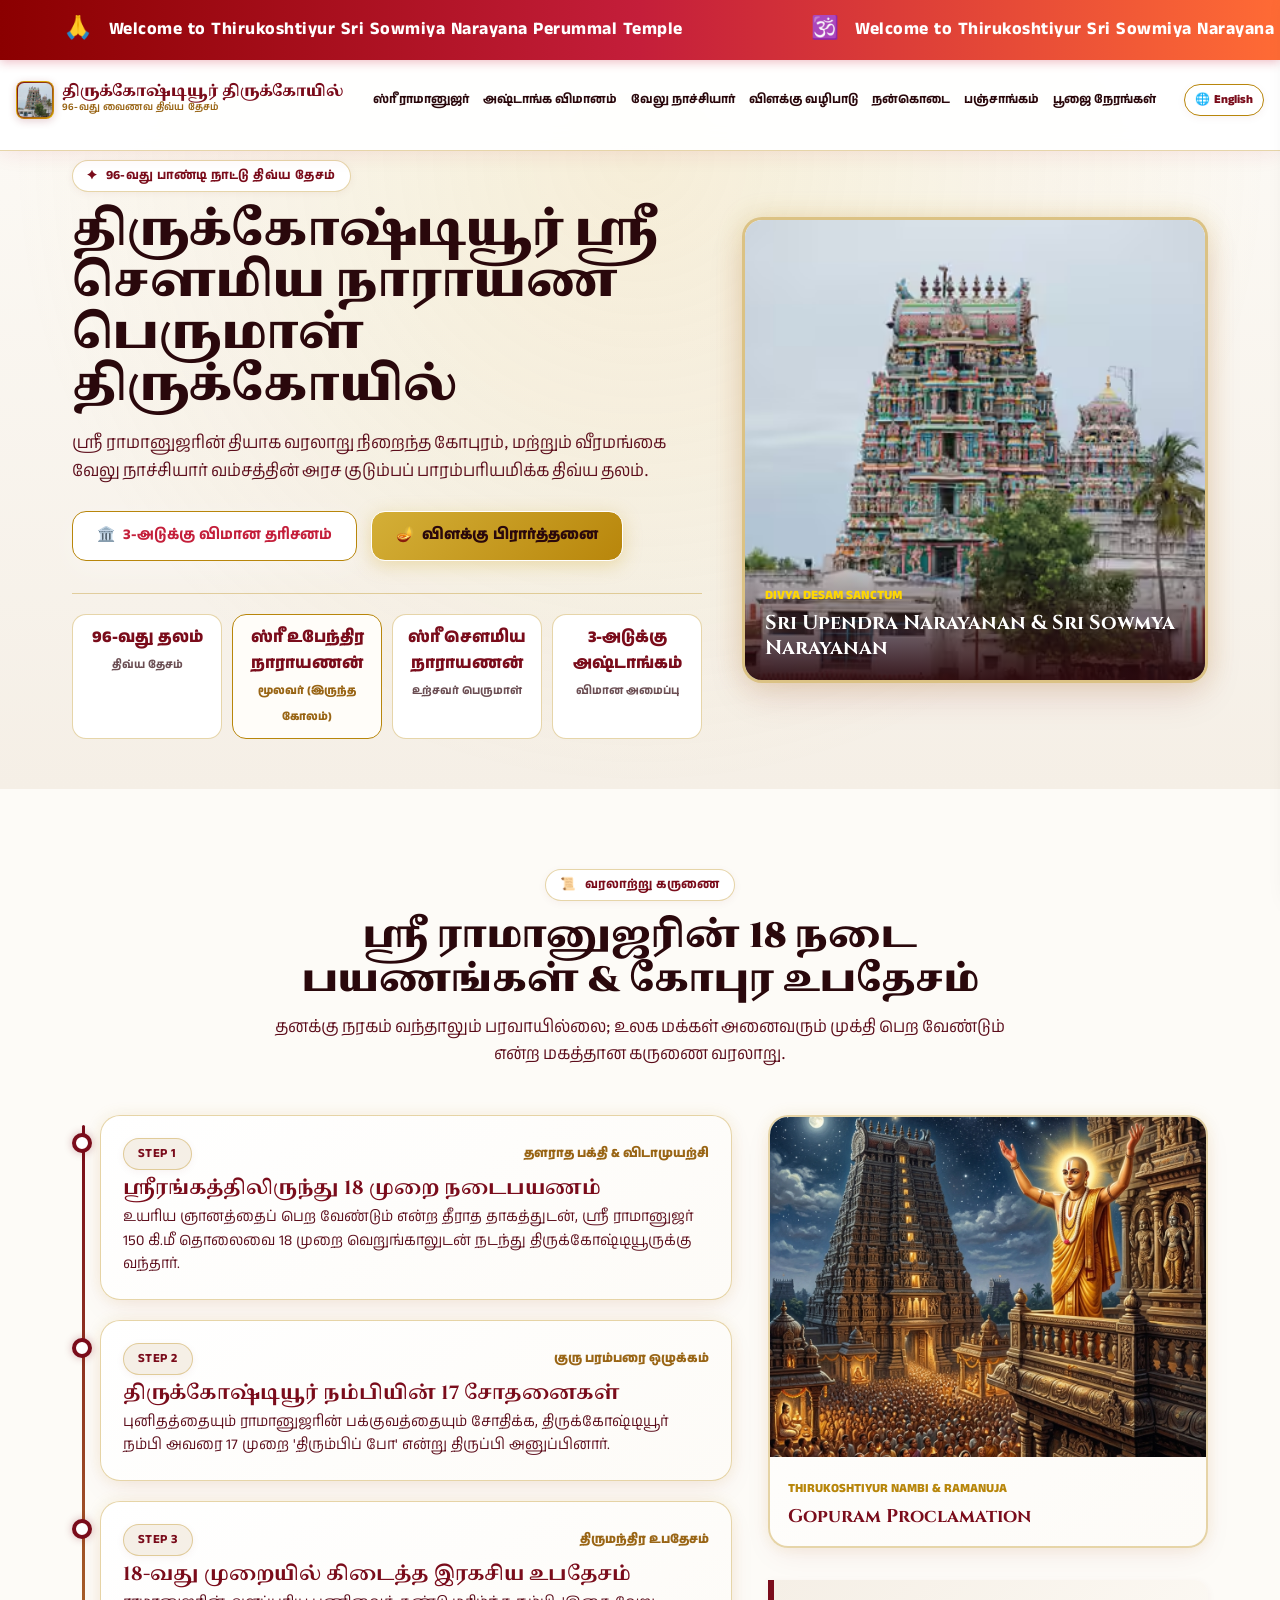
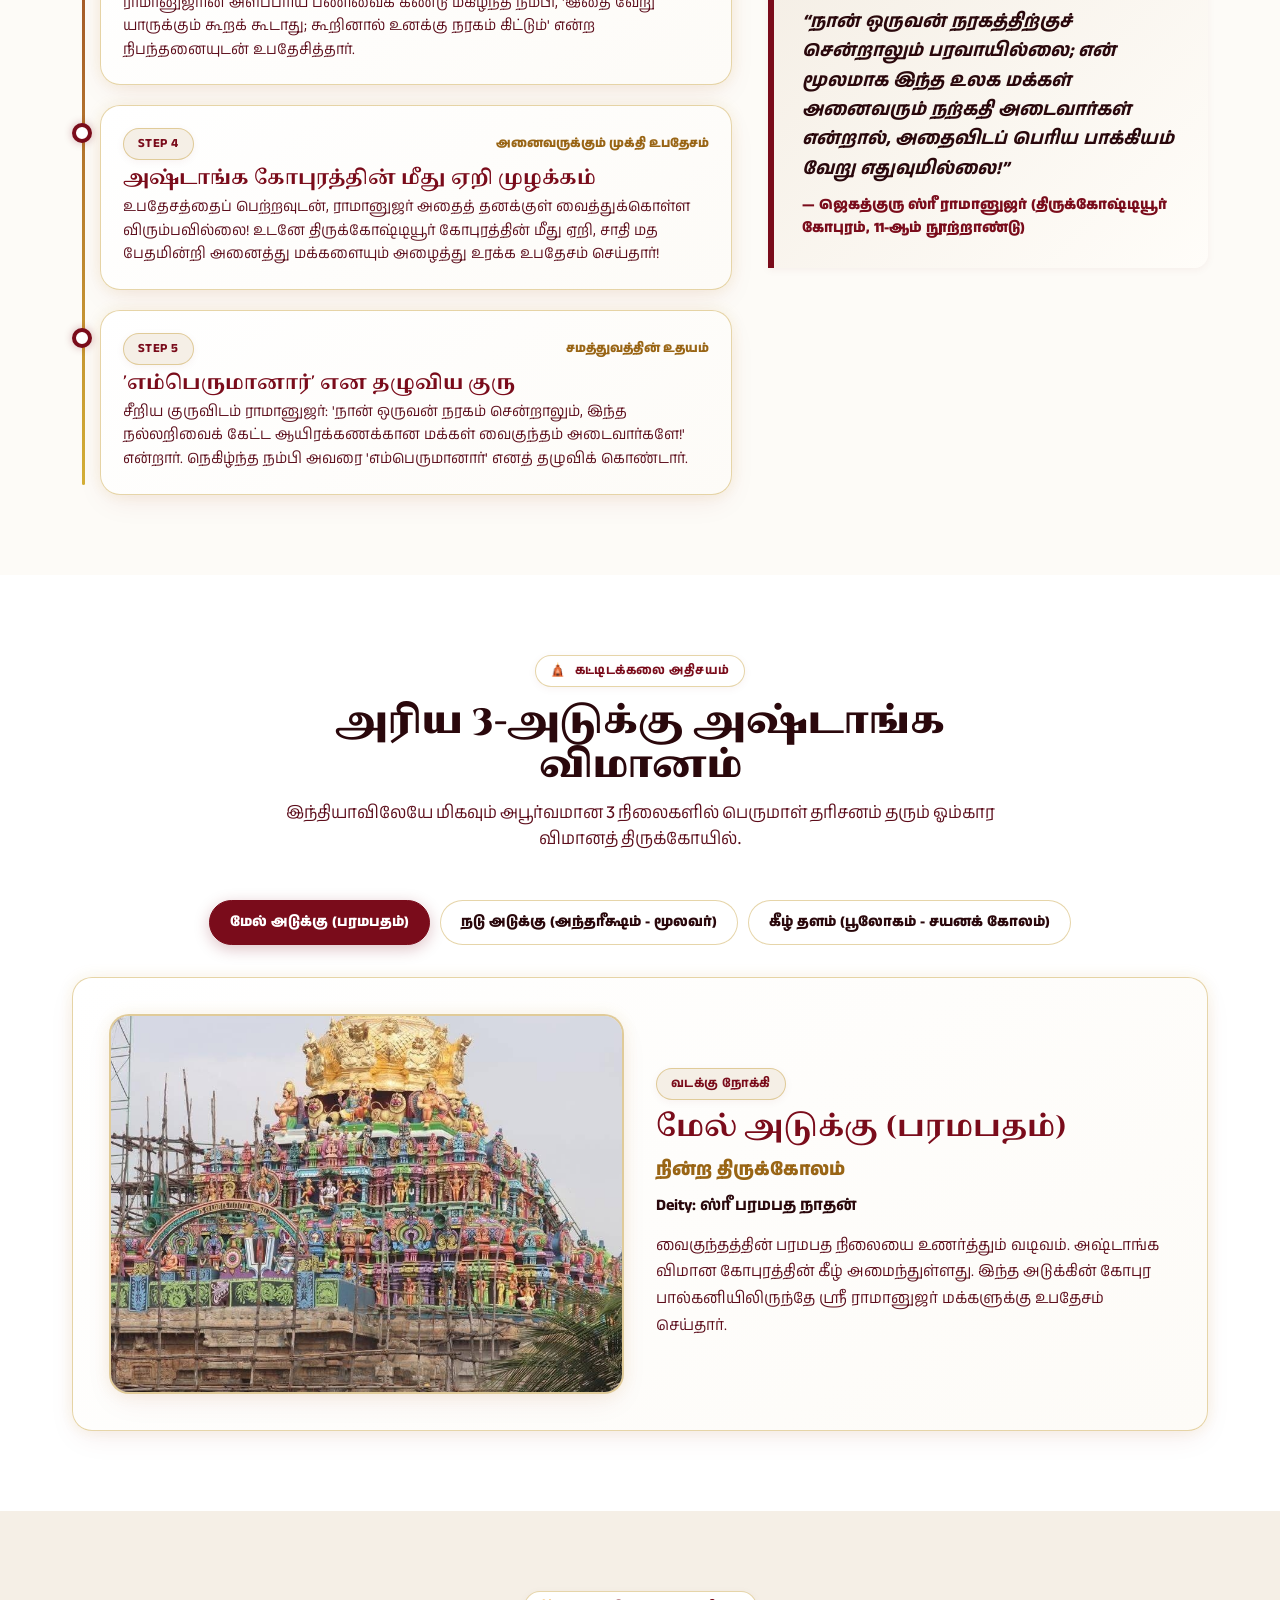
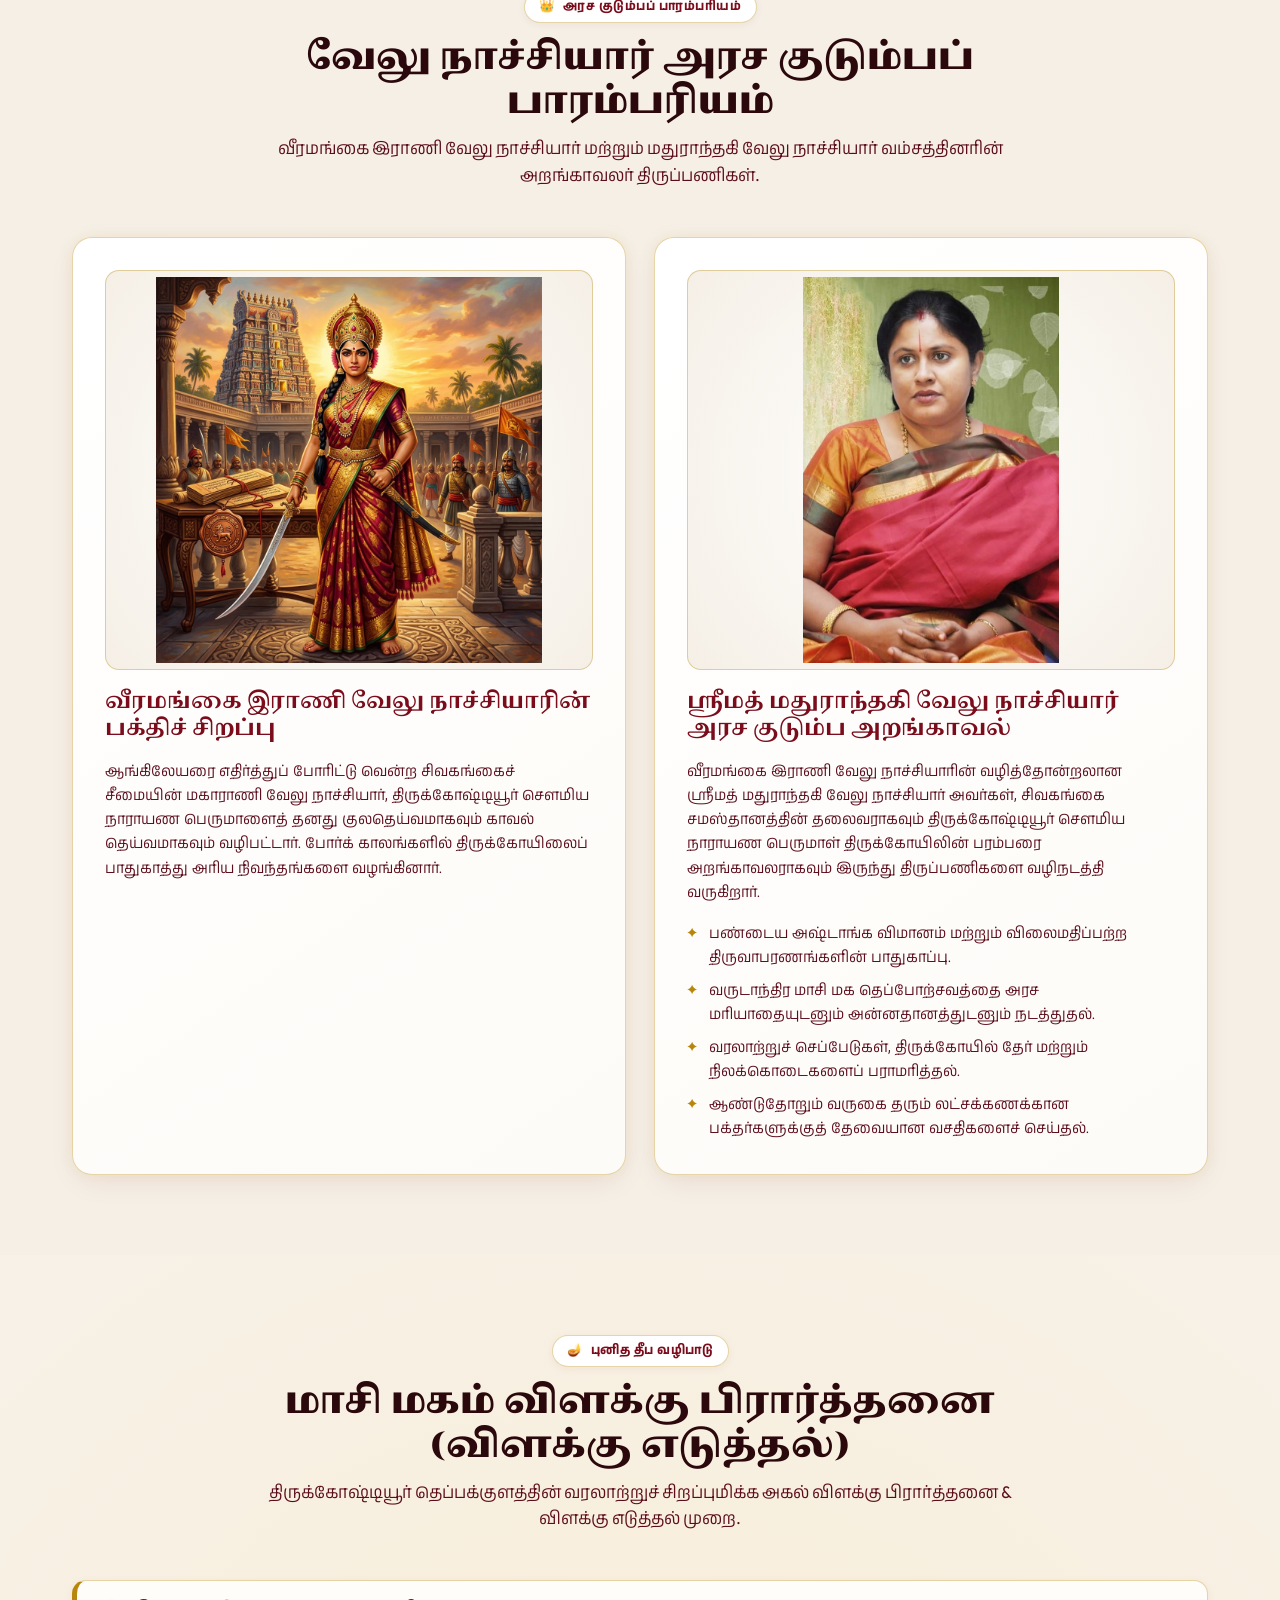
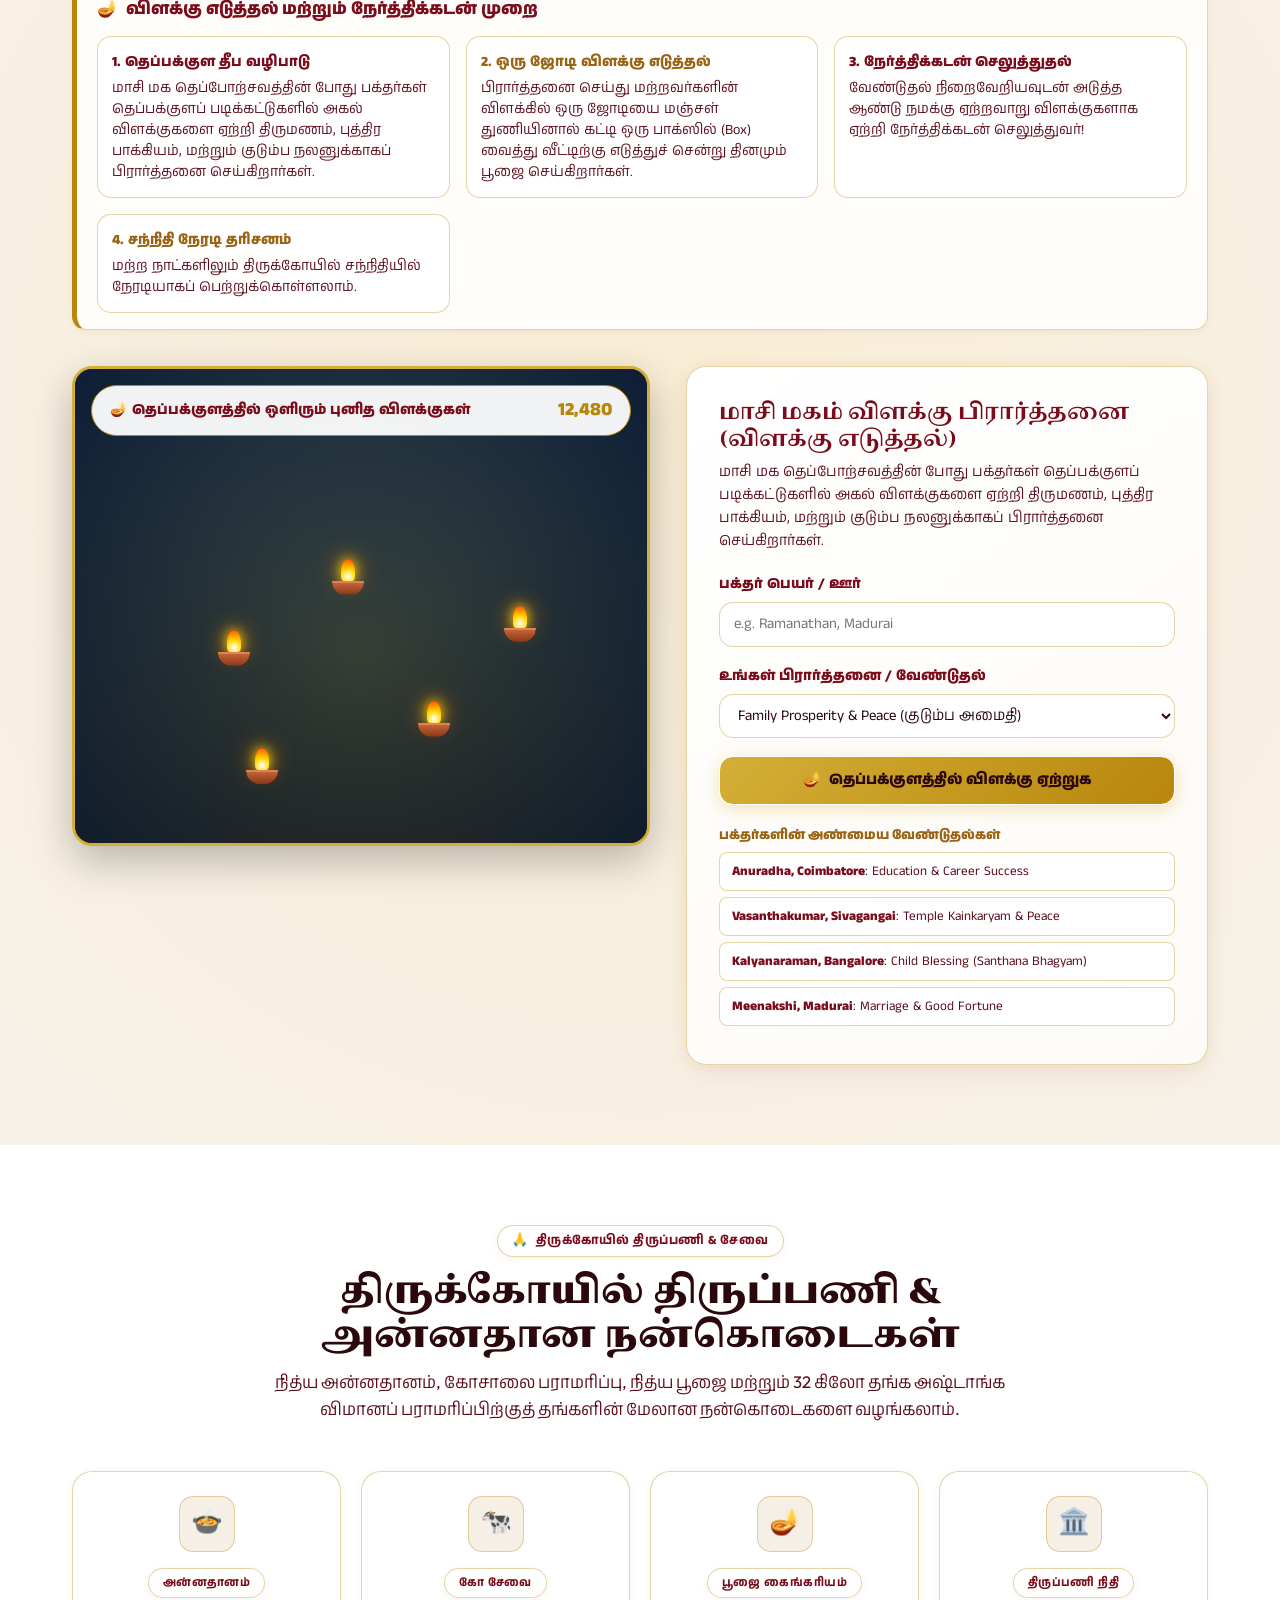
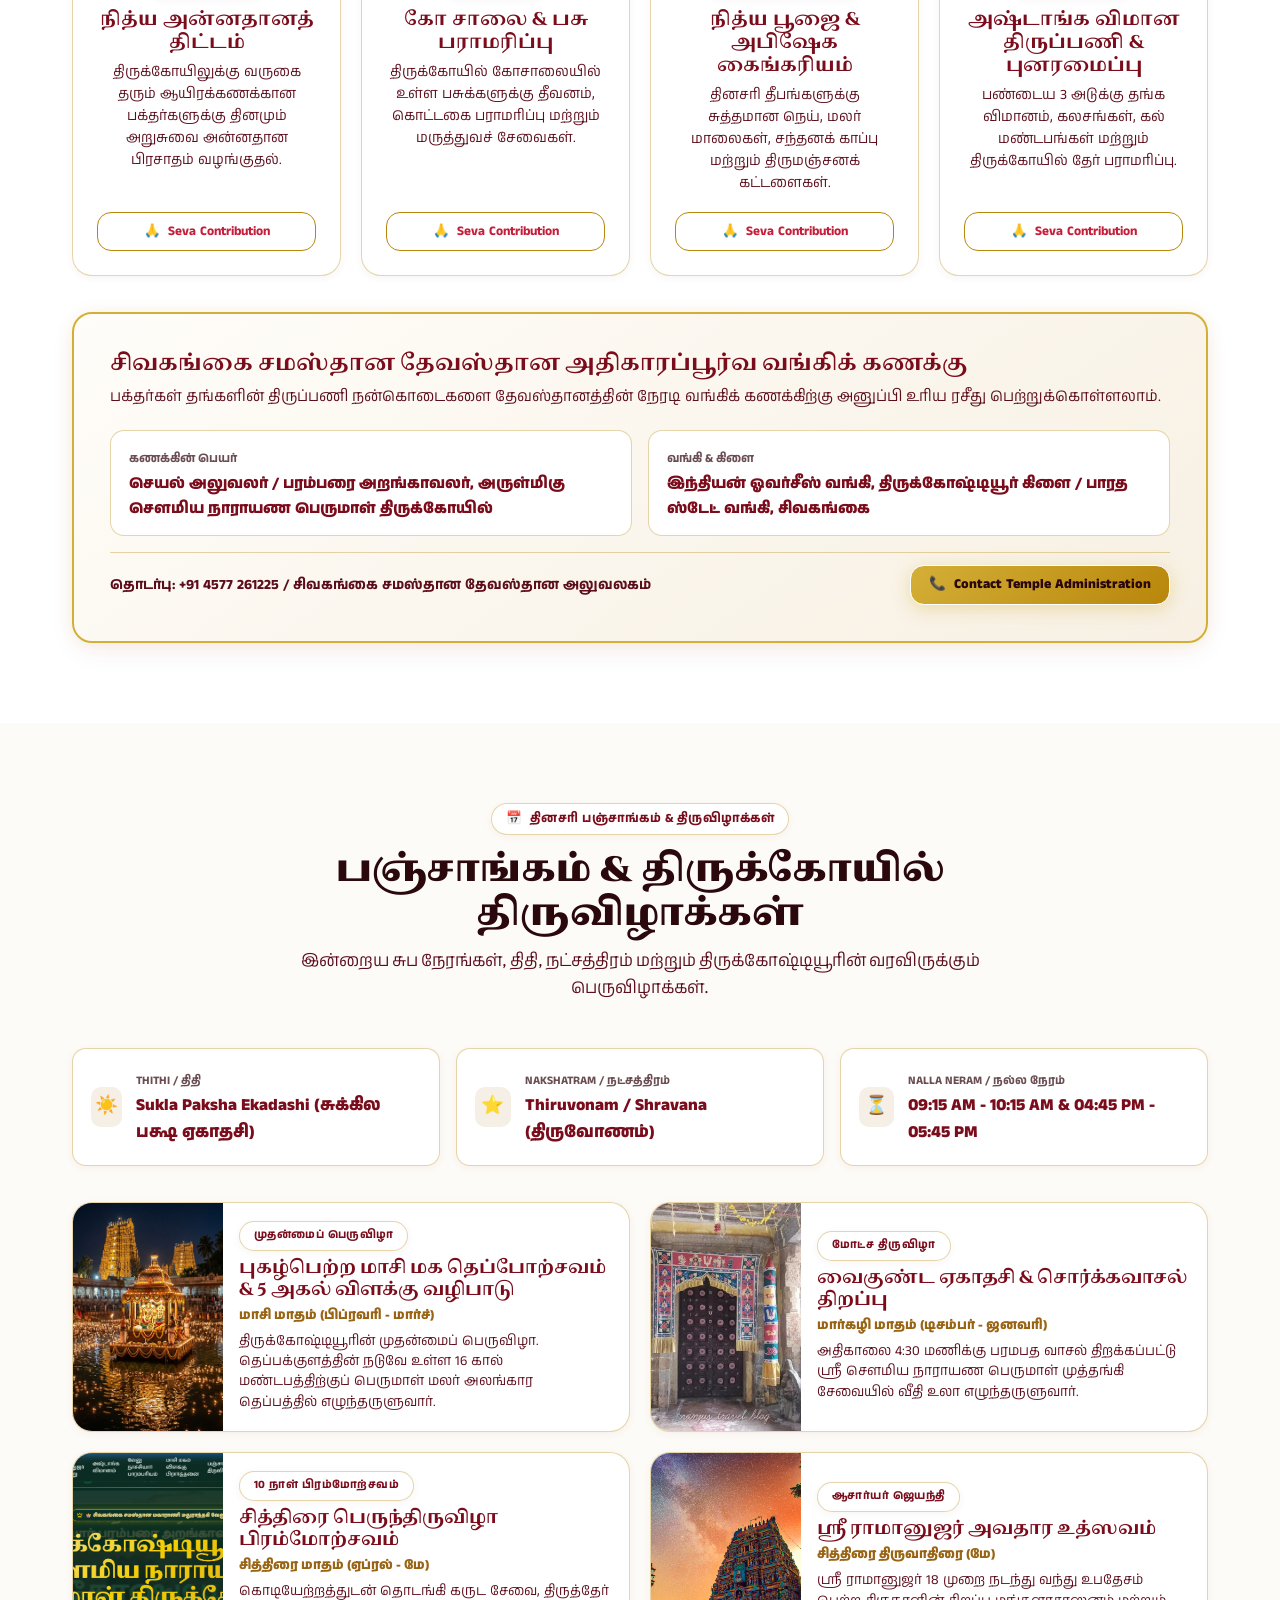
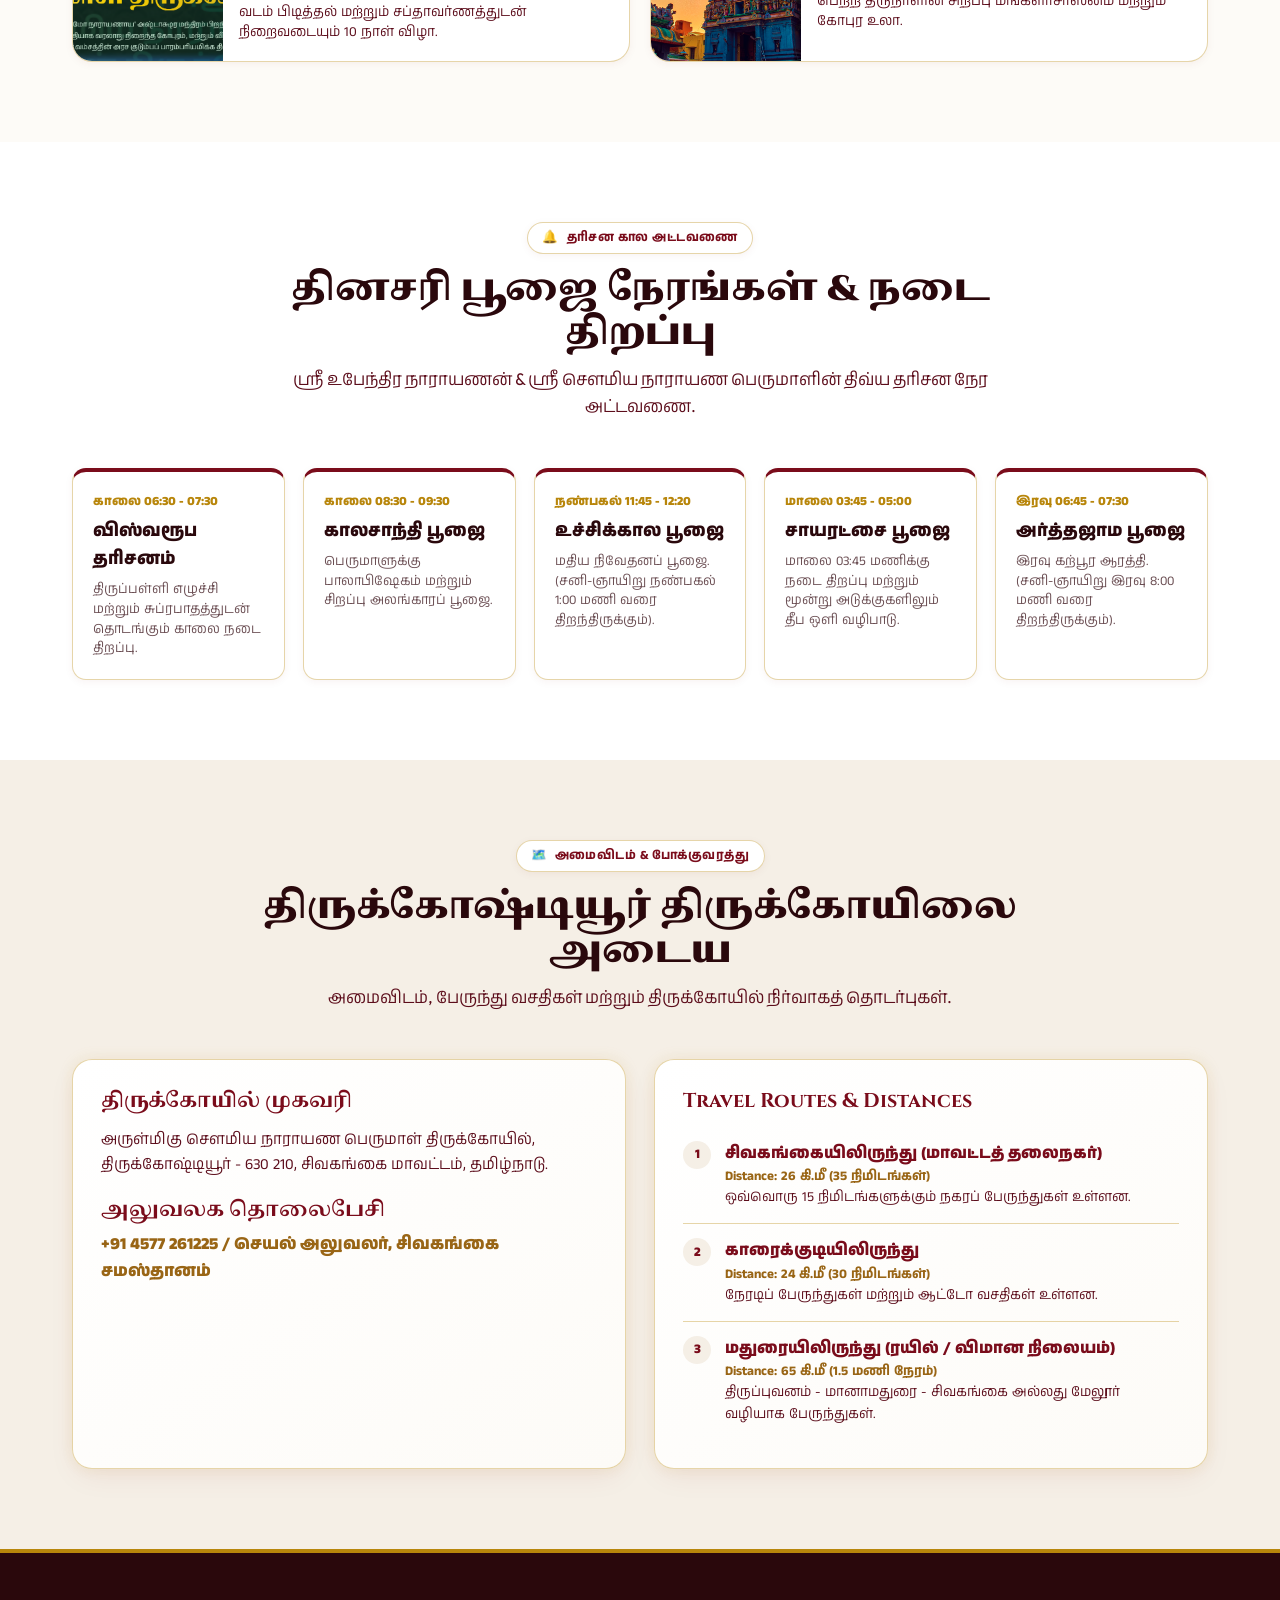
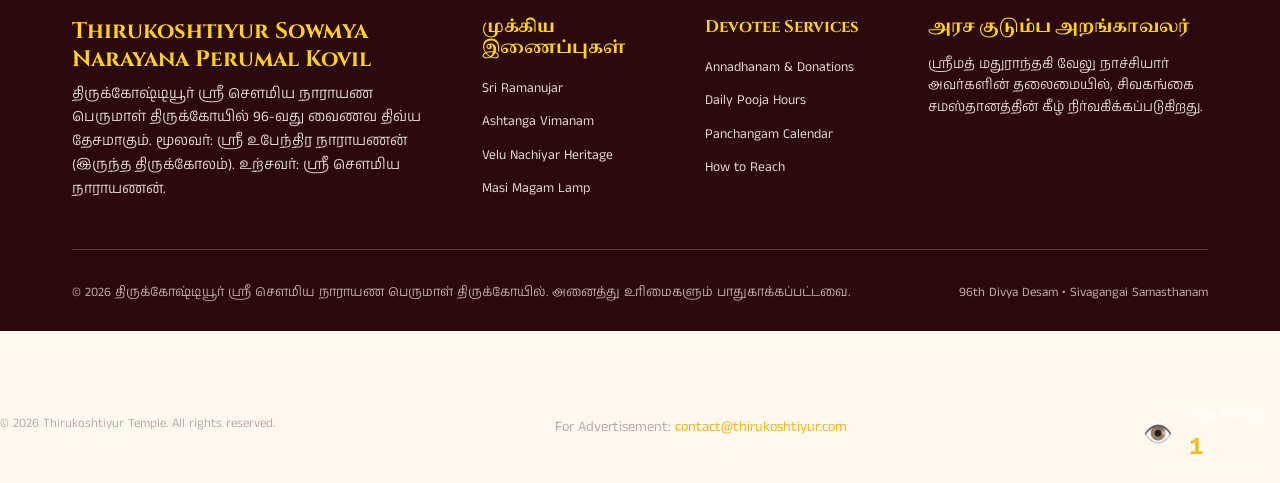
<file: index.html>
<!DOCTYPE html>
<html lang="ta">
<head>
  <meta charset="UTF-8" />
  <meta name="viewport" content="width=device-width, initial-scale=1.0" />
  <title>Thirukoshtiyur Sri Sowmya Narayana Perumal Kovil | 96th Divya Desam | திருக்கோஷ்டியூர்</title>
  <meta name="description" content="Official website of Thirukoshtiyur Sri Sowmya Narayana Perumal Temple - 96th Vaishnava Divya Desam, birthplace of Om Namo Narayanaya mantra, Ramanujar Gopuram revelation & Velu Nachiyar heritage." />
  <meta name="keywords" content="Thirukoshtiyur, Sowmya Narayana Perumal, 96th Divya Desam, Ashtakshara Mantra, Om Namo Narayanaya, Ramanujar Gopuram, Velu Nachiyar, Ashtanga Vimanam, Masi Magam, Teppakulam, Sivagangai" />
  <link rel="icon" type="image/png" href="images/clear_rajagopuram.png" />
  <link rel="apple-touch-icon" href="images/clear_rajagopuram.png" />

  <!-- Google Fonts: Traditional Temple Typography -->
  <link rel="preconnect" href="https://fonts.googleapis.com">
  <link rel="preconnect" href="https://fonts.gstatic.com" crossorigin>
  <link href="https://fonts.googleapis.com/css2?family=Anek+Tamil:wght@300;400;500;600;700;800&family=Catamaran:wght@400;600;700;800;900&family=Cinzel:wght@500;700;800;900&family=Cinzel+Decorative:wght@700;900&family=Marcellus&family=Noto+Serif+Tamil:wght@500;700;800;900&family=Outfit:wght@300;400;500;600;700;800&family=Rozha+One&display=swap" rel="stylesheet">

  <!-- Core Temple Design System -->
  <link rel="stylesheet" href="css/style.css" />
  <link href="https://fonts.googleapis.com/css2?family=Playfair+Display:wght@600;700;800&family=Inter:wght@400;500;600;700&family=Noto+Sans+Tamil:wght@400;600;700&display=swap" rel="stylesheet">
  
  <style>
    * {
      margin: 0;
      padding: 0;
      box-sizing: border-box;
    }
    
    html {
      scroll-behavior: smooth;
      -webkit-font-smoothing: antialiased;
      -moz-osx-font-smoothing: grayscale;
    }
    
    :root {
      --primary: #C41E3A;
      --primary-dark: #8B0000;
      --secondary: #FF6B35;
      --accent: #FFB703;
      --gold: #D4AF37;
      --peacock: #023047;
      --cream: #FFF8F0;
      --white: #FFFFFF;
      --text: #1A1A1A;
      --text-light: #4A4A4A;
    }
    
    body {
      font-family: 'Inter', sans-serif;
      color: var(--text);
      line-height: 1.6;
      background: var(--cream);
      overflow-x: hidden;
      min-height: 100vh;
    }
    
    .tamil {
      font-family: 'Noto Sans Tamil', sans-serif;
    }
    
    /* Language specific display */
    [data-lang]:not([data-lang="en"]) {
      display: none;
    }
    
    body.tamil-mode [data-lang="en"] {
      display: none;
    }
    
    body.tamil-mode [data-lang="ta"] {
      display: block;
    }
    
    body.tamil-mode .tamil {
      font-family: 'Noto Sans Tamil', sans-serif;
    }
    
    /* Professional Master Container System */
    .page-wrapper {
      max-width: 1400px;
      margin: 0 auto;
      padding: 0 2rem;
    }
    
    .content-container {
      max-width: 1200px;
      margin: 0 auto;
      width: 100%;
    }
    
    /* Scrolling Welcome Message Bar */
    .welcome-scroll-bar {
      position: fixed;
      top: 0;
      left: 0;
      right: 0;
      background: linear-gradient(90deg, var(--primary-dark), var(--primary), var(--secondary));
      color: white;
      padding: 0.75rem 0;
      z-index: 1001;
      overflow: hidden;
      box-shadow: 0 2px 10px rgba(196, 30, 58, 0.3);
      cursor: pointer;
    }
    
    .welcome-scroll-content {
      display: flex;
      white-space: nowrap;
      animation: scroll-right-to-left 20s linear infinite;
    }
    
    /* Pause scrolling animation on hover */
    .welcome-scroll-bar:hover .welcome-scroll-content {
      animation-play-state: paused;
    }
    
    /* Pause icon pulse animation on hover */
    .welcome-scroll-bar:hover .welcome-icon {
      animation-play-state: paused;
    }
    
    .welcome-message {
      display: inline-flex;
      align-items: center;
      padding: 0 4rem;
      font-weight: 700;
      font-size: 1.1rem;
      letter-spacing: 0.5px;
    }
    
    .welcome-icon {
      margin-right: 1rem;
      font-size: 1.4rem;
      animation: pulse-welcome 2s ease-in-out infinite;
    }
    
    @keyframes scroll-right-to-left {
      0% {
        transform: translateX(100%);
      }
      100% {
        transform: translateX(-100%);
      }
    }
    
    @keyframes pulse-welcome {
      0%, 100% {
        transform: scale(1);
        opacity: 1;
      }
      50% {
        transform: scale(1.15);
        opacity: 0.9;
      }
    }
    
    /* Modern Navbar */
    .navbar {
      position: fixed;
      top: 50px;
      left: 0;
      right: 0;
      background: rgba(255, 255, 255, 0.95);
      backdrop-filter: blur(10px);
      box-shadow: 0 2px 20px rgba(196, 30, 58, 0.1);
      z-index: 1000;
      padding: 1rem 0;
    }
    
    .nav-content {
      max-width: 1200px;
      margin: 0 auto;
      padding: 0 2rem;
      display: flex;
      align-items: center;
      justify-content: space-between;
    }
    
    .logo {
      display: flex;
      align-items: center;
      gap: 1rem;
      text-decoration: none;
    }
    
    .logo img {
      width: 50px;
      height: 50px;
      filter: drop-shadow(0 2px 8px rgba(196, 30, 58, 0.3));
    }
    
    .logo-text h1 {
      font-size: 1.2rem;
      font-weight: 700;
      color: var(--primary);
      line-height: 1.2;
    }
    
    .logo-text p {
      font-size: 0.85rem;
      color: var(--text-light);
    }
    
    .nav-right {
      display: flex;
      align-items: center;
      gap: 1.5rem;
    }
    
    .nav-menu {
      display: flex;
      gap: 1.5rem;
      list-style: none;
      align-items: center;
    }
    
    .nav-menu a {
      text-decoration: none;
      color: var(--text);
      font-weight: 500;
      transition: color 0.3s;
    }
    
    .nav-menu a:hover {
      color: var(--primary);
    }
    
    /* Language Switcher */
    .lang-switcher {
      background: linear-gradient(135deg, var(--primary), var(--secondary));
      border: none;
      color: white;
      padding: 0.6rem 1rem;
      border-radius: 25px;
      cursor: pointer;
      font-weight: 600;
      font-size: 0.85rem;
      transition: all 0.3s;
      box-shadow: 0 4px 15px rgba(196, 30, 58, 0.3);
      display: flex;
      align-items: center;
      gap: 0.4rem;
      white-space: nowrap;
      flex-shrink: 0;
    }
    
    .lang-switcher:hover {
      transform: translateY(-2px);
      box-shadow: 0 6px 20px rgba(196, 30, 58, 0.4);
    }
    
    .lang-switcher:active {
      transform: translateY(0);
    }
    
    .menu-toggle {
      display: none;
      flex-direction: column;
      gap: 5px;
      cursor: pointer;
      padding: 10px;
    }
    
    .menu-toggle span {
      width: 25px;
      height: 3px;
      background: var(--primary);
      border-radius: 2px;
      transition: 0.3s;
    }
    
    /* Hero Section - Modern & Impressive */
    .hero {
      position: relative;
      height: 100vh;
      min-height: 600px;
      display: flex;
      align-items: center;
      justify-content: center;
      background: linear-gradient(135deg, #C41E3A 0%, #FF6B35 50%, #FFB703 100%);
      overflow: hidden;
      margin-top: 70px;
    }
    
    .hero::before {
      content: '';
      position: absolute;
      top: 0;
      left: 0;
      right: 0;
      bottom: 0;
      background: url('./img/Sowmiyan.jpeg') center/cover no-repeat;
      opacity: 0.2;
      animation: kenburns 20s ease-in-out infinite;
    }
    
    @keyframes kenburns {
      0%, 100% { transform: scale(1); }
      50% { transform: scale(1.1); }
    }
    
    .hero-content {
      position: relative;
      text-align: center;
      color: white;
      max-width: 900px;
      padding: 2rem;
      z-index: 2;
    }
    
    .hero-badge {
      display: inline-block;
      padding: 0.5rem 1.5rem;
      background: rgba(255, 255, 255, 0.2);
      backdrop-filter: blur(10px);
      border-radius: 50px;
      font-size: 0.9rem;
      font-weight: 600;
      margin-bottom: 1.5rem;
      border: 2px solid rgba(255, 255, 255, 0.3);
    }
    
    .hero h1 {
      font-size: clamp(2.5rem, 5vw, 4.5rem);
      font-weight: 800;
      margin-bottom: 1rem;
      text-shadow: 0 4px 30px rgba(0, 0, 0, 0.3);
      line-height: 1.2;
    }
    
    .hero-subtitle {
      font-size: clamp(1.2rem, 2.5vw, 1.8rem);
      margin-bottom: 1rem;
      opacity: 0.95;
      text-shadow: 0 2px 15px rgba(0, 0, 0, 0.3);
    }
    
    .hero-divider {
      display: flex;
      align-items: center;
      gap: 1rem;
      margin: 2rem auto;
      max-width: 400px;
    }
    
    .hero-divider::before,
    .hero-divider::after {
      content: '';
      flex: 1;
      height: 2px;
      background: linear-gradient(90deg, transparent, white, transparent);
    }
    
    .hero-divider img {
      height: 60px;
      filter: drop-shadow(0 4px 20px rgba(255, 255, 255, 0.5));
    }
    
    .hero-mantra {
      font-size: clamp(1.3rem, 2vw, 1.8rem);
      font-weight: 600;
      letter-spacing: 2px;
      margin-bottom: 2.5rem;
      text-shadow: 0 2px 20px rgba(0, 0, 0, 0.4);
    }
    
    .hero-buttons {
      display: flex;
      gap: 1.5rem;
      justify-content: center;
      flex-wrap: wrap;
    }
    
    .btn {
      padding: 1rem 2.5rem;
      border-radius: 50px;
      text-decoration: none;
      font-weight: 600;
      font-size: 1.1rem;
      transition: all 0.3s;
      display: inline-flex;
      align-items: center;
      gap: 0.5rem;
    }
    
    .btn-primary {
      background: white;
      color: var(--primary);
      box-shadow: 0 8px 30px rgba(255, 255, 255, 0.3);
    }
    
    .btn-primary:hover {
      transform: translateY(-3px);
      box-shadow: 0 12px 40px rgba(255, 255, 255, 0.5);
    }
    
    .btn-outline {
      background: transparent;
      color: white;
      border: 2px solid white;
    }
    
    .btn-outline:hover {
      background: white;
      color: var(--primary);
      transform: translateY(-3px);
    }
    
    /* Quick Links Section */
    .quick-links {
      padding: 4rem 2rem;
      background: var(--cream);
    }
    
    .container {
      max-width: 1200px;
      margin: 0 auto;
      padding: 0 2rem;
    }
    
    .section-header {
      text-align: center;
      margin-bottom: 3rem;
    }
    
    .section-title {
      font-size: clamp(2rem, 4vw, 3rem);
      font-weight: 800;
      color: var(--primary);
      margin-bottom: 0.5rem;
    }
    
    .section-subtitle {
      color: var(--text-light);
      font-size: 1.2rem;
    }
    
    .cards-grid {
      display: grid;
      grid-template-columns: repeat(auto-fit, minmax(280px, 1fr));
      gap: 2rem;
    }
    
    .card {
      background: white;
      border-radius: 20px;
      overflow: hidden;
      box-shadow: 0 8px 30px rgba(196, 30, 58, 0.1);
      transition: all 0.3s;
      text-decoration: none;
      color: inherit;
      display: block;
    }
    
    .card:hover {
      transform: translateY(-10px);
      box-shadow: 0 15px 50px rgba(196, 30, 58, 0.2);
    }
    
    .card-image {
      height: 200px;
      background: linear-gradient(135deg, var(--primary), var(--secondary));
      display: flex;
      align-items: center;
      justify-content: center;
      position: relative;
      overflow: hidden;
    }
    
    .card-image::before {
      content: '';
      position: absolute;
      top: 0;
      left: 0;
      right: 0;
      bottom: 0;
      background: url('./assets/images/logo/namam.svg') center/80px no-repeat;
      opacity: 0.1;
    }
    
    .card-icon {
      font-size: 4rem;
      filter: drop-shadow(0 4px 15px rgba(0, 0, 0, 0.2));
    }
    
    .card-body {
      padding: 2rem;
    }
    
    .card-title {
      font-size: 1.5rem;
      font-weight: 700;
      color: var(--primary);
      margin-bottom: 1rem;
    }
    
    .card-text {
      color: var(--text-light);
      line-height: 1.8;
    }
    
    /* Contact CTA */
    .contact-cta {
      padding: 4rem 2rem;
      background: linear-gradient(135deg, var(--primary), var(--secondary));
      color: white;
      text-align: center;
    }
    
    .contact-cta h2 {
      font-size: clamp(2rem, 4vw, 3rem);
      font-weight: 800;
      margin-bottom: 1rem;
    }
    
    .contact-cta p {
      font-size: 1.2rem;
      margin-bottom: 2rem;
      opacity: 0.95;
    }
    
    .contact-methods {
      display: flex;
      gap: 2rem;
      justify-content: center;
      flex-wrap: wrap;
      margin-top: 2rem;
    }
    
    .contact-card {
      background: rgba(255, 255, 255, 0.15);
      backdrop-filter: blur(10px);
      border: 2px solid rgba(255, 255, 255, 0.3);
      border-radius: 20px;
      padding: 2rem;
      min-width: 250px;
      transition: all 0.3s;
    }
    
    .contact-card:hover {
      background: rgba(255, 255, 255, 0.25);
      transform: translateY(-5px);
    }
    
    .contact-card-icon {
      font-size: 3rem;
      margin-bottom: 1rem;
    }
    
    .contact-card h3 {
      font-size: 1.2rem;
      margin-bottom: 0.5rem;
    }
    
    .contact-card a {
      color: white;
      text-decoration: none;
      font-weight: 600;
      font-size: 1.1rem;
    }
    
    /* Footer */
    .footer {
      background: var(--peacock);
      color: white;
      padding: 3rem 2rem 1rem;
    }
    
    .footer-content {
      max-width: 1200px;
      margin: 0 auto;
      display: grid;
      grid-template-columns: repeat(auto-fit, minmax(250px, 1fr));
      gap: 3rem;
      margin-bottom: 2rem;
    }
    
    .footer-section h3 {
      margin-bottom: 1rem;
      font-size: 1.3rem;
    }
    
    .footer-section p,
    .footer-section a {
      color: rgba(255, 255, 255, 0.8);
      text-decoration: none;
      line-height: 2;
      display: block;
    }
    
    .footer-section a:hover {
      color: var(--accent);
    }
    
    .footer-bottom {
      text-align: center;
      padding-top: 2rem;
      border-top: 1px solid rgba(255, 255, 255, 0.2);
    }
    
    /* Visitor Counter */
    .visitor-counter {
      margin-top: 1.5rem;
      padding: 1rem;
      display: inline-flex;
      align-items: center;
      gap: 1rem;
      background: rgba(255, 255, 255, 0.1);
      border-radius: 10px;
      backdrop-filter: blur(10px);
    }
    
    .visitor-counter-icon {
      font-size: 1.5rem;
    }
    
    .visitor-counter-content {
      text-align: left;
    }
    
    .visitor-counter-label {
      font-size: 0.85rem;
      color: rgba(255, 255, 255, 0.7);
      margin-bottom: 0.2rem;
    }
    
    .visitor-counter-number {
      font-size: 1.5rem;
      font-weight: 700;
      color: var(--accent);
      font-family: 'Courier New', monospace;
      letter-spacing: 2px;
    }
    
    /* Tablet Responsive */
    @media (max-width: 1200px) {
      .navbar {
        padding: 1rem;
      }
      
      .nav-menu {
        gap: 1.2rem;
      }
      
      .nav-menu a {
        font-size: 0.9rem;
      }
      
      .nav-right {
        gap: 1.2rem;
      }
      
      .lang-switcher {
        padding: 0.5rem 0.9rem;
        font-size: 0.8rem;
        gap: 0.3rem;
      }
    }
    
    @media (max-width: 992px) {
      .nav-menu {
        gap: 1rem;
      }
      
      .nav-menu a {
        font-size: 0.85rem;
      }
      
      .nav-right {
        gap: 1rem;
      }
    }
    
    /* 
    /* Mobile Responsive */
    @media (max-width: 768px) {
      .navbar {
        padding: 1rem 0;
      }
      
      .nav-content {
        padding: 0 1rem;
      }
      
      .container,
      .content-container,
      .page-wrapper {
        padding: 0 1rem;
      }
      
      .footer-content {
        padding: 0 1rem;
      }
      
      .welcome-scroll-bar {
        padding: 0.5rem 0;
      }
      
      .welcome-message {
        font-size: 0.9rem;
        padding: 0 2rem;
      }
      
      .welcome-icon {
        font-size: 1.2rem;
        margin-right: 0.7rem;
      }
      
      .navbar {
        top: 45px;
      }
      
      .nav-right {
        position: fixed;
        top: 120px;
        left: -100%;
        width: 100%;
        height: calc(100vh - 120px);
        background: white;
        flex-direction: column;
        padding: 2rem;
        transition: left 0.3s;
        box-shadow: 0 5px 20px rgba(0, 0, 0, 0.1);
      }
      
      .nav-right.active {
        left: 0;
      }
      
      .nav-menu {
        flex-direction: column;
        width: 100%;
      }
      
      .lang-switcher {
        width: 100%;
        justify-content: center;
      }
      
      .menu-toggle {
        display: flex;
      }
      
      .hero {
        margin-top: 65px;
        min-height: 500px;
      }
      
      .deity-content {
        grid-template-columns: 1fr;
        gap: 2rem;
      }
      
      .contact-methods {
        flex-direction: column;
      }
    }
  </style>
</head>
<body class="lang-ta">

  <!-- ================= Scrolling Welcome Message Bar (Home Page Only) ================= -->
  <div class="welcome-scroll-bar">
    <div class="welcome-scroll-content">
      <div class="welcome-message">
        <span class="welcome-icon">🙏</span>
        <span>Welcome to Thirukoshtiyur Sri Sowmiya Narayana Perummal Temple</span>
      </div>
      <div class="welcome-message">
        <span class="welcome-icon">🕉️</span>
        <span>Welcome to Thirukoshtiyur Sri Sowmiya Narayana Perummal Temple</span>
      </div>
      <div class="welcome-message">
        <span class="welcome-icon">🙏</span>
        <span>Welcome to Thirukoshtiyur Sri Sowmiya Narayana Perummal Temple</span>
      </div>
      <div class="welcome-message">
        <span class="welcome-icon">🕉️</span>
        <span>Welcome to Thirukoshtiyur Sri Sowmiya Narayana Perummal Temple</span>
      </div>
    </div>
  </div>

  <!-- ================= Sticky Navigation Bar ================= -->
  <header class="navbar">
    <div class="navbar-inner">
      <!-- Brand / Logo -->
      <a href="#" class="brand-logo">
        <div class="brand-icon-wrap" style="overflow: hidden; padding: 1px;">
          <img src="images/clear_rajagopuram.png" alt="Thirukoshtiyur Rajagopuram" style="width: 100%; height: 100%; object-fit: cover; border-radius: 6px;" />
        </div>
        <div>
          <div id="navbarBrandTitle" class="brand-title">திருக்கோஷ்டியூர் திருக்கோயில்</div>
          <div id="navbarBrandSubtitle" class="brand-subtitle">96-வது வைணவ திவ்ய தேசம்</div>
        </div>
      </a>

      <!-- Desktop Nav Links -->
      <nav class="nav-links-wrap">
        <ul id="navLinks" class="nav-links">
          <!-- Populated dynamically via JS -->
        </ul>
      </nav>

      <!-- Nav Actions (Lang switch, Mobile) -->
      <div class="nav-actions">
        <button id="langToggleBtn" class="lang-switch-btn">
          <span>🌐</span>
          <span>English</span>
        </button>
        <button id="mobileMenuBtn" class="mobile-menu-btn" aria-label="Open Menu">
          ☰
        </button>
      </div>
    </div>
  </header>

  <!-- ================= Mobile Drawer Navigation ================= -->
  <div id="mobileNavOverlay" class="mobile-nav-overlay"></div>
  <div id="mobileNavDrawer" class="mobile-nav-drawer">
    <div style="display: flex; justify-content: space-between; align-items: center; border-bottom: 1px solid var(--border-gold); padding-bottom: 12px;">
      <div style="font-weight: 800; color: var(--accent-maroon); font-size: 1.1rem;">Navigation Menu</div>
      <button id="mobileCloseBtn" style="background: none; border: none; font-size: 1.5rem; color: var(--accent-maroon); cursor: pointer;">✕</button>
    </div>
    <div style="display: flex; gap: 8px; margin: 8px 0;">
      <button id="mobileLangToggleBtn" class="lang-switch-btn" style="width: 100%; justify-content: center;">
        <span>🌐</span> <span>English</span>
      </button>
    </div>
    <nav id="mobileNavLinks" style="display: flex; flex-direction: column; gap: 8px;">
      <!-- Populated dynamically via JS -->
    </nav>
  </div>

  <!-- ================= Main Content Sections ================= -->
  <main>
    <!-- Hero Section -->
    <section id="hero" class="hero-section">
      <div class="container" id="heroContent">
        <!-- Rendered by main.js -->
      </div>
    </section>

    <!-- Sri Ramanujar 18 Journeys & Gopuram Section -->
    <section id="ramanuja" class="section-padding" style="background: var(--bg-temple-light);">
      <div class="container" id="ramanujaContent">
        <!-- Rendered by main.js -->
      </div>
    </section>

    <!-- 3-Tier Ashtanga Vimanam Section -->
    <section id="vimanam" class="section-padding" style="background: #FFFFFF;">
      <div class="container" id="vimanamContent">
        <!-- Rendered by main.js -->
      </div>
    </section>

    <!-- Velu Nachiyar & Madhurandhagi Royal Heritage -->
    <section id="heritage" class="section-padding" style="background: var(--bg-temple-linen);">
      <div class="container" id="heritageContent">
        <!-- Rendered by main.js -->
      </div>
    </section>

    <!-- Masi Magam Virtual Lamp Lighting Ritual -->
    <section id="lamp" class="lamp-section">
      <div class="container" id="lampContent">
        <!-- Rendered by main.js -->
      </div>
    </section>

    <!-- Temple Donations & Endowments Section -->
    <section id="donations" class="section-padding" style="background: #FFFFFF;">
      <div class="container" id="donationsContent">
        <!-- Rendered by main.js -->
      </div>
    </section>

    <!-- Panchangam & Upcoming Festivals -->
    <section id="panchangam" class="section-padding" style="background: var(--bg-temple-light);">
      <div class="container" id="panchangamContent">
        <!-- Rendered by main.js -->
      </div>
    </section>

    <!-- Daily Pooja Timings -->
    <section id="pooja" class="section-padding" style="background: #FFFFFF;">
      <div class="container" id="poojaContent">
        <!-- Rendered by main.js -->
      </div>
    </section>

    <!-- Travel Routes & How to Reach -->
    <section id="reach" class="section-padding" style="background: var(--bg-temple-linen);">
      <div class="container" id="travelContent">
        <!-- Rendered by main.js -->
      </div>
    </section>
  </main>

  <!-- ================= Rich Temple Footer ================= -->
  <footer class="temple-footer">
    <div class="container" id="footerContent">
      <!-- Rendered by main.js -->
    </div>
  </footer>

  <!-- ================= Client JavaScript ================= -->
  <script src="js/main.js"></script>
    </div>
    
    <div class="footer-bottom">
      <p data-lang="en">© 2026 Thirukoshtiyur Temple. All rights reserved.</p>
      <p data-lang="ta" class="tamil">© 2026 திருக்கோஷ்டியூர் கோயில். அனைத்து உரிமைகளும் பாதுகாக்கப்பட்டவை.</p>
      <p style="margin-top: 0.5rem; font-size: 0.9rem;" data-lang="en">For Advertisement: <a href="mailto:contact@thirukoshtiyur.com" style="color: var(--accent); text-decoration: none;">contact@thirukoshtiyur.com</a></p>
      <p style="margin-top: 0.5rem; font-size: 0.9rem;" data-lang="ta" class="tamil">விளம்பரத்திற்கு: <a href="mailto:contact@thirukoshtiyur.com" style="color: var(--accent); text-decoration: none;">contact@thirukoshtiyur.com</a></p>
      
      <!-- Visitor Counter -->
      <div class="visitor-counter">
        <div class="visitor-counter-icon">👁️</div>
        <div class="visitor-counter-content">
          <div class="visitor-counter-label" data-lang="en">Total Visitors</div>
          <div class="visitor-counter-label tamil" data-lang="ta">மொத்த பார்வையாளர்கள்</div>
          <div class="visitor-counter-number" id="visitor-count">Loading...</div>
        </div>
      </div>
    </div>
  </footer>

  <script>
    // Language Toggle Function
    function toggleLanguage() {
      const body = document.body;
      const currentLang = body.classList.contains('tamil-mode') ? 'ta' : 'en';
      
      if (currentLang === 'en') {
        body.classList.add('tamil-mode');
        document.documentElement.lang = 'ta';
        localStorage.setItem('preferred-language', 'ta');
      } else {
        body.classList.remove('tamil-mode');
        document.documentElement.lang = 'en';
        localStorage.setItem('preferred-language', 'en');
      }
    }
    
    // Load saved language preference (default to English)
    window.addEventListener('DOMContentLoaded', () => {
      const savedLang = localStorage.getItem('preferred-language');
      // Default is English, so only switch if Tamil is saved
      if (savedLang === 'ta') {
        document.body.classList.add('tamil-mode');
        document.documentElement.lang = 'ta';
      }
    });
    
    // Smooth scroll
    document.querySelectorAll('a[href^="#"]').forEach(anchor => {
      anchor.addEventListener('click', function (e) {
        e.preventDefault();
        const target = document.querySelector(this.getAttribute('href'));
        if (target) {
          target.scrollIntoView({ behavior: 'smooth', block: 'start' });
        }
      });
    });
    
    // Navbar background on scroll
    window.addEventListener('scroll', () => {
      const navbar = document.querySelector('.navbar');
      if (window.scrollY > 50) {
        navbar.style.boxShadow = '0 2px 30px rgba(196, 30, 58, 0.15)';
      } else {
        navbar.style.boxShadow = '0 2px 20px rgba(196, 30, 58, 0.1)';
      }
    });
    
    // Visitor Counter
    function initVisitorCounter() {
      const counterElement = document.getElementById('visitor-count');
      
      // Option 1: Using CountAPI (free service)
      // Visit https://countapi.xyz for more details
      const namespace = 'thirukoshtiyur.com';
      const key = 'homepage-visitors';
      
      fetch(`https://api.countapi.xyz/hit/${namespace}/${key}`)
        .then(response => response.json())
        .then(data => {
          counterElement.textContent = formatNumber(data.value);
        })
        .catch(error => {
          console.log('Using localStorage counter as fallback');
          // Fallback to localStorage counter
          let count = parseInt(localStorage.getItem('visitor-count') || '0');
          count++;
          localStorage.setItem('visitor-count', count);
          counterElement.textContent = formatNumber(count);
        });
    }
    
    // Format number with commas (e.g., 1,234,567)
    function formatNumber(num) {
      return num.toString().replace(/\B(?=(\d{3})+(?!\d))/g, ",");
    }
    
    // Initialize visitor counter on page load
    window.addEventListener('DOMContentLoaded', () => {
      initVisitorCounter();
    });
  </script>
</body>
</html>
</file>
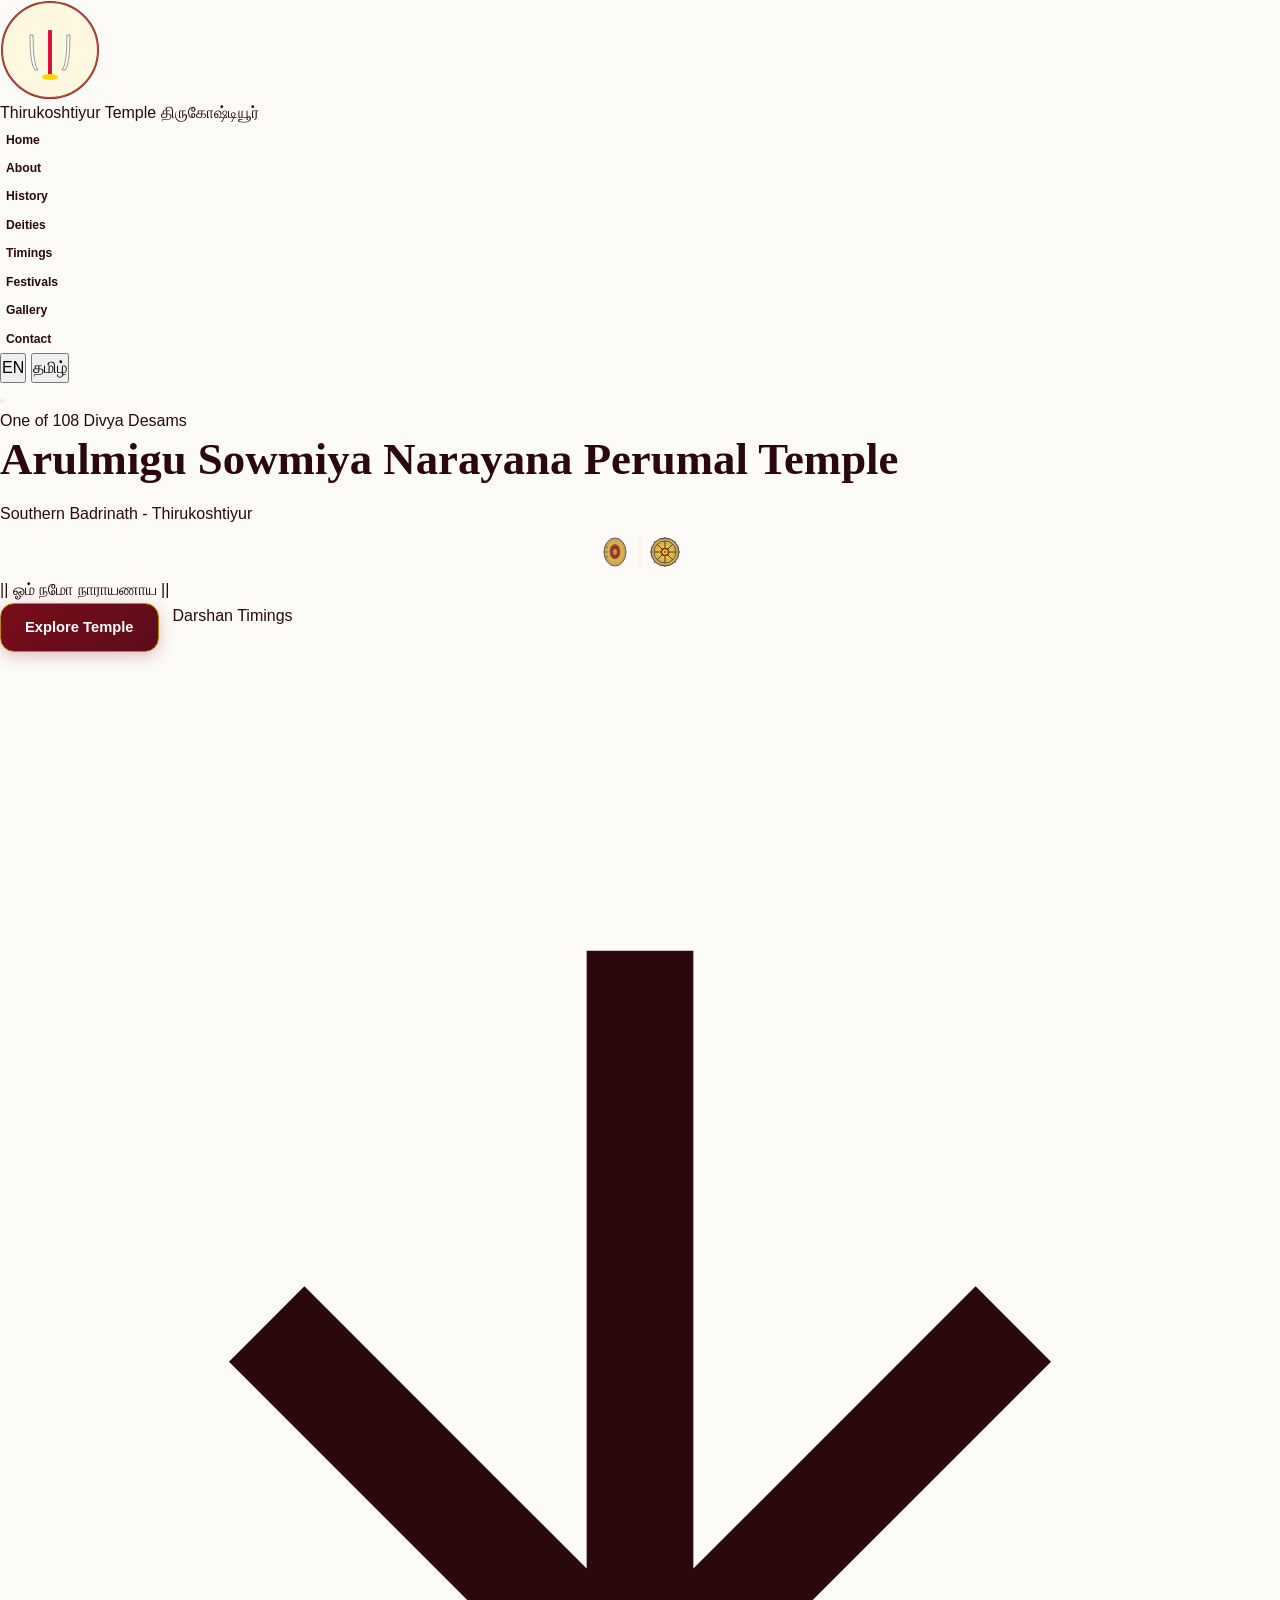
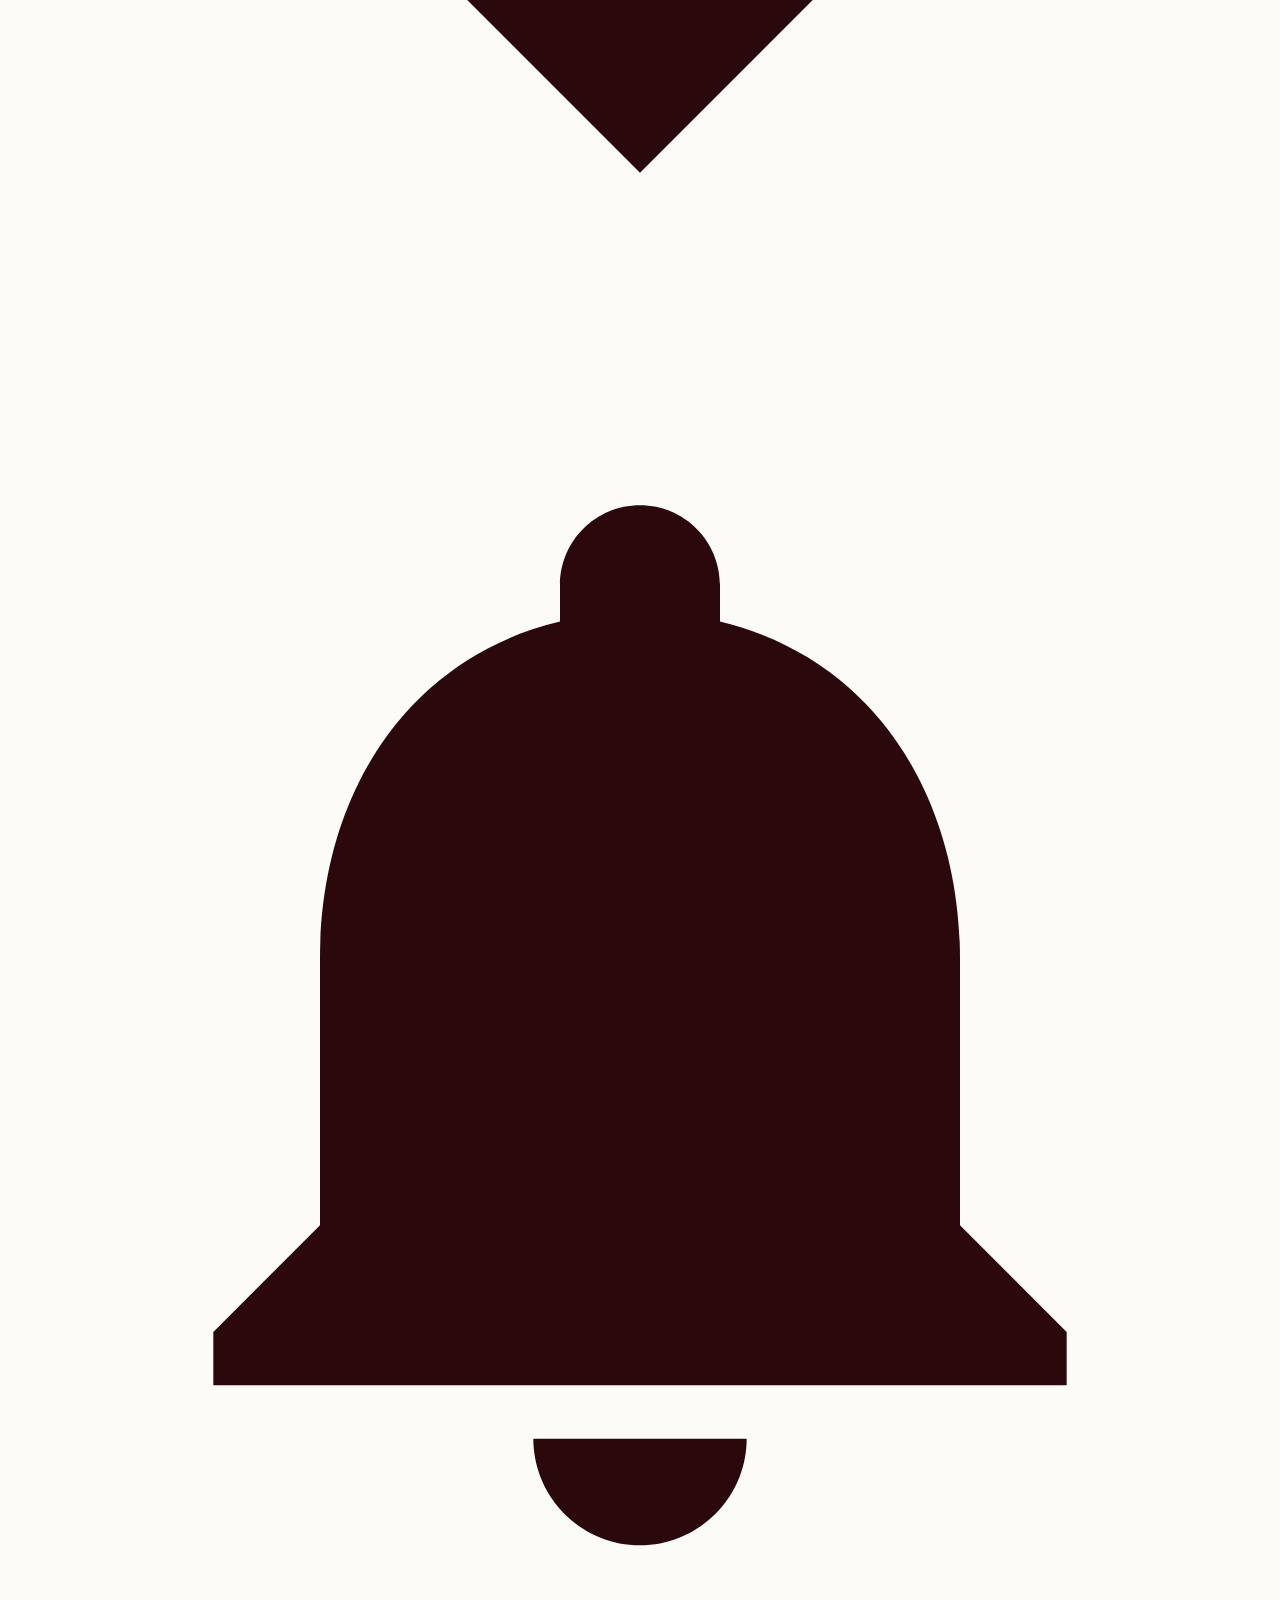
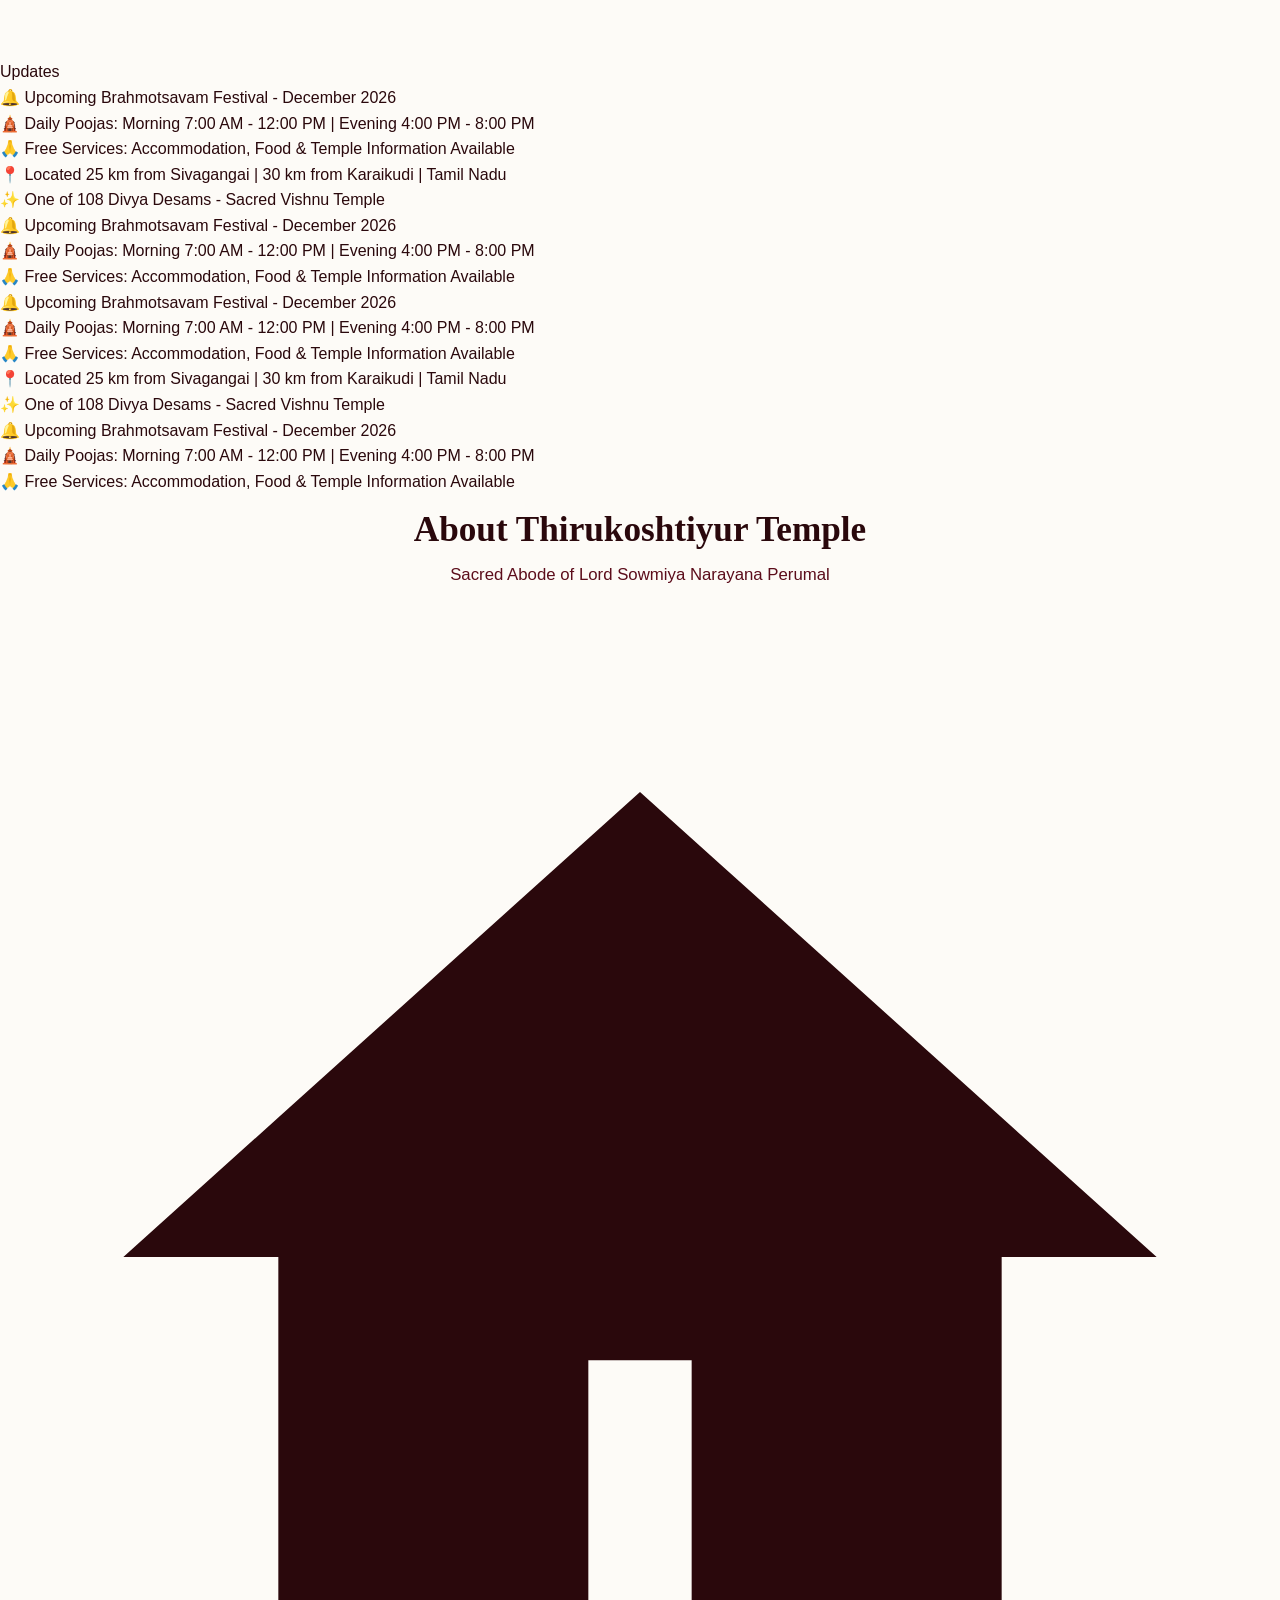
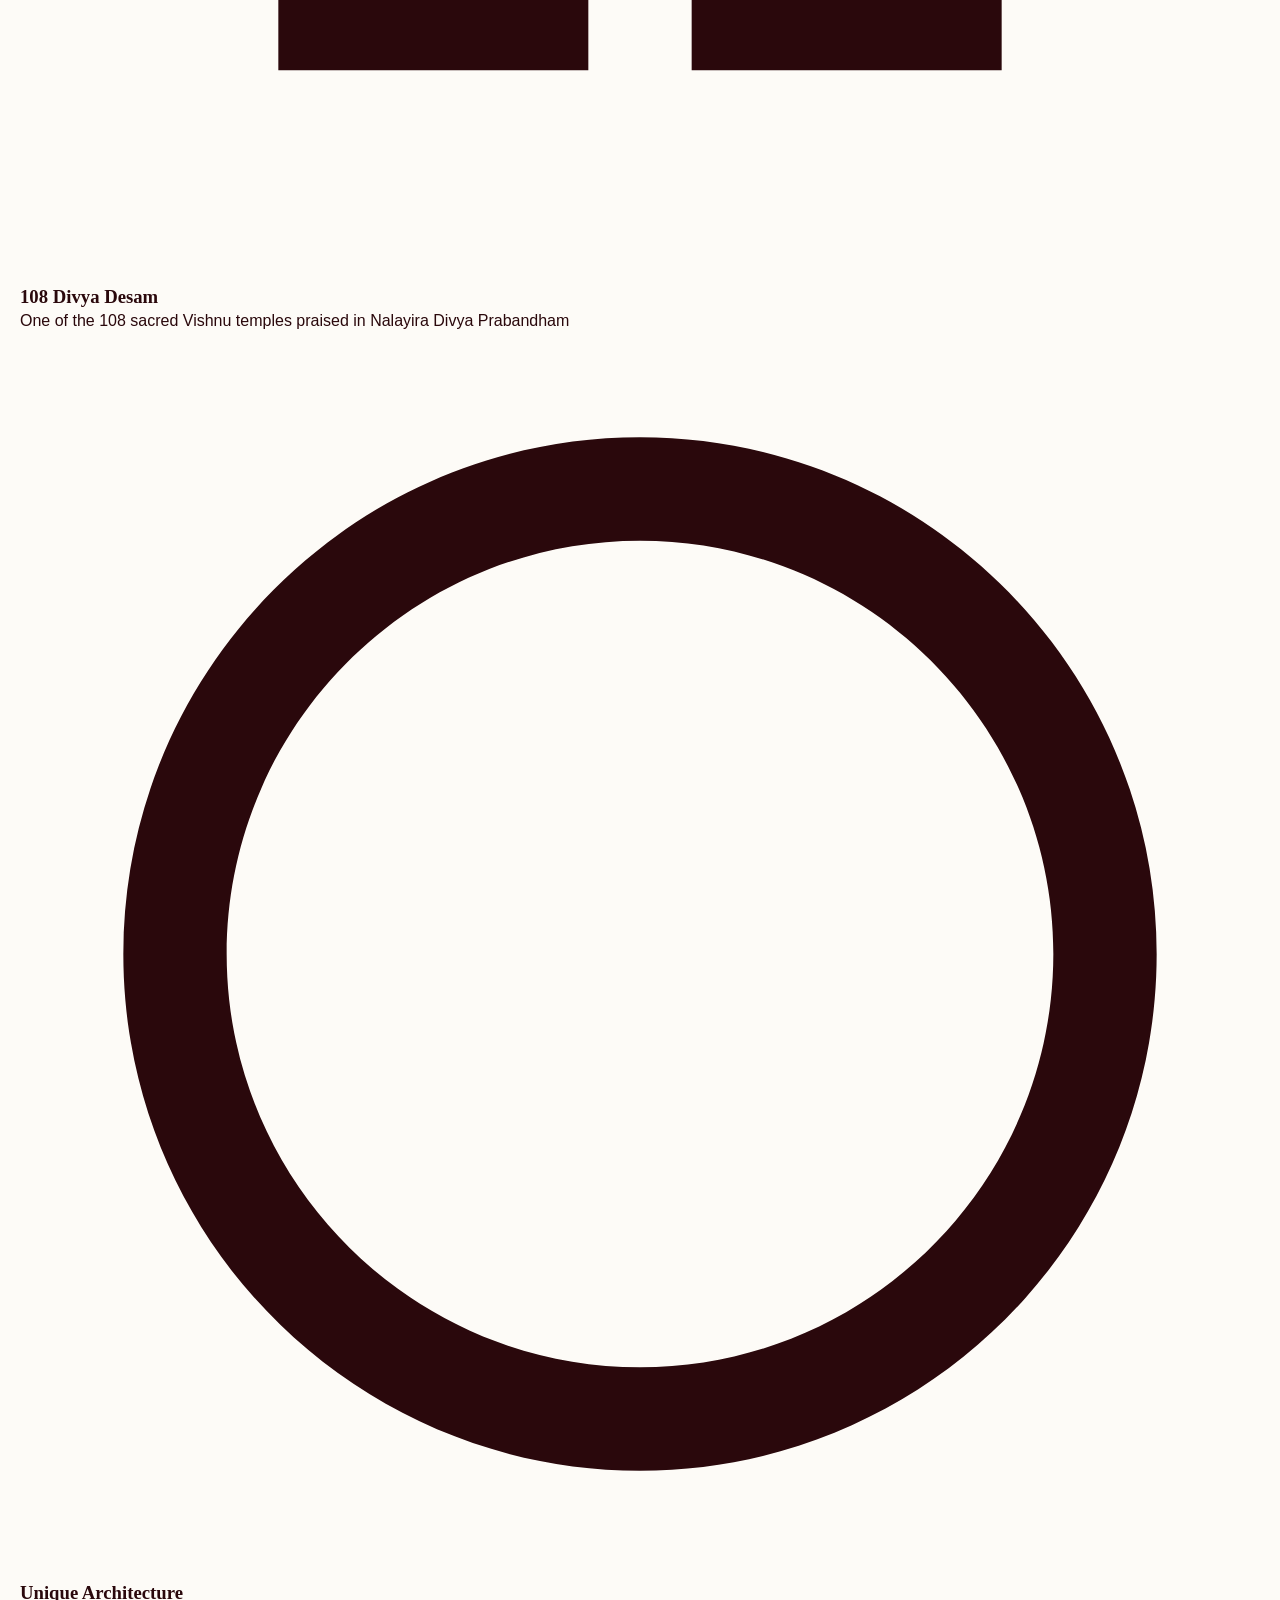
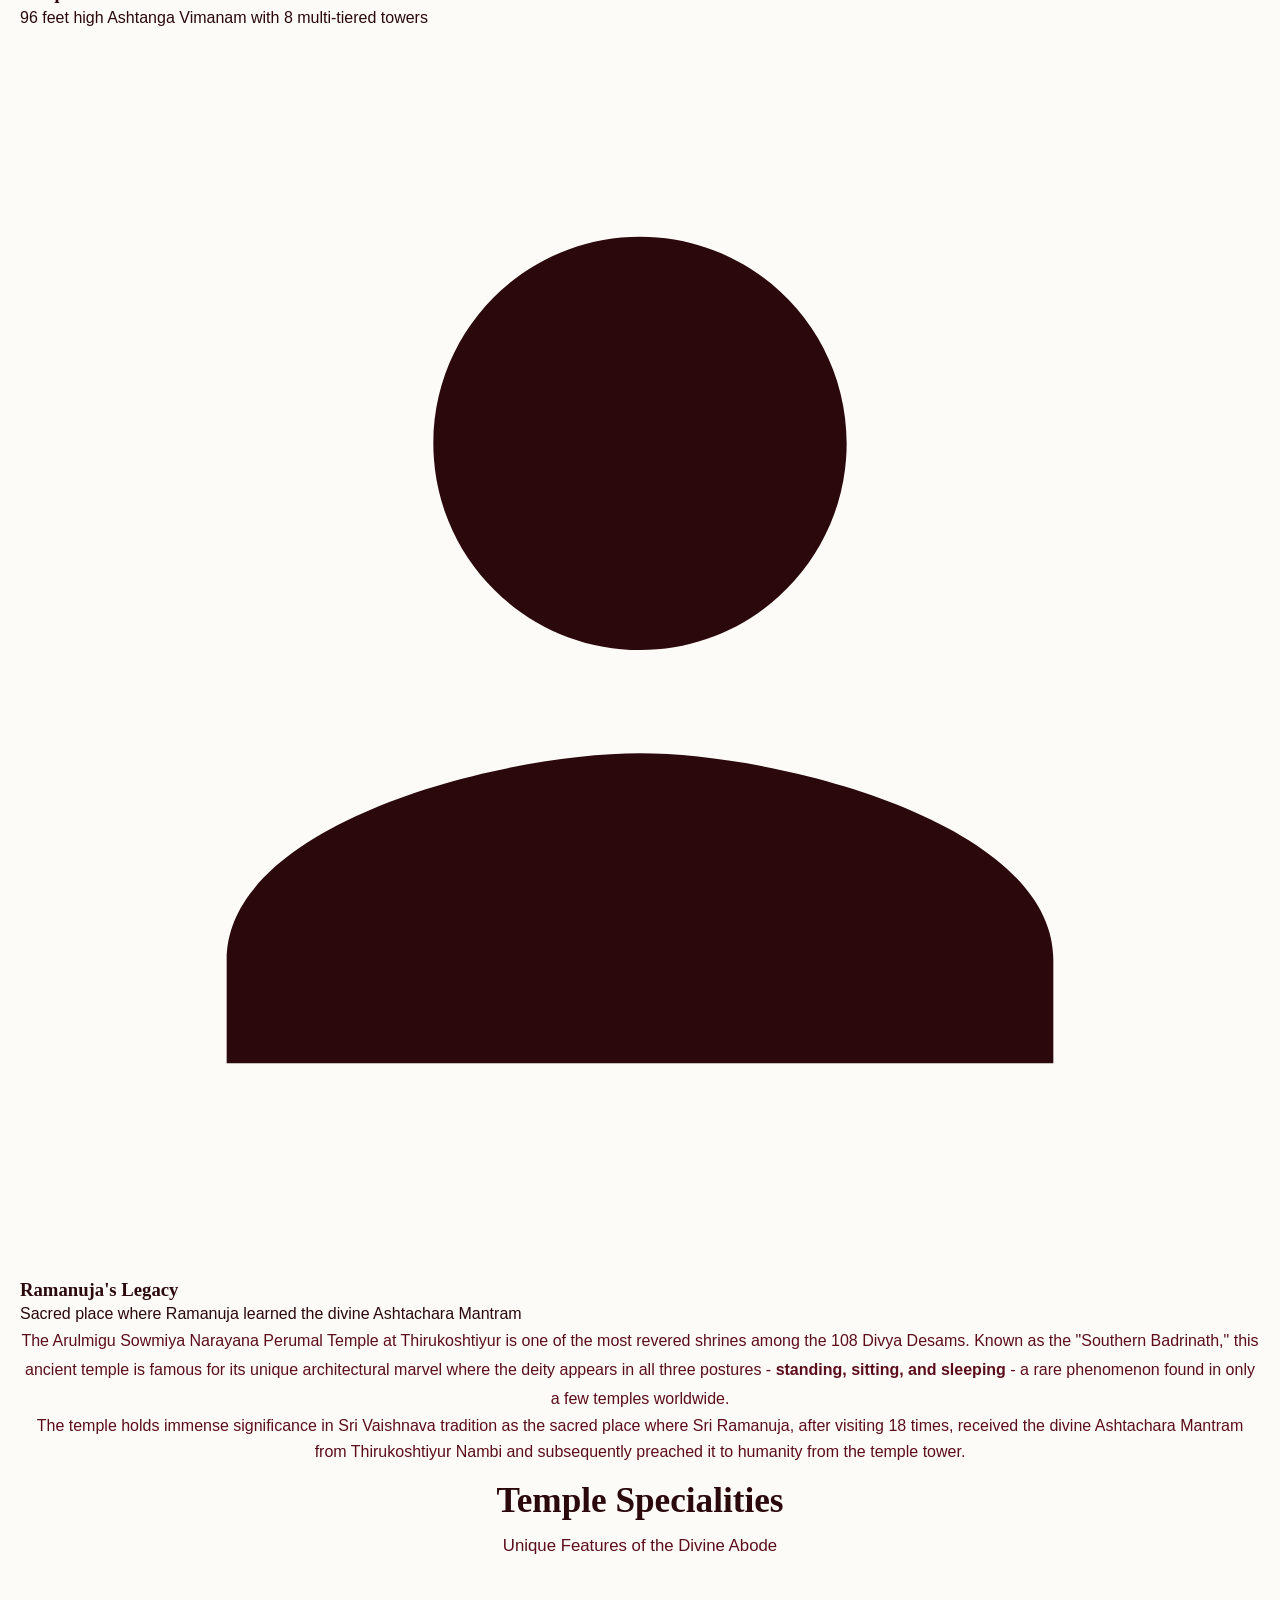
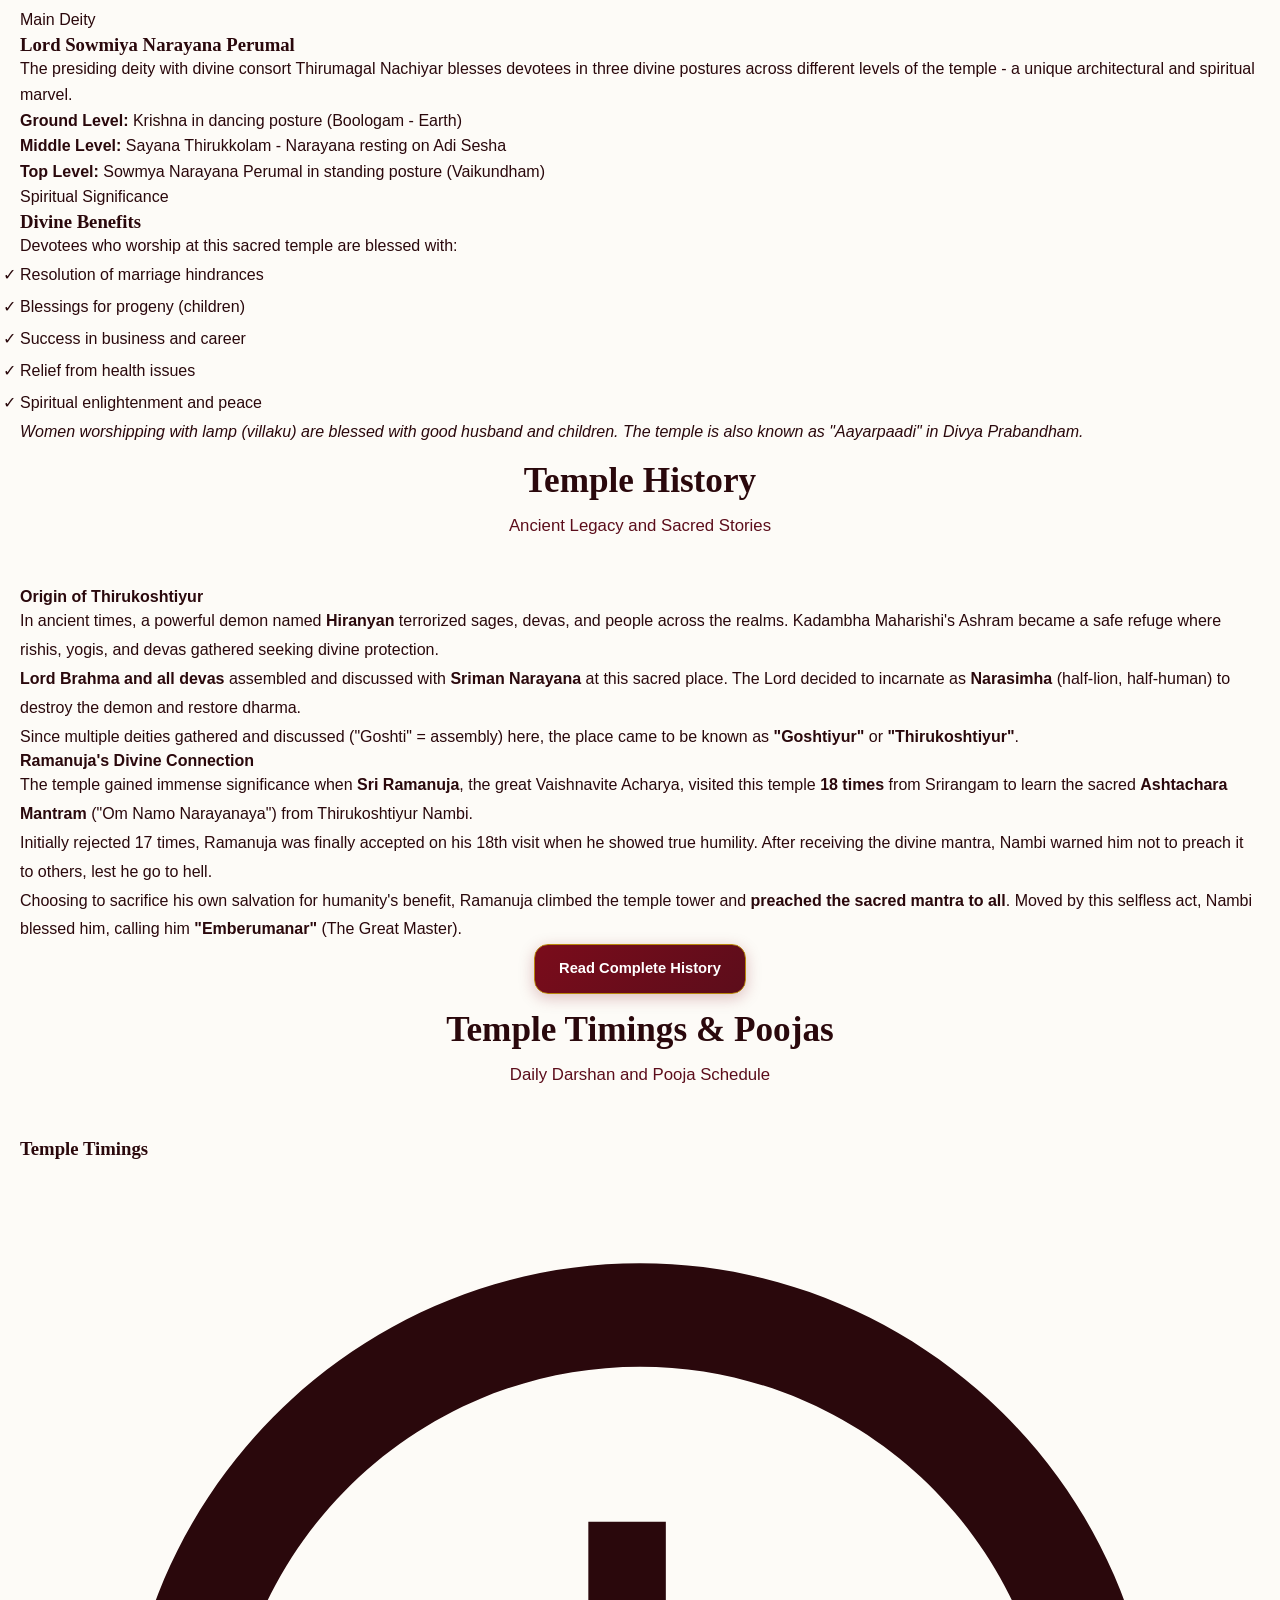
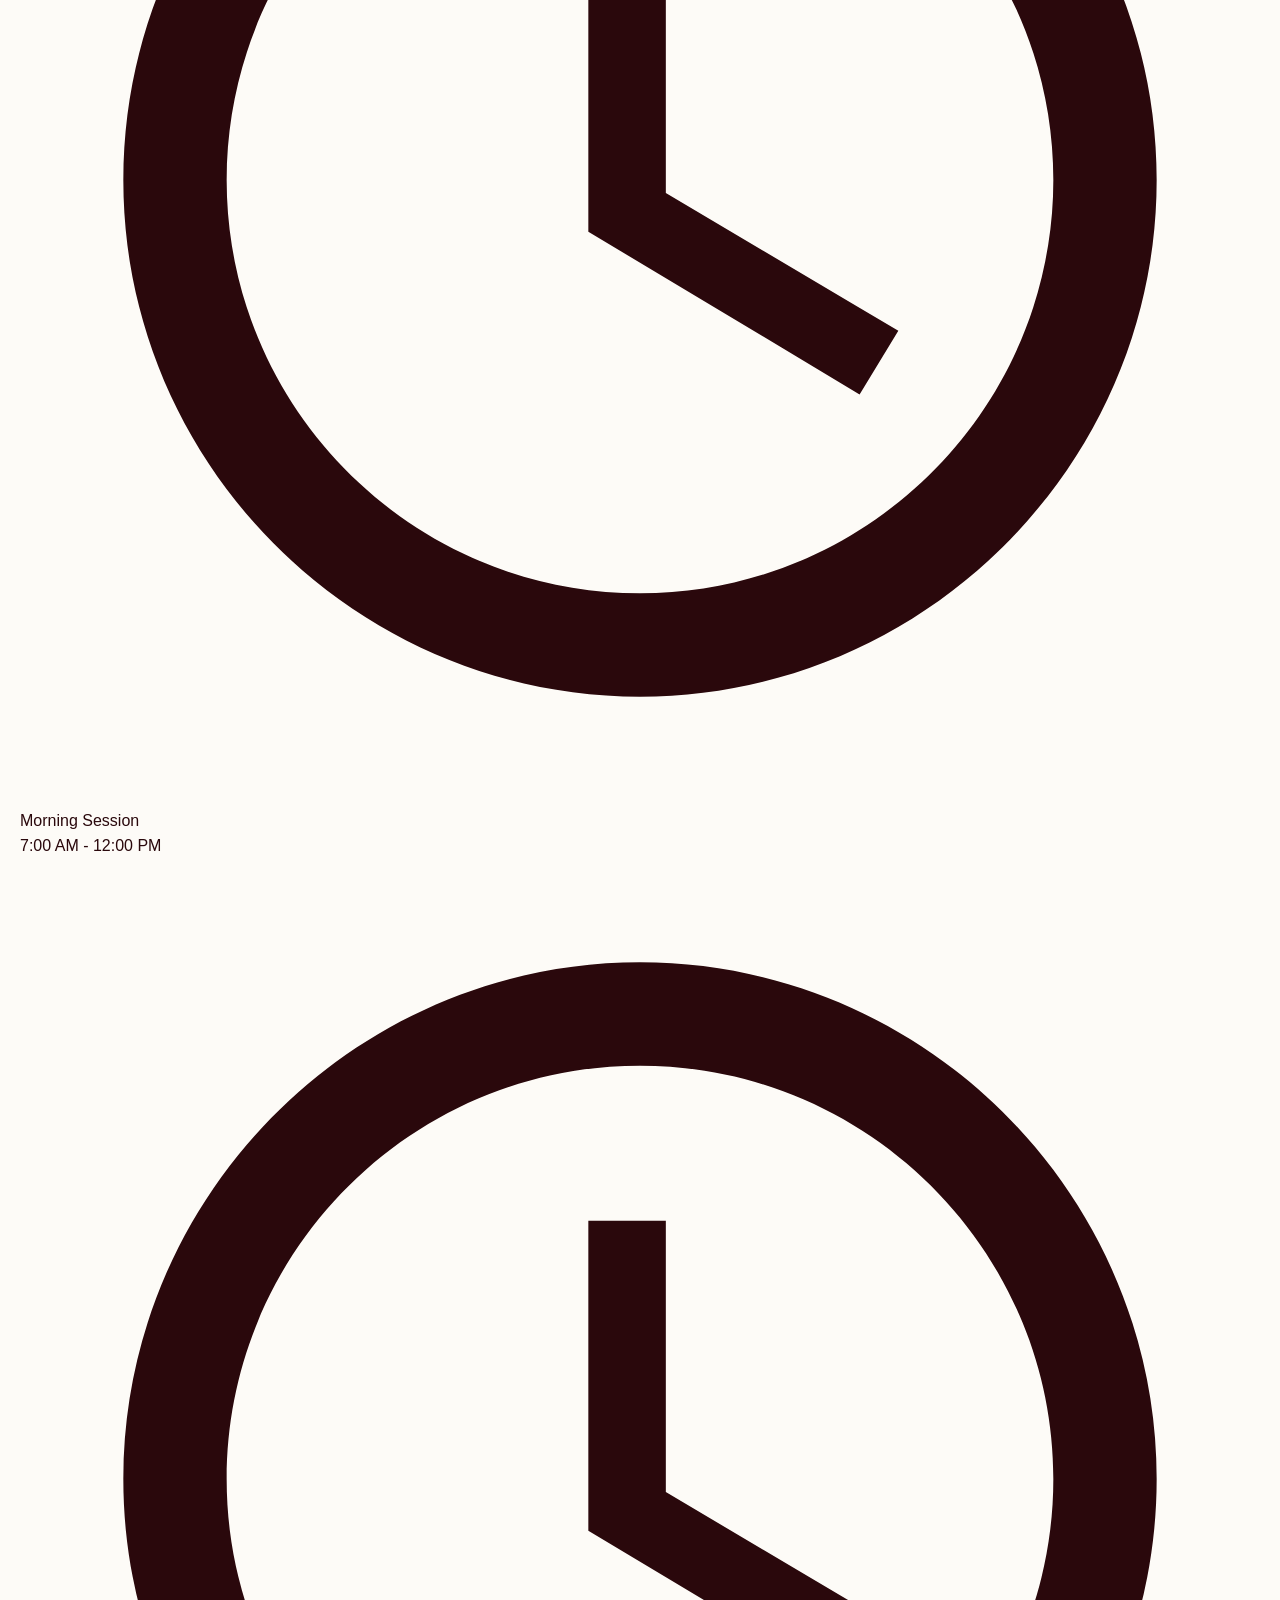
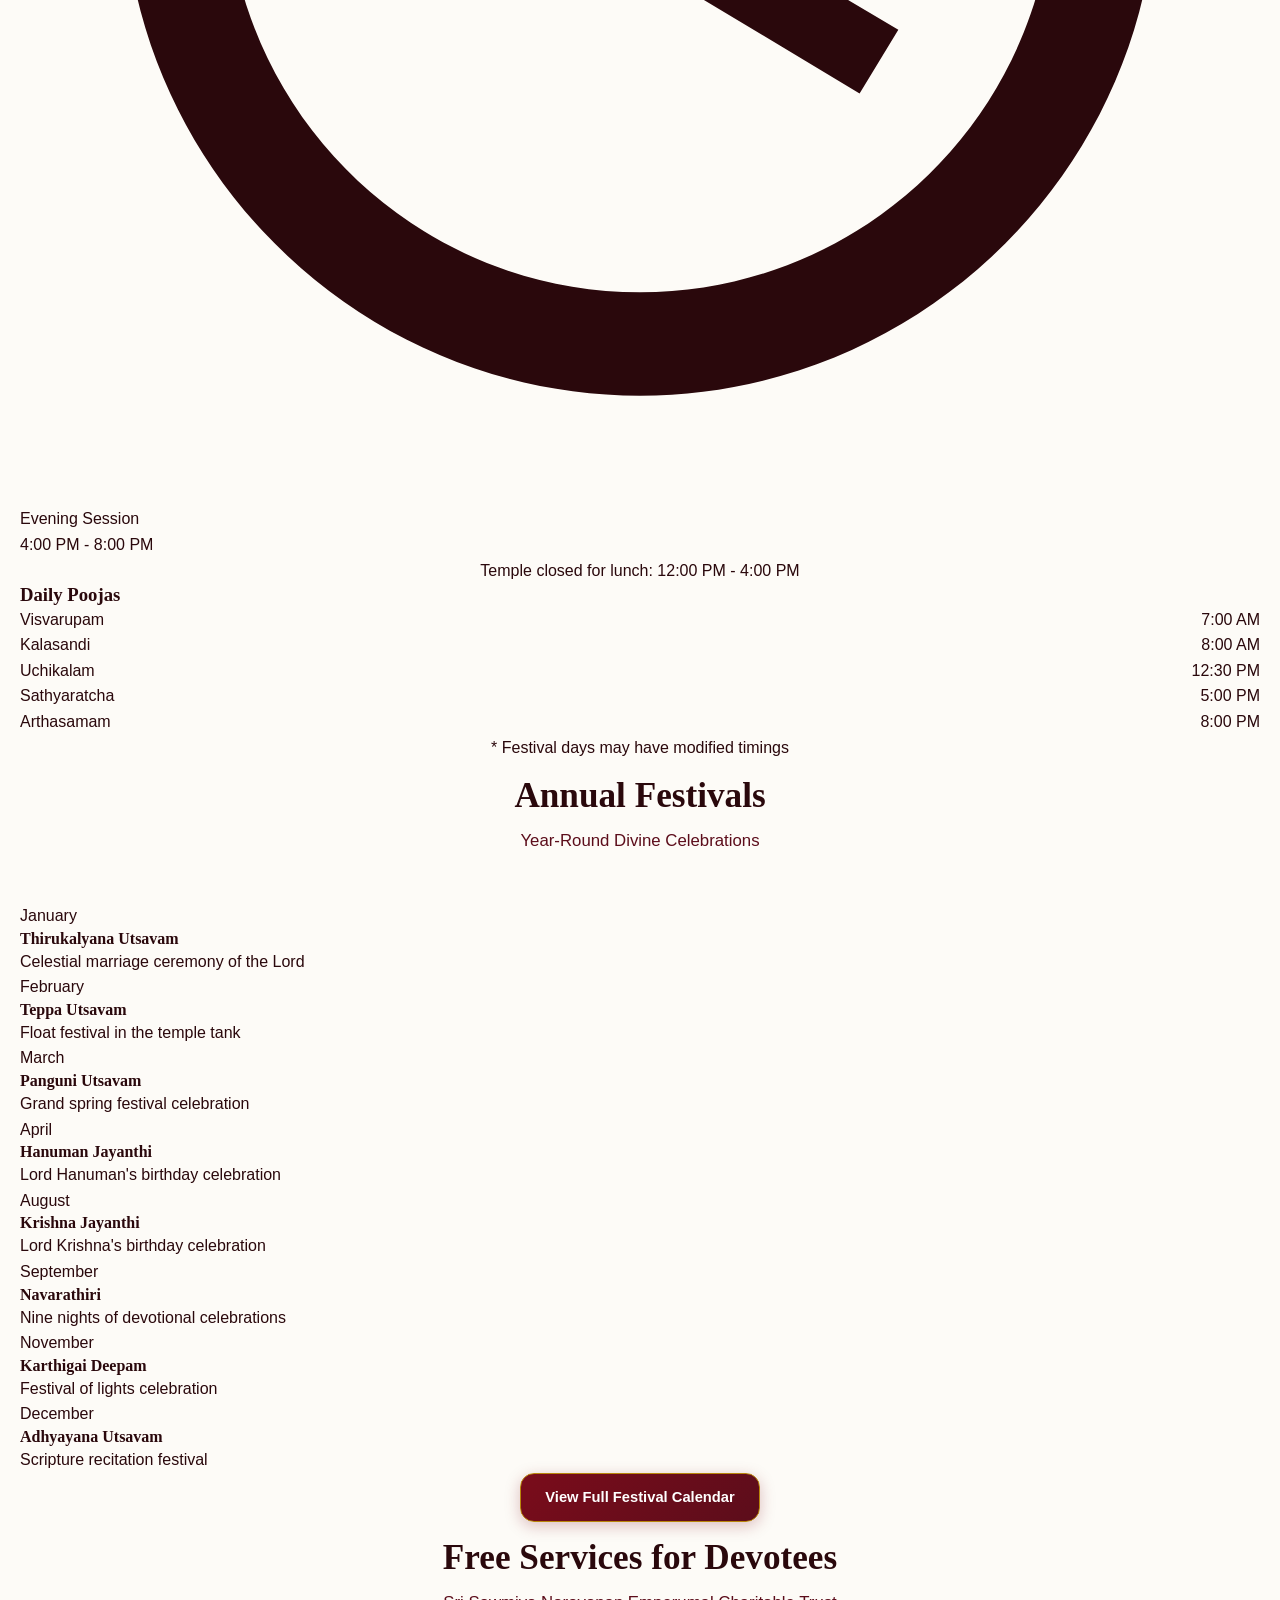
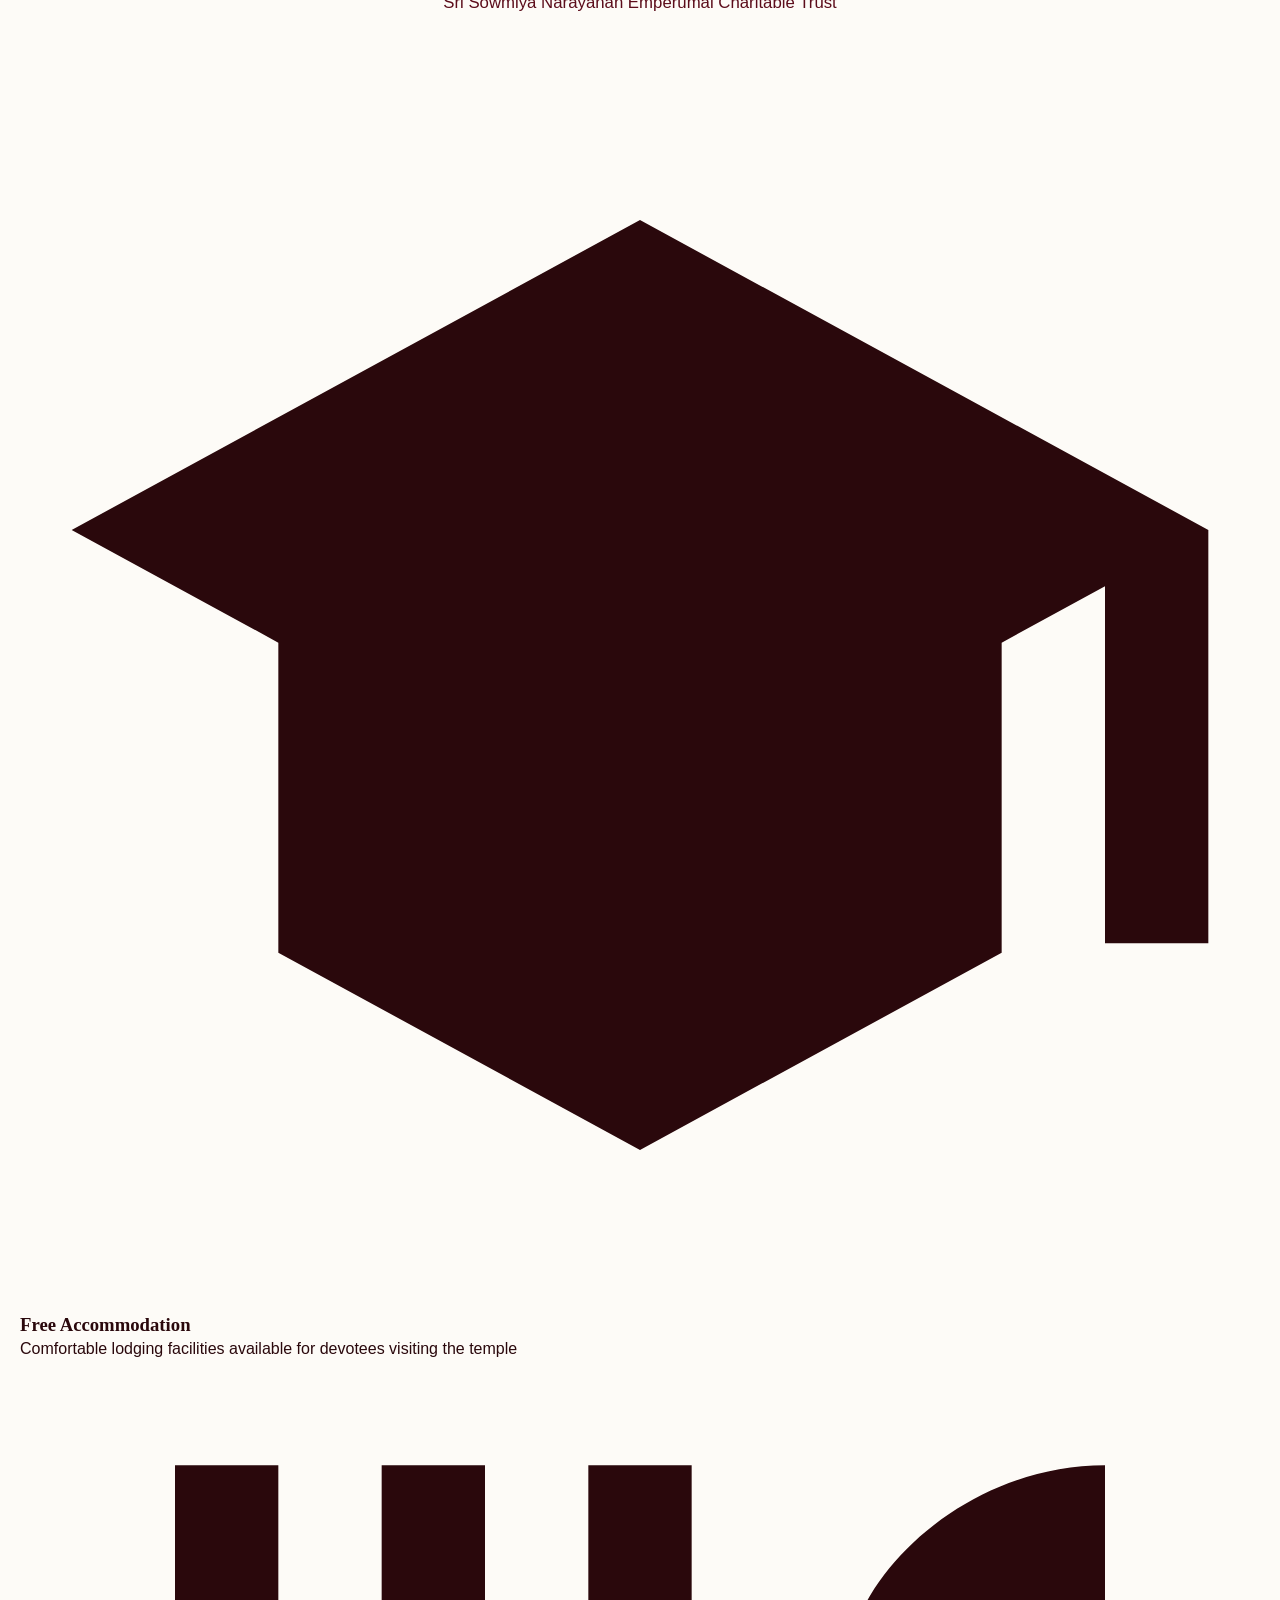
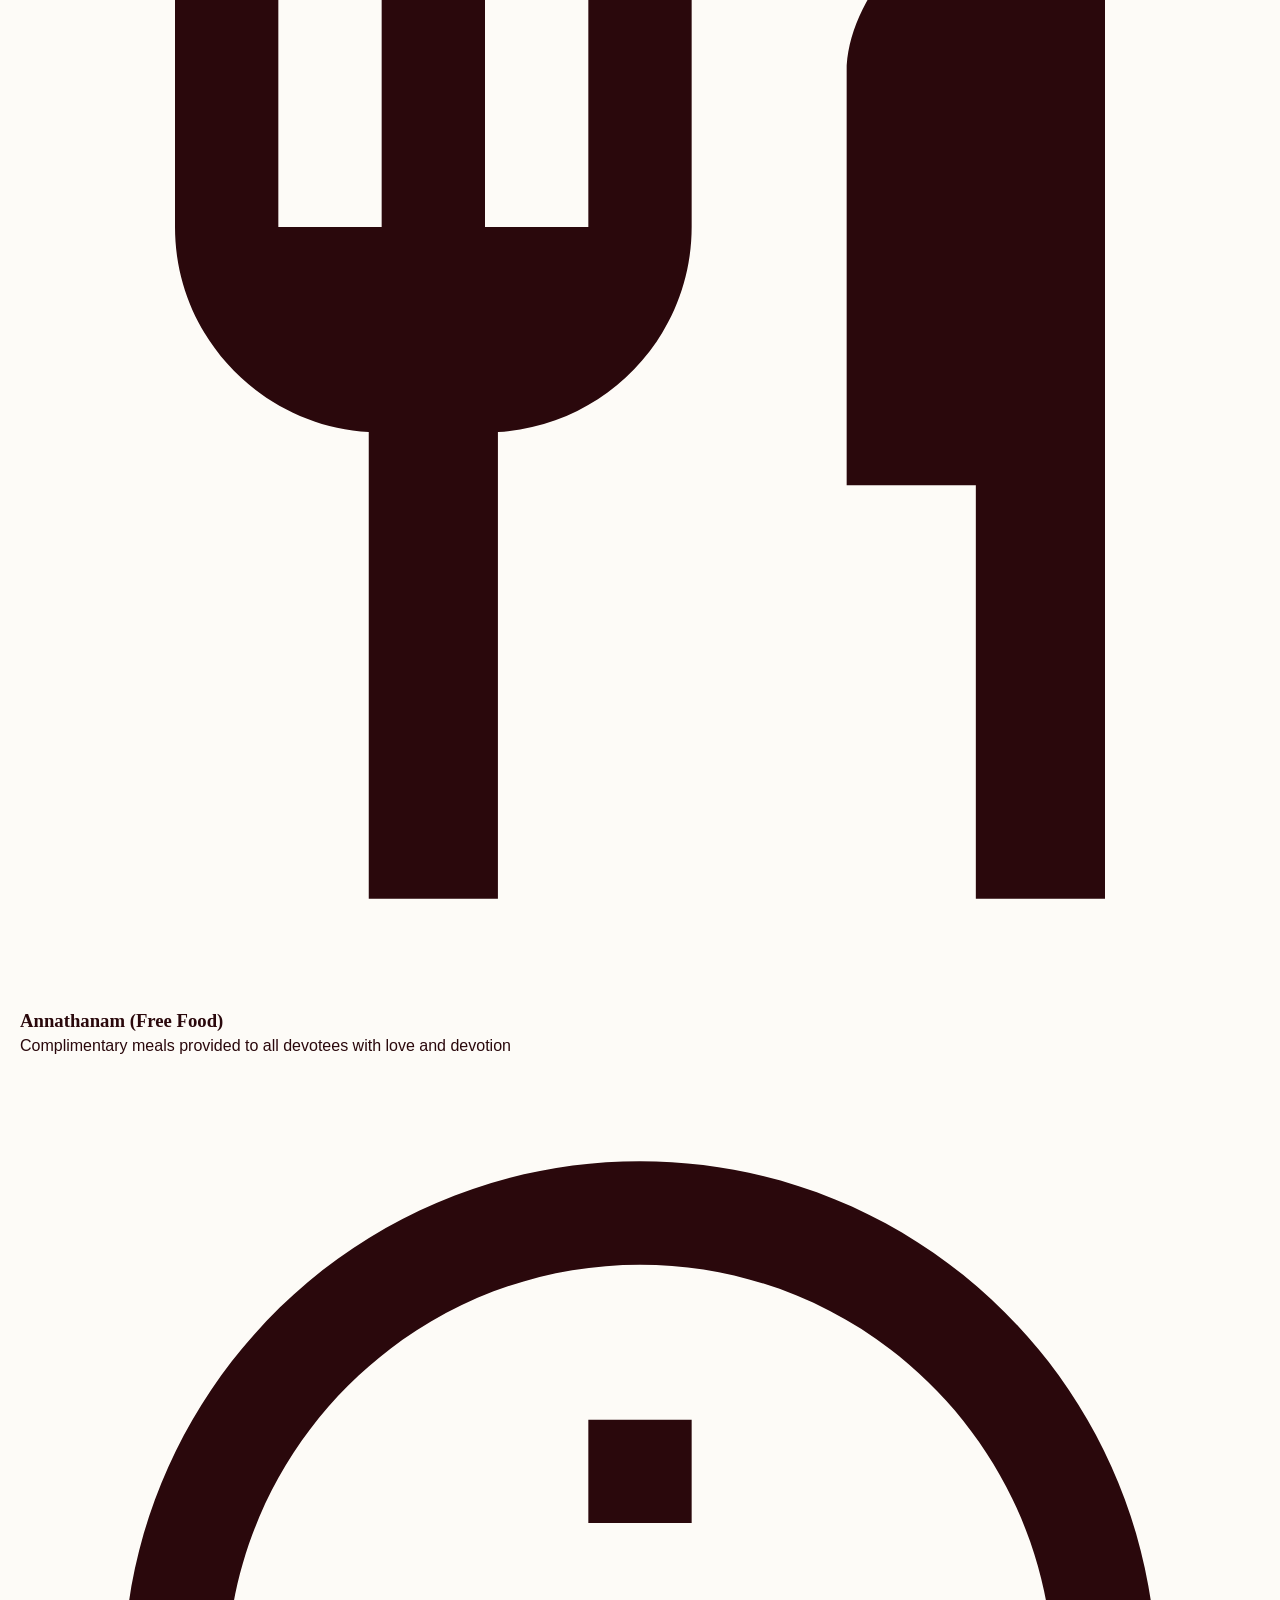
<file: index_backup.html>
<!DOCTYPE html>
<html lang="en">
<head>
  <meta charset="UTF-8">
  <meta name="viewport" content="width=device-width, initial-scale=1.0">
  <meta http-equiv="X-UA-Compatible" content="IE=edge">
  
  <!-- SEO Meta Tags -->
  <title>Thirukoshtiyur Temple - Southern Badrinath | One of 108 Divya Desams</title>
  <meta name="description" content="Official website of Arulmigu Sowmiya Narayana Perumal Temple, Thirukoshtiyur - One of 108 Divya Desams. Located in Sivagangai District, Tamil Nadu. Sacred Vishnu temple with rich history.">
  <meta name="keywords" content="Thirukoshtiyur Temple, Sowmiya Narayana Perumal, Divya Desam, Tamil Nadu Temple, Sivagangai Temple, Vishnu Temple, Ramanuja, Southern Badrinath">
  <meta name="author" content="Thirukoshtiyur Temple">
  <meta name="robots" content="index, follow">
  
  <!-- Open Graph / Social Media -->
  <meta property="og:type" content="website">
  <meta property="og:url" content="https://thirukoshtiyur.com/">
  <meta property="og:title" content="Thirukoshtiyur Temple - Southern Badrinath">
  <meta property="og:description" content="Arulmigu Sowmiya Narayana Perumal Temple - One of 108 Divya Desams">
  <meta property="og:image" content="https://thirukoshtiyur.com/assets/images/temple-og.jpg">
  
  <!-- Twitter Card -->
  <meta name="twitter:card" content="summary_large_image">
  <meta name="twitter:title" content="Thirukoshtiyur Temple">
  <meta name="twitter:description" content="Sacred Vishnu Temple - One of 108 Divya Desams">
  
  <!-- Canonical URL -->
  <link rel="canonical" href="https://thirukoshtiyur.com/">
  
  <!-- Favicon - Sacred Namam Symbol -->
  <link rel="icon" type="image/svg+xml" href="./assets/images/logo/favicon.svg">
  <link rel="icon" type="image/png" href="./assets/images/logo/favicon.png">
  
  <!-- Stylesheets -->
  <link rel="stylesheet" href="./css/style.css">
  
  <!-- Security Headers -->
  <meta http-equiv="X-Content-Type-Options" content="nosniff">
  <meta http-equiv="X-Frame-Options" content="SAMEORIGIN">
  <meta name="referrer" content="strict-origin-when-cross-origin">
</head>
<body>
  
  <!-- Header -->
  <header class="site-header">
    <div class="header-container">
      <!-- Logo -->
      <a href="/" class="site-logo">
        <img src="./assets/images/logo/namam.svg" alt="Sacred Namam - Thirukoshtiyur Temple Logo" class="logo-image">
        <div class="logo-text">
          <span class="logo-title">Thirukoshtiyur Temple</span>
          <span class="logo-subtitle">திருகோஷ்டியூர்</span>
        </div>
      </a>
      
      <!-- Navigation -->
      <nav class="main-nav">
        <ul class="nav-menu">
          <li class="nav-item"><a href="#home" class="nav-link active">Home</a></li>
          <li class="nav-item"><a href="#about" class="nav-link">About</a></li>
          <li class="nav-item"><a href="#history" class="nav-link">History</a></li>
          <li class="nav-item"><a href="#deities" class="nav-link">Deities</a></li>
          <li class="nav-item"><a href="#timings" class="nav-link">Timings</a></li>
          <li class="nav-item"><a href="#festivals" class="nav-link">Festivals</a></li>
          <li class="nav-item"><a href="./pages/gallery.html" class="nav-link">Gallery</a></li>
          <li class="nav-item"><a href="#contact" class="nav-link">Contact</a></li>
        </ul>
        
        <!-- Language Selector -->
        <div class="language-selector">
          <button class="lang-button active" data-lang="en" aria-label="English">EN</button>
          <button class="lang-button" data-lang="ta" aria-label="Tamil">தமிழ்</button>
        </div>
      </nav>
      
      <!-- Mobile Menu Toggle -->
      <button class="mobile-menu-toggle" aria-label="Toggle mobile menu">
        <span></span>
        <span></span>
        <span></span>
      </button>
    </div>
  </header>
  
  <!-- Mobile Overlay -->
  <div class="mobile-overlay"></div>
  
  <!-- Hero Section -->
  <section id="home" class="hero">
    <div class="hero-content">
      <span class="hero-badge">One of 108 Divya Desams</span>
      <h1 class="hero-title">Arulmigu Sowmiya Narayana Perumal Temple</h1>
      <p class="hero-subtitle">Southern Badrinath - Thirukoshtiyur</p>
      <div style="display: flex; align-items: center; justify-content: center; gap: var(--space-lg); margin: var(--space-md) 0;">
        <img src="./assets/images/logo/sangu-chakra.svg" alt="Sangu Chakra - Conch and Discus" style="height: 50px; opacity: 0.9;">
      </div>
      <p class="hero-mantra">|| ஓம் நமோ நாராயணாய ||</p>
      <div class="hero-actions">
        <a href="#about" class="btn btn-primary btn-lg">Explore Temple</a>
        <a href="#timings" class="btn btn-outline-light btn-lg">Darshan Timings</a>
      </div>
    </div>
    <div class="scroll-indicator">
      <svg viewBox="0 0 24 24" fill="none" stroke="currentColor" stroke-width="2">
        <path d="M12 5v14M19 12l-7 7-7-7"/>
      </svg>
    </div>
  </section>
  
  <!-- Announcements Ticker -->
  <div class="announcement-section">
    <div class="announcement-container">
      <div class="announcement-label">
        <svg class="announcement-label-icon" viewBox="0 0 24 24" fill="currentColor">
          <path d="M12 22c1.1 0 2-.9 2-2h-4c0 1.1.9 2 2 2zm6-6v-5c0-3.07-1.64-5.64-4.5-6.32V4c0-.83-.67-1.5-1.5-1.5s-1.5.67-1.5 1.5v.68C7.63 5.36 6 7.92 6 11v5l-2 2v1h16v-1l-2-2z"/>
        </svg>
        <span>Updates</span>
      </div>
      <div class="announcement-content">
        <div class="announcement-track">
          <div class="announcement-item">
            <span class="announcement-icon">🔔</span>
            <span class="announcement-text">Upcoming Brahmotsavam Festival - December 2026</span>
          </div>
          <div class="announcement-item">
            <span class="announcement-icon">🛕</span>
            <span class="announcement-text">Daily Poojas: Morning 7:00 AM - 12:00 PM | Evening 4:00 PM - 8:00 PM</span>
          </div>
          <div class="announcement-item">
            <span class="announcement-icon">🙏</span>
            <span class="announcement-text">Free Services: Accommodation, Food & Temple Information Available</span>
          </div>
          <div class="announcement-item">
            <span class="announcement-icon">📍</span>
            <span class="announcement-text">Located 25 km from Sivagangai | 30 km from Karaikudi | Tamil Nadu</span>
          </div>
          <div class="announcement-item">
            <span class="announcement-icon">✨</span>
            <span class="announcement-text">One of 108 Divya Desams - Sacred Vishnu Temple</span>
          </div>
          <!-- Duplicate for seamless scroll -->
          <div class="announcement-item">
            <span class="announcement-icon">🔔</span>
            <span class="announcement-text">Upcoming Brahmotsavam Festival - December 2026</span>
          </div>
          <div class="announcement-item">
            <span class="announcement-icon">🛕</span>
            <span class="announcement-text">Daily Poojas: Morning 7:00 AM - 12:00 PM | Evening 4:00 PM - 8:00 PM</span>
          </div>
          <div class="announcement-item">
            <span class="announcement-icon">🙏</span>
            <span class="announcement-text">Free Services: Accommodation, Food & Temple Information Available</span>
          </div>
        </div>
      </div>
    </div>
  </div>
  
  <!-- About Temple Section -->
  <section id="about" class="bg-secondary">
    <div class="container">
      <div class="section-header">
        <h2 class="section-title">About Thirukoshtiyur Temple</h2>
        <div class="divider"></div>
        <p class="section-subtitle">Sacred Abode of Lord Sowmiya Narayana Perumal</p>
      </div>
      
      <div class="grid grid-3 gap-xl">
        <div class="icon-card">
          <div class="icon-card-icon">
            <svg viewBox="0 0 24 24" fill="currentColor">
              <path d="M12 3L2 12h3v8h6v-6h2v6h6v-8h3L12 3z"/>
            </svg>
          </div>
          <h3 class="card-title">108 Divya Desam</h3>
          <p class="card-text">One of the 108 sacred Vishnu temples praised in Nalayira Divya Prabandham</p>
        </div>
        
        <div class="icon-card">
          <div class="icon-card-icon">
            <svg viewBox="0 0 24 24" fill="currentColor">
              <path d="M12 2C6.48 2 2 6.48 2 12s4.48 10 10 10 10-4.48 10-10S17.52 2 12 2zm0 18c-4.41 0-8-3.59-8-8s3.59-8 8-8 8 3.59 8 8-3.59 8-8 8z"/>
            </svg>
          </div>
          <h3 class="card-title">Unique Architecture</h3>
          <p class="card-text">96 feet high Ashtanga Vimanam with 8 multi-tiered towers</p>
        </div>
        
        <div class="icon-card">
          <div class="icon-card-icon">
            <svg viewBox="0 0 24 24" fill="currentColor">
              <path d="M12 12c2.21 0 4-1.79 4-4s-1.79-4-4-4-4 1.79-4 4 1.79 4 4 4zm0 2c-2.67 0-8 1.34-8 4v2h16v-2c0-2.66-5.33-4-8-4z"/>
            </svg>
          </div>
          <h3 class="card-title">Ramanuja's Legacy</h3>
          <p class="card-text">Sacred place where Ramanuja learned the divine Ashtachara Mantram</p>
        </div>
      </div>
      
      <div class="content-container mt-2xl">
        <p style="text-align: center; font-size: var(--font-size-lg); line-height: 1.8; color: var(--text-secondary);">
          The Arulmigu Sowmiya Narayana Perumal Temple at Thirukoshtiyur is one of the most revered shrines among the 108 Divya Desams. Known as the "Southern Badrinath," this ancient temple is famous for its unique architectural marvel where the deity appears in all three postures - <strong>standing, sitting, and sleeping</strong> - a rare phenomenon found in only a few temples worldwide.
        </p>
        <p style="text-align: center; font-size: var(--font-size-md); margin-top: var(--space-lg); color: var(--text-secondary);">
          The temple holds immense significance in Sri Vaishnava tradition as the sacred place where Sri Ramanuja, after visiting 18 times, received the divine Ashtachara Mantram from Thirukoshtiyur Nambi and subsequently preached it to humanity from the temple tower.
        </p>
      </div>
    </div>
  </section>
  
  <!-- Temple Specialities Section -->
  <section id="deities">
    <div class="container">
      <div class="section-header">
        <h2 class="section-title">Temple Specialities</h2>
        <div class="divider"></div>
        <p class="section-subtitle">Unique Features of the Divine Abode</p>
      </div>
      
      <div class="grid grid-2 gap-xl">
        <div class="card">
          <div class="card-body">
            <span class="card-badge">Main Deity</span>
            <h3 class="card-title">Lord Sowmiya Narayana Perumal</h3>
            <p class="card-text">
              The presiding deity with divine consort Thirumagal Nachiyar blesses devotees in three divine postures across different levels of the temple - a unique architectural and spiritual marvel.
            </p>
            <ul style="list-style: none; padding: 0; margin-top: var(--space-lg);">
              <li style="padding: var(--space-sm) 0; border-bottom: 1px solid var(--border-color);">
                <strong>Ground Level:</strong> Krishna in dancing posture (Boologam - Earth)
              </li>
              <li style="padding: var(--space-sm) 0; border-bottom: 1px solid var(--border-color);">
                <strong>Middle Level:</strong> Sayana Thirukkolam - Narayana resting on Adi Sesha
              </li>
              <li style="padding: var(--space-sm) 0;">
                <strong>Top Level:</strong> Sowmya Narayana Perumal in standing posture (Vaikundham)
              </li>
            </ul>
          </div>
        </div>
        
        <div class="card">
          <div class="card-body">
            <span class="card-badge">Spiritual Significance</span>
            <h3 class="card-title">Divine Benefits</h3>
            <p class="card-text">Devotees who worship at this sacred temple are blessed with:</p>
            <ul style="list-style-type: '✓ '; padding-left: var(--space-lg); margin-top: var(--space-lg); line-height: 2;">
              <li>Resolution of marriage hindrances</li>
              <li>Blessings for progeny (children)</li>
              <li>Success in business and career</li>
              <li>Relief from health issues</li>
              <li>Spiritual enlightenment and peace</li>
            </ul>
            <p class="card-text mt-lg" style="font-style: italic; color: var(--color-primary);">
              Women worshipping with lamp (villaku) are blessed with good husband and children. The temple is also known as "Aayarpaadi" in Divya Prabandham.
            </p>
          </div>
        </div>
      </div>
    </div>
  </section>
  
  <!-- History Section -->
  <section id="history" class="bg-tertiary">
    <div class="container">
      <div class="section-header">
        <h2 class="section-title">Temple History</h2>
        <div class="divider"></div>
        <p class="section-subtitle">Ancient Legacy and Sacred Stories</p>
      </div>
      
      <div class="grid grid-2 gap-2xl">
        <div>
          <h3 style="font-family: var(--font-heading); font-size: var(--font-size-xl); color: var(--color-primary); margin-bottom: var(--space-lg);">
            Origin of Thirukoshtiyur
          </h3>
          <p style="line-height: 1.8; margin-bottom: var(--space-md);">
            In ancient times, a powerful demon named <strong>Hiranyan</strong> terrorized sages, devas, and people across the realms. Kadambha Maharishi's Ashram became a safe refuge where rishis, yogis, and devas gathered seeking divine protection.
          </p>
          <p style="line-height: 1.8; margin-bottom: var(--space-md);">
            <strong>Lord Brahma and all devas</strong> assembled and discussed with <strong>Sriman Narayana</strong> at this sacred place. The Lord decided to incarnate as <strong>Narasimha</strong> (half-lion, half-human) to destroy the demon and restore dharma.
          </p>
          <p style="line-height: 1.8; font-weight: var(--font-weight-semibold); color: var(--color-primary);">
            Since multiple deities gathered and discussed ("Goshti" = assembly) here, the place came to be known as <strong>"Goshtiyur"</strong> or <strong>"Thirukoshtiyur"</strong>.
          </p>
        </div>
        
        <div>
          <h3 style="font-family: var(--font-heading); font-size: var(--font-size-xl); color: var(--color-primary); margin-bottom: var(--space-lg);">
            Ramanuja's Divine Connection
          </h3>
          <p style="line-height: 1.8; margin-bottom: var(--space-md);">
            The temple gained immense significance when <strong>Sri Ramanuja</strong>, the great Vaishnavite Acharya, visited this temple <strong>18 times</strong> from Srirangam to learn the sacred <strong>Ashtachara Mantram</strong> ("Om Namo Narayanaya") from Thirukoshtiyur Nambi.
          </p>
          <p style="line-height: 1.8; margin-bottom: var(--space-md);">
            Initially rejected 17 times, Ramanuja was finally accepted on his 18th visit when he showed true humility. After receiving the divine mantra, Nambi warned him not to preach it to others, lest he go to hell.
          </p>
          <p style="line-height: 1.8; font-weight: var(--font-weight-semibold); color: var(--color-primary);">
            Choosing to sacrifice his own salvation for humanity's benefit, Ramanuja climbed the temple tower and <strong>preached the sacred mantra to all</strong>. Moved by this selfless act, Nambi blessed him, calling him <strong>"Emberumanar"</strong> (The Great Master).
          </p>
        </div>
      </div>
      
      <div class="mt-2xl" style="text-align: center;">
        <a href="./pages/history.html" class="btn btn-primary btn-lg">Read Complete History</a>
      </div>
    </div>
  </section>
  
  <!-- Darshan Timings & Poojas Section -->
  <section id="timings">
    <div class="container">
      <div class="section-header">
        <h2 class="section-title">Temple Timings & Poojas</h2>
        <div class="divider"></div>
        <p class="section-subtitle">Daily Darshan and Pooja Schedule</p>
      </div>
      
      <div class="grid grid-2 gap-2xl">
        <div class="card">
          <div class="card-body">
            <h3 class="card-title">Temple Timings</h3>
            <div style="margin-top: var(--space-lg);">
              <div class="info-card">
                <div class="info-card-icon">
                  <svg viewBox="0 0 24 24" fill="currentColor">
                    <path d="M12 2C6.5 2 2 6.5 2 12s4.5 10 10 10 10-4.5 10-10S17.5 2 12 2zm0 18c-4.41 0-8-3.59-8-8s3.59-8 8-8 8 3.59 8 8-3.59 8-8 8zm.5-13H11v6l5.25 3.15.75-1.23-4.5-2.67z"/>
                  </svg>
                </div>
                <div class="info-card-content">
                  <div class="info-card-title">Morning Session</div>
                  <div class="info-card-text">7:00 AM - 12:00 PM</div>
                </div>
              </div>
              <div class="info-card mt-md">
                <div class="info-card-icon">
                  <svg viewBox="0 0 24 24" fill="currentColor">
                    <path d="M12 2C6.5 2 2 6.5 2 12s4.5 10 10 10 10-4.5 10-10S17.5 2 12 2zm0 18c-4.41 0-8-3.59-8-8s3.59-8 8-8 8 3.59 8 8-3.59 8-8 8zm.5-13H11v6l5.25 3.15.75-1.23-4.5-2.67z"/>
                  </svg>
                </div>
                <div class="info-card-content">
                  <div class="info-card-title">Evening Session</div>
                  <div class="info-card-text">4:00 PM - 8:00 PM</div>
                </div>
              </div>
              <p style="margin-top: var(--space-lg); font-size: var(--font-size-sm); color: var(--text-light); text-align: center;">
                Temple closed for lunch: 12:00 PM - 4:00 PM
              </p>
            </div>
          </div>
        </div>
        
        <div class="card">
          <div class="card-body">
            <h3 class="card-title">Daily Poojas</h3>
            <div style="margin-top: var(--space-lg);">
              <ul style="list-style: none; padding: 0;">
                <li style="padding: var(--space-md); background: var(--bg-secondary); margin-bottom: var(--space-sm); border-radius: var(--border-radius-md); display: flex; justify-content: space-between; align-items: center;">
                  <span style="font-weight: var(--font-weight-semibold);">Visvarupam</span>
                  <span style="color: var(--color-primary);">7:00 AM</span>
                </li>
                <li style="padding: var(--space-md); background: var(--bg-secondary); margin-bottom: var(--space-sm); border-radius: var(--border-radius-md); display: flex; justify-content: space-between; align-items: center;">
                  <span style="font-weight: var(--font-weight-semibold);">Kalasandi</span>
                  <span style="color: var(--color-primary);">8:00 AM</span>
                </li>
                <li style="padding: var(--space-md); background: var(--bg-secondary); margin-bottom: var(--space-sm); border-radius: var(--border-radius-md); display: flex; justify-content: space-between; align-items: center;">
                  <span style="font-weight: var(--font-weight-semibold);">Uchikalam</span>
                  <span style="color: var(--color-primary);">12:30 PM</span>
                </li>
                <li style="padding: var(--space-md); background: var(--bg-secondary); margin-bottom: var(--space-sm); border-radius: var(--border-radius-md); display: flex; justify-content: space-between; align-items: center;">
                  <span style="font-weight: var(--font-weight-semibold);">Sathyaratcha</span>
                  <span style="color: var(--color-primary);">5:00 PM</span>
                </li>
                <li style="padding: var(--space-md); background: var(--bg-secondary); border-radius: var(--border-radius-md); display: flex; justify-content: space-between; align-items: center;">
                  <span style="font-weight: var(--font-weight-semibold);">Arthasamam</span>
                  <span style="color: var(--color-primary);">8:00 PM</span>
                </li>
              </ul>
              <p style="margin-top: var(--space-lg); font-size: var(--font-size-sm); color: var(--text-light); text-align: center;">
                * Festival days may have modified timings
              </p>
            </div>
          </div>
        </div>
      </div>
    </div>
  </section>
  
  <!-- Festivals Section -->
  <section id="festivals" class="bg-secondary">
    <div class="container">
      <div class="section-header">
        <h2 class="section-title">Annual Festivals</h2>
        <div class="divider"></div>
        <p class="section-subtitle">Year-Round Divine Celebrations</p>
      </div>
      
      <div class="grid grid-4 gap-lg">
        <div class="card">
          <div class="card-body">
            <span class="card-badge">January</span>
            <h4 class="card-title" style="font-size: var(--font-size-base);">Thirukalyana Utsavam</h4>
            <p class="card-text" style="font-size: var(--font-size-sm);">Celestial marriage ceremony of the Lord</p>
          </div>
        </div>
        <div class="card">
          <div class="card-body">
            <span class="card-badge">February</span>
            <h4 class="card-title" style="font-size: var(--font-size-base);">Teppa Utsavam</h4>
            <p class="card-text" style="font-size: var(--font-size-sm);">Float festival in the temple tank</p>
          </div>
        </div>
        <div class="card">
          <div class="card-body">
            <span class="card-badge">March</span>
            <h4 class="card-title" style="font-size: var(--font-size-base);">Panguni Utsavam</h4>
            <p class="card-text" style="font-size: var(--font-size-sm);">Grand spring festival celebration</p>
          </div>
        </div>
        <div class="card">
          <div class="card-body">
            <span class="card-badge">April</span>
            <h4 class="card-title" style="font-size: var(--font-size-base);">Hanuman Jayanthi</h4>
            <p class="card-text" style="font-size: var(--font-size-sm);">Lord Hanuman's birthday celebration</p>
          </div>
        </div>
        <div class="card">
          <div class="card-body">
            <span class="card-badge">August</span>
            <h4 class="card-title" style="font-size: var(--font-size-base);">Krishna Jayanthi</h4>
            <p class="card-text" style="font-size: var(--font-size-sm);">Lord Krishna's birthday celebration</p>
          </div>
        </div>
        <div class="card">
          <div class="card-body">
            <span class="card-badge">September</span>
            <h4 class="card-title" style="font-size: var(--font-size-base);">Navarathiri</h4>
            <p class="card-text" style="font-size: var(--font-size-sm);">Nine nights of devotional celebrations</p>
          </div>
        </div>
        <div class="card">
          <div class="card-body">
            <span class="card-badge">November</span>
            <h4 class="card-title" style="font-size: var(--font-size-base);">Karthigai Deepam</h4>
            <p class="card-text" style="font-size: var(--font-size-sm);">Festival of lights celebration</p>
          </div>
        </div>
        <div class="card">
          <div class="card-body">
            <span class="card-badge">December</span>
            <h4 class="card-title" style="font-size: var(--font-size-base);">Adhyayana Utsavam</h4>
            <p class="card-text" style="font-size: var(--font-size-sm);">Scripture recitation festival</p>
          </div>
        </div>
      </div>
      
      <div class="mt-2xl" style="text-align: center;">
        <a href="./pages/festivals.html" class="btn btn-primary btn-lg">View Full Festival Calendar</a>
      </div>
    </div>
  </section>
  
  <!-- Services Section -->
  <section id="services">
    <div class="container">
      <div class="section-header">
        <h2 class="section-title">Free Services for Devotees</h2>
        <div class="divider"></div>
        <p class="section-subtitle">Sri Sowmiya Narayanan Emperumal Charitable Trust</p>
      </div>
      
      <div class="grid grid-3 gap-xl">
        <div class="icon-card">
          <div class="icon-card-icon">
            <svg viewBox="0 0 24 24" fill="currentColor">
              <path d="M12 3L1 9l4 2.18v6L12 21l7-3.82v-6l2-1.09V17h2V9L12 3z"/>
            </svg>
          </div>
          <h3 class="card-title">Free Accommodation</h3>
          <p class="card-text">Comfortable lodging facilities available for devotees visiting the temple</p>
        </div>
        
        <div class="icon-card">
          <div class="icon-card-icon">
            <svg viewBox="0 0 24 24" fill="currentColor">
              <path d="M11 9H9V2H7v7H5V2H3v7c0 2.12 1.66 3.84 3.75 3.97V22h2.5v-9.03C11.34 12.84 13 11.12 13 9V2h-2v7zm5-3v8h2.5v8H21V2c-2.76 0-5 2.24-5 4z"/>
            </svg>
          </div>
          <h3 class="card-title">Annathanam (Free Food)</h3>
          <p class="card-text">Complimentary meals provided to all devotees with love and devotion</p>
        </div>
        
        <div class="icon-card">
          <div class="icon-card-icon">
            <svg viewBox="0 0 24 24" fill="currentColor">
              <path d="M11 17h2v-6h-2v6zm1-15C6.48 2 2 6.48 2 12s4.48 10 10 10 10-4.48 10-10S17.52 2 12 2zm0 18c-4.41 0-8-3.59-8-8s3.59-8 8-8 8 3.59 8 8-3.59 8-8 8zM11 9h2V7h-2v2z"/>
            </svg>
          </div>
          <h3 class="card-title">Temple Information</h3>
          <p class="card-text">Complete guidance and information about temple rituals and traditions</p>
        </div>
      </div>
      
      <div class="mt-2xl" style="background: var(--bg-tertiary); padding: var(--space-2xl); border-radius: var(--border-radius-lg); text-align: center;">
        <h3 style="font-family: var(--font-heading); font-size: var(--font-size-xl); color: var(--color-primary); margin-bottom: var(--space-lg);">
          Community Welfare Initiatives
        </h3>
        <p style="max-width: 800px; margin: 0 auto var(--space-lg); line-height: 1.8;">
          The trust also extends support through drinking water facilities, village electricity projects, education development for poor children, village infrastructure improvement, and medical assistance to those in need.
        </p>
        <p style="font-size: var(--font-size-sm); color: var(--text-light);">
          For more information, contact: <strong>Mr. Babu Samy - 8838336460</strong>
        </p>
      </div>
    </div>
  </section>
  
  <!-- Deity Gallery & Instagram Section -->
  <section id="gallery" class="bg-secondary">
    <div class="container">
      <div class="section-header">
        <h2 class="section-title">Divine Glimpses</h2>
        <div class="divider"></div>
        <p class="section-subtitle">Sacred Darshan of Lord Sowmiya Narayana Perumal</p>
      </div>
      
      <!-- Instagram Link Card -->
      <div class="card" style="max-width: 800px; margin: 0 auto var(--space-3xl); text-align: center; background: linear-gradient(135deg, #f09433 0%,#e6683c 25%,#dc2743 50%,#cc2366 75%,#bc1888 100%); color: white;">
        <div class="card-body">
          <div style="display: flex; align-items: center; justify-content: center; gap: var(--space-md); margin-bottom: var(--space-lg);">
            <svg viewBox="0 0 24 24" fill="currentColor" style="width: 40px; height: 40px;">
              <path d="M12 2.163c3.204 0 3.584.012 4.85.07 3.252.148 4.771 1.691 4.919 4.919.058 1.265.069 1.645.069 4.849 0 3.205-.012 3.584-.069 4.849-.149 3.225-1.664 4.771-4.919 4.919-1.266.058-1.644.07-4.85.07-3.204 0-3.584-.012-4.849-.07-3.26-.149-4.771-1.699-4.919-4.92-.058-1.265-.07-1.644-.07-4.849 0-3.204.013-3.583.07-4.849.149-3.227 1.664-4.771 4.919-4.919 1.266-.057 1.645-.069 4.849-.069zm0-2.163c-3.259 0-3.667.014-4.947.072-4.358.2-6.78 2.618-6.98 6.98-.059 1.281-.073 1.689-.073 4.948 0 3.259.014 3.668.072 4.948.2 4.358 2.618 6.78 6.98 6.98 1.281.058 1.689.072 4.948.072 3.259 0 3.668-.014 4.948-.072 4.354-.2 6.782-2.618 6.979-6.98.059-1.28.073-1.689.073-4.948 0-3.259-.014-3.667-.072-4.947-.196-4.354-2.617-6.78-6.979-6.98-1.281-.059-1.69-.073-4.949-.073zm0 5.838c-3.403 0-6.162 2.759-6.162 6.162s2.759 6.163 6.162 6.163 6.162-2.759 6.162-6.163c0-3.403-2.759-6.162-6.162-6.162zm0 10.162c-2.209 0-4-1.79-4-4 0-2.209 1.791-4 4-4s4 1.791 4 4c0 2.21-1.791 4-4 4zm6.406-11.845c-.796 0-1.441.645-1.441 1.44s.645 1.44 1.441 1.44c.795 0 1.439-.645 1.439-1.44s-.644-1.44-1.439-1.44z"/>
            </svg>
            <h3 style="font-size: var(--font-size-2xl); margin: 0;">Follow Our Temple</h3>
          </div>
          <p style="font-size: var(--font-size-lg); margin-bottom: var(--space-xl); opacity: 0.95;">
            View daily darshan, festival celebrations, and divine moments from Thirukoshtiyur Temple on Instagram
          </p>
          <a href="https://www.instagram.com/thirukoshtiyur_asvr_madhavan_/" 
             target="_blank" 
             rel="noopener noreferrer"
             class="btn btn-lg"
             style="background: white; color: #bc1888; border: none; font-weight: 600; padding: var(--space-md) var(--space-2xl); display: inline-flex; align-items: center; gap: var(--space-sm);">
            <svg viewBox="0 0 24 24" fill="currentColor" style="width: 24px; height: 24px;">
              <path d="M12 2.163c3.204 0 3.584.012 4.85.07 3.252.148 4.771 1.691 4.919 4.919.058 1.265.069 1.645.069 4.849 0 3.205-.012 3.584-.069 4.849-.149 3.225-1.664 4.771-4.919 4.919-1.266.058-1.644.07-4.85.07-3.204 0-3.584-.012-4.849-.07-3.26-.149-4.771-1.699-4.919-4.92-.058-1.265-.07-1.644-.07-4.849 0-3.204.013-3.583.07-4.849.149-3.227 1.664-4.771 4.919-4.919 1.266-.057 1.645-.069 4.849-.069zm0-2.163c-3.259 0-3.667.014-4.947.072-4.358.2-6.78 2.618-6.98 6.98-.059 1.281-.073 1.689-.073 4.948 0 3.259.014 3.668.072 4.948.2 4.358 2.618 6.78 6.98 6.98 1.281.058 1.689.072 4.948.072 3.259 0 3.668-.014 4.948-.072 4.354-.2 6.782-2.618 6.979-6.98.059-1.28.073-1.689.073-4.948 0-3.259-.014-3.667-.072-4.947-.196-4.354-2.617-6.78-6.979-6.98-1.281-.059-1.69-.073-4.949-.073zm0 5.838c-3.403 0-6.162 2.759-6.162 6.162s2.759 6.163 6.162 6.163 6.162-2.759 6.162-6.163c0-3.403-2.759-6.162-6.162-6.162zm0 10.162c-2.209 0-4-1.79-4-4 0-2.209 1.791-4 4-4s4 1.791 4 4c0 2.21-1.791 4-4 4zm6.406-11.845c-.796 0-1.441.645-1.441 1.44s.645 1.44 1.441 1.44c.795 0 1.439-.645 1.439-1.44s-.644-1.44-1.439-1.44z"/>
            </svg>
            @thirukoshtiyur_asvr_madhavan_
          </a>
          <p style="margin-top: var(--space-lg); font-size: var(--font-size-sm); opacity: 0.85;">
            🙏 121 Followers • Daily Updates • Festival Coverage
          </p>
        </div>
      </div>
      
      <!-- Placeholder for Deity Images -->
      <div class="section-header" style="margin-top: var(--space-3xl);">
        <h3 class="section-title" style="font-size: var(--font-size-xl);">Sacred Deity Images</h3>
        <p class="section-subtitle">To view beautiful images of Lord Sowmiya Narayana Perumal, please visit our Instagram page</p>
      </div>
      
      <!-- Image Grid Placeholders -->
      <div class="grid grid-3 gap-xl">
        <div class="card">
          <div style="aspect-ratio: 4/3; background: linear-gradient(135deg, var(--color-primary) 0%, var(--color-secondary) 100%); display: flex; align-items: center; justify-content: center; border-radius: var(--border-radius-md) var(--border-radius-md) 0 0;">
            <div style="text-align: center; color: white; padding: var(--space-xl);">
              <svg viewBox="0 0 24 24" fill="currentColor" style="width: 60px; height: 60px; margin-bottom: var(--space-md); opacity: 0.8;">
                <path d="M12 3L1 9l4 2.18v6L12 21l7-3.82v-6l2-1.09V17h2V9L12 3z"/>
              </svg>
              <p style="font-size: var(--font-size-md); font-weight: 600;">Lord Sowmiya Narayana</p>
              <p style="font-size: var(--font-size-sm); opacity: 0.9; margin-top: var(--space-sm);">Standing Posture</p>
            </div>
          </div>
          <div class="card-body">
            <p class="card-text" style="text-align: center;">
              Main deity in standing posture blessing devotees with divine grace
            </p>
          </div>
        </div>
        
        <div class="card">
          <div style="aspect-ratio: 4/3; background: linear-gradient(135deg, var(--color-secondary) 0%, var(--color-accent) 100%); display: flex; align-items: center; justify-content: center; border-radius: var(--border-radius-md) var(--border-radius-md) 0 0;">
            <div style="text-align: center; color: white; padding: var(--space-xl);">
              <svg viewBox="0 0 24 24" fill="currentColor" style="width: 60px; height: 60px; margin-bottom: var(--space-md); opacity: 0.8;">
                <path d="M12 2C6.48 2 2 6.48 2 12s4.48 10 10 10 10-4.48 10-10S17.52 2 12 2zm0 18c-4.41 0-8-3.59-8-8s3.59-8 8-8 8 3.59 8 8-3.59 8-8 8z"/>
              </svg>
              <p style="font-size: var(--font-size-md); font-weight: 600;">Sayana Thirukkolam</p>
              <p style="font-size: var(--font-size-sm); opacity: 0.9; margin-top: var(--space-sm);">Reclining Posture</p>
            </div>
          </div>
          <div class="card-body">
            <p class="card-text" style="text-align: center;">
              Lord Narayana resting on Adi Sesha in cosmic meditation
            </p>
          </div>
        </div>
        
        <div class="card">
          <div style="aspect-ratio: 4/3; background: linear-gradient(135deg, var(--color-accent) 0%, var(--color-gold) 100%); display: flex; align-items: center; justify-content: center; border-radius: var(--border-radius-md) var(--border-radius-md) 0 0;">
            <div style="text-align: center; color: white; padding: var(--space-xl);">
              <svg viewBox="0 0 24 24" fill="currentColor" style="width: 60px; height: 60px; margin-bottom: var(--space-md); opacity: 0.8;">
                <path d="M12 12c2.21 0 4-1.79 4-4s-1.79-4-4-4-4 1.79-4 4 1.79 4 4 4zm0 2c-2.67 0-8 1.34-8 4v2h16v-2c0-2.66-5.33-4-8-4z"/>
              </svg>
              <p style="font-size: var(--font-size-md); font-weight: 600;">Krishna Dancing</p>
              <p style="font-size: var(--font-size-sm); opacity: 0.9; margin-top: var(--space-sm);">Ground Level</p>
            </div>
          </div>
          <div class="card-body">
            <p class="card-text" style="text-align: center;">
              Lord Krishna in divine dancing posture representing Boologam
            </p>
          </div>
        </div>
      </div>
      
      <!-- Image Instructions -->
      <div class="mt-2xl" style="background: var(--bg-tertiary); padding: var(--space-2xl); border-radius: var(--border-radius-lg); text-align: center;">
        <h4 style="font-family: var(--font-heading); font-size: var(--font-size-lg); color: var(--color-primary); margin-bottom: var(--space-md);">
          📸 Want to Add Deity Images?
        </h4>
        <p style="max-width: 700px; margin: 0 auto; line-height: 1.8; color: var(--text-secondary);">
          To add actual deity images from Instagram to this website, please download the images from 
          <a href="https://www.instagram.com/thirukoshtiyur_asvr_madhavan_/" target="_blank" rel="noopener" style="color: var(--color-primary); font-weight: 600;">@thirukoshtiyur_asvr_madhavan_</a> 
          with proper permissions and save them to the <code style="background: var(--color-bg); padding: 2px 8px; border-radius: 4px;">assets/images/deities/</code> folder.
        </p>
        <p style="margin-top: var(--space-md); font-size: var(--font-size-sm); color: var(--text-light);">
          Recommended: Contact the Instagram account owner for high-resolution images and proper permissions.
        </p>
      </div>
    </div>
  </section>
  
  <!-- Location & Contact Section -->
  <section id="contact" class="bg-secondary"
    <div class="container">
      <div class="section-header">
        <h2 class="section-title">Visit Us</h2>
        <div class="divider"></div>
        <p class="section-subtitle">Plan Your Divine Journey</p>
      </div>
      
      <div class="grid grid-2 gap-2xl">
        <div>
          <h3 style="font-family: var(--font-heading); font-size: var(--font-size-xl); color: var(--color-primary); margin-bottom: var(--space-lg);">
            Temple Location
          </h3>
          
          <div class="info-card mb-lg">
            <div class="info-card-icon">
              <svg viewBox="0 0 24 24" fill="currentColor">
                <path d="M12 2C8.13 2 5 5.13 5 9c0 5.25 7 13 7 13s7-7.75 7-13c0-3.87-3.13-7-7-7zm0 9.5c-1.38 0-2.5-1.12-2.5-2.5s1.12-2.5 2.5-2.5 2.5 1.12 2.5 2.5-1.12 2.5-2.5 2.5z"/>
              </svg>
            </div>
            <div class="info-card-content">
              <div class="info-card-title">Address</div>
              <div class="info-card-text">
                Thirukoshtiyur, Sivagangai District,<br>
                Tamil Nadu, India
              </div>
            </div>
          </div>
          
          <div class="info-card mb-lg">
            <div class="info-card-icon">
              <svg viewBox="0 0 24 24" fill="currentColor">
                <path d="M6.62 10.79c1.44 2.83 3.76 5.14 6.59 6.59l2.2-2.2c.27-.27.67-.36 1.02-.24 1.12.37 2.33.57 3.57.57.55 0 1 .45 1 1V20c0 .55-.45 1-1 1-9.39 0-17-7.61-17-17 0-.55.45-1 1-1h3.5c.55 0 1 .45 1 1 0 1.25.2 2.45.57 3.57.11.35.03.74-.25 1.02l-2.2 2.2z"/>
              </svg>
            </div>
            <div class="info-card-content">
              <div class="info-card-title">Contact</div>
              <div class="info-card-text">
                Phone: 04575-241233<br>
                Email: sowmiyan@sancharnet.in
              </div>
            </div>
          </div>
          
          <div class="info-card">
            <div class="info-card-icon">
              <svg viewBox="0 0 24 24" fill="currentColor">
                <path d="M18 8h-1V6c0-2.76-2.24-5-5-5S7 3.24 7 6v2H6c-1.1 0-2 .9-2 2v10c0 1.1.9 2 2 2h12c1.1 0 2-.9 2-2V10c0-1.1-.9-2-2-2zM9 6c0-1.66 1.34-3 3-3s3 1.34 3 3v2H9V6zm9 14H6V10h12v10zm-6-3c1.1 0 2-.9 2-2s-.9-2-2-2-2 .9-2 2 .9 2 2 2z"/>
              </svg>
            </div>
            <div class="info-card-content">
              <div class="info-card-title">Administrative Office</div>
              <div class="info-card-text">
                Sivagangai Samasthanam Devasthanam<br>
                Sivagangai - 630 561, Tamil Nadu
              </div>
            </div>
          </div>
          
          <div class="mt-xl">
            <h4 style="font-weight: var(--font-weight-semibold); margin-bottom: var(--space-md);">Distance from Major Cities:</h4>
            <ul style="list-style: none; padding: 0;">
              <li style="padding: var(--space-sm) 0; display: flex; justify-content: space-between;">
                <span>Sivagangai</span>
                <strong>25 km</strong>
              </li>
              <li style="padding: var(--space-sm) 0; display: flex; justify-content: space-between;">
                <span>Karaikudi</span>
                <strong>30 km</strong>
              </li>
              <li style="padding: var(--space-sm) 0; display: flex; justify-content: space-between;">
                <span>Thiruppathur</span>
                <strong>10 km</strong>
              </li>
            </ul>
          </div>
        </div>
        
        <div>
          <h3 style="font-family: var(--font-heading); font-size: var(--font-size-xl); color: var(--color-primary); margin-bottom: var(--space-lg);">
            How to Reach
          </h3>
          
          <div class="card mb-lg">
            <div class="card-body">
              <h4 style="display: flex; align-items: center; gap: var(--space-sm); margin-bottom: var(--space-md);">
                <svg viewBox="0 0 24 24" fill="currentColor" style="width: 24px; height: 24px; color: var(--color-primary);">
                  <path d="M4 16c0 .88.39 1.67 1 2.22V20c0 .55.45 1 1 1h1c.55 0 1-.45 1-1v-1h8v1c0 .55.45 1 1 1h1c.55 0 1-.45 1-1v-1.78c.61-.55 1-1.34 1-2.22V6c0-3.5-3.58-4-8-4s-8 .5-8 4v10zm3.5 1c-.83 0-1.5-.67-1.5-1.5S6.67 14 7.5 14s1.5.67 1.5 1.5S8.33 17 7.5 17zm9 0c-.83 0-1.5-.67-1.5-1.5s.67-1.5 1.5-1.5 1.5.67 1.5 1.5-.67 1.5-1.5 1.5zm1.5-6H6V6h12v5z"/>
                </svg>
                By Bus
              </h4>
              <p style="font-size: var(--font-size-sm); line-height: 1.7;">
                Regular bus services available from Sivagangai, Thiruppathur, Karaikudi, Madurai, and Trichy. Buses run every 10-15 minutes from nearby towns.
              </p>
            </div>
          </div>
          
          <div class="card mb-lg">
            <div class="card-body">
              <h4 style="display: flex; align-items: center; gap: var(--space-sm); margin-bottom: var(--space-md);">
                <svg viewBox="0 0 24 24" fill="currentColor" style="width: 24px; height: 24px; color: var(--color-primary);">
                  <path d="M4 15.5C4 17.43 5.57 19 7.5 19L6 20.5v.5h12v-.5L16.5 19c1.93 0 3.5-1.57 3.5-3.5V5c0-3.5-3.58-4-8-4s-8 .5-8 4v10.5zm8 1.5c-1.1 0-2-.9-2-2s.9-2 2-2 2 .9 2 2-.9 2-2 2zm6-7H6V5h12v5z"/>
                </svg>
                By Train
              </h4>
              <p style="font-size: var(--font-size-sm); line-height: 1.7;">
                Nearest railway stations: <strong>Karaikudi</strong> (closest), <strong>Sivagangai</strong>, and <strong>Madurai</strong>. From stations, take connecting buses to Thirukoshtiyur.
              </p>
            </div>
          </div>
          
          <div class="card">
            <div class="card-body">
              <h4 style="display: flex; align-items: center; gap: var(--space-sm); margin-bottom: var(--space-md);">
                <svg viewBox="0 0 24 24" fill="currentColor" style="width: 24px; height: 24px; color: var(--color-primary);">
                  <path d="M21 16v-2l-8-5V3.5c0-.83-.67-1.5-1.5-1.5S10 2.67 10 3.5V9l-8 5v2l8-2.5V19l-2 1.5V22l3.5-1 3.5 1v-1.5L13 19v-5.5l8 2.5z"/>
                </svg>
                By Air
              </h4>
              <p style="font-size: var(--font-size-sm); line-height: 1.7;">
                Nearest airports: <strong>Trichy Airport</strong> (closest, ~80 km) and <strong>Madurai Airport</strong> (~100 km). Hire taxis or take buses from airports.
              </p>
            </div>
          </div>
          
          <div class="mt-xl" style="text-align: center;">
            <a href="./pages/how-to-reach.html" class="btn btn-primary">Detailed Travel Guide</a>
          </div>
        </div>
      </div>
    </div>
  </section>
  
  <!-- Visitor Comments Form Section -->
  <section id="visitor-comments" class="contact-form-section">
    <div class="container">
      <div class="section-header">
        <h2 class="section-title">Share Your Experience</h2>
        <div class="divider"></div>
        <p class="section-subtitle">We value your feedback and blessings</p>
      </div>
      
      <div class="contact-form-container">
        <!-- Form Message (Success/Error) -->
        <div id="formMessage" class="form-message"></div>
        
        <!-- Contact Form -->
        <form id="visitorForm" class="contact-form" method="POST">
          <!-- Honeypot for spam protection -->
          <input type="text" name="_gotcha" style="display:none">
          
          <div class="form-group">
            <label for="name" class="form-label">
              Your Name <span class="form-label-required">*</span>
            </label>
            <input 
              type="text" 
              id="name" 
              name="name" 
              class="form-input" 
              placeholder="Enter your full name"
              required>
          </div>
          
          <div class="form-group">
            <label for="email" class="form-label">
              Email Address <span class="form-label-required">*</span>
            </label>
            <input 
              type="email" 
              id="email" 
              name="email" 
              class="form-input" 
              placeholder="your.email@example.com"
              required>
          </div>
          
          <div class="form-group">
            <label for="phone" class="form-label">
              Phone Number
            </label>
            <input 
              type="tel" 
              id="phone" 
              name="phone" 
              class="form-input" 
              placeholder="+91 98765 43210">
          </div>
          
          <div class="form-group">
            <label for="city" class="form-label">
              City/Location
            </label>
            <input 
              type="text" 
              id="city" 
              name="city" 
              class="form-input" 
              placeholder="Your city or location">
          </div>
          
          <div class="form-group">
            <label for="visitDate" class="form-label">
              Date of Visit
            </label>
            <input 
              type="date" 
              id="visitDate" 
              name="visitDate" 
              class="form-input">
          </div>
          
          <div class="form-group">
            <label for="message" class="form-label">
              Your Message / Feedback <span class="form-label-required">*</span>
            </label>
            <textarea 
              id="message" 
              name="message" 
              class="form-textarea" 
              placeholder="Share your experience, blessings, or suggestions about your visit to Thirukoshtiyur Temple..."
              required></textarea>
            <p class="form-helper">Please share your darshan experience, suggestions, or any queries.</p>
          </div>
          
          <button type="submit" class="btn btn-primary btn-lg form-submit-btn" id="submitBtn">
            <svg viewBox="0 0 24 24" fill="currentColor">
              <path d="M2.01 21L23 12 2.01 3 2 10l15 2-15 2z"/>
            </svg>
            Send Message
          </button>
        </form>
        
        <!-- Contact Information Cards -->
        <div class="contact-info-cards">
          <div class="contact-info-card">
            <div class="contact-info-icon">
              <svg viewBox="0 0 24 24" fill="currentColor">
                <path d="M6.62 10.79c1.44 2.83 3.76 5.14 6.59 6.59l2.2-2.2c.27-.27.67-.36 1.02-.24 1.12.37 2.33.57 3.57.57.55 0 1 .45 1 1V20c0 .55-.45 1-1 1-9.39 0-17-7.61-17-17 0-.55.45-1 1-1h3.5c.55 0 1 .45 1 1 0 1.25.2 2.45.57 3.57.11.35.03.74-.25 1.02l-2.2 2.2z"/>
              </svg>
            </div>
            <div class="contact-info-title">Phone</div>
            <div class="contact-info-text">
              <a href="tel:+914575241233" class="contact-info-link">04575-241233</a>
            </div>
          </div>
          
          <div class="contact-info-card">
            <div class="contact-info-icon">
              <svg viewBox="0 0 24 24" fill="currentColor">
                <path d="M20 4H4c-1.1 0-1.99.9-1.99 2L2 18c0 1.1.9 2 2 2h16c1.1 0 2-.9 2-2V6c0-1.1-.9-2-2-2zm0 4l-8 5-8-5V6l8 5 8-5v2z"/>
              </svg>
            </div>
            <div class="contact-info-title">Email</div>
            <div class="contact-info-text">
              <a href="mailto:sowmiyan@sancharnet.in" class="contact-info-link">sowmiyan@sancharnet.in</a>
            </div>
          </div>
          
          <div class="contact-info-card">
            <div class="contact-info-icon">
              <svg viewBox="0 0 24 24" fill="currentColor">
                <path d="M17.472 14.382c-.297-.149-1.758-.867-2.03-.967-.273-.099-.471-.148-.67.15-.197.297-.767.966-.94 1.164-.173.199-.347.223-.644.075-.297-.15-1.255-.463-2.39-1.475-.883-.788-1.48-1.761-1.653-2.059-.173-.297-.018-.458.13-.606.134-.133.298-.347.446-.52.149-.174.198-.298.298-.497.099-.198.05-.371-.025-.52-.075-.149-.669-1.612-.916-2.207-.242-.579-.487-.5-.669-.51-.173-.008-.371-.01-.57-.01-.198 0-.52.074-.792.372-.272.297-1.04 1.016-1.04 2.479 0 1.462 1.065 2.875 1.213 3.074.149.198 2.096 3.2 5.077 4.487.709.306 1.262.489 1.694.625.712.227 1.36.195 1.871.118.571-.085 1.758-.719 2.006-1.413.248-.694.248-1.289.173-1.413-.074-.124-.272-.198-.57-.347m-5.421 7.403h-.004a9.87 9.87 0 01-5.031-1.378l-.361-.214-3.741.982.998-3.648-.235-.374a9.86 9.86 0 01-1.51-5.26c.001-5.45 4.436-9.884 9.888-9.884 2.64 0 5.122 1.03 6.988 2.898a9.825 9.825 0 012.893 6.994c-.003 5.45-4.437 9.884-9.885 9.884m8.413-18.297A11.815 11.815 0 0012.05 0C5.495 0 .16 5.335.157 11.892c0 2.096.547 4.142 1.588 5.945L.057 24l6.305-1.654a11.882 11.882 0 005.683 1.448h.005c6.554 0 11.89-5.335 11.893-11.893a11.821 11.821 0 00-3.48-8.413Z"/>
              </svg>
            </div>
            <div class="contact-info-title">WhatsApp</div>
            <div class="contact-info-text">
              <a href="https://wa.me/918838336460" target="_blank" rel="noopener" class="contact-info-link">+91 88383 36460</a>
            </div>
          </div>
        </div>
      </div>
    </div>
  </section>
  
  <!-- Footer -->
  <footer class="site-footer">
    <div class="footer-main">
      <!-- About Column -->
      <div class="footer-about">
        <div class="footer-logo">
          <img src="./assets/images/logo/namam.svg" alt="Sacred Namam - Temple Logo" class="footer-logo-image">
          <span class="footer-logo-text">Thirukoshtiyur</span>
        </div>
        <p class="footer-description">
          Arulmigu Sowmiya Narayana Perumal Temple - One of the 108 sacred Divya Desams. Known as the "Southern Badrinath," this ancient temple has been a beacon of devotion for centuries.
        </p>
        <p class="footer-mantra">|| ஓம் நமோ நாராயணாய ||</p>
        
        <div class="footer-social">
          <a href="#" class="footer-social-link" aria-label="Facebook">
            <svg viewBox="0 0 24 24" fill="currentColor">
              <path d="M24 12.073c0-6.627-5.373-12-12-12s-12 5.373-12 12c0 5.99 4.388 10.954 10.125 11.854v-8.385H7.078v-3.47h3.047V9.43c0-3.007 1.792-4.669 4.533-4.669 1.312 0 2.686.235 2.686.235v2.953H15.83c-1.491 0-1.956.925-1.956 1.874v2.25h3.328l-.532 3.47h-2.796v8.385C19.612 23.027 24 18.062 24 12.073z"/>
            </svg>
          </a>
          <a href="#" class="footer-social-link" aria-label="YouTube">
            <svg viewBox="0 0 24 24" fill="currentColor">
              <path d="M23.498 6.186a3.016 3.016 0 0 0-2.122-2.136C19.505 3.545 12 3.545 12 3.545s-7.505 0-9.377.505A3.017 3.017 0 0 0 .502 6.186C0 8.07 0 12 0 12s0 3.93.502 5.814a3.016 3.016 0 0 0 2.122 2.136c1.871.505 9.376.505 9.376.505s7.505 0 9.377-.505a3.015 3.015 0 0 0 2.122-2.136C24 15.93 24 12 24 12s0-3.93-.502-5.814zM9.545 15.568V8.432L15.818 12l-6.273 3.568z"/>
            </svg>
          </a>
          <a href="#" class="footer-social-link" aria-label="Instagram">
            <svg viewBox="0 0 24 24" fill="currentColor">
              <path d="M12 2.163c3.204 0 3.584.012 4.85.07 3.252.148 4.771 1.691 4.919 4.919.058 1.265.069 1.645.069 4.849 0 3.205-.012 3.584-.069 4.849-.149 3.225-1.664 4.771-4.919 4.919-1.266.058-1.644.07-4.85.07-3.204 0-3.584-.012-4.849-.07-3.26-.149-4.771-1.699-4.919-4.92-.058-1.265-.07-1.644-.07-4.849 0-3.204.013-3.583.07-4.849.149-3.227 1.664-4.771 4.919-4.919 1.266-.057 1.645-.069 4.849-.069zm0-2.163c-3.259 0-3.667.014-4.947.072-4.358.2-6.78 2.618-6.98 6.98-.059 1.281-.073 1.689-.073 4.948 0 3.259.014 3.668.072 4.948.2 4.358 2.618 6.78 6.98 6.98 1.281.058 1.689.072 4.948.072 3.259 0 3.668-.014 4.948-.072 4.354-.2 6.782-2.618 6.979-6.98.059-1.28.073-1.689.073-4.948 0-3.259-.014-3.667-.072-4.947-.196-4.354-2.617-6.78-6.979-6.98-1.281-.059-1.69-.073-4.949-.073zm0 5.838c-3.403 0-6.162 2.759-6.162 6.162s2.759 6.163 6.162 6.163 6.162-2.759 6.162-6.163c0-3.403-2.759-6.162-6.162-6.162zm0 10.162c-2.209 0-4-1.79-4-4 0-2.209 1.791-4 4-4s4 1.791 4 4c0 2.21-1.791 4-4 4zm6.406-11.845c-.796 0-1.441.645-1.441 1.44s.645 1.44 1.441 1.44c.795 0 1.439-.645 1.439-1.44s-.644-1.44-1.439-1.44z"/>
            </svg>
          </a>
        </div>
      </div>
      
      <!-- Quick Links Column -->
      <div>
        <h3 class="footer-section-title">Quick Links</h3>
        <ul class="footer-links">
          <li><a href="#about">About Temple</a></li>
          <li><a href="./pages/history.html">Temple History</a></li>
          <li><a href="./pages/ramanujar.html">Ramanuja's Story</a></li>
          <li><a href="#deities">Deities</a></li>
          <li><a href="./pages/architecture.html">Temple Architecture</a></li>
          <li><a href="./pages/nearby-temples.html">Nearby Temples</a></li>
        </ul>
      </div>
      
      <!-- Services Column -->
      <div>
        <h3 class="footer-section-title">Visitor Info</h3>
        <ul class="footer-links">
          <li><a href="#timings">Darshan Timings</a></li>
          <li><a href="./pages/timings.html">Daily Poojas</a></li>
          <li><a href="./pages/festivals.html">Festival Calendar</a></li>
          <li><a href="./pages/how-to-reach.html">How to Reach</a></li>
          <li><a href="#services">Free Services</a></li>
          <li><a href="./pages/gallery.html">Photo Gallery</a></li>
        </ul>
      </div>
      
      <!-- Contact & Timings Column -->
      <div>
        <h3 class="footer-section-title">Temple Timings</h3>
        <div class="footer-timings">
          <div class="footer-timing-item">
            <span class="footer-timing-label">Morning:</span>
            <span class="footer-timing-value">7:00 AM - 12:00 PM</span>
          </div>
          <div class="footer-timing-item">
            <span class="footer-timing-label">Evening:</span>
            <span class="footer-timing-value">4:00 PM - 8:00 PM</span>
          </div>
        </div>
        
        <div class="footer-contact-item" style="margin-top: var(--space-xl);">
          <svg class="footer-contact-icon" viewBox="0 0 24 24" fill="currentColor">
            <path d="M12 2C8.13 2 5 5.13 5 9c0 5.25 7 13 7 13s7-7.75 7-13c0-3.87-3.13-7-7-7zm0 9.5c-1.38 0-2.5-1.12-2.5-2.5s1.12-2.5 2.5-2.5 2.5 1.12 2.5 2.5-1.12 2.5-2.5 2.5z"/>
          </svg>
          <div class="footer-contact-content">
            <p class="footer-contact-text">
              Thirukoshtiyur, Sivagangai District<br>
              Tamil Nadu, India
            </p>
          </div>
        </div>
      </div>
    </div>
    
    <!-- Footer Bottom -->
    <div class="footer-bottom">
      <div class="footer-bottom-content">
        <p class="footer-copyright">
          © <span class="copyright-year">2026</span> Thirukoshtiyur Temple. All Rights Reserved.
        </p>
        <ul class="footer-bottom-links">
          <li><a href="./pages/privacy-policy.html">Privacy Policy</a></li>
          <li><a href="./pages/terms.html">Terms of Use</a></li>
          <li><a href="#contact">Contact Us</a></li>
        </ul>
      </div>
    </div>
  </footer>
  
  <!-- WhatsApp Floating Button -->
  <div class="whatsapp-float">
    <a href="https://wa.me/918838336460?text=Hi%2C%20I%20would%20like%20to%20know%20more%20about%20Thirukoshtiyur%20Temple" 
       target="_blank" 
       rel="noopener noreferrer"
       class="whatsapp-button"
       aria-label="Chat on WhatsApp">
      <svg viewBox="0 0 24 24">
        <path d="M17.472 14.382c-.297-.149-1.758-.867-2.03-.967-.273-.099-.471-.148-.67.15-.197.297-.767.966-.94 1.164-.173.199-.347.223-.644.075-.297-.15-1.255-.463-2.39-1.475-.883-.788-1.48-1.761-1.653-2.059-.173-.297-.018-.458.13-.606.134-.133.298-.347.446-.52.149-.174.198-.298.298-.497.099-.198.05-.371-.025-.52-.075-.149-.669-1.612-.916-2.207-.242-.579-.487-.5-.669-.51-.173-.008-.371-.01-.57-.01-.198 0-.52.074-.792.372-.272.297-1.04 1.016-1.04 2.479 0 1.462 1.065 2.875 1.213 3.074.149.198 2.096 3.2 5.077 4.487.709.306 1.262.489 1.694.625.712.227 1.36.195 1.871.118.571-.085 1.758-.719 2.006-1.413.248-.694.248-1.289.173-1.413-.074-.124-.272-.198-.57-.347m-5.421 7.403h-.004a9.87 9.87 0 01-5.031-1.378l-.361-.214-3.741.982.998-3.648-.235-.374a9.86 9.86 0 01-1.51-5.26c.001-5.45 4.436-9.884 9.888-9.884 2.64 0 5.122 1.03 6.988 2.898a9.825 9.825 0 012.893 6.994c-.003 5.45-4.437 9.884-9.885 9.884m8.413-18.297A11.815 11.815 0 0012.05 0C5.495 0 .16 5.335.157 11.892c0 2.096.547 4.142 1.588 5.945L.057 24l6.305-1.654a11.882 11.882 0 005.683 1.448h.005c6.554 0 11.89-5.335 11.893-11.893a11.821 11.821 0 00-3.48-8.413Z"/>
      </svg>
    </a>
    <div class="whatsapp-tooltip">Chat with us on WhatsApp</div>
  </div>
  
  <!-- JavaScript -->
  <script type="module" src="./js/main.js"></script>
  <script type="module" src="./js/navigation.js"></script>
  <script type="module" src="./js/announcement-ticker.js"></script>
  <script type="module" src="./js/contact-form.js"></script>
  
  <!-- Cloudflare Web Analytics -->
  <!-- <script defer src='https://static.cloudflare.com/beacon.min.js' data-cf-beacon='{"token": "YOUR_TOKEN_HERE"}'></script> -->
  
</body>
</html>
</file>
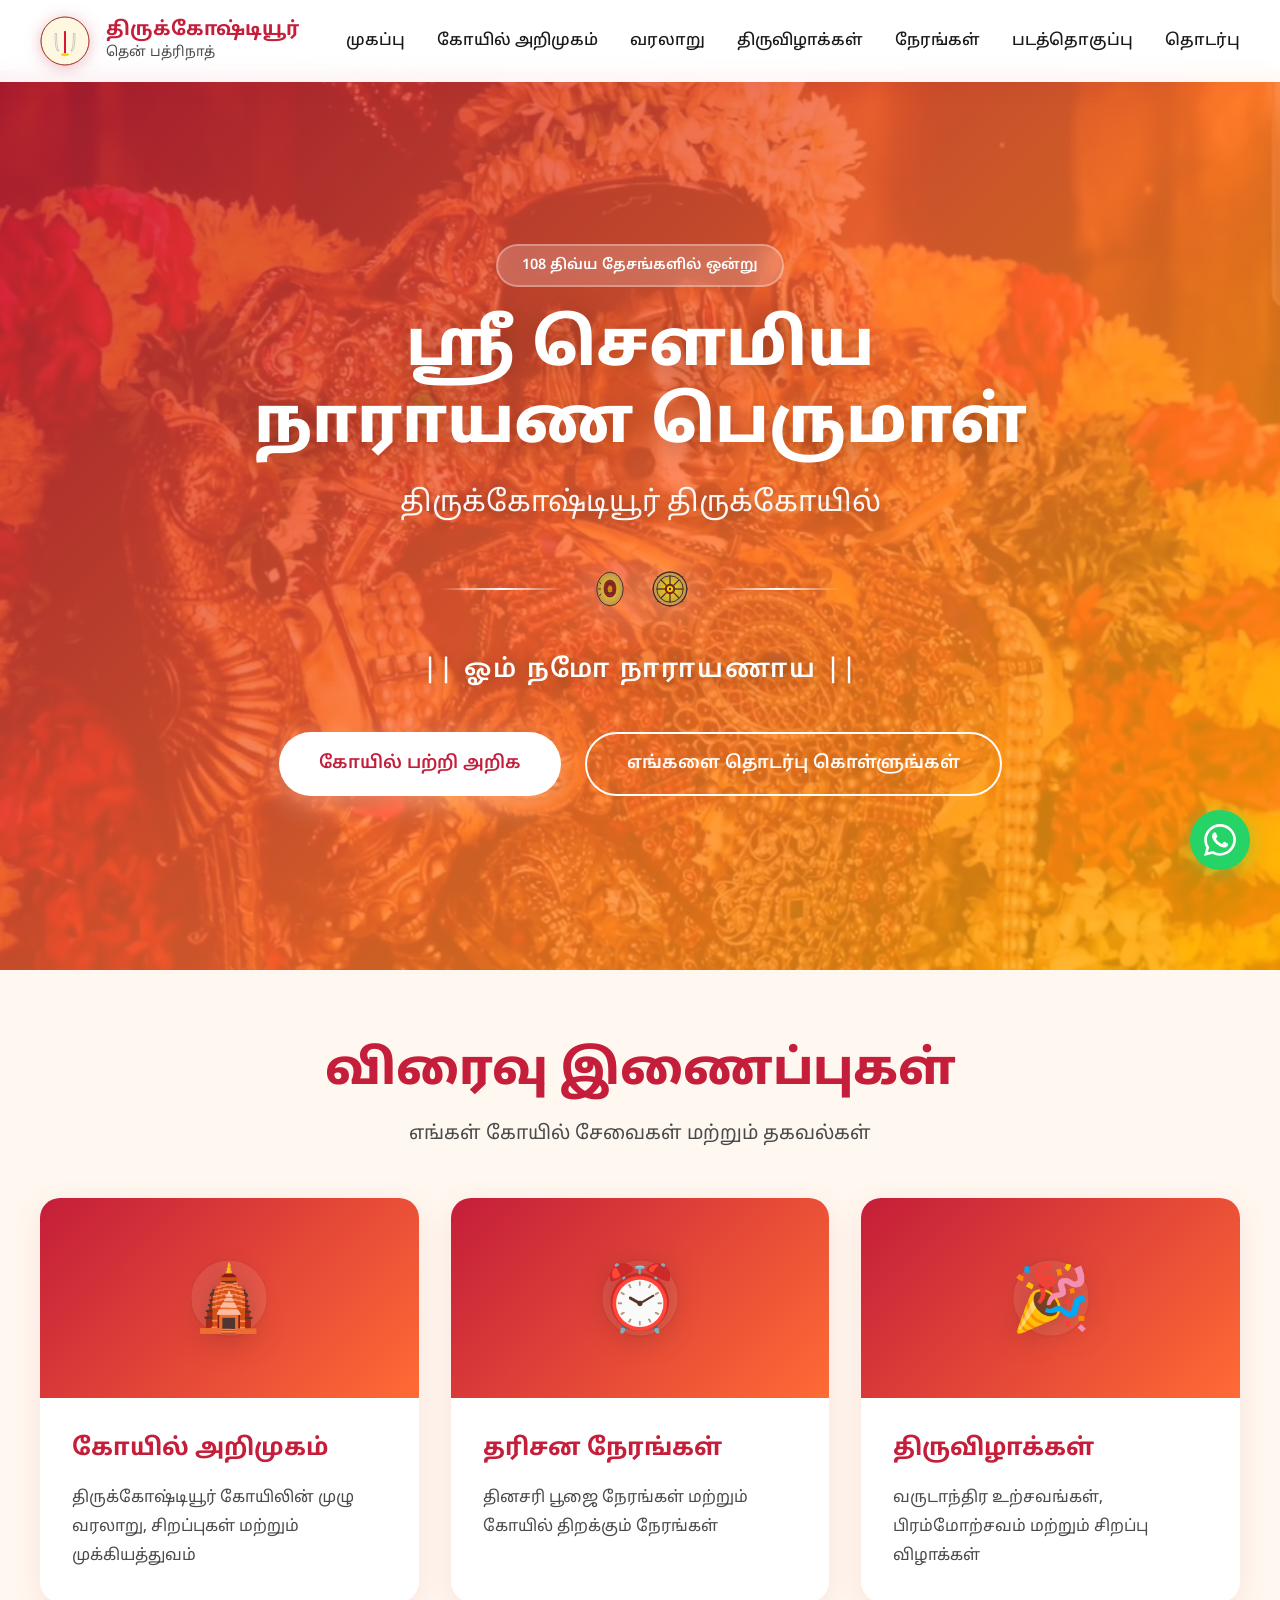
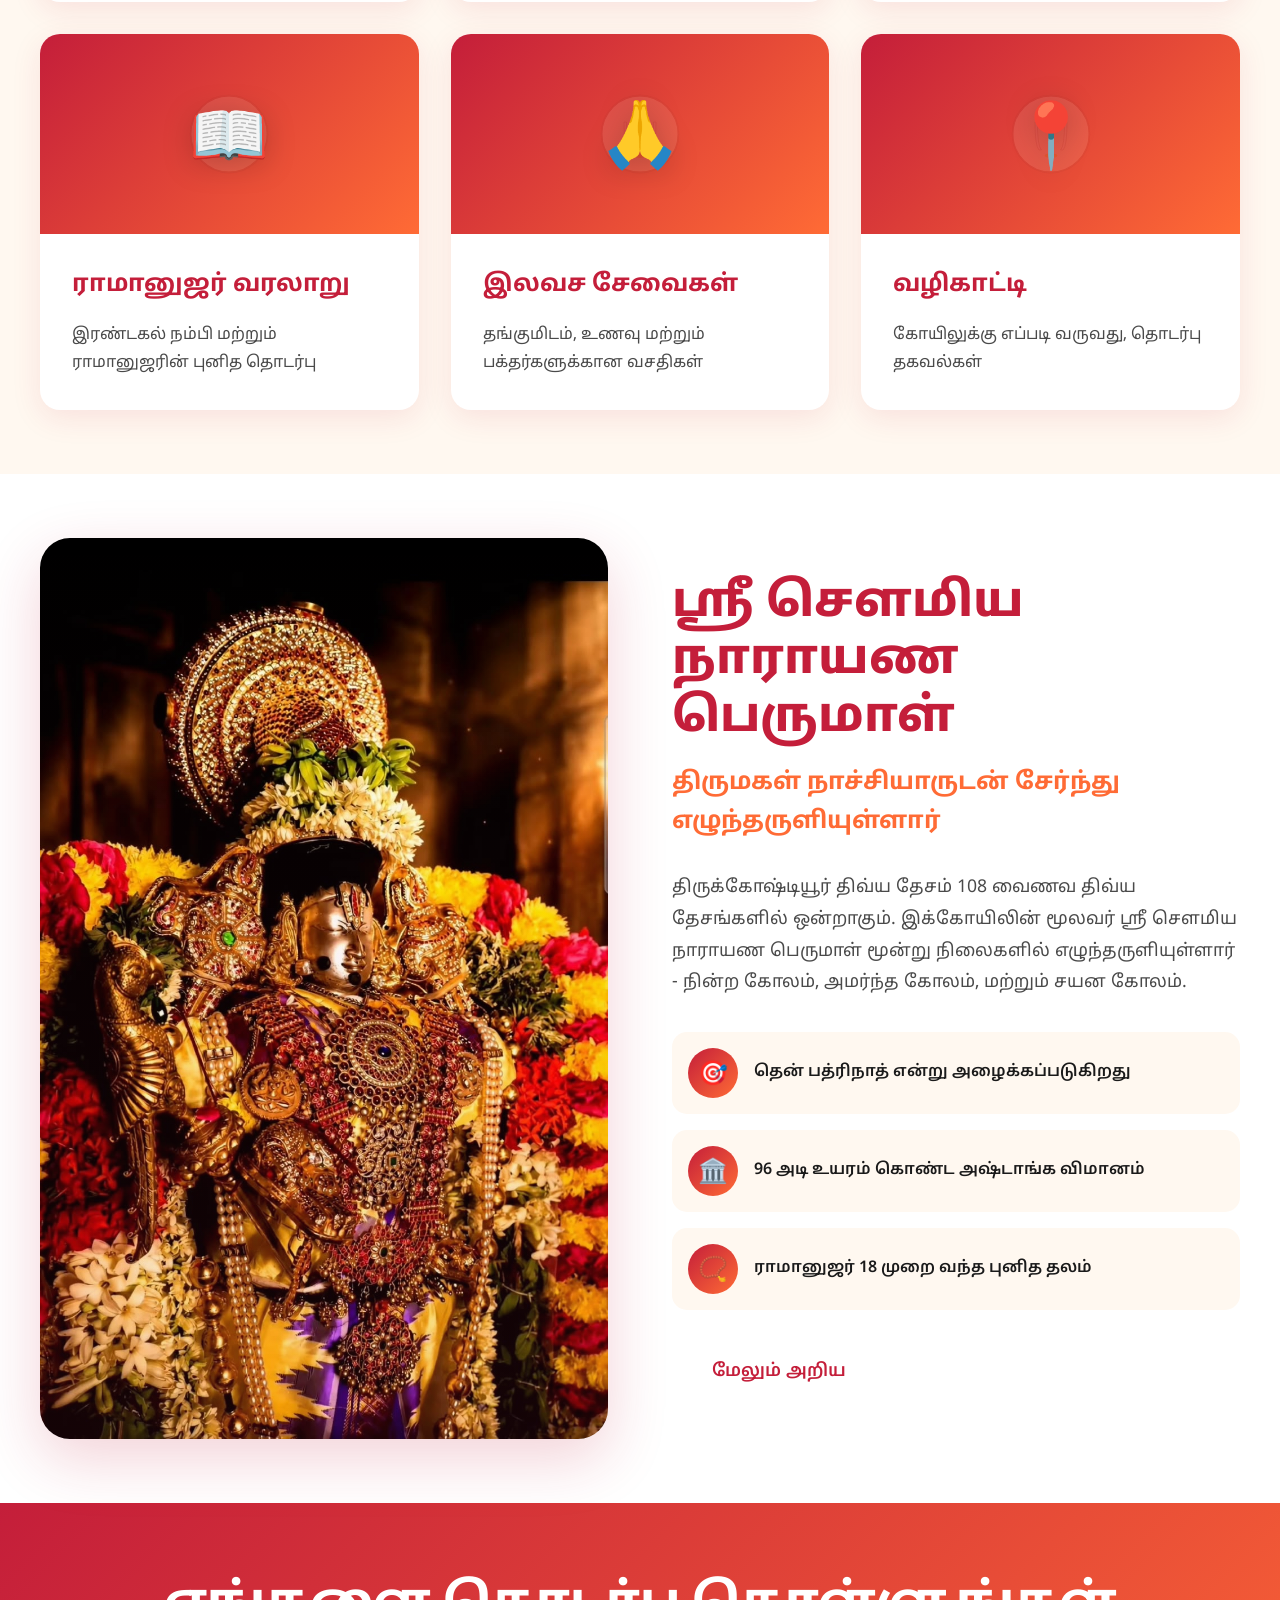
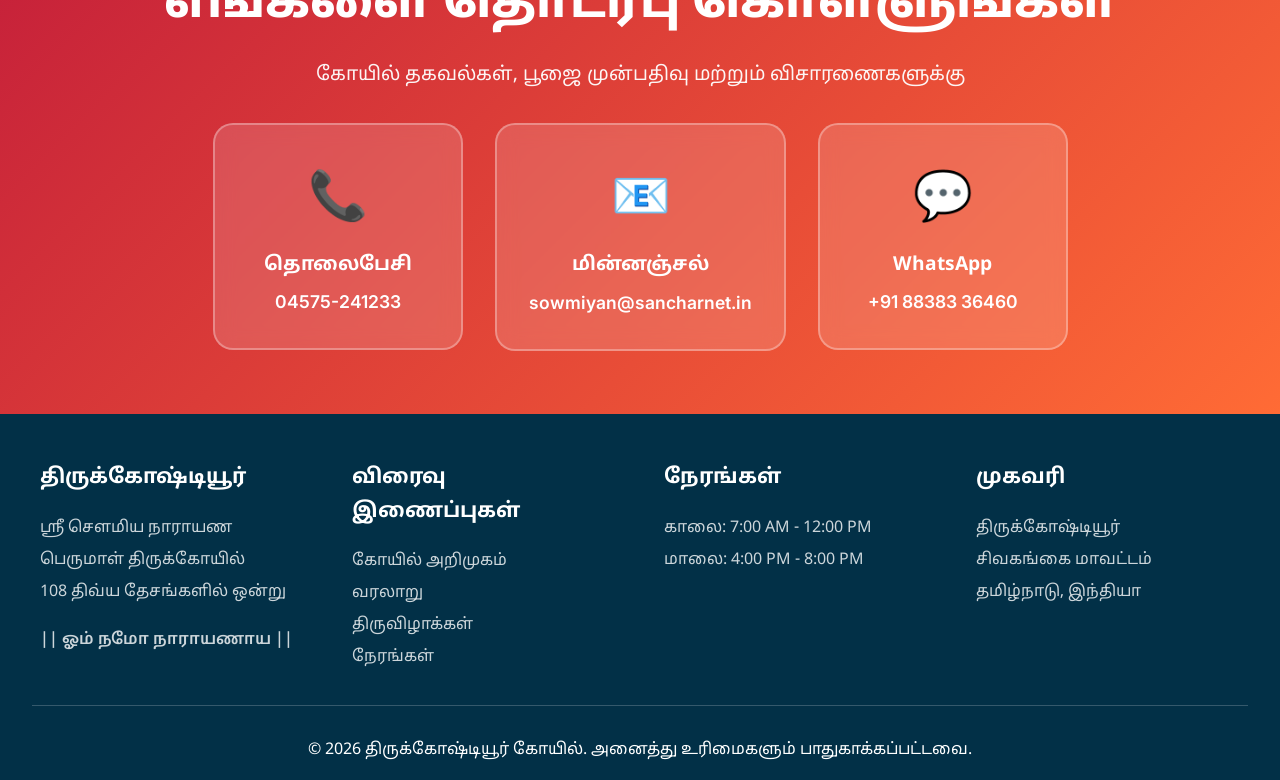
<file: index_tamil_only_backup.html>
<!DOCTYPE html>
<html lang="en">
<head>
  <meta charset="UTF-8">
  <meta name="viewport" content="width=device-width, initial-scale=1.0">
  <meta http-equiv="X-UA-Compatible" content="IE=edge">
  
  <!-- SEO Meta Tags -->
  <title>Thirukoshtiyur | Sri Sowmiya Narayana Perumal Temple | One of 108 Divya Desams</title>
  <meta name="description" content="Thirukoshtiyur Sri Sowmiya Narayana Perumal Temple - One of the 108 Divya Desams. Known as the Southern Badrinath.">
  <meta name="keywords" content="Thirukoshtiyur, Sowmiya Narayana Perumal, Divya Desam, Sivaganga, Tamil Nadu">
  
  <!-- Open Graph -->
  <meta property="og:title" content="Thirukoshtiyur - Sri Sowmiya Narayana Perumal Temple">
  <meta property="og:description" content="One of 108 Divya Desams - Southern Badrinath">
  <meta property="og:image" content="https://thirukoshtiyur.com/img/Sowmiyan.jpeg">
  
  <!-- Favicon -->
  <link rel="icon" type="image/svg+xml" href="./assets/images/logo/favicon.svg">
  
  <!-- Google Fonts -->
  <link rel="preconnect" href="https://fonts.googleapis.com">
  <link rel="preconnect" href="https://fonts.gstatic.com" crossorigin>
  <link href="https://fonts.googleapis.com/css2?family=Playfair+Display:wght@600;700;800&family=Inter:wght@400;500;600;700&family=Noto+Sans+Tamil:wght@400;600;700&display=swap" rel="stylesheet">
  
  <style>
    * {
      margin: 0;
      padding: 0;
      box-sizing: border-box;
    }
    
    :root {
      --primary: #C41E3A;
      --primary-dark: #8B0000;
      --secondary: #FF6B35;
      --accent: #FFB703;
      --gold: #D4AF37;
      --peacock: #023047;
      --cream: #FFF8F0;
      --white: #FFFFFF;
      --text: #1A1A1A;
      --text-light: #4A4A4A;
    }
    
    body {
      font-family: 'Inter', sans-serif;
      color: var(--text);
      line-height: 1.6;
      overflow-x: hidden;
    }
    
    .tamil {
      font-family: 'Noto Sans Tamil', sans-serif;
    }
    
    /* Modern Navbar */
    .navbar {
      position: fixed;
      top: 0;
      left: 0;
      right: 0;
      background: rgba(255, 255, 255, 0.95);
      backdrop-filter: blur(10px);
      box-shadow: 0 2px 20px rgba(196, 30, 58, 0.1);
      z-index: 1000;
      padding: 1rem 2rem;
    }
    
    .nav-content {
      max-width: 1200px;
      margin: 0 auto;
      display: flex;
      align-items: center;
      justify-content: space-between;
    }
    
    .logo {
      display: flex;
      align-items: center;
      gap: 1rem;
      text-decoration: none;
    }
    
    .logo img {
      width: 50px;
      height: 50px;
      filter: drop-shadow(0 2px 8px rgba(196, 30, 58, 0.3));
    }
    
    .logo-text h1 {
      font-family: 'Noto Sans Tamil', serif;
      font-size: 1.2rem;
      font-weight: 700;
      color: var(--primary);
      line-height: 1.2;
    }
    
    .logo-text p {
      font-family: 'Noto Sans Tamil', serif;
      font-size: 0.85rem;
      color: var(--text-light);
    }
    
    .nav-menu {
      display: flex;
      gap: 2rem;
      list-style: none;
      align-items: center;
    }
    
    .nav-menu a {
      text-decoration: none;
      color: var(--text);
      font-weight: 500;
      transition: color 0.3s;
      font-family: 'Noto Sans Tamil', sans-serif;
    }
    
    .nav-menu a:hover {
      color: var(--primary);
    }
    
    .menu-toggle {
      display: none;
      flex-direction: column;
      gap: 5px;
      cursor: pointer;
      padding: 10px;
    }
    
    .menu-toggle span {
      width: 25px;
      height: 3px;
      background: var(--primary);
      border-radius: 2px;
      transition: 0.3s;
    }
    
    /* Hero Section - Modern & Impressive */
    .hero {
      position: relative;
      height: 100vh;
      min-height: 600px;
      display: flex;
      align-items: center;
      justify-content: center;
      background: linear-gradient(135deg, #C41E3A 0%, #FF6B35 50%, #FFB703 100%);
      overflow: hidden;
      margin-top: 70px;
    }
    
    .hero::before {
      content: '';
      position: absolute;
      top: 0;
      left: 0;
      right: 0;
      bottom: 0;
      background: url('./img/Sowmiyan.jpeg') center/cover no-repeat;
      opacity: 0.2;
      animation: kenburns 20s ease-in-out infinite;
    }
    
    @keyframes kenburns {
      0%, 100% { transform: scale(1); }
      50% { transform: scale(1.1); }
    }
    
    .hero-content {
      position: relative;
      text-align: center;
      color: white;
      max-width: 900px;
      padding: 2rem;
      z-index: 2;
    }
    
    .hero-badge {
      display: inline-block;
      padding: 0.5rem 1.5rem;
      background: rgba(255, 255, 255, 0.2);
      backdrop-filter: blur(10px);
      border-radius: 50px;
      font-size: 0.9rem;
      font-weight: 600;
      margin-bottom: 1.5rem;
      border: 2px solid rgba(255, 255, 255, 0.3);
      font-family: 'Noto Sans Tamil', sans-serif;
    }
    
    .hero h1 {
      font-family: 'Noto Sans Tamil', serif;
      font-size: clamp(2.5rem, 5vw, 4.5rem);
      font-weight: 800;
      margin-bottom: 1rem;
      text-shadow: 0 4px 30px rgba(0, 0, 0, 0.3);
      line-height: 1.2;
    }
    
    .hero-subtitle {
      font-family: 'Noto Sans Tamil', serif;
      font-size: clamp(1.2rem, 2.5vw, 1.8rem);
      margin-bottom: 1rem;
      opacity: 0.95;
      text-shadow: 0 2px 15px rgba(0, 0, 0, 0.3);
    }
    
    .hero-divider {
      display: flex;
      align-items: center;
      gap: 1rem;
      margin: 2rem auto;
      max-width: 400px;
    }
    
    .hero-divider::before,
    .hero-divider::after {
      content: '';
      flex: 1;
      height: 2px;
      background: linear-gradient(90deg, transparent, white, transparent);
    }
    
    .hero-divider img {
      height: 60px;
      filter: drop-shadow(0 4px 20px rgba(255, 255, 255, 0.5));
    }
    
    .hero-mantra {
      font-family: 'Noto Sans Tamil', serif;
      font-size: clamp(1.3rem, 2vw, 1.8rem);
      font-weight: 600;
      letter-spacing: 2px;
      margin-bottom: 2.5rem;
      text-shadow: 0 2px 20px rgba(0, 0, 0, 0.4);
    }
    
    .hero-buttons {
      display: flex;
      gap: 1.5rem;
      justify-content: center;
      flex-wrap: wrap;
    }
    
    .btn {
      padding: 1rem 2.5rem;
      border-radius: 50px;
      text-decoration: none;
      font-weight: 600;
      font-size: 1.1rem;
      transition: all 0.3s;
      display: inline-flex;
      align-items: center;
      gap: 0.5rem;
      font-family: 'Noto Sans Tamil', sans-serif;
    }
    
    .btn-primary {
      background: white;
      color: var(--primary);
      box-shadow: 0 8px 30px rgba(255, 255, 255, 0.3);
    }
    
    .btn-primary:hover {
      transform: translateY(-3px);
      box-shadow: 0 12px 40px rgba(255, 255, 255, 0.5);
    }
    
    .btn-outline {
      background: transparent;
      color: white;
      border: 2px solid white;
    }
    
    .btn-outline:hover {
      background: white;
      color: var(--primary);
      transform: translateY(-3px);
    }
    
    /* Quick Links Section */
    .quick-links {
      padding: 4rem 2rem;
      background: var(--cream);
    }
    
    .container {
      max-width: 1200px;
      margin: 0 auto;
    }
    
    .section-header {
      text-align: center;
      margin-bottom: 3rem;
    }
    
    .section-title {
      font-family: 'Noto Sans Tamil', serif;
      font-size: clamp(2rem, 4vw, 3rem);
      font-weight: 800;
      color: var(--primary);
      margin-bottom: 0.5rem;
    }
    
    .section-subtitle {
      font-family: 'Noto Sans Tamil', serif;
      color: var(--text-light);
      font-size: 1.2rem;
    }
    
    .cards-grid {
      display: grid;
      grid-template-columns: repeat(auto-fit, minmax(280px, 1fr));
      gap: 2rem;
    }
    
    .card {
      background: white;
      border-radius: 20px;
      overflow: hidden;
      box-shadow: 0 8px 30px rgba(196, 30, 58, 0.1);
      transition: all 0.3s;
      text-decoration: none;
      color: inherit;
      display: block;
    }
    
    .card:hover {
      transform: translateY(-10px);
      box-shadow: 0 15px 50px rgba(196, 30, 58, 0.2);
    }
    
    .card-image {
      height: 200px;
      background: linear-gradient(135deg, var(--primary), var(--secondary));
      display: flex;
      align-items: center;
      justify-content: center;
      position: relative;
      overflow: hidden;
    }
    
    .card-image::before {
      content: '';
      position: absolute;
      top: 0;
      left: 0;
      right: 0;
      bottom: 0;
      background: url('./assets/images/logo/namam.svg') center/80px no-repeat;
      opacity: 0.1;
    }
    
    .card-icon {
      font-size: 4rem;
      filter: drop-shadow(0 4px 15px rgba(0, 0, 0, 0.2));
    }
    
    .card-body {
      padding: 2rem;
    }
    
    .card-title {
      font-family: 'Noto Sans Tamil', serif;
      font-size: 1.5rem;
      font-weight: 700;
      color: var(--primary);
      margin-bottom: 1rem;
    }
    
    .card-text {
      font-family: 'Noto Sans Tamil', serif;
      color: var(--text-light);
      line-height: 1.8;
    }
    
    /* Deity Spotlight */
    .deity-spotlight {
      padding: 4rem 2rem;
      background: white;
    }
    
    .deity-content {
      display: grid;
      grid-template-columns: 1fr 1fr;
      gap: 4rem;
      align-items: center;
    }
    
    .deity-image {
      border-radius: 30px;
      overflow: hidden;
      box-shadow: 0 20px 60px rgba(196, 30, 58, 0.2);
      position: relative;
    }
    
    .deity-image img {
      width: 100%;
      height: auto;
      display: block;
      transition: transform 0.5s;
    }
    
    .deity-image:hover img {
      transform: scale(1.05);
    }
    
    .deity-image::after {
      content: '';
      position: absolute;
      top: 0;
      left: 0;
      right: 0;
      bottom: 0;
      background: linear-gradient(180deg, transparent 0%, rgba(196, 30, 58, 0.1) 100%);
      pointer-events: none;
    }
    
    .deity-info h2 {
      font-family: 'Noto Sans Tamil', serif;
      font-size: clamp(2rem, 4vw, 3rem);
      font-weight: 800;
      color: var(--primary);
      margin-bottom: 1rem;
      line-height: 1.2;
    }
    
    .deity-info h3 {
      font-family: 'Noto Sans Tamil', serif;
      font-size: 1.5rem;
      color: var(--secondary);
      margin-bottom: 2rem;
    }
    
    .deity-info p {
      font-family: 'Noto Sans Tamil', serif;
      font-size: 1.1rem;
      line-height: 1.8;
      color: var(--text-light);
      margin-bottom: 1.5rem;
    }
    
    .features {
      display: flex;
      flex-direction: column;
      gap: 1rem;
      margin: 2rem 0;
    }
    
    .feature-item {
      display: flex;
      align-items: center;
      gap: 1rem;
      padding: 1rem;
      background: var(--cream);
      border-radius: 15px;
    }
    
    .feature-icon {
      width: 50px;
      height: 50px;
      background: linear-gradient(135deg, var(--primary), var(--secondary));
      border-radius: 50%;
      display: flex;
      align-items: center;
      justify-content: center;
      color: white;
      font-size: 1.5rem;
      flex-shrink: 0;
    }
    
    .feature-text {
      font-family: 'Noto Sans Tamil', serif;
      color: var(--text);
      font-weight: 600;
    }
    
    /* Contact CTA */
    .contact-cta {
      padding: 4rem 2rem;
      background: linear-gradient(135deg, var(--primary), var(--secondary));
      color: white;
      text-align: center;
    }
    
    .contact-cta h2 {
      font-family: 'Noto Sans Tamil', serif;
      font-size: clamp(2rem, 4vw, 3rem);
      font-weight: 800;
      margin-bottom: 1rem;
    }
    
    .contact-cta p {
      font-family: 'Noto Sans Tamil', serif;
      font-size: 1.2rem;
      margin-bottom: 2rem;
      opacity: 0.95;
    }
    
    .contact-methods {
      display: flex;
      gap: 2rem;
      justify-content: center;
      flex-wrap: wrap;
      margin-top: 2rem;
    }
    
    .contact-card {
      background: rgba(255, 255, 255, 0.15);
      backdrop-filter: blur(10px);
      border: 2px solid rgba(255, 255, 255, 0.3);
      border-radius: 20px;
      padding: 2rem;
      min-width: 250px;
      transition: all 0.3s;
    }
    
    .contact-card:hover {
      background: rgba(255, 255, 255, 0.25);
      transform: translateY(-5px);
    }
    
    .contact-card-icon {
      font-size: 3rem;
      margin-bottom: 1rem;
    }
    
    .contact-card h3 {
      font-size: 1.2rem;
      margin-bottom: 0.5rem;
    }
    
    .contact-card a {
      color: white;
      text-decoration: none;
      font-weight: 600;
      font-size: 1.1rem;
    }
    
    /* Footer */
    .footer {
      background: var(--peacock);
      color: white;
      padding: 3rem 2rem 1rem;
    }
    
    .footer-content {
      max-width: 1200px;
      margin: 0 auto;
      display: grid;
      grid-template-columns: repeat(auto-fit, minmax(250px, 1fr));
      gap: 3rem;
      margin-bottom: 2rem;
    }
    
    .footer-section h3 {
      font-family: 'Noto Sans Tamil', serif;
      margin-bottom: 1rem;
      font-size: 1.3rem;
    }
    
    .footer-section p,
    .footer-section a {
      font-family: 'Noto Sans Tamil', serif;
      color: rgba(255, 255, 255, 0.8);
      text-decoration: none;
      line-height: 2;
      display: block;
    }
    
    .footer-section a:hover {
      color: var(--accent);
    }
    
    .footer-bottom {
      text-align: center;
      padding-top: 2rem;
      border-top: 1px solid rgba(255, 255, 255, 0.2);
      font-family: 'Noto Sans Tamil', serif;
    }
    
    /* WhatsApp Button */
    .whatsapp-float {
      position: fixed;
      bottom: 30px;
      right: 30px;
      z-index: 999;
    }
    
    .whatsapp-float a {
      width: 60px;
      height: 60px;
      background: #25D366;
      border-radius: 50%;
      display: flex;
      align-items: center;
      justify-content: center;
      box-shadow: 0 4px 20px rgba(37, 211, 102, 0.4);
      transition: all 0.3s;
      animation: pulse 2s infinite;
    }
    
    .whatsapp-float a:hover {
      transform: scale(1.1);
      box-shadow: 0 6px 30px rgba(37, 211, 102, 0.6);
    }
    
    @keyframes pulse {
      0%, 100% { box-shadow: 0 4px 20px rgba(37, 211, 102, 0.4); }
      50% { box-shadow: 0 4px 30px rgba(37, 211, 102, 0.7); }
    }
    
    /* Mobile Responsive */
    @media (max-width: 768px) {
      .navbar {
        padding: 1rem;
      }
      
      .nav-menu {
        position: fixed;
        top: 70px;
        left: -100%;
        width: 100%;
        height: calc(100vh - 70px);
        background: white;
        flex-direction: column;
        padding: 2rem;
        transition: left 0.3s;
        box-shadow: 0 5px 20px rgba(0, 0, 0, 0.1);
      }
      
      .nav-menu.active {
        left: 0;
      }
      
      .menu-toggle {
        display: flex;
      }
      
      .hero {
        margin-top: 70px;
        min-height: 500px;
      }
      
      .deity-content {
        grid-template-columns: 1fr;
        gap: 2rem;
      }
      
      .contact-methods {
        flex-direction: column;
      }
      
      .whatsapp-float {
        bottom: 20px;
        right: 20px;
      }
      
      .whatsapp-float a {
        width: 50px;
        height: 50px;
      }
    }
  </style>
</head>
<body>
  <!-- Navigation -->
  <nav class="navbar">
    <div class="nav-content">
      <a href="/" class="logo">
        <img src="./assets/images/logo/namam.svg" alt="திருக்கோஷ்டியூர் சின்னம்">
        <div class="logo-text">
          <h1>திருக்கோஷ்டியூர்</h1>
          <p>தென் பத்ரிநாத்</p>
        </div>
      </a>
      
      <div class="menu-toggle" onclick="document.querySelector('.nav-menu').classList.toggle('active')">
        <span></span>
        <span></span>
        <span></span>
      </div>
      
      <ul class="nav-menu">
        <li><a href="/">முகப்பு</a></li>
        <li><a href="./pages/about.html">கோயில் அறிமுகம்</a></li>
        <li><a href="./pages/history.html">வரலாறு</a></li>
        <li><a href="./pages/festivals.html">திருவிழாக்கள்</a></li>
        <li><a href="./pages/timings.html">நேரங்கள்</a></li>
        <li><a href="./pages/gallery.html">படத்தொகுப்பு</a></li>
        <li><a href="./pages/contact.html">தொடர்பு</a></li>
      </ul>
    </div>
  </nav>

  <!-- Hero Section -->
  <section class="hero">
    <div class="hero-content">
      <span class="hero-badge">108 திவ்ய தேசங்களில் ஒன்று</span>
      <h1 class="tamil">ஸ்ரீ சௌமிய நாராயண பெருமாள்</h1>
      <p class="hero-subtitle tamil">திருக்கோஷ்டியூர் திருக்கோயில்</p>
      
      <div class="hero-divider">
        <img src="./assets/images/logo/sangu-chakra.svg" alt="சங்கு சக்கரம்">
      </div>
      
      <p class="hero-mantra tamil">|| ஓம் நமோ நாராயணாய ||</p>
      
      <div class="hero-buttons">
        <a href="./pages/about.html" class="btn btn-primary">கோயில் பற்றி அறிக</a>
        <a href="./pages/contact.html" class="btn btn-outline">எங்களை தொடர்பு கொள்ளுங்கள்</a>
      </div>
    </div>
  </section>

  <!-- Quick Links -->
  <section class="quick-links">
    <div class="container">
      <div class="section-header">
        <h2 class="section-title tamil">விரைவு இணைப்புகள்</h2>
        <p class="section-subtitle tamil">எங்கள் கோயில் சேவைகள் மற்றும் தகவல்கள்</p>
      </div>
      
      <div class="cards-grid">
        <a href="./pages/about.html" class="card">
          <div class="card-image">
            <div class="card-icon">🛕</div>
          </div>
          <div class="card-body">
            <h3 class="card-title tamil">கோயில் அறிமுகம்</h3>
            <p class="card-text tamil">திருக்கோஷ்டியூர் கோயிலின் முழு வரலாறு, சிறப்புகள் மற்றும் முக்கியத்துவம்</p>
          </div>
        </a>
        
        <a href="./pages/timings.html" class="card">
          <div class="card-image">
            <div class="card-icon">⏰</div>
          </div>
          <div class="card-body">
            <h3 class="card-title tamil">தரிசன நேரங்கள்</h3>
            <p class="card-text tamil">தினசரி பூஜை நேரங்கள் மற்றும் கோயில் திறக்கும் நேரங்கள்</p>
          </div>
        </a>
        
        <a href="./pages/festivals.html" class="card">
          <div class="card-image">
            <div class="card-icon">🎉</div>
          </div>
          <div class="card-body">
            <h3 class="card-title tamil">திருவிழாக்கள்</h3>
            <p class="card-text tamil">வருடாந்திர உற்சவங்கள், பிரம்மோற்சவம் மற்றும் சிறப்பு விழாக்கள்</p>
          </div>
        </a>
        
        <a href="./pages/history.html" class="card">
          <div class="card-image">
            <div class="card-icon">📖</div>
          </div>
          <div class="card-body">
            <h3 class="card-title tamil">ராமானுஜர் வரலாறு</h3>
            <p class="card-text tamil">இரண்டகல் நம்பி மற்றும் ராமானுஜரின் புனித தொடர்பு</p>
          </div>
        </a>
        
        <a href="./pages/services.html" class="card">
          <div class="card-image">
            <div class="card-icon">🙏</div>
          </div>
          <div class="card-body">
            <h3 class="card-title tamil">இலவச சேவைகள்</h3>
            <p class="card-text tamil">தங்குமிடம், உணவு மற்றும் பக்தர்களுக்கான வசதிகள்</p>
          </div>
        </a>
        
        <a href="./pages/contact.html" class="card">
          <div class="card-image">
            <div class="card-icon">📍</div>
          </div>
          <div class="card-body">
            <h3 class="card-title tamil">வழிகாட்டி</h3>
            <p class="card-text tamil">கோயிலுக்கு எப்படி வருவது, தொடர்பு தகவல்கள்</p>
          </div>
        </a>
      </div>
    </div>
  </section>

  <!-- Deity Spotlight -->
  <section class="deity-spotlight">
    <div class="container">
      <div class="deity-content">
        <div class="deity-image">
          <img src="./img/Sowmiyan.jpeg" alt="ஸ்ரீ சௌமிய நாராயண பெருமாள்">
        </div>
        
        <div class="deity-info">
          <h2 class="tamil">ஸ்ரீ சௌமிய நாராயண பெருமாள்</h2>
          <h3 class="tamil">திருமகள் நாச்சியாருடன் சேர்ந்து எழுந்தருளியுள்ளார்</h3>
          
          <p class="tamil">
            திருக்கோஷ்டியூர் திவ்ய தேசம் 108 வைணவ திவ்ய தேசங்களில் ஒன்றாகும். 
            இக்கோயிலின் மூலவர் ஸ்ரீ சௌமிய நாராயண பெருமாள் மூன்று நிலைகளில் 
            எழுந்தருளியுள்ளார் - நின்ற கோலம், அமர்ந்த கோலம், மற்றும் சயன கோலம்.
          </p>
          
          <div class="features">
            <div class="feature-item">
              <div class="feature-icon">🎯</div>
              <div class="feature-text tamil">தென் பத்ரிநாத் என்று அழைக்கப்படுகிறது</div>
            </div>
            <div class="feature-item">
              <div class="feature-icon">🏛️</div>
              <div class="feature-text tamil">96 அடி உயரம் கொண்ட அஷ்டாங்க விமானம்</div>
            </div>
            <div class="feature-item">
              <div class="feature-icon">📿</div>
              <div class="feature-text tamil">ராமானுஜர் 18 முறை வந்த புனித தலம்</div>
            </div>
          </div>
          
          <a href="./pages/about.html" class="btn btn-primary">மேலும் அறிய</a>
        </div>
      </div>
    </div>
  </section>

  <!-- Contact CTA -->
  <section class="contact-cta">
    <div class="container">
      <h2 class="tamil">எங்களை தொடர்பு கொள்ளுங்கள்</h2>
      <p class="tamil">கோயில் தகவல்கள், பூஜை முன்பதிவு மற்றும் விசாரணைகளுக்கு</p>
      
      <div class="contact-methods">
        <div class="contact-card">
          <div class="contact-card-icon">📞</div>
          <h3 class="tamil">தொலைபேசி</h3>
          <a href="tel:+914575241233">04575-241233</a>
        </div>
        
        <div class="contact-card">
          <div class="contact-card-icon">📧</div>
          <h3 class="tamil">மின்னஞ்சல்</h3>
          <a href="mailto:sowmiyan@sancharnet.in">sowmiyan@sancharnet.in</a>
        </div>
        
        <div class="contact-card">
          <div class="contact-card-icon">💬</div>
          <h3 class="tamil">WhatsApp</h3>
          <a href="https://wa.me/918838336460" target="_blank">+91 88383 36460</a>
        </div>
      </div>
    </div>
  </section>

  <!-- Footer -->
  <footer class="footer">
    <div class="footer-content">
      <div class="footer-section">
        <h3 class="tamil">திருக்கோஷ்டியூர்</h3>
        <p class="tamil">ஸ்ரீ சௌமிய நாராயண பெருமாள் திருக்கோயில்</p>
        <p class="tamil">108 திவ்ய தேசங்களில் ஒன்று</p>
        <p class="tamil" style="margin-top: 1rem; font-weight: 600;">|| ஓம் நமோ நாராயணாய ||</p>
      </div>
      
      <div class="footer-section">
        <h3 class="tamil">விரைவு இணைப்புகள்</h3>
        <a href="./pages/about.html" class="tamil">கோயில் அறிமுகம்</a>
        <a href="./pages/history.html" class="tamil">வரலாறு</a>
        <a href="./pages/festivals.html" class="tamil">திருவிழாக்கள்</a>
        <a href="./pages/timings.html" class="tamil">நேரங்கள்</a>
      </div>
      
      <div class="footer-section">
        <h3 class="tamil">நேரங்கள்</h3>
        <p class="tamil">காலை: 7:00 AM - 12:00 PM</p>
        <p class="tamil">மாலை: 4:00 PM - 8:00 PM</p>
      </div>
      
      <div class="footer-section">
        <h3 class="tamil">முகவரி</h3>
        <p class="tamil">திருக்கோஷ்டியூர்</p>
        <p class="tamil">சிவகங்கை மாவட்டம்</p>
        <p class="tamil">தமிழ்நாடு, இந்தியா</p>
      </div>
    </div>
    
    <div class="footer-bottom">
      <p class="tamil">© 2026 திருக்கோஷ்டியூர் கோயில். அனைத்து உரிமைகளும் பாதுகாக்கப்பட்டவை.</p>
    </div>
  </footer>

  <!-- WhatsApp Float Button -->
  <div class="whatsapp-float">
    <a href="https://wa.me/918838336460?text=வணக்கம்%2C%20திருக்கோஷ்டியூர்%20கோயில்%20பற்றி%20மேலும்%20அறிய%20விரும்புகிறேன்" target="_blank" aria-label="WhatsApp">
      <svg width="32" height="32" viewBox="0 0 24 24" fill="white">
        <path d="M17.472 14.382c-.297-.149-1.758-.867-2.03-.967-.273-.099-.471-.148-.67.15-.197.297-.767.966-.94 1.164-.173.199-.347.223-.644.075-.297-.15-1.255-.463-2.39-1.475-.883-.788-1.48-1.761-1.653-2.059-.173-.297-.018-.458.13-.606.134-.133.298-.347.446-.52.149-.174.198-.298.298-.497.099-.198.05-.371-.025-.52-.075-.149-.669-1.612-.916-2.207-.242-.579-.487-.5-.669-.51-.173-.008-.371-.01-.57-.01-.198 0-.52.074-.792.372-.272.297-1.04 1.016-1.04 2.479 0 1.462 1.065 2.875 1.213 3.074.149.198 2.096 3.2 5.077 4.487.709.306 1.262.489 1.694.625.712.227 1.36.195 1.871.118.571-.085 1.758-.719 2.006-1.413.248-.694.248-1.289.173-1.413-.074-.124-.272-.198-.57-.347m-5.421 7.403h-.004a9.87 9.87 0 01-5.031-1.378l-.361-.214-3.741.982.998-3.648-.235-.374a9.86 9.86 0 01-1.51-5.26c.001-5.45 4.436-9.884 9.888-9.884 2.64 0 5.122 1.03 6.988 2.898a9.825 9.825 0 012.893 6.994c-.003 5.45-4.437 9.884-9.885 9.884m8.413-18.297A11.815 11.815 0 0012.05 0C5.495 0 .16 5.335.157 11.892c0 2.096.547 4.142 1.588 5.945L.057 24l6.305-1.654a11.882 11.882 0 005.683 1.448h.005c6.554 0 11.89-5.335 11.893-11.893a11.821 11.821 0 00-3.48-8.413Z"/>
      </svg>
    </a>
  </div>

  <script>
    // Smooth scroll
    document.querySelectorAll('a[href^="#"]').forEach(anchor => {
      anchor.addEventListener('click', function (e) {
        e.preventDefault();
        const target = document.querySelector(this.getAttribute('href'));
        if (target) {
          target.scrollIntoView({ behavior: 'smooth', block: 'start' });
        }
      });
    });
    
    // Navbar background on scroll
    window.addEventListener('scroll', () => {
      const navbar = document.querySelector('.navbar');
      if (window.scrollY > 50) {
        navbar.style.boxShadow = '0 2px 30px rgba(196, 30, 58, 0.15)';
      } else {
        navbar.style.boxShadow = '0 2px 20px rgba(196, 30, 58, 0.1)';
      }
    });
  </script>
</body>
</html>
</file>
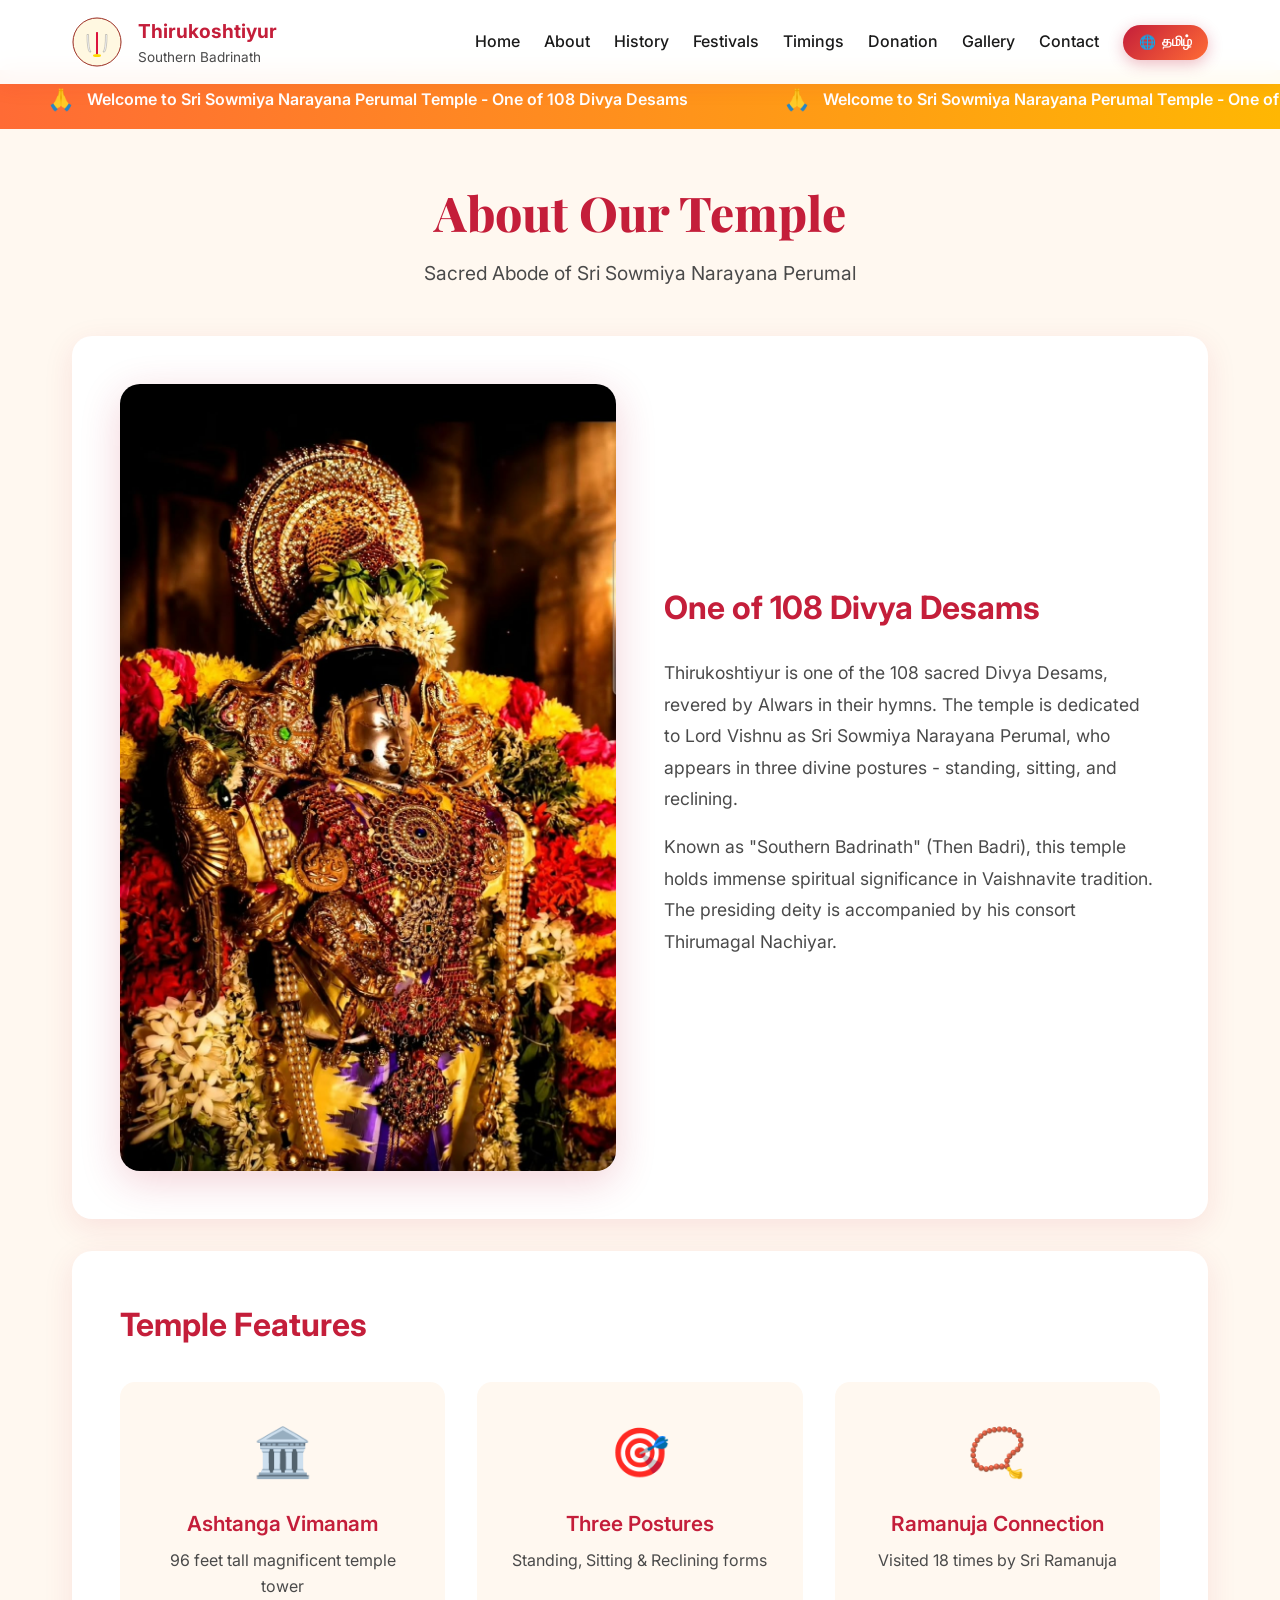
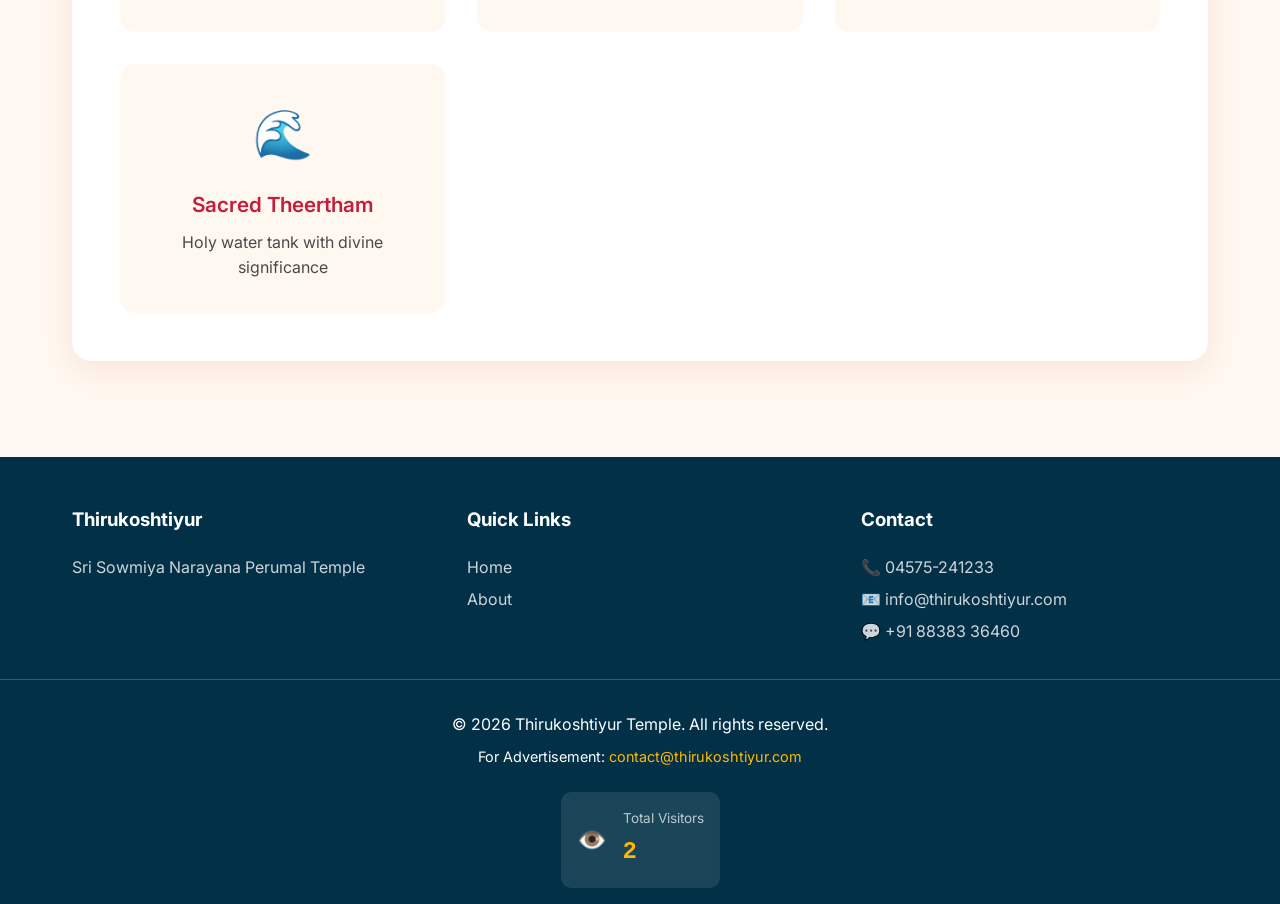
<file: pages/about.html>
<!DOCTYPE html>
<html lang="en">
<head>
  <meta charset="UTF-8">
  <meta name="viewport" content="width=device-width, initial-scale=1.0">
  <title>About | Sri Sowmiya Narayana Perumal Temple</title>
  <link rel="icon" type="image/svg+xml" href="../assets/images/logo/favicon.svg">
  <link href="https://fonts.googleapis.com/css2?family=Playfair+Display:wght@600;700;800&family=Inter:wght@400;500;600;700&family=Noto+Sans+Tamil:wght@400;600;700&display=swap" rel="stylesheet">
  <style>
    * { margin: 0; padding: 0; box-sizing: border-box; }
    html { scroll-behavior: smooth; -webkit-font-smoothing: antialiased; -moz-osx-font-smoothing: grayscale; }
    :root {
      --primary: #C41E3A;
      --secondary: #FF6B35;
      --accent: #FFB703;
      --peacock: #023047;
      --cream: #FFF8F0;
      --text: #1A1A1A;
      --text-light: #4A4A4A;
    }
    body { font-family: 'Inter', sans-serif; color: var(--text); line-height: 1.6; background: var(--cream); overflow-x: hidden; min-height: 100vh; }
    .tamil { font-family: 'Noto Sans Tamil', sans-serif; }
    [data-lang]:not([data-lang="en"]) { display: none; }
    body.tamil-mode [data-lang="en"] { display: none; }
    body.tamil-mode [data-lang="ta"] { display: block; }
    
    /* Professional Master Container */
    .content-container { max-width: 1200px; margin: 0 auto; width: 100%; padding: 0 2rem; }
    
    /* Navbar */
    .navbar { position: fixed; top: 0; left: 0; right: 0; background: rgba(255,255,255,0.95); backdrop-filter: blur(10px); box-shadow: 0 2px 20px rgba(196,30,58,0.1); z-index: 1000; padding: 1rem 0; }
    .nav-content { max-width: 1200px; margin: 0 auto; padding: 0 2rem; display: flex; align-items: center; justify-content: space-between; }
    .logo { display: flex; align-items: center; gap: 1rem; text-decoration: none; }
    .logo img { width: 50px; height: 50px; }
    .logo-text h1 { font-size: 1.2rem; font-weight: 700; color: var(--primary); }
    .logo-text p { font-size: 0.85rem; color: var(--text-light); }
    .nav-right { display: flex; align-items: center; gap: 1.5rem; }
    .nav-menu { display: flex; gap: 1.5rem; list-style: none; }
    .nav-menu a { text-decoration: none; color: var(--text); font-weight: 500; transition: color 0.3s; }
    .nav-menu a:hover { color: var(--primary); }
    .lang-switcher { background: linear-gradient(135deg, var(--primary), var(--secondary)); border: none; color: white; padding: 0.6rem 1rem; border-radius: 25px; cursor: pointer; font-weight: 600; display: flex; align-items: center; gap: 0.4rem; box-shadow: 0 4px 15px rgba(196,30,58,0.3); transition: transform 0.3s ease, box-shadow 0.3s ease; white-space: nowrap; font-size: 0.85rem; flex-shrink: 0; }
    .lang-switcher:hover { transform: translateY(-2px); box-shadow: 0 6px 20px rgba(196,30,58,0.4); }
    .menu-toggle { display: none; flex-direction: column; gap: 5px; cursor: pointer; padding: 10px; }
    .menu-toggle span { width: 25px; height: 3px; background: var(--primary); border-radius: 2px; }
    
    /* Notification Banner */
    .notification-banner { position: fixed; top: 70px; left: 0; right: 0; background: linear-gradient(90deg, var(--secondary), var(--accent)); color: white; padding: 0.8rem 0; z-index: 999; overflow: hidden; }
    .notification-content { display: flex; white-space: nowrap; animation: scroll-left 30s linear infinite; }
    .notification-item { display: inline-flex; align-items: center; padding: 0 3rem; font-weight: 600; }
    .notification-icon { margin-right: 0.8rem; font-size: 1.3rem; }
    @keyframes scroll-left { 0% { transform: translateX(0); } 100% { transform: translateX(-50%); } }
    
    /* Main Content */
    .main-content { margin-top: 120px; padding: 4rem 0; min-height: calc(100vh - 400px); }
    .container { max-width: 1200px; margin: 0 auto; padding: 0 2rem; }
    .page-header { text-align: center; margin-bottom: 3rem; }
    .page-title { font-family: 'Playfair Display', serif; font-size: clamp(2rem, 4.5vw, 3rem); font-weight: 800; color: var(--primary); margin-bottom: 1rem; line-height: 1.2; }
    .page-subtitle { font-size: clamp(1rem, 2vw, 1.2rem); color: var(--text-light); }
    
    .content-section { background: white; border-radius: 20px; padding: 3rem; margin-bottom: 2rem; box-shadow: 0 8px 30px rgba(196,30,58,0.1); }
    .section-title { font-size: 2rem; font-weight: 700; color: var(--primary); margin-bottom: 1.5rem; }
    .content-grid { display: grid; grid-template-columns: 1fr 1fr; gap: 3rem; align-items: center; }
    .content-image { border-radius: 20px; overflow: hidden; box-shadow: 0 10px 40px rgba(196,30,58,0.2); }
    .content-image img { width: 100%; height: auto; display: block; }
    .content-text p { font-size: 1.1rem; line-height: 1.8; color: var(--text-light); margin-bottom: 1rem; }
    
    .features-grid { display: grid; grid-template-columns: repeat(auto-fit, minmax(250px, 1fr)); gap: 2rem; margin-top: 2rem; }
    .feature-card { background: var(--cream); padding: 2rem; border-radius: 15px; text-align: center; }
    .feature-icon { font-size: 3rem; margin-bottom: 1rem; }
    .feature-title { font-size: 1.3rem; font-weight: 600; color: var(--primary); margin-bottom: 0.5rem; }
    .feature-desc { color: var(--text-light); }
    
    /* Footer */
    .footer { background: var(--peacock); color: white; padding: 3rem 0 1rem; }
    .footer-content { max-width: 1200px; margin: 0 auto; padding: 0 2rem; display: grid; grid-template-columns: repeat(auto-fit, minmax(250px, 1fr)); gap: 3rem; margin-bottom: 2rem; }
    .footer-section h3 { margin-bottom: 1rem; }
    .footer-section p, .footer-section a { color: rgba(255,255,255,0.8); text-decoration: none; line-height: 2; display: block; }
    .footer-section a:hover { color: var(--accent); }
    .footer-bottom { text-align: center; padding-top: 2rem; border-top: 1px solid rgba(255,255,255,0.2); }
    
    /* Visitor Counter */
    .visitor-counter { margin-top: 1.5rem; padding: 1rem; display: inline-flex; align-items: center; gap: 1rem; background: rgba(255,255,255,0.1); border-radius: 10px; backdrop-filter: blur(10px); }
    .visitor-counter-icon { font-size: 1.5rem; }
    .visitor-counter-content { text-align: left; }
    .visitor-counter-label { font-size: 0.85rem; color: rgba(255,255,255,0.7); margin-bottom: 0.2rem; }
    .visitor-counter-number { font-size: 1.5rem; font-weight: 700; color: var(--accent); font-family: 'Courier New', monospace; letter-spacing: 2px; }
    
    @media (max-width: 768px) {
      .nav-content { padding: 0 1rem; }
      .container, .content-container { padding: 0 1rem; }
      .footer-content { padding: 0 1rem; }
      .nav-right { position: fixed; top: 120px; left: -100%; width: 100%; height: calc(100vh - 120px); background: white; flex-direction: column; padding: 2rem; transition: left 0.3s; }
      .nav-right.active { left: 0; }
      .nav-menu { flex-direction: column; width: 100%; }
      .menu-toggle { display: flex; }
      .content-grid { grid-template-columns: 1fr; }
      .features-grid { grid-template-columns: 1fr; }
    }
  </style>
</head>
<body>
  <nav class="navbar">
    <div class="nav-content">
      <a href="../index.html" class="logo">
        <img src="../assets/images/logo/namam.svg" alt="Logo">
        <div class="logo-text">
          <h1 data-lang="en">Thirukoshtiyur</h1>
          <h1 data-lang="ta" class="tamil">திருக்கோஷ்டியூர்</h1>
          <p data-lang="en">Southern Badrinath</p>
          <p data-lang="ta" class="tamil">தென் பத்ரிநாத்</p>
        </div>
      </a>
      <div class="menu-toggle" onclick="document.querySelector('.nav-right').classList.toggle('active')">
        <span></span><span></span><span></span>
      </div>
      <div class="nav-right">
        <ul class="nav-menu">
          <li><a href="../index.html" data-lang="en">Home</a><a href="../index.html" data-lang="ta" class="tamil">முகப்பு</a></li>
          <li><a href="about.html" data-lang="en">About</a><a href="about.html" data-lang="ta" class="tamil">அறிமுகம்</a></li>
          <li><a href="history.html" data-lang="en">History</a><a href="history.html" data-lang="ta" class="tamil">வரலாறு</a></li>
          <li><a href="festivals.html" data-lang="en">Festivals</a><a href="festivals.html" data-lang="ta" class="tamil">திருவிழாக்கள்</a></li>
          <li><a href="timings.html" data-lang="en">Timings</a><a href="timings.html" data-lang="ta" class="tamil">நேரங்கள்</a></li>
          <li><a href="donation.html" data-lang="en">Donation</a><a href="donation.html" data-lang="ta" class="tamil">நன்கொடை</a></li>
          <li><a href="gallery.html" data-lang="en">Gallery</a><a href="gallery.html" data-lang="ta" class="tamil">படத்தொகுப்பு</a></li>
          <li><a href="contact.html" data-lang="en">Contact</a><a href="contact.html" data-lang="ta" class="tamil">தொடர்பு</a></li>
        </ul>
        <button class="lang-switcher" onclick="toggleLanguage()">
          <span>🌐</span>
          <span data-lang="en">தமிழ்</span>
          <span data-lang="ta">English</span>
        </button>
      </div>
    </div>
  </nav>

  <div class="notification-banner">
    <div class="notification-content">
      <div class="notification-item" data-lang="en"><span class="notification-icon">🙏</span><span>Welcome to Sri Sowmiya Narayana Perumal Temple - One of 108 Divya Desams</span></div>
      <div class="notification-item tamil" data-lang="ta"><span class="notification-icon">🙏</span><span>ஸ்ரீ சௌமிய நாராயண பெருமாள் திருக்கோயிலுக்கு உங்களை வரவேற்கிறோம்</span></div>
      <div class="notification-item" data-lang="en"><span class="notification-icon">🙏</span><span>Welcome to Sri Sowmiya Narayana Perumal Temple - One of 108 Divya Desams</span></div>
      <div class="notification-item tamil" data-lang="ta"><span class="notification-icon">🙏</span><span>ஸ்ரீ சௌமிய நாராயண பெருமாள் திருக்கோயிலுக்கு உங்களை வரவேற்கிறோம்</span></div>
    </div>
  </div>

  <main class="main-content">
    <div class="container">
      <div class="page-header">
        <h1 class="page-title" data-lang="en">About Our Temple</h1>
        <h1 class="page-title tamil" data-lang="ta">எங்கள் கோயில் பற்றி</h1>
        <p class="page-subtitle" data-lang="en">Sacred Abode of Sri Sowmiya Narayana Perumal</p>
        <p class="page-subtitle tamil" data-lang="ta">ஸ்ரீ சௌமிய நாராயண பெருமாள் புனித வாசஸ்தலம்</p>
      </div>

      <div class="content-section">
        <div class="content-grid">
          <div class="content-image">
            <img src="../img/Sowmiyan.jpeg" alt="Sri Sowmiya Narayana Perumal">
          </div>
          <div class="content-text">
            <h2 class="section-title" data-lang="en">One of 108 Divya Desams</h2>
            <h2 class="section-title tamil" data-lang="ta">108 திவ்ய தேசங்களில் ஒன்று</h2>
            <p data-lang="en">Thirukoshtiyur is one of the 108 sacred Divya Desams, revered by Alwars in their hymns. The temple is dedicated to Lord Vishnu as Sri Sowmiya Narayana Perumal, who appears in three divine postures - standing, sitting, and reclining.</p>
            <p data-lang="ta" class="tamil">திருக்கோஷ்டியூர் ஆழ்வார்களால் பாடல் பெற்ற 108 திவ்ய தேசங்களில் ஒன்றாகும். இந்த கோயில் ஸ்ரீ சௌமிய நாராயண பெருமாளுக்கு அர்ப்பணிக்கப்பட்டது, அவர் மூன்று திவ்ய நிலைகளில் காட்சி தருகிறார் - நின்ற கோலம், அமர்ந்த கோலம், மற்றும் சயன கோலம்.</p>
            
            <p data-lang="en">Known as "Southern Badrinath" (Then Badri), this temple holds immense spiritual significance in Vaishnavite tradition. The presiding deity is accompanied by his consort Thirumagal Nachiyar.</p>
            <p data-lang="ta" class="tamil">"தென் பத்ரிநாத்" என்று அழைக்கப்படும் இக்கோயில் வைணவ பாரம்பரியத்தில் மிகப்பெரிய ஆன்மீக முக்கியத்துவம் வாய்ந்தது. மூலவருடன் திருமகள் நாச்சியார் எழுந்தருளியுள்ளார்.</p>
          </div>
        </div>
      </div>

      <div class="content-section">
        <h2 class="section-title" data-lang="en">Temple Features</h2>
        <h2 class="section-title tamil" data-lang="ta">கோயில் சிறப்புகள்</h2>
        <div class="features-grid">
          <div class="feature-card">
            <div class="feature-icon">🏛️</div>
            <h3 class="feature-title" data-lang="en">Ashtanga Vimanam</h3>
            <h3 class="feature-title tamil" data-lang="ta">அஷ்டாங்க விமானம்</h3>
            <p class="feature-desc" data-lang="en">96 feet tall magnificent temple tower</p>
            <p class="feature-desc tamil" data-lang="ta">96 அடி உயரம் கொண்ட அற்புதமான கோபுரம்</p>
          </div>
          <div class="feature-card">
            <div class="feature-icon">🎯</div>
            <h3 class="feature-title" data-lang="en">Three Postures</h3>
            <h3 class="feature-title tamil" data-lang="ta">மூன்று திருக்கோலங்கள்</h3>
            <p class="feature-desc" data-lang="en">Standing, Sitting & Reclining forms</p>
            <p class="feature-desc tamil" data-lang="ta">நின்ற, அமர்ந்த மற்றும் சயன கோலங்கள்</p>
          </div>
          <div class="feature-card">
            <div class="feature-icon">📿</div>
            <h3 class="feature-title" data-lang="en">Ramanuja Connection</h3>
            <h3 class="feature-title tamil" data-lang="ta">ராமானுஜர் தொடர்பு</h3>
            <p class="feature-desc" data-lang="en">Visited 18 times by Sri Ramanuja</p>
            <p class="feature-desc tamil" data-lang="ta">ஸ்ரீ ராமானுஜர் 18 முறை வந்த தலம்</p>
          </div>
          <div class="feature-card">
            <div class="feature-icon">🌊</div>
            <h3 class="feature-title" data-lang="en">Sacred Theertham</h3>
            <h3 class="feature-title tamil" data-lang="ta">புனித தீர்த்தம்</h3>
            <p class="feature-desc" data-lang="en">Holy water tank with divine significance</p>
            <p class="feature-desc tamil" data-lang="ta">திவ்ய முக்கியத்துவம் கொண்ட புனித நீர்</p>
          </div>
        </div>
      </div>
    </div>
  </main>

  <footer class="footer">
    <div class="footer-content">
      <div class="footer-section">
        <h3 data-lang="en">Thirukoshtiyur</h3>
        <h3 data-lang="ta" class="tamil">திருக்கோஷ்டியூர்</h3>
        <p data-lang="en">Sri Sowmiya Narayana Perumal Temple</p>
        <p data-lang="ta" class="tamil">ஸ்ரீ சௌமிய நாராயண பெருமாள் திருக்கோயில்</p>
      </div>
      <div class="footer-section">
        <h3 data-lang="en">Quick Links</h3>
        <h3 data-lang="ta" class="tamil">விரைவு இணைப்புகள்</h3>
        <a href="../index.html" data-lang="en">Home</a>
        <a href="../index.html" data-lang="ta" class="tamil">முகப்பு</a>
        <a href="about.html" data-lang="en">About</a>
        <a href="about.html" data-lang="ta" class="tamil">அறிமுகம்</a>
      </div>
      <div class="footer-section">
        <h3 data-lang="en">Contact</h3>
        <h3 data-lang="ta" class="tamil">தொடர்பு</h3>
        <p>📞 04575-241233</p>
        <p>📧 info@thirukoshtiyur.com</p>
        <p>💬 +91 88383 36460</p>
      </div>
    </div>
    <div class="footer-bottom">
      <p data-lang="en">© 2026 Thirukoshtiyur Temple. All rights reserved.</p>
      <p data-lang="ta" class="tamil">© 2026 திருக்கோஷ்டியூர் கோயில். அனைத்து உரிமைகளும் பாதுகாக்கப்பட்டவை.</p>
      <p style="margin-top: 0.5rem; font-size: 0.9rem;" data-lang="en">For Advertisement: <a href="mailto:contact@thirukoshtiyur.com" style="color: var(--accent); text-decoration: none;">contact@thirukoshtiyur.com</a></p>
      <p style="margin-top: 0.5rem; font-size: 0.9rem;" data-lang="ta" class="tamil">விளம்பரத்திற்கு: <a href="mailto:contact@thirukoshtiyur.com" style="color: var(--accent); text-decoration: none;">contact@thirukoshtiyur.com</a></p>
      
      <!-- Visitor Counter -->
      <div class="visitor-counter">
        <div class="visitor-counter-icon">👁️</div>
        <div class="visitor-counter-content">
          <div class="visitor-counter-label" data-lang="en">Total Visitors</div>
          <div class="visitor-counter-label tamil" data-lang="ta">மொத்த பார்வையாளர்கள்</div>
          <div class="visitor-counter-number" id="visitor-count">Loading...</div>
        </div>
      </div>
    </div>
  </footer>

  <script>
    function toggleLanguage() {
      document.body.classList.toggle('tamil-mode');
      const lang = document.body.classList.contains('tamil-mode') ? 'ta' : 'en';
      document.documentElement.lang = lang;
      localStorage.setItem('preferred-language', lang);
    }
    
    // Visitor Counter
    function initVisitorCounter() {
      const counterElement = document.getElementById('visitor-count');
      const namespace = 'thirukoshtiyur.com';
      const key = 'about-visitors';
      fetch(`https://api.countapi.xyz/hit/${namespace}/${key}`)
        .then(response => response.json())
        .then(data => counterElement.textContent = data.value.toString().replace(/\B(?=(\d{3})+(?!\d))/g, ","))
        .catch(() => {
          let count = parseInt(localStorage.getItem('visitor-count') || '0');
          count++;
          localStorage.setItem('visitor-count', count);
          counterElement.textContent = count.toString().replace(/\B(?=(\d{3})+(?!\d))/g, ",");
        });
    }
    
    window.addEventListener('DOMContentLoaded', () => {
      initVisitorCounter();
      if (localStorage.getItem('preferred-language') === 'ta') {
        document.body.classList.add('tamil-mode');
        document.documentElement.lang = 'ta';
      }
    });
  </script>
</body>
</html>
</file>
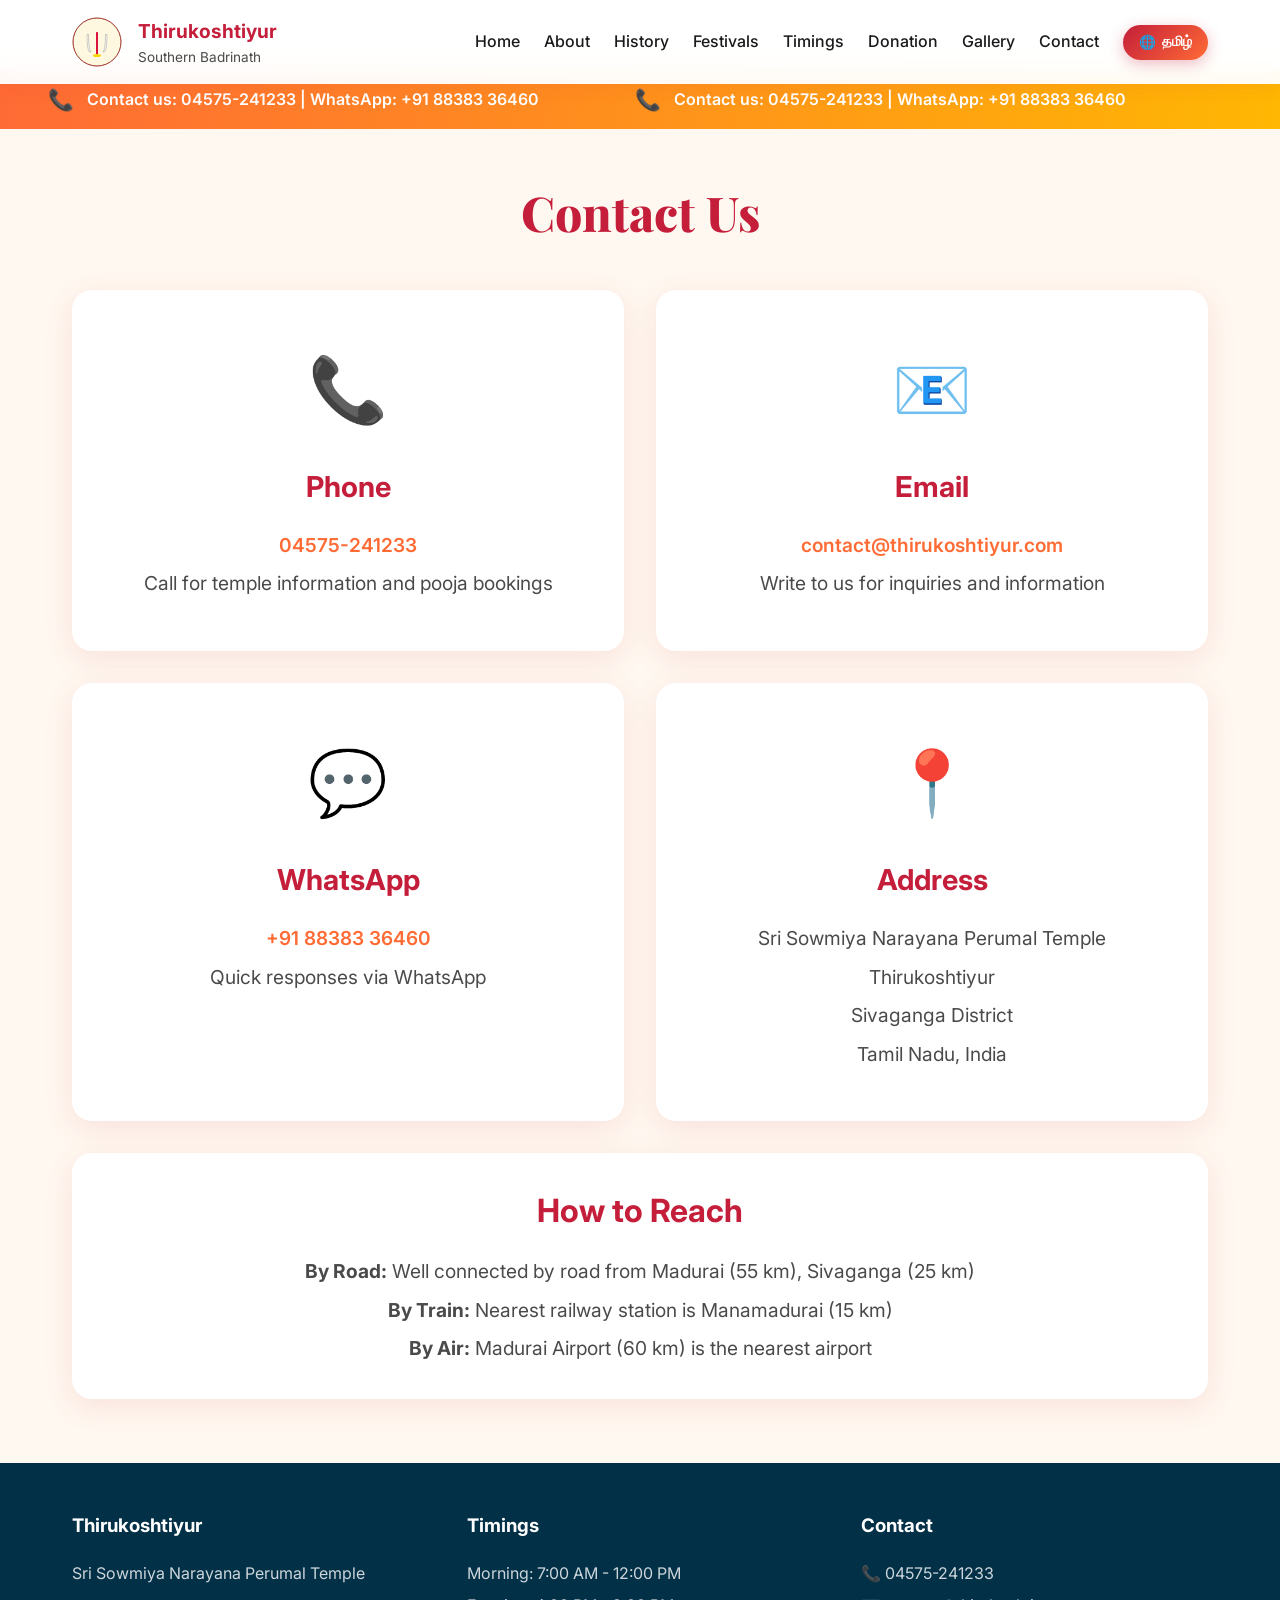
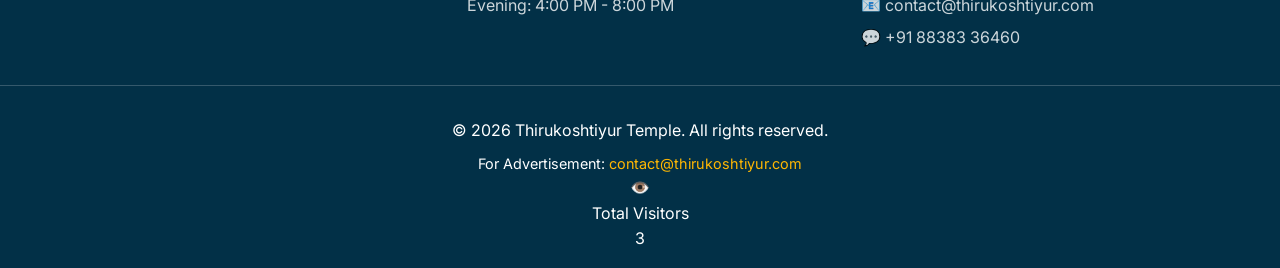
<file: pages/contact.html>
<!DOCTYPE html>
<html lang="en">
<head>
  <meta charset="UTF-8">
  <meta name="viewport" content="width=device-width, initial-scale=1.0">
  <title>Contact Us | Sri Sowmiya Narayana Perumal Temple</title>
  <link rel="icon" type="image/svg+xml" href="../assets/images/logo/favicon.svg">
  <link href="https://fonts.googleapis.com/css2?family=Playfair+Display:wght@600;700;800&family=Inter:wght@400;500;600;700&family=Noto+Sans+Tamil:wght@400;600;700&display=swap" rel="stylesheet">
  <style>
    * { margin: 0; padding: 0; box-sizing: border-box; }
    html { scroll-behavior: smooth; -webkit-font-smoothing: antialiased; -moz-osx-font-smoothing: grayscale; }
    :root { --primary: #C41E3A; --secondary: #FF6B35; --accent: #FFB703; --peacock: #023047; --cream: #FFF8F0; --text: #1A1A1A; --text-light: #4A4A4A; }
    body { font-family: 'Inter', sans-serif; color: var(--text); line-height: 1.6; background: var(--cream); overflow-x: hidden; min-height: 100vh; }
    .tamil { font-family: 'Noto Sans Tamil', sans-serif; }
    [data-lang]:not([data-lang="en"]) { display: none; }
    body.tamil-mode [data-lang="en"] { display: none; }
    body.tamil-mode [data-lang="ta"] { display: block; }
    /* Professional Master Container */
    .content-container { max-width: 1200px; margin: 0 auto; width: 100%; padding: 0 2rem; }
    
    .navbar { position: fixed; top: 0; left: 0; right: 0; background: rgba(255,255,255,0.95); backdrop-filter: blur(10px); box-shadow: 0 2px 20px rgba(196,30,58,0.1); z-index: 1000; padding: 1rem 0; }
    .nav-content { max-width: 1200px; margin: 0 auto; padding: 0 2rem; display: flex; align-items: center; justify-content: space-between; }
    .logo { display: flex; align-items: center; gap: 1rem; text-decoration: none; }
    .logo img { width: 50px; height: 50px; }
    .logo-text h1 { font-size: 1.2rem; font-weight: 700; color: var(--primary); }
    .logo-text p { font-size: 0.85rem; color: var(--text-light); }
    .nav-right { display: flex; align-items: center; gap: 1.5rem; }
    .nav-menu { display: flex; gap: 1.5rem; list-style: none; }
    .nav-menu a { text-decoration: none; color: var(--text); font-weight: 500; transition: color 0.3s; }
    .nav-menu a:hover { color: var(--primary); }
    .lang-switcher { background: linear-gradient(135deg, var(--primary), var(--secondary)); border: none; color: white; padding: 0.6rem 1rem; border-radius: 25px; cursor: pointer; font-weight: 600; display: flex; align-items: center; gap: 0.4rem; box-shadow: 0 4px 15px rgba(196,30,58,0.3); transition: transform 0.3s ease, box-shadow 0.3s ease; white-space: nowrap; font-size: 0.85rem; flex-shrink: 0; }
    .lang-switcher:hover { transform: translateY(-2px); box-shadow: 0 6px 20px rgba(196,30,58,0.4); }
    .menu-toggle span { width: 25px; height: 3px; background: var(--primary); border-radius: 2px; }
    .notification-banner { position: fixed; top: 70px; left: 0; right: 0; background: linear-gradient(90deg, var(--secondary), var(--accent)); color: white; padding: 0.8rem 0; z-index: 999; overflow: hidden; }
    .notification-content { display: flex; white-space: nowrap; animation: scroll-left 30s linear infinite; }
    .notification-item { display: inline-flex; align-items: center; padding: 0 3rem; font-weight: 600; }
    .notification-icon { margin-right: 0.8rem; font-size: 1.3rem; }
    @keyframes scroll-left { 0% { transform: translateX(0); } 100% { transform: translateX(-50%); } }
    .main-content { margin-top: 120px; padding: 4rem 0; min-height: calc(100vh - 400px); }
    .container { max-width: 1200px; margin: 0 auto; padding: 0 2rem; }
    .page-header { text-align: center; margin-bottom: 3rem; }
    .page-title { font-family: 'Playfair Display', serif; font-size: clamp(2rem, 4.5vw, 3rem); font-weight: 800; color: var(--primary); margin-bottom: 1rem; line-height: 1.2; }
    .contact-grid { display: grid; grid-template-columns: 1fr 1fr; gap: 2rem; }
    .contact-card { background: white; padding: 3rem; border-radius: 20px; box-shadow: 0 8px 30px rgba(196,30,58,0.1); }
    .contact-icon { font-size: 4rem; text-align: center; margin-bottom: 1.5rem; }
    .contact-title { font-size: 1.8rem; font-weight: 700; color: var(--primary); text-align: center; margin-bottom: 1rem; }
    .contact-info { font-size: 1.2rem; text-align: center; color: var(--text-light); line-height: 2; }
    .contact-info a { color: var(--secondary); text-decoration: none; font-weight: 600; }
    .contact-info a:hover { color: var(--primary); }
    .map-section { margin-top: 2rem; background: white; padding: 2rem; border-radius: 20px; box-shadow: 0 8px 30px rgba(196,30,58,0.1); }
    .map-title { font-size: 2rem; font-weight: 700; color: var(--primary); margin-bottom: 1rem; text-align: center; }
    .footer { background: var(--peacock); color: white; padding: 3rem 0 1rem; }
    .footer-content { max-width: 1200px; margin: 0 auto; padding: 0 2rem; display: grid; grid-template-columns: repeat(auto-fit, minmax(250px, 1fr)); gap: 3rem; margin-bottom: 2rem; }
    .footer-section h3 { margin-bottom: 1rem; }
    .footer-section p, .footer-section a { color: rgba(255,255,255,0.8); text-decoration: none; line-height: 2; display: block; }
    .footer-bottom { text-align: center; padding-top: 2rem; border-top: 1px solid rgba(255,255,255,0.2); }
    .whatsapp-float { position: fixed; bottom: 30px; right: 30px; z-index: 999; }
    .whatsapp-float a { width: 60px; height: 60px; background: #25D366; border-radius: 50%; display: flex; align-items: center; justify-content: center; box-shadow: 0 4px 20px rgba(37,211,102,0.4); animation: pulse 2s infinite; }
    @keyframes pulse { 0%, 100% { box-shadow: 0 4px 20px rgba(37,211,102,0.4); } 50% { box-shadow: 0 4px 30px rgba(37,211,102,0.7); } }
    @media (max-width: 768px) {
      .nav-content { padding: 0 1rem; }
      .container, .content-container { padding: 0 1rem; }
      .footer-content { padding: 0 1rem; }
      .nav-right { position: fixed; top: 120px; left: -100%; width: 100%; height: calc(100vh - 120px); background: white; flex-direction: column; padding: 2rem; transition: left 0.3s; }
      .nav-right.active { left: 0; }
      .nav-menu { flex-direction: column; width: 100%; }
      .menu-toggle { display: flex; }
      .contact-grid { grid-template-columns: 1fr; }
    }
  </style>
</head>
<body>
  <nav class="navbar">
    <div class="nav-content">
      <a href="../index.html" class="logo">
        <img src="../assets/images/logo/namam.svg" alt="Logo">
        <div class="logo-text">
          <h1 data-lang="en">Thirukoshtiyur</h1>
          <h1 data-lang="ta" class="tamil">திருக்கோஷ்டியூர்</h1>
          <p data-lang="en">Southern Badrinath</p>
          <p data-lang="ta" class="tamil">தென் பத்ரிநாத்</p>
        </div>
      </a>
      <div class="menu-toggle" onclick="document.querySelector('.nav-right').classList.toggle('active')">
        <span></span><span></span><span></span>
      </div>
      <div class="nav-right">
        <ul class="nav-menu">
          <li><a href="../index.html" data-lang="en">Home</a><a href="../index.html" data-lang="ta" class="tamil">முகப்பு</a></li>
          <li><a href="about.html" data-lang="en">About</a><a href="about.html" data-lang="ta" class="tamil">அறிமுகம்</a></li>
          <li><a href="history.html" data-lang="en">History</a><a href="history.html" data-lang="ta" class="tamil">வரலாறு</a></li>
          <li><a href="festivals.html" data-lang="en">Festivals</a><a href="festivals.html" data-lang="ta" class="tamil">திருவிழாக்கள்</a></li>
          <li><a href="timings.html" data-lang="en">Timings</a><a href="timings.html" data-lang="ta" class="tamil">நேரங்கள்</a></li>
          <li><a href="donation.html" data-lang="en">Donation</a><a href="donation.html" data-lang="ta" class="tamil">நன்கொடை</a></li>
          <li><a href="gallery.html" data-lang="en">Gallery</a><a href="gallery.html" data-lang="ta" class="tamil">படத்தொகுப்பு</a></li>
          <li><a href="contact.html" data-lang="en">Contact</a><a href="contact.html" data-lang="ta" class="tamil">தொடர்பு</a></li>
        </ul>
        <button class="lang-switcher" onclick="toggleLanguage()">
          <span>🌐</span>
          <span data-lang="en">தமிழ்</span>
          <span data-lang="ta">English</span>
        </button>
      </div>
    </div>
  </nav>

  <div class="notification-banner">
    <div class="notification-content">
      <div class="notification-item" data-lang="en"><span class="notification-icon">📞</span><span>Contact us: 04575-241233 | WhatsApp: +91 88383 36460</span></div>
      <div class="notification-item tamil" data-lang="ta"><span class="notification-icon">📞</span><span>தொடர்பு: 04575-241233 | WhatsApp: +91 88383 36460</span></div>
      <div class="notification-item" data-lang="en"><span class="notification-icon">📞</span><span>Contact us: 04575-241233 | WhatsApp: +91 88383 36460</span></div>
      <div class="notification-item tamil" data-lang="ta"><span class="notification-icon">📞</span><span>தொடர்பு: 04575-241233 | WhatsApp: +91 88383 36460</span></div>
    </div>
  </div>

  <main class="main-content">
    <div class="container">
      <div class="page-header">
        <h1 class="page-title" data-lang="en">Contact Us</h1>
        <h1 class="page-title tamil" data-lang="ta">எங்களை தொடர்பு கொள்ளுங்கள்</h1>
      </div>

      <div class="contact-grid">
        <div class="contact-card">
          <div class="contact-icon">📞</div>
          <h2 class="contact-title" data-lang="en">Phone</h2>
          <h2 class="contact-title tamil" data-lang="ta">தொலைபேசி</h2>
          <div class="contact-info">
            <p><a href="tel:+914575241233">04575-241233</a></p>
            <p data-lang="en">Call for temple information and pooja bookings</p>
            <p data-lang="ta" class="tamil">கோயில் தகவல் மற்றும் பூஜை முன்பதிவுக்கு அழைக்கவும்</p>
          </div>
        </div>

        <div class="contact-card">
          <div class="contact-icon">📧</div>
          <h2 class="contact-title" data-lang="en">Email</h2>
          <h2 class="contact-title tamil" data-lang="ta">மின்னஞ்சல்</h2>
          <div class="contact-info">
            <p><a href="mailto:contact@thirukoshtiyur.com">contact@thirukoshtiyur.com</a></p>
            <p data-lang="en">Write to us for inquiries and information</p>
            <p data-lang="ta" class="tamil">விசாரணைகள் மற்றும் தகவல்களுக்கு எழுதுங்கள்</p>
          </div>
        </div>

        <div class="contact-card">
          <div class="contact-icon">💬</div>
          <h2 class="contact-title">WhatsApp</h2>
          <div class="contact-info">
            <p><a href="https://wa.me/918838336460" target="_blank">+91 88383 36460</a></p>
            <p data-lang="en">Quick responses via WhatsApp</p>
            <p data-lang="ta" class="tamil">WhatsApp மூலம் விரைவான பதில்கள்</p>
          </div>
        </div>

        <div class="contact-card">
          <div class="contact-icon">📍</div>
          <h2 class="contact-title" data-lang="en">Address</h2>
          <h2 class="contact-title tamil" data-lang="ta">முகவரி</h2>
          <div class="contact-info">
            <p data-lang="en">Sri Sowmiya Narayana Perumal Temple<br>Thirukoshtiyur<br>Sivaganga District<br>Tamil Nadu, India</p>
            <p data-lang="ta" class="tamil">ஸ்ரீ சௌமிய நாராயண பெருமாள் கோயில்<br>திருக்கோஷ்டியூர்<br>சிவகங்கை மாவட்டம்<br>தமிழ்நாடு, இந்தியா</p>
          </div>
        </div>
      </div>

      <div class="map-section">
        <h2 class="map-title" data-lang="en">How to Reach</h2>
        <h2 class="map-title tamil" data-lang="ta">எப்படி வருவது</h2>
        <div class="contact-info">
          <p data-lang="en"><strong>By Road:</strong> Well connected by road from Madurai (55 km), Sivaganga (25 km)</p>
          <p data-lang="ta" class="tamil"><strong>சாலை வழியாக:</strong> மதுரை (55 கி.மீ), சிவகங்கை (25 கி.மீ) நகரங்களிலிருந்து நல்ல சாலை வசதி</p>
          
          <p data-lang="en"><strong>By Train:</strong> Nearest railway station is Manamadurai (15 km)</p>
          <p data-lang="ta" class="tamil"><strong>ரயில் வழியாக:</strong> அருகிலுள்ள ரயில் நிலையம் மானாமதுரை (15 கி.மீ)</p>
          
          <p data-lang="en"><strong>By Air:</strong> Madurai Airport (60 km) is the nearest airport</p>
          <p data-lang="ta" class="tamil"><strong>விமானம் வழியாக:</strong> மதுரை விமான நிலையம் (60 கி.மீ) அருகில் உள்ளது</p>
        </div>
      </div>
    </div>
  </main>

  <footer class="footer">
    <div class="footer-content">
      <div class="footer-section">
        <h3 data-lang="en">Thirukoshtiyur</h3>
        <h3 data-lang="ta" class="tamil">திருக்கோஷ்டியூர்</h3>
        <p data-lang="en">Sri Sowmiya Narayana Perumal Temple</p>
        <p data-lang="ta" class="tamil">ஸ்ரீ சௌமிய நாராயண பெருமாள் திருக்கோயில்</p>
      </div>
      <div class="footer-section">
        <h3 data-lang="en">Timings</h3>
        <h3 data-lang="ta" class="tamil">நேரங்கள்</h3>
        <p data-lang="en">Morning: 7:00 AM - 12:00 PM</p>
        <p data-lang="ta" class="tamil">காலை: 7:00 - 12:00</p>
        <p data-lang="en">Evening: 4:00 PM - 8:00 PM</p>
        <p data-lang="ta" class="tamil">மாலை: 4:00 - 8:00</p>
      </div>
      <div class="footer-section">
        <h3 data-lang="en">Contact</h3>
        <h3 data-lang="ta" class="tamil">தொடர்பு</h3>
        <p>📞 04575-241233</p>
        <p>📧 contact@thirukoshtiyur.com</p>
        <p>💬 +91 88383 36460</p>
      </div>
    </div>
    <div class="footer-bottom">
      <p data-lang="en">© 2026 Thirukoshtiyur Temple. All rights reserved.</p>
      <p data-lang="ta" class="tamil">© 2026 திருக்கோஷ்டியூர் கோயில். அனைத்து உரிமைகளும் பாதுகாக்கப்பட்டவை.</p>
      <p style="margin-top: 0.5rem; font-size: 0.9rem;" data-lang="en">For Advertisement: <a href="mailto:contact@thirukoshtiyur.com" style="color: var(--accent); text-decoration: none;">contact@thirukoshtiyur.com</a></p>
      <p style="margin-top: 0.5rem; font-size: 0.9rem;" data-lang="ta" class="tamil">விளம்பரத்திற்கு: <a href="mailto:contact@thirukoshtiyur.com" style="color: var(--accent); text-decoration: none;">contact@thirukoshtiyur.com</a></p>
      
      <!-- Visitor Counter -->
      <div class="visitor-counter">
        <div class="visitor-counter-icon">👁️</div>
        <div class="visitor-counter-content">
          <div class="visitor-counter-label" data-lang="en">Total Visitors</div>
          <div class="visitor-counter-label tamil" data-lang="ta">மொத்த பார்வையாளர்கள்</div>
          <div class="visitor-counter-number" id="visitor-count">Loading...</div>
        </div>
      </div>
    </div>
  </footer>

  <script>
    function toggleLanguage() {
      document.body.classList.toggle('tamil-mode');
      const lang = document.body.classList.contains('tamil-mode') ? 'ta' : 'en';
      document.documentElement.lang = lang;
      localStorage.setItem('preferred-language', lang);
    }
    
    // Visitor Counter
    function initVisitorCounter() {
      const counterElement = document.getElementById('visitor-count');
      const namespace = 'thirukoshtiyur.com';
      const key = 'contact-visitors';
      fetch(`https://api.countapi.xyz/hit/${namespace}/${key}`)
        .then(response => response.json())
        .then(data => counterElement.textContent = data.value.toString().replace(/\B(?=(\d{3})+(?!\d))/g, ","))
        .catch(() => {
          let count = parseInt(localStorage.getItem('visitor-count') || '0');
          count++;
          localStorage.setItem('visitor-count', count);
          counterElement.textContent = count.toString().replace(/\B(?=(\d{3})+(?!\d))/g, ",");
        });
    }
    
    window.addEventListener('DOMContentLoaded', () => {
      initVisitorCounter();
      if (localStorage.getItem('preferred-language') === 'ta') {
        document.body.classList.add('tamil-mode');
        document.documentElement.lang = 'ta';
      }
    });
  </script>
</body>
</html>
</file>
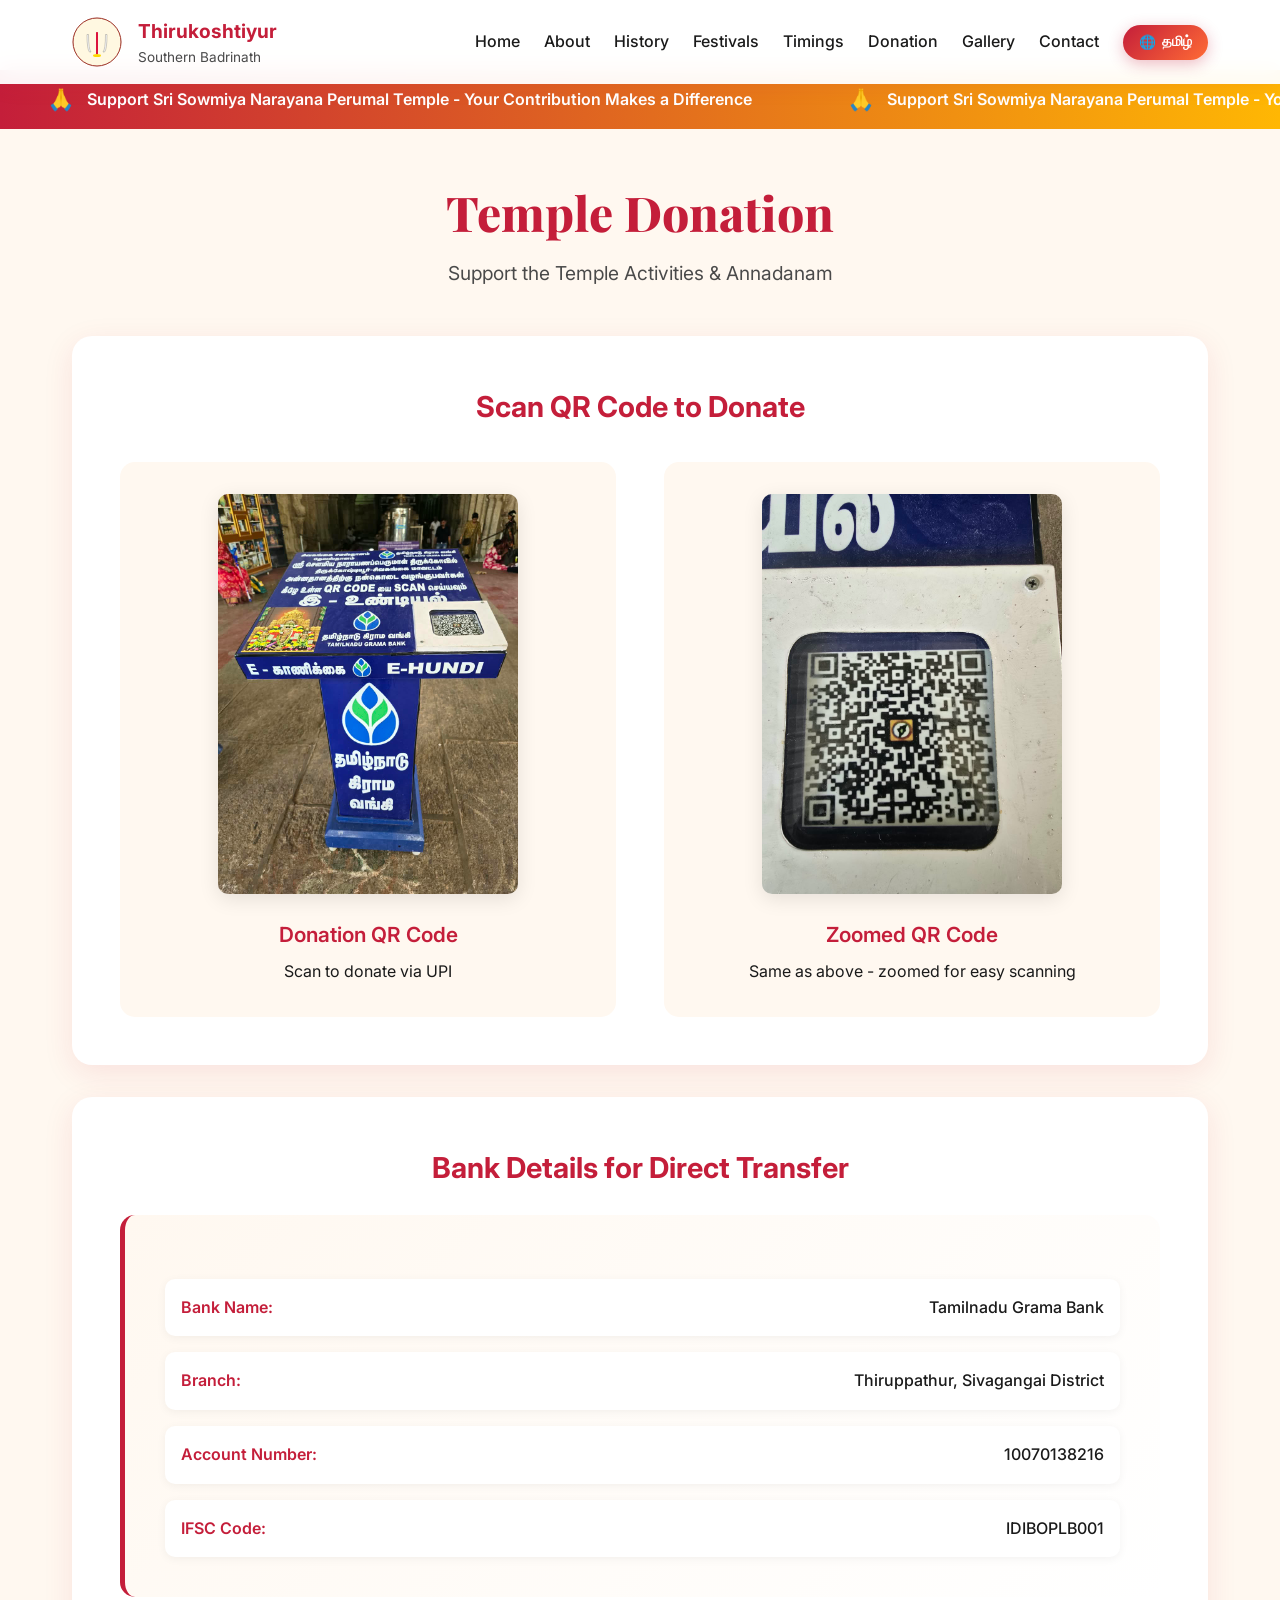
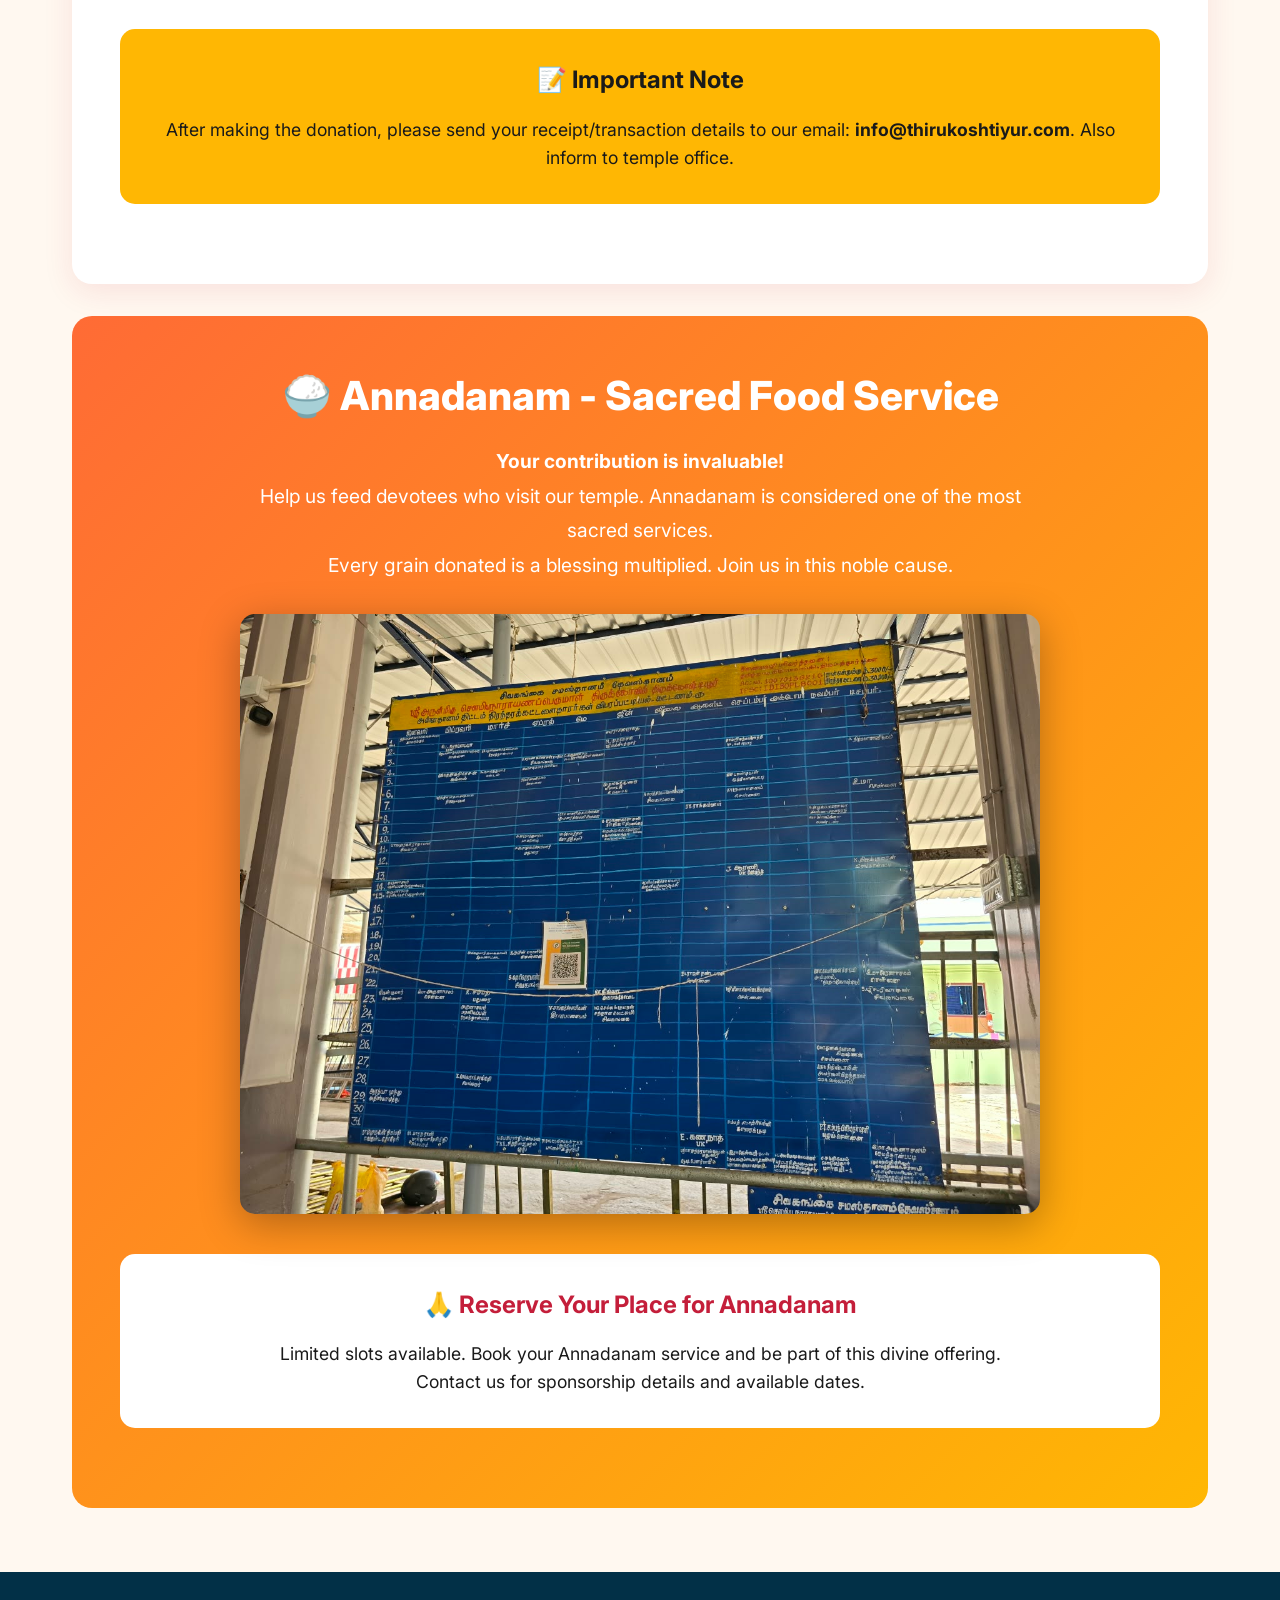
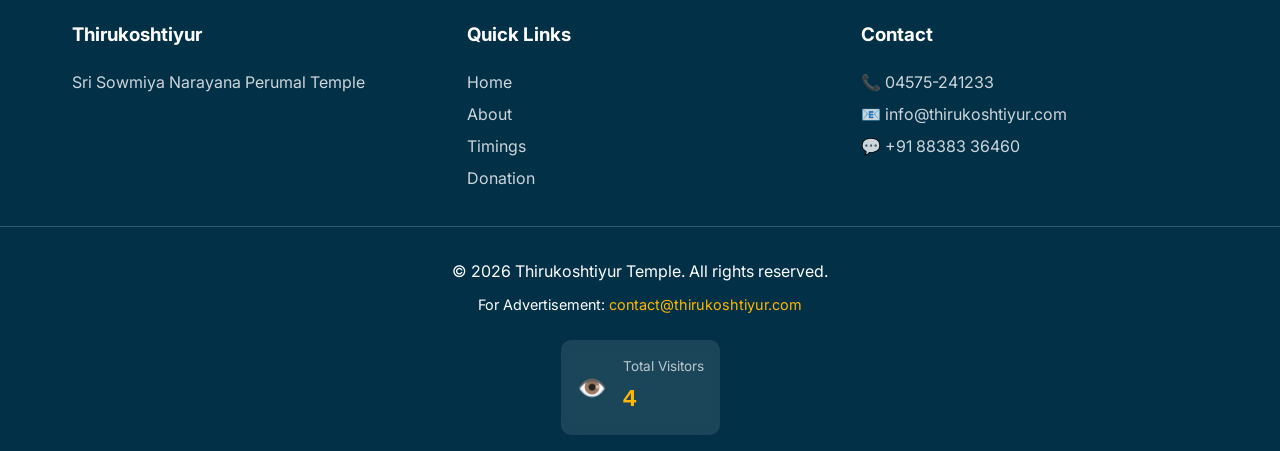
<file: pages/donation.html>
<!DOCTYPE html>
<html lang="en">
<head>
  <meta charset="UTF-8">
  <meta name="viewport" content="width=device-width, initial-scale=1.0">
  <title>Donation | Sri Sowmiya Narayana Perumal Temple</title>
  <link rel="icon" type="image/svg+xml" href="../assets/images/logo/favicon.svg">
  <link href="https://fonts.googleapis.com/css2?family=Playfair+Display:wght@600;700;800&family=Inter:wght@400;500;600;700&family=Noto+Sans+Tamil:wght@400;600;700&display=swap" rel="stylesheet">
  <style>
    * { margin: 0; padding: 0; box-sizing: border-box; }
    html { scroll-behavior: smooth; -webkit-font-smoothing: antialiased; -moz-osx-font-smoothing: grayscale; }
    :root {
      --primary: #C41E3A;
      --secondary: #FF6B35;
      --accent: #FFB703;
      --peacock: #023047;
      --cream: #FFF8F0;
      --text: #1A1A1A;
      --text-light: #4A4A4A;
    }
    body { font-family: 'Inter', sans-serif; color: var(--text); line-height: 1.6; background: var(--cream); overflow-x: hidden; min-height: 100vh; }
    .tamil { font-family: 'Noto Sans Tamil', sans-serif; }
    [data-lang]:not([data-lang="en"]) { display: none; }
    body.tamil-mode [data-lang="en"] { display: none; }
    body.tamil-mode [data-lang="ta"] { display: block; }
    
    /* Professional Master Container */
    .content-container { max-width: 1200px; margin: 0 auto; width: 100%; padding: 0 2rem; }
    
    /* Navbar */
    .navbar { position: fixed; top: 0; left: 0; right: 0; background: rgba(255,255,255,0.95); backdrop-filter: blur(10px); box-shadow: 0 2px 20px rgba(196,30,58,0.1); z-index: 1000; padding: 1rem 0; }
    .nav-content { max-width: 1200px; margin: 0 auto; padding: 0 2rem; display: flex; align-items: center; justify-content: space-between; }
    .logo { display: flex; align-items: center; gap: 1rem; text-decoration: none; }
    .logo img { width: 50px; height: 50px; }
    .logo-text h1 { font-size: 1.2rem; font-weight: 700; color: var(--primary); }
    .logo-text p { font-size: 0.85rem; color: var(--text-light); }
    .nav-right { display: flex; align-items: center; gap: 1.5rem; }
    .nav-menu { display: flex; gap: 1.5rem; list-style: none; }
    .nav-menu a { text-decoration: none; color: var(--text); font-weight: 500; transition: color 0.3s; }
    .nav-menu a:hover { color: var(--primary); }
    .lang-switcher { background: linear-gradient(135deg, var(--primary), var(--secondary)); border: none; color: white; padding: 0.6rem 1rem; border-radius: 25px; cursor: pointer; font-weight: 600; display: flex; align-items: center; gap: 0.4rem; box-shadow: 0 4px 15px rgba(196,30,58,0.3); transition: transform 0.3s ease, box-shadow 0.3s ease; white-space: nowrap; font-size: 0.85rem; flex-shrink: 0; }
    .lang-switcher:hover { transform: translateY(-2px); box-shadow: 0 6px 20px rgba(196,30,58,0.4); }
    .menu-toggle { display: none; flex-direction: column; gap: 5px; cursor: pointer; padding: 10px; }
    .menu-toggle span { width: 25px; height: 3px; background: var(--primary); border-radius: 2px; }
    
    /* Notification Banner */
    .notification-banner { position: fixed; top: 70px; left: 0; right: 0; background: linear-gradient(90deg, var(--primary), var(--accent)); color: white; padding: 0.8rem 0; z-index: 999; overflow: hidden; }
    .notification-content { display: flex; white-space: nowrap; animation: scroll-left 30s linear infinite; }
    .notification-item { display: inline-flex; align-items: center; padding: 0 3rem; font-weight: 600; }
    .notification-icon { margin-right: 0.8rem; font-size: 1.3rem; }
    @keyframes scroll-left { 0% { transform: translateX(0); } 100% { transform: translateX(-50%); } }
    
    /* Main Content */
    .main-content { margin-top: 120px; padding: 4rem 0; min-height: calc(100vh - 400px); }
    .container { max-width: 1200px; margin: 0 auto; padding: 0 2rem; }
    .page-header { text-align: center; margin-bottom: 3rem; }
    .page-title { font-family: 'Playfair Display', serif; font-size: clamp(2rem, 4.5vw, 3rem); font-weight: 800; color: var(--primary); margin-bottom: 1rem; line-height: 1.2; }
    .page-subtitle { font-size: clamp(1rem, 2vw, 1.2rem); color: var(--text-light); margin-bottom: 2rem; }
    
    .donation-section { background: white; border-radius: 20px; padding: 3rem; margin-bottom: 2rem; box-shadow: 0 8px 30px rgba(196,30,58,0.1); }
    .section-title { font-size: clamp(1.5rem, 3vw, 1.8rem); font-weight: 700; color: var(--primary); margin-bottom: 1.5rem; text-align: center; }
    
    .qr-grid { display: grid; grid-template-columns: repeat(auto-fit, minmax(300px, 1fr)); gap: 3rem; margin-top: 2rem; }
    .qr-card { text-align: center; padding: 2rem; background: var(--cream); border-radius: 15px; }
    .qr-card img { width: 100%; max-width: 300px; height: auto; border-radius: 10px; box-shadow: 0 5px 20px rgba(0,0,0,0.1); margin-bottom: 1rem; }
    .qr-title { font-size: 1.3rem; font-weight: 600; color: var(--primary); margin-bottom: 0.5rem; }
    
    .bank-details { background: linear-gradient(135deg, var(--cream), white); padding: 2.5rem; border-radius: 15px; border-left: 5px solid var(--primary); }
    .bank-info { display: grid; gap: 1rem; margin-top: 1.5rem; }
    .bank-row { display: flex; justify-content: space-between; padding: 1rem; background: white; border-radius: 10px; box-shadow: 0 2px 10px rgba(0,0,0,0.05); }
    .bank-label { font-weight: 600; color: var(--primary); }
    .bank-value { font-weight: 500; color: var(--text); }
    
    .annadanam-section { text-align: center; padding: 3rem; background: linear-gradient(135deg, var(--secondary), var(--accent)); border-radius: 20px; color: white; }
    .annadanam-section img { width: 100%; max-width: 800px; height: auto; border-radius: 15px; margin-top: 2rem; box-shadow: 0 10px 40px rgba(0,0,0,0.3); }
    .annadanam-title { font-size: 2.5rem; font-weight: 800; margin-bottom: 1rem; }
    .annadanam-text { font-size: 1.2rem; line-height: 1.8; max-width: 800px; margin: 0 auto; }
    
    .highlight-box { background: var(--accent); color: var(--text); padding: 2rem; border-radius: 15px; text-align: center; margin: 2rem 0; }
    .highlight-box h3 { font-size: 1.5rem; margin-bottom: 1rem; }
    .highlight-box p { font-size: 1.1rem; line-height: 1.6; }
    
    /* Footer */
    .footer { background: var(--peacock); color: white; padding: 3rem 0 1rem; }
    .footer-content { max-width: 1200px; margin: 0 auto; padding: 0 2rem; display: grid; grid-template-columns: repeat(auto-fit, minmax(250px, 1fr)); gap: 3rem; margin-bottom: 2rem; }
    .footer-section h3 { margin-bottom: 1rem; }
    .footer-section p, .footer-section a { color: rgba(255,255,255,0.8); text-decoration: none; line-height: 2; display: block; }
    .footer-section a:hover { color: var(--accent); }
    .footer-bottom { text-align: center; padding-top: 2rem; border-top: 1px solid rgba(255,255,255,0.2); }
    
    /* Visitor Counter */
    .visitor-counter { margin-top: 1.5rem; padding: 1rem; display: inline-flex; align-items: center; gap: 1rem; background: rgba(255,255,255,0.1); border-radius: 10px; backdrop-filter: blur(10px); }
    .visitor-counter-icon { font-size: 1.5rem; }
    .visitor-counter-content { text-align: left; }
    .visitor-counter-label { font-size: 0.85rem; color: rgba(255,255,255,0.7); margin-bottom: 0.2rem; }
    .visitor-counter-number { font-size: 1.5rem; font-weight: 700; color: var(--accent); font-family: 'Courier New', monospace; letter-spacing: 2px; }
    
    @media (max-width: 768px) {
      .nav-content { padding: 0 1rem; }
      .container, .content-container { padding: 0 1rem; }
      .footer-content { padding: 0 1rem; }
      .nav-right { position: fixed; top: 120px; left: -100%; width: 100%; height: calc(100vh - 120px); background: white; flex-direction: column; padding: 2rem; transition: left 0.3s; }
      .nav-right.active { left: 0; }
      .nav-menu { flex-direction: column; width: 100%; }
      .menu-toggle { display: flex; }
      .qr-grid { grid-template-columns: 1fr; }
      .bank-row { flex-direction: column; gap: 0.5rem; }
    }
  </style>
</head>
<body>
  <nav class="navbar">
    <div class="nav-content">
      <a href="../index.html" class="logo">
        <img src="../assets/images/logo/namam.svg" alt="Logo">
        <div class="logo-text">
          <h1 data-lang="en">Thirukoshtiyur</h1>
          <h1 data-lang="ta" class="tamil">திருக்கோஷ்டியூர்</h1>
          <p data-lang="en">Southern Badrinath</p>
          <p data-lang="ta" class="tamil">தென் பத்ரிநாத்</p>
        </div>
      </a>
      <div class="menu-toggle" onclick="document.querySelector('.nav-right').classList.toggle('active')">
        <span></span><span></span><span></span>
      </div>
      <div class="nav-right">
        <ul class="nav-menu">
          <li><a href="../index.html" data-lang="en">Home</a><a href="../index.html" data-lang="ta" class="tamil">முகப்பு</a></li>
          <li><a href="about.html" data-lang="en">About</a><a href="about.html" data-lang="ta" class="tamil">அறிமுகம்</a></li>
          <li><a href="history.html" data-lang="en">History</a><a href="history.html" data-lang="ta" class="tamil">வரலாறு</a></li>
          <li><a href="festivals.html" data-lang="en">Festivals</a><a href="festivals.html" data-lang="ta" class="tamil">திருவிழாக்கள்</a></li>
          <li><a href="timings.html" data-lang="en">Timings</a><a href="timings.html" data-lang="ta" class="tamil">நேரங்கள்</a></li>
          <li><a href="donation.html" data-lang="en">Donation</a><a href="donation.html" data-lang="ta" class="tamil">நன்கொடை</a></li>
          <li><a href="gallery.html" data-lang="en">Gallery</a><a href="gallery.html" data-lang="ta" class="tamil">படத்தொகுப்பு</a></li>
          <li><a href="contact.html" data-lang="en">Contact</a><a href="contact.html" data-lang="ta" class="tamil">தொடர்பு</a></li>
        </ul>
        <button class="lang-switcher" onclick="toggleLanguage()">
          <span>🌐</span>
          <span data-lang="en">தமிழ்</span>
          <span data-lang="ta">English</span>
        </button>
      </div>
    </div>
  </nav>

  <div class="notification-banner">
    <div class="notification-content">
      <div class="notification-item" data-lang="en"><span class="notification-icon">🙏</span><span>Support Sri Sowmiya Narayana Perumal Temple - Your Contribution Makes a Difference</span></div>
      <div class="notification-item tamil" data-lang="ta"><span class="notification-icon">🙏</span><span>ஸ்ரீ சௌமிய நாராயண பெருமாள் கோயிலுக்கு உங்கள் நன்கொடை முக்கியம்</span></div>
      <div class="notification-item" data-lang="en"><span class="notification-icon">🙏</span><span>Support Sri Sowmiya Narayana Perumal Temple - Your Contribution Makes a Difference</span></div>
      <div class="notification-item tamil" data-lang="ta"><span class="notification-icon">🙏</span><span>ஸ்ரீ சௌமிய நாராயண பெருமாள் கோயிலுக்கு உங்கள் நன்கொடை முக்கியம்</span></div>
    </div>
  </div>

  <main class="main-content">
    <div class="container">
      <div class="page-header">
        <h1 class="page-title" data-lang="en">Temple Donation</h1>
        <h1 class="page-title tamil" data-lang="ta">கோயில் நன்கொடை</h1>
        <p class="page-subtitle" data-lang="en">Support the Temple Activities & Annadanam</p>
        <p class="page-subtitle tamil" data-lang="ta">கோயில் நடவடிக்கைகள் மற்றும் அன்னதானத்திற்கு ஆதரவு</p>
      </div>

      <!-- QR Codes Section -->
      <div class="donation-section">
        <h2 class="section-title" data-lang="en">Scan QR Code to Donate</h2>
        <h2 class="section-title tamil" data-lang="ta">நன்கொடை அளிக்க QR குறியீடு ஸ்கேன் செய்யவும்</h2>
        
        <div class="qr-grid">
          <div class="qr-card">
            <img src="../img/01_Donation_QRCode.jpeg" alt="Donation QR Code 1">
            <h3 class="qr-title" data-lang="en">Donation QR Code</h3>
            <h3 class="qr-title tamil" data-lang="ta">நன்கொடை QR குறியீடு</h3>
            <p data-lang="en">Scan to donate via UPI</p>
            <p data-lang="ta" class="tamil">UPI மூலம் நன்கொடை செய்ய</p>
          </div>
          
          <div class="qr-card">
            <img src="../img/02_QRCode.jpeg" alt="Donation QR Code 2">
            <h3 class="qr-title" data-lang="en">Zoomed QR Code</h3>
            <h3 class="qr-title tamil" data-lang="ta">பெரிதாக்கப்பட்ட QR குறியீடு</h3>
            <p data-lang="en">Same as above - zoomed for easy scanning</p>
            <p data-lang="ta" class="tamil">மேலே உள்ளதைப் போலவே - எளிதாக ஸ்கேன் செய்ய பெரிதாக்கப்பட்டது</p>
          </div>
        </div>
      </div>

      <!-- Bank Details Section -->
      <div class="donation-section">
        <h2 class="section-title" data-lang="en">Bank Details for Direct Transfer</h2>
        <h2 class="section-title tamil" data-lang="ta">நேரடி பரிமாற்றத்திற்கான வங்கி விவரங்கள்</h2>
        
        <div class="bank-details">
          <div class="bank-info">
            <div class="bank-row">
              <span class="bank-label" data-lang="en">Bank Name:</span>
              <span class="bank-label tamil" data-lang="ta">வங்கி பெயர்:</span>
              <span class="bank-value">Tamilnadu Grama Bank</span>
            </div>
            
            <div class="bank-row">
              <span class="bank-label" data-lang="en">Branch:</span>
              <span class="bank-label tamil" data-lang="ta">கிளை:</span>
              <span class="bank-value">Thiruppathur, Sivagangai District</span>
            </div>
            
            <div class="bank-row">
              <span class="bank-label" data-lang="en">Account Number:</span>
              <span class="bank-label tamil" data-lang="ta">கணக்கு எண்:</span>
              <span class="bank-value">10070138216</span>
            </div>
            
            <div class="bank-row">
              <span class="bank-label" data-lang="en">IFSC Code:</span>
              <span class="bank-label tamil" data-lang="ta">IFSC குறியீடு:</span>
              <span class="bank-value">IDIBOPLB001</span>
            </div>
          </div>
        </div>

        <div class="highlight-box">
          <h3 data-lang="en">📝 Important Note</h3>
          <h3 data-lang="ta" class="tamil">📝 முக்கிய குறிப்பு</h3>
          <p data-lang="en">After making the donation, please send your receipt/transaction details to our email: <strong>info@thirukoshtiyur.com</strong>. Also inform to temple office.</p>
          <p data-lang="ta" class="tamil">நன்கொடை செய்த பிறகு, உங்கள் ரசீது/பரிவர்த்தனை விவரங்களை எங்கள் மின்னஞ்சலுக்கு அனுப்பவும்: <strong>info@thirukoshtiyur.com</strong>. மேலும் கோயில் அலுவலகத்தில் தெரிவிக்கவும்.</p>
        </div>
      </div>

      <!-- Annadanam Section -->
      <div class="annadanam-section">
        <h2 class="annadanam-title" data-lang="en">🍚 Annadanam - Sacred Food Service</h2>
        <h2 class="annadanam-title tamil" data-lang="ta">🍚 அன்னதானம் - புனித உணவு சேவை</h2>
        
        <p class="annadanam-text" data-lang="en">
          <strong>Your contribution is invaluable!</strong><br>
          Help us feed devotees who visit our temple. Annadanam is considered one of the most sacred services.<br>
          Every grain donated is a blessing multiplied. Join us in this noble cause.
        </p>
        <p class="annadanam-text tamil" data-lang="ta">
          <strong>உங்கள் பங்களிப்பு விலைமதிப்பற்றது!</strong><br>
          எங்கள் கோயிலுக்கு வரும் பக்தர்களுக்கு உணவளிக்க எங்களுக்கு உதவுங்கள். அன்னதானம் மிகவும் புனிதமான சேவைகளில் ஒன்றாக கருதப்படுகிறது.<br>
          தானமாக வழங்கப்படும் ஒவ்வொரு தானியமும் பன்மடங்கு ஆசீர்வாதம். இந்த உன்னத காரியத்தில் எங்களுடன் சேருங்கள்.
        </p>

        <img src="../img/Annadhana_Donors_List.jpeg" alt="Annadanam Donors List">
        
        <div class="highlight-box" style="margin-top: 2rem; background: white;">
          <h3 data-lang="en" style="color: var(--primary);">🙏 Reserve Your Place for Annadanam</h3>
          <h3 data-lang="ta" class="tamil" style="color: var(--primary);">🙏 அன்னதானத்திற்கு உங்கள் இடத்தை முன்பதிவு செய்யுங்கள்</h3>
          <p data-lang="en" style="color: var(--text);">
            Limited slots available. Book your Annadanam service and be part of this divine offering.<br>
            Contact us for sponsorship details and available dates.
          </p>
          <p data-lang="ta" class="tamil" style="color: var(--text);">
            குறைவான இடங்கள் உள்ளன. உங்கள் அன்னதான சேவையை முன்பதிவு செய்து இந்த தெய்வீக காணிக்கையின் ஒரு பகுதியாக இருங்கள்.<br>
            ஸ்பான்சர்ஷிப் விவரங்கள் மற்றும் கிடைக்கும் தேதிகளுக்கு எங்களை தொடர்பு கொள்ளவும்.
          </p>
        </div>
      </div>

    </div>
  </main>

  <footer class="footer">
    <div class="footer-content">
      <div class="footer-section">
        <h3 data-lang="en">Thirukoshtiyur</h3>
        <h3 data-lang="ta" class="tamil">திருக்கோஷ்டியூர்</h3>
        <p data-lang="en">Sri Sowmiya Narayana Perumal Temple</p>
        <p data-lang="ta" class="tamil">ஸ்ரீ சௌமிய நாராயண பெருமாள் திருக்கோயில்</p>
      </div>
      <div class="footer-section">
        <h3 data-lang="en">Quick Links</h3>
        <h3 data-lang="ta" class="tamil">விரைவு இணைப்புகள்</h3>
        <a href="../index.html" data-lang="en">Home</a>
        <a href="../index.html" data-lang="ta" class="tamil">முகப்பு</a>
        <a href="about.html" data-lang="en">About</a>
        <a href="about.html" data-lang="ta" class="tamil">அறிமுகம்</a>
        <a href="timings.html" data-lang="en">Timings</a>
        <a href="timings.html" data-lang="ta" class="tamil">நேரங்கள்</a>
        <a href="donation.html" data-lang="en">Donation</a>
        <a href="donation.html" data-lang="ta" class="tamil">நன்கொடை</a>
      </div>
      <div class="footer-section">
        <h3 data-lang="en">Contact</h3>
        <h3 data-lang="ta" class="tamil">தொடர்பு</h3>
        <p>📞 04575-241233</p>
        <p>📧 info@thirukoshtiyur.com</p>
        <p>💬 +91 88383 36460</p>
      </div>
    </div>
    <div class="footer-bottom">
      <p data-lang="en">© 2026 Thirukoshtiyur Temple. All rights reserved.</p>
      <p data-lang="ta" class="tamil">© 2026 திருக்கோஷ்டியூர் கோயில். அனைத்து உரிமைகளும் பாதுகாக்கப்பட்டவை.</p>
      <p style="margin-top: 0.5rem; font-size: 0.9rem;" data-lang="en">For Advertisement: <a href="mailto:contact@thirukoshtiyur.com" style="color: var(--accent); text-decoration: none;">contact@thirukoshtiyur.com</a></p>
      <p style="margin-top: 0.5rem; font-size: 0.9rem;" data-lang="ta" class="tamil">விளம்பரத்திற்கு: <a href="mailto:contact@thirukoshtiyur.com" style="color: var(--accent); text-decoration: none;">contact@thirukoshtiyur.com</a></p>
      
      <!-- Visitor Counter -->
      <div class="visitor-counter">
        <div class="visitor-counter-icon">👁️</div>
        <div class="visitor-counter-content">
          <div class="visitor-counter-label" data-lang="en">Total Visitors</div>
          <div class="visitor-counter-label tamil" data-lang="ta">மொத்த பார்வையாளர்கள்</div>
          <div class="visitor-counter-number" id="visitor-count">Loading...</div>
        </div>
      </div>
    </div>
  </footer>

  <script>
    function toggleLanguage() {
      document.body.classList.toggle('tamil-mode');
      const lang = document.body.classList.contains('tamil-mode') ? 'ta' : 'en';
      document.documentElement.lang = lang;
      localStorage.setItem('preferred-language', lang);
    }
    
    // Visitor Counter
    function initVisitorCounter() {
      const counterElement = document.getElementById('visitor-count');
      const namespace = 'thirukoshtiyur.com';
      const key = 'donation-visitors';
      fetch(`https://api.countapi.xyz/hit/${namespace}/${key}`)
        .then(response => response.json())
        .then(data => counterElement.textContent = data.value.toString().replace(/\B(?=(\d{3})+(?!\d))/g, ","))
        .catch(() => {
          let count = parseInt(localStorage.getItem('visitor-count') || '0');
          count++;
          localStorage.setItem('visitor-count', count);
          counterElement.textContent = count.toString().replace(/\B(?=(\d{3})+(?!\d))/g, ",");
        });
    }

    // Load saved language preference
    window.addEventListener('DOMContentLoaded', () => {
      const lang = localStorage.getItem('preferred-language');
      if (lang === 'ta') {
        document.body.classList.add('tamil-mode');
        document.documentElement.lang = 'ta';
      }
      initVisitorCounter();
    });
  </script>
</body>
</html>
</file>
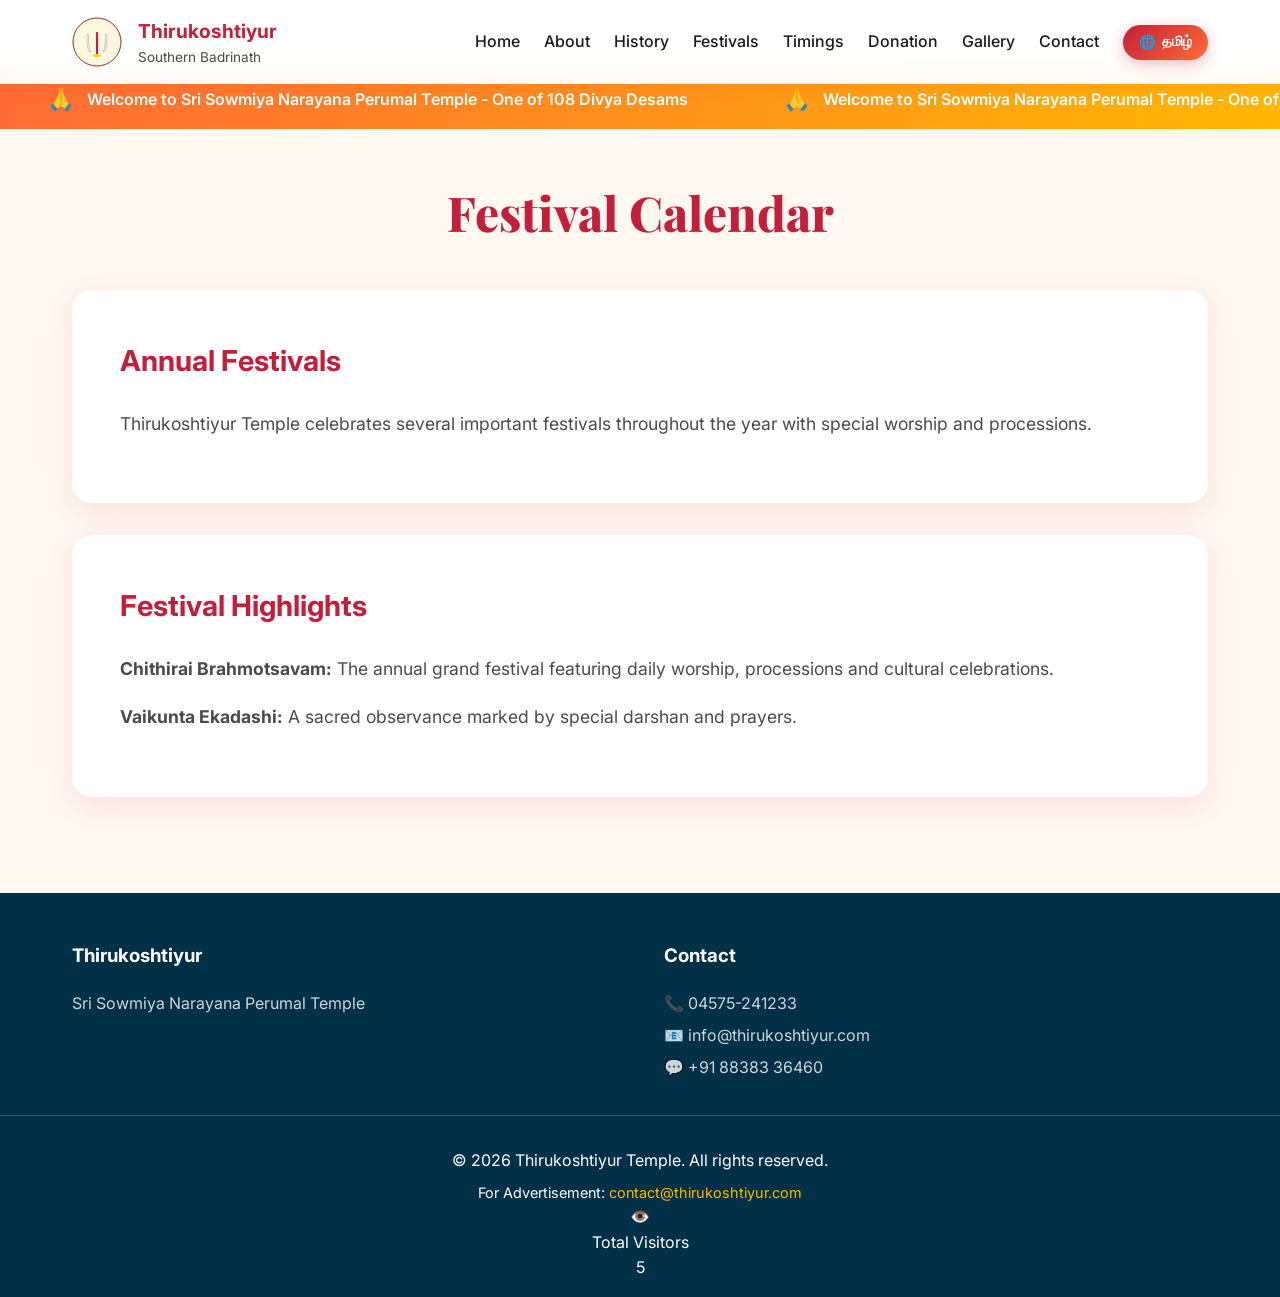
<file: pages/festivals.html>
<!DOCTYPE html>
<html lang="en">
<head>
  <meta charset="UTF-8">
  <meta name="viewport" content="width=device-width, initial-scale=1.0">
  <title>Festivals | Sri Sowmiya Narayana Perumal Temple</title>
  <link rel="icon" type="image/svg+xml" href="../assets/images/logo/favicon.svg">
  <link href="https://fonts.googleapis.com/css2?family=Playfair+Display:wght@600;700;800&family=Inter:wght@400;500;600;700&family=Noto+Sans+Tamil:wght@400;600;700&display=swap" rel="stylesheet">
  <style>
    * { margin: 0; padding: 0; box-sizing: border-box; }
    html { scroll-behavior: smooth; -webkit-font-smoothing: antialiased; -moz-osx-font-smoothing: grayscale; }
    :root { --primary: #C41E3A; --secondary: #FF6B35; --accent: #FFB703; --peacock: #023047; --cream: #FFF8F0; --text: #1A1A1A; --text-light: #4A4A4A; }
    body { font-family: 'Inter', sans-serif; color: var(--text); line-height: 1.6; background: var(--cream); overflow-x: hidden; min-height: 100vh; }
    .tamil { font-family: 'Noto Sans Tamil', sans-serif; }
    [data-lang]:not([data-lang="en"]) { display: none; }
    body.tamil-mode [data-lang="en"] { display: none; }
    body.tamil-mode [data-lang="ta"] { display: block; }
    /* Professional Master Container */
    .content-container { max-width: 1200px; margin: 0 auto; width: 100%; padding: 0 2rem; }
    
    .navbar { position: fixed; top: 0; left: 0; right: 0; background: rgba(255,255,255,0.95); backdrop-filter: blur(10px); box-shadow: 0 2px 20px rgba(196,30,58,0.1); z-index: 1000; padding: 1rem 0; }
    .nav-content { max-width: 1200px; margin: 0 auto; padding: 0 2rem; display: flex; align-items: center; justify-content: space-between; }
    .logo { display: flex; align-items: center; gap: 1rem; text-decoration: none; }
    .logo img { width: 50px; height: 50px; }
    .logo-text h1 { font-size: 1.2rem; font-weight: 700; color: var(--primary); }
    .logo-text p { font-size: 0.85rem; color: var(--text-light); }
    .nav-right { display: flex; align-items: center; gap: 1.5rem; }
    .nav-menu { display: flex; gap: 1.5rem; list-style: none; }
    .nav-menu a { text-decoration: none; color: var(--text); font-weight: 500; transition: color 0.3s; }
    .nav-menu a:hover { color: var(--primary); }
    .lang-switcher { background: linear-gradient(135deg, var(--primary), var(--secondary)); border: none; color: white; padding: 0.6rem 1rem; border-radius: 25px; cursor: pointer; font-weight: 600; display: flex; align-items: center; gap: 0.4rem; box-shadow: 0 4px 15px rgba(196,30,58,0.3); white-space: nowrap; font-size: 0.85rem; flex-shrink: 0; }
    .menu-toggle { display: none; flex-direction: column; gap: 5px; cursor: pointer; padding: 10px; }
    .menu-toggle span { width: 25px; height: 3px; background: var(--primary); border-radius: 2px; }
    .notification-banner { position: fixed; top: 70px; left: 0; right: 0; background: linear-gradient(90deg, var(--secondary), var(--accent)); color: white; padding: 0.8rem 0; z-index: 999; overflow: hidden; }
    .notification-content { display: flex; white-space: nowrap; animation: scroll-left 30s linear infinite; }
    .notification-item { display: inline-flex; align-items: center; padding: 0 3rem; font-weight: 600; }
    .notification-icon { margin-right: 0.8rem; font-size: 1.3rem; }
    @keyframes scroll-left { 0% { transform: translateX(0); } 100% { transform: translateX(-50%); } }
    .main-content { margin-top: 120px; padding: 4rem 0; min-height: calc(100vh - 400px); }
    .container { max-width: 1200px; margin: 0 auto; padding: 0 2rem; }
    .page-header { text-align: center; margin-bottom: 3rem; }
    .page-title { font-family: 'Playfair Display', serif; font-size: clamp(2rem, 4.5vw, 3rem); font-weight: 800; color: var(--primary); margin-bottom: 1rem; line-height: 1.2; }
    .page-subtitle { font-size: clamp(1rem, 2vw, 1.2rem); color: var(--text-light); }
    
    .content-section { background: white; border-radius: 20px; padding: 3rem; margin-bottom: 2rem; box-shadow: 0 8px 30px rgba(196,30,58,0.1); }
    .section-title { font-size: clamp(1.5rem, 3vw, 1.8rem); font-weight: 700; color: var(--primary); margin-bottom: 1.5rem; }
    .content-text p { font-size: 1.1rem; line-height: 1.8; color: var(--text-light); margin-bottom: 1rem; }
    .timings-card { background: white; padding: 3rem; border-radius: 20px; box-shadow: 0 8px 30px rgba(196,30,58,0.1); margin-bottom: 2rem; }
    .timing-section { margin-bottom: 3rem; }
    .timing-title { font-size: 2rem; font-weight: 700; color: var(--primary); margin-bottom: 2rem; text-align: center; }
    .timing-grid { display: grid; grid-template-columns: repeat(auto-fit, minmax(300px, 1fr)); gap: 2rem; }
    .timing-item { background: var(--cream); padding: 2rem; border-radius: 15px; text-align: center; }
    .timing-icon { font-size: 3rem; margin-bottom: 1rem; }
    .timing-name { font-size: 1.3rem; font-weight: 600; color: var(--text); margin-bottom: 0.5rem; }
    .timing-time { font-size: 1.5rem; font-weight: 700; color: var(--secondary); }
    .footer { background: var(--peacock); color: white; padding: 3rem 0 1rem; }
    .footer-content { max-width: 1200px; margin: 0 auto; padding: 0 2rem; display: grid; grid-template-columns: repeat(auto-fit, minmax(250px, 1fr)); gap: 3rem; margin-bottom: 2rem; }
    .footer-section h3 { margin-bottom: 1rem; }
    .footer-section p, .footer-section a { color: rgba(255,255,255,0.8); text-decoration: none; line-height: 2; display: block; }
    .footer-bottom { text-align: center; padding-top: 2rem; border-top: 1px solid rgba(255,255,255,0.2); }
    .whatsapp-float { position: fixed; bottom: 30px; right: 30px; z-index: 999; }
    .whatsapp-float a { width: 60px; height: 60px; background: #25D366; border-radius: 50%; display: flex; align-items: center; justify-content: center; box-shadow: 0 4px 20px rgba(37,211,102,0.4); animation: pulse 2s infinite; }
    @keyframes pulse { 0%, 100% { box-shadow: 0 4px 20px rgba(37,211,102,0.4); } 50% { box-shadow: 0 4px 30px rgba(37,211,102,0.7); } }
    
    /* Tablet/Laptop Responsive - Prevent language button cutoff */
    @media (max-width: 1200px) {
      .navbar { padding: 1rem 0; }
      .nav-content { padding: 0 1rem; }
      .nav-menu { gap: 1.2rem; }
      .nav-menu a { font-size: 0.9rem; }
      .nav-right { gap: 1.2rem; }
      .lang-switcher { padding: 0.5rem 0.9rem; font-size: 0.8rem; gap: 0.3rem; }
    }
    
    @media (max-width: 992px) {
      .nav-menu { gap: 1rem; }
      .nav-menu a { font-size: 0.85rem; }
      .nav-right { gap: 1rem; }
    }
    
    @media (max-width: 768px) {
      .nav-content { padding: 0 1rem; }
      .container, .content-container { padding: 0 1rem; }
      .footer-content { padding: 0 1rem; }
      .nav-right { position: fixed; top: 120px; left: -100%; width: 100%; height: calc(100vh - 120px); background: white; flex-direction: column; padding: 2rem; transition: left 0.3s; }
      .nav-right.active { left: 0; }
      .nav-menu { flex-direction: column; width: 100%; }
      .menu-toggle { display: flex; }
      .timing-grid { grid-template-columns: 1fr; }
    }
  </style>
</head>
<body>
  <nav class="navbar">
    <div class="nav-content">
      <a href="../index.html" class="logo">
        <img src="../assets/images/logo/namam.svg" alt="Logo">
        <div class="logo-text">
          <h1 data-lang="en">Thirukoshtiyur</h1>
          <h1 data-lang="ta" class="tamil">திருக்கோஷ்டியூர்</h1>
          <p data-lang="en">Southern Badrinath</p>
          <p data-lang="ta" class="tamil">தென் பத்ரிநாத்</p>
        </div>
      </a>
      <div class="menu-toggle" onclick="document.querySelector('.nav-right').classList.toggle('active')">
        <span></span><span></span><span></span>
      </div>
      <div class="nav-right">
        <ul class="nav-menu">
          <li><a href="../index.html" data-lang="en">Home</a><a href="../index.html" data-lang="ta" class="tamil">முகப்பு</a></li>
          <li><a href="about.html" data-lang="en">About</a><a href="about.html" data-lang="ta" class="tamil">அறிமுகம்</a></li>
          <li><a href="history.html" data-lang="en">History</a><a href="history.html" data-lang="ta" class="tamil">வரலாறு</a></li>
          <li><a href="festivals.html" data-lang="en">Festivals</a><a href="festivals.html" data-lang="ta" class="tamil">திருவிழாக்கள்</a></li>
          <li><a href="timings.html" data-lang="en">Timings</a><a href="timings.html" data-lang="ta" class="tamil">நேரங்கள்</a></li>
          <li><a href="donation.html" data-lang="en">Donation</a><a href="donation.html" data-lang="ta" class="tamil">நன்கொடை</a></li>
          <li><a href="gallery.html" data-lang="en">Gallery</a><a href="gallery.html" data-lang="ta" class="tamil">படத்தொகுப்பு</a></li>
          <li><a href="contact.html" data-lang="en">Contact</a><a href="contact.html" data-lang="ta" class="tamil">தொடர்பு</a></li>
        </ul>
        <button class="lang-switcher" onclick="toggleLanguage()">
          <span>🌐</span>
          <span data-lang="en">தமிழ்</span>
          <span data-lang="ta">English</span>
        </button>
      </div>
    </div>
  </nav>

  <div class="notification-banner">
    <div class="notification-content">
      <div class="notification-item" data-lang="en"><span class="notification-icon">🙏</span><span>Welcome to Sri Sowmiya Narayana Perumal Temple - One of 108 Divya Desams</span></div>
      <div class="notification-item tamil" data-lang="ta"><span class="notification-icon">🙏</span><span>ஸ்ரீ சௌமிய நாராயண பெருமாள் திருக்கோயிலுக்கு உங்களை வரவேற்கிறோம்</span></div>
      <div class="notification-item" data-lang="en"><span class="notification-icon">🙏</span><span>Welcome to Sri Sowmiya Narayana Perumal Temple - One of 108 Divya Desams</span></div>
      <div class="notification-item tamil" data-lang="ta"><span class="notification-icon">🙏</span><span>ஸ்ரீ சௌமிய நாராயண பெருமாள் திருக்கோயிலுக்கு உங்களை வரவேற்கிறோம்</span></div>
    </div>
  </div>

  <main class="main-content">    <div class="container">
      <div class="page-header"><h1 class="page-title" data-lang="en">Festival Calendar</h1><h1 class="page-title tamil" data-lang="ta">திருவிழா நாட்காட்டி</h1></div>
      <div class="content-section"><h2 class="section-title" data-lang="en">Annual Festivals</h2><h2 class="section-title tamil" data-lang="ta">ஆண்டு திருவிழாக்கள்</h2><div class="content-text"><p data-lang="en">Thirukoshtiyur Temple celebrates several important festivals throughout the year with special worship and processions.</p><p data-lang="ta" class="tamil">திருக்கோஷ்டியூர் திருக்கோயிலில் ஆண்டு முழுவதும் சிறப்பு வழிபாடுகள் மற்றும் வீதி உலாக்களுடன் பல முக்கிய திருவிழாக்கள் நடைபெறுகின்றன.</p></div></div>
      <div class="content-section"><h2 class="section-title" data-lang="en">Festival Highlights</h2><h2 class="section-title tamil" data-lang="ta">திருவிழா சிறப்புகள்</h2><div class="content-text"><p data-lang="en"><strong>Chithirai Brahmotsavam:</strong> The annual grand festival featuring daily worship, processions and cultural celebrations.</p><p data-lang="ta" class="tamil"><strong>சித்திரை பிரம்மோற்சவம்:</strong> தினசரி வழிபாடு, வீதி உலா மற்றும் பண்பாட்டு நிகழ்ச்சிகளுடன் நடைபெறும் ஆண்டின் சிறப்பு திருவிழா.</p><p data-lang="en"><strong>Vaikunta Ekadashi:</strong> A sacred observance marked by special darshan and prayers.</p><p data-lang="ta" class="tamil"><strong>வைகுண்ட ஏகாதசி:</strong> சிறப்பு தரிசனம் மற்றும் பிரார்த்தனைகளுடன் நடைபெறும் புனித நாள்.</p></div></div>
    </div></main>

  <footer class="footer">
    <div class="footer-content">
      <div class="footer-section">
        <h3 data-lang="en">Thirukoshtiyur</h3>
        <h3 data-lang="ta" class="tamil">திருக்கோஷ்டியூர்</h3>
        <p data-lang="en">Sri Sowmiya Narayana Perumal Temple</p>
        <p data-lang="ta" class="tamil">ஸ்ரீ சௌமிய நாராயண பெருமாள் திருக்கோயில்</p>
      </div>
      <div class="footer-section">
        <h3 data-lang="en">Contact</h3>
        <h3 data-lang="ta" class="tamil">தொடர்பு</h3>
        <p>📞 04575-241233</p>
        <p>📧 info@thirukoshtiyur.com</p>
        <p>💬 +91 88383 36460</p>
      </div>
    </div>
    <div class="footer-bottom">
      <p data-lang="en">© 2026 Thirukoshtiyur Temple. All rights reserved.</p>
      <p data-lang="ta" class="tamil">© 2026 திருக்கோஷ்டியூர் கோயில். அனைத்து உரிமைகளும் பாதுகாக்கப்பட்டவை.</p>
      <p style="margin-top: 0.5rem; font-size: 0.9rem;" data-lang="en">For Advertisement: <a href="mailto:contact@thirukoshtiyur.com" style="color: var(--accent); text-decoration: none;">contact@thirukoshtiyur.com</a></p>
      <p style="margin-top: 0.5rem; font-size: 0.9rem;" data-lang="ta" class="tamil">விளம்பரத்திற்கு: <a href="mailto:contact@thirukoshtiyur.com" style="color: var(--accent); text-decoration: none;">contact@thirukoshtiyur.com</a></p>
      
      <!-- Visitor Counter -->
      <div class="visitor-counter">
        <div class="visitor-counter-icon">👁️</div>
        <div class="visitor-counter-content">
          <div class="visitor-counter-label" data-lang="en">Total Visitors</div>
          <div class="visitor-counter-label tamil" data-lang="ta">மொத்த பார்வையாளர்கள்</div>
          <div class="visitor-counter-number" id="visitor-count">Loading...</div>
        </div>
      </div>
    </div>
  </footer>

  <script>
    function toggleLanguage() {
      document.body.classList.toggle('tamil-mode');
      const lang = document.body.classList.contains('tamil-mode') ? 'ta' : 'en';
      document.documentElement.lang = lang;
      localStorage.setItem('preferred-language', lang);
    }
    
    // Visitor Counter
    function initVisitorCounter() {
      const counterElement = document.getElementById('visitor-count');
      const namespace = 'thirukoshtiyur.com';
      const key = 'festivals-visitors';
      fetch(`https://api.countapi.xyz/hit/${namespace}/${key}`)
        .then(response => response.json())
        .then(data => counterElement.textContent = data.value.toString().replace(/\B(?=(\d{3})+(?!\d))/g, ","))
        .catch(() => {
          let count = parseInt(localStorage.getItem('visitor-count') || '0');
          count++;
          localStorage.setItem('visitor-count', count);
          counterElement.textContent = count.toString().replace(/\B(?=(\d{3})+(?!\d))/g, ",");
        });
    }
    
    window.addEventListener('DOMContentLoaded', () => {
      initVisitorCounter();
      if (localStorage.getItem('preferred-language') === 'ta') {
        document.body.classList.add('tamil-mode');
        document.documentElement.lang = 'ta';
      }
    });
  </script>
</body>
</html>
</file>
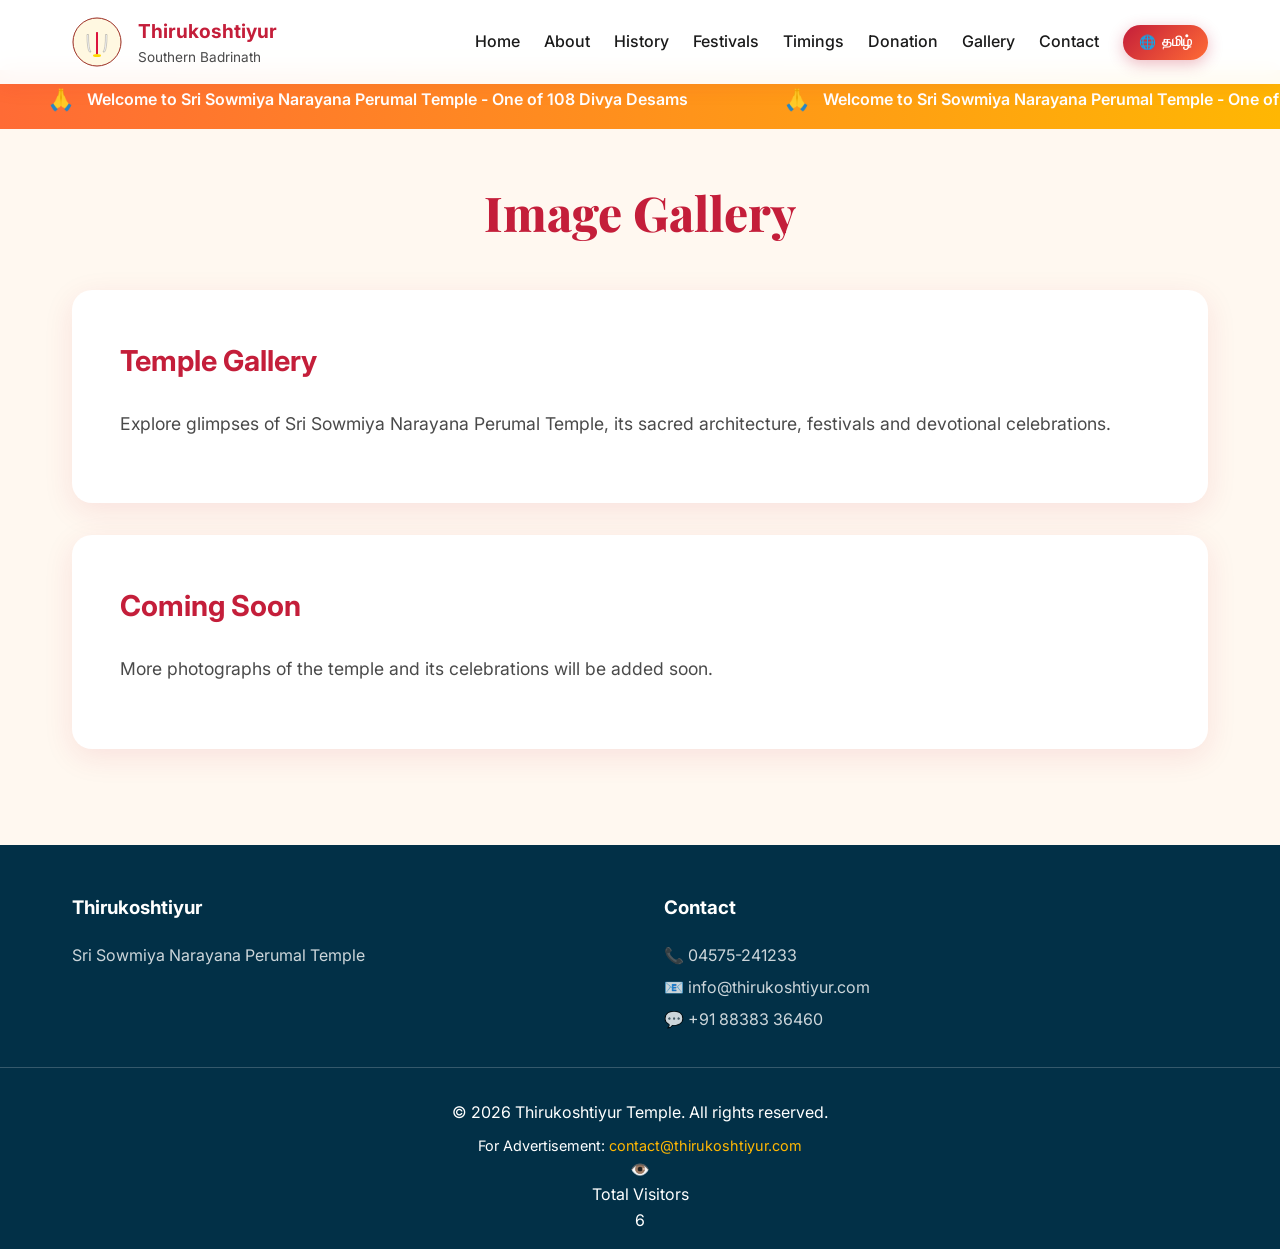
<file: pages/gallery.html>
<!DOCTYPE html>
<html lang="en">
<head>
  <meta charset="UTF-8">
  <meta name="viewport" content="width=device-width, initial-scale=1.0">
  <title>Gallery | Sri Sowmiya Narayana Perumal Temple</title>
  <link rel="icon" type="image/svg+xml" href="../assets/images/logo/favicon.svg">
  <link href="https://fonts.googleapis.com/css2?family=Playfair+Display:wght@600;700;800&family=Inter:wght@400;500;600;700&family=Noto+Sans+Tamil:wght@400;600;700&display=swap" rel="stylesheet">
  <style>
    * { margin: 0; padding: 0; box-sizing: border-box; }
    html { scroll-behavior: smooth; -webkit-font-smoothing: antialiased; -moz-osx-font-smoothing: grayscale; }
    :root { --primary: #C41E3A; --secondary: #FF6B35; --accent: #FFB703; --peacock: #023047; --cream: #FFF8F0; --text: #1A1A1A; --text-light: #4A4A4A; }
    body { font-family: 'Inter', sans-serif; color: var(--text); line-height: 1.6; background: var(--cream); overflow-x: hidden; min-height: 100vh; }
    .tamil { font-family: 'Noto Sans Tamil', sans-serif; }
    [data-lang]:not([data-lang="en"]) { display: none; }
    body.tamil-mode [data-lang="en"] { display: none; }
    body.tamil-mode [data-lang="ta"] { display: block; }
    /* Professional Master Container */
    .content-container { max-width: 1200px; margin: 0 auto; width: 100%; padding: 0 2rem; }
    
    .navbar { position: fixed; top: 0; left: 0; right: 0; background: rgba(255,255,255,0.95); backdrop-filter: blur(10px); box-shadow: 0 2px 20px rgba(196,30,58,0.1); z-index: 1000; padding: 1rem 0; }
    .nav-content { max-width: 1200px; margin: 0 auto; padding: 0 2rem; display: flex; align-items: center; justify-content: space-between; }
    .logo { display: flex; align-items: center; gap: 1rem; text-decoration: none; }
    .logo img { width: 50px; height: 50px; }
    .logo-text h1 { font-size: 1.2rem; font-weight: 700; color: var(--primary); }
    .logo-text p { font-size: 0.85rem; color: var(--text-light); }
    .nav-right { display: flex; align-items: center; gap: 1.5rem; }
    .nav-menu { display: flex; gap: 1.5rem; list-style: none; }
    .nav-menu a { text-decoration: none; color: var(--text); font-weight: 500; transition: color 0.3s; }
    .nav-menu a:hover { color: var(--primary); }
    .lang-switcher { background: linear-gradient(135deg, var(--primary), var(--secondary)); border: none; color: white; padding: 0.6rem 1rem; border-radius: 25px; cursor: pointer; font-weight: 600; display: flex; align-items: center; gap: 0.4rem; box-shadow: 0 4px 15px rgba(196,30,58,0.3); white-space: nowrap; font-size: 0.85rem; flex-shrink: 0; }
    .menu-toggle { display: none; flex-direction: column; gap: 5px; cursor: pointer; padding: 10px; }
    .menu-toggle span { width: 25px; height: 3px; background: var(--primary); border-radius: 2px; }
    .notification-banner { position: fixed; top: 70px; left: 0; right: 0; background: linear-gradient(90deg, var(--secondary), var(--accent)); color: white; padding: 0.8rem 0; z-index: 999; overflow: hidden; }
    .notification-content { display: flex; white-space: nowrap; animation: scroll-left 30s linear infinite; }
    .notification-item { display: inline-flex; align-items: center; padding: 0 3rem; font-weight: 600; }
    .notification-icon { margin-right: 0.8rem; font-size: 1.3rem; }
    @keyframes scroll-left { 0% { transform: translateX(0); } 100% { transform: translateX(-50%); } }
    .main-content { margin-top: 120px; padding: 4rem 0; min-height: calc(100vh - 400px); }
    .container { max-width: 1200px; margin: 0 auto; padding: 0 2rem; }
    .page-header { text-align: center; margin-bottom: 3rem; }
    .page-title { font-family: 'Playfair Display', serif; font-size: clamp(2rem, 4.5vw, 3rem); font-weight: 800; color: var(--primary); margin-bottom: 1rem; line-height: 1.2; }
    .page-subtitle { font-size: clamp(1rem, 2vw, 1.2rem); color: var(--text-light); }
    
    .content-section { background: white; border-radius: 20px; padding: 3rem; margin-bottom: 2rem; box-shadow: 0 8px 30px rgba(196,30,58,0.1); }
    .section-title { font-size: clamp(1.5rem, 3vw, 1.8rem); font-weight: 700; color: var(--primary); margin-bottom: 1.5rem; }
    .content-text p { font-size: 1.1rem; line-height: 1.8; color: var(--text-light); margin-bottom: 1rem; }
    
    .timings-card { background: white; padding: 3rem; border-radius: 20px; box-shadow: 0 8px 30px rgba(196,30,58,0.1); margin-bottom: 2rem; }
    .timing-section { margin-bottom: 3rem; }
    .timing-title { font-size: 2rem; font-weight: 700; color: var(--primary); margin-bottom: 2rem; text-align: center; }
    .timing-grid { display: grid; grid-template-columns: repeat(auto-fit, minmax(300px, 1fr)); gap: 2rem; }
    .timing-item { background: var(--cream); padding: 2rem; border-radius: 15px; text-align: center; }
    .timing-icon { font-size: 3rem; margin-bottom: 1rem; }
    .timing-name { font-size: 1.3rem; font-weight: 600; color: var(--text); margin-bottom: 0.5rem; }
    .timing-time { font-size: 1.5rem; font-weight: 700; color: var(--secondary); }
    .footer { background: var(--peacock); color: white; padding: 3rem 0 1rem; }
    .footer-content { max-width: 1200px; margin: 0 auto; padding: 0 2rem; display: grid; grid-template-columns: repeat(auto-fit, minmax(250px, 1fr)); gap: 3rem; margin-bottom: 2rem; }
    .footer-section h3 { margin-bottom: 1rem; }
    .footer-section p, .footer-section a { color: rgba(255,255,255,0.8); text-decoration: none; line-height: 2; display: block; }
    .footer-bottom { text-align: center; padding-top: 2rem; border-top: 1px solid rgba(255,255,255,0.2); }
    .whatsapp-float { position: fixed; bottom: 30px; right: 30px; z-index: 999; }
    .whatsapp-float a { width: 60px; height: 60px; background: #25D366; border-radius: 50%; display: flex; align-items: center; justify-content: center; box-shadow: 0 4px 20px rgba(37,211,102,0.4); animation: pulse 2s infinite; }
    @keyframes pulse { 0%, 100% { box-shadow: 0 4px 20px rgba(37,211,102,0.4); } 50% { box-shadow: 0 4px 30px rgba(37,211,102,0.7); } }
    
    /* Tablet/Laptop Responsive - Prevent language button cutoff */
    @media (max-width: 1200px) {
      .navbar { padding: 1rem 0; }
      .nav-content { padding: 0 1rem; }
      .nav-menu { gap: 1.2rem; }
      .nav-menu a { font-size: 0.9rem; }
      .nav-right { gap: 1.2rem; }
      .lang-switcher { padding: 0.5rem 0.9rem; font-size: 0.8rem; gap: 0.3rem; }
    }
    
    @media (max-width: 992px) {
      .nav-menu { gap: 1rem; }
      .nav-menu a { font-size: 0.85rem; }
      .nav-right { gap: 1rem; }
    }
    
    @media (max-width: 768px) {
      .nav-content { padding: 0 1rem; }
      .container, .content-container { padding: 0 1rem; }
      .footer-content { padding: 0 1rem; }
      .nav-right { position: fixed; top: 120px; left: -100%; width: 100%; height: calc(100vh - 120px); background: white; flex-direction: column; padding: 2rem; transition: left 0.3s; }
      .nav-right.active { left: 0; }
      .nav-menu { flex-direction: column; width: 100%; }
      .menu-toggle { display: flex; }
      .timing-grid { grid-template-columns: 1fr; }
    }
  </style>
</head>
<body>
  <nav class="navbar">
    <div class="nav-content">
      <a href="../index.html" class="logo">
        <img src="../assets/images/logo/namam.svg" alt="Logo">
        <div class="logo-text">
          <h1 data-lang="en">Thirukoshtiyur</h1>
          <h1 data-lang="ta" class="tamil">திருக்கோஷ்டியூர்</h1>
          <p data-lang="en">Southern Badrinath</p>
          <p data-lang="ta" class="tamil">தென் பத்ரிநாத்</p>
        </div>
      </a>
      <div class="menu-toggle" onclick="document.querySelector('.nav-right').classList.toggle('active')">
        <span></span><span></span><span></span>
      </div>
      <div class="nav-right">
        <ul class="nav-menu">
          <li><a href="../index.html" data-lang="en">Home</a><a href="../index.html" data-lang="ta" class="tamil">முகப்பு</a></li>
          <li><a href="about.html" data-lang="en">About</a><a href="about.html" data-lang="ta" class="tamil">அறிமுகம்</a></li>
          <li><a href="history.html" data-lang="en">History</a><a href="history.html" data-lang="ta" class="tamil">வரலாறு</a></li>
          <li><a href="festivals.html" data-lang="en">Festivals</a><a href="festivals.html" data-lang="ta" class="tamil">திருவிழாக்கள்</a></li>
          <li><a href="timings.html" data-lang="en">Timings</a><a href="timings.html" data-lang="ta" class="tamil">நேரங்கள்</a></li>
          <li><a href="donation.html" data-lang="en">Donation</a><a href="donation.html" data-lang="ta" class="tamil">நன்கொடை</a></li>
          <li><a href="gallery.html" data-lang="en">Gallery</a><a href="gallery.html" data-lang="ta" class="tamil">படத்தொகுப்பு</a></li>
          <li><a href="contact.html" data-lang="en">Contact</a><a href="contact.html" data-lang="ta" class="tamil">தொடர்பு</a></li>
        </ul>
        <button class="lang-switcher" onclick="toggleLanguage()">
          <span>🌐</span>
          <span data-lang="en">தமிழ்</span>
          <span data-lang="ta">English</span>
        </button>
      </div>
    </div>
  </nav>

  <div class="notification-banner">
    <div class="notification-content">
      <div class="notification-item" data-lang="en"><span class="notification-icon">🙏</span><span>Welcome to Sri Sowmiya Narayana Perumal Temple - One of 108 Divya Desams</span></div>
      <div class="notification-item tamil" data-lang="ta"><span class="notification-icon">🙏</span><span>ஸ்ரீ சௌமிய நாராயண பெருமாள் திருக்கோயிலுக்கு உங்களை வரவேற்கிறோம்</span></div>
      <div class="notification-item" data-lang="en"><span class="notification-icon">🙏</span><span>Welcome to Sri Sowmiya Narayana Perumal Temple - One of 108 Divya Desams</span></div>
      <div class="notification-item tamil" data-lang="ta"><span class="notification-icon">🙏</span><span>ஸ்ரீ சௌமிய நாராயண பெருமாள் திருக்கோயிலுக்கு உங்களை வரவேற்கிறோம்</span></div>
    </div>
  </div>

  <main class="main-content">    <div class="container">
      <div class="page-header"><h1 class="page-title" data-lang="en">Image Gallery</h1><h1 class="page-title tamil" data-lang="ta">படத்தொகுப்பு</h1></div>
      <div class="content-section"><h2 class="section-title" data-lang="en">Temple Gallery</h2><h2 class="section-title tamil" data-lang="ta">திருக்கோயில் படத்தொகுப்பு</h2><div class="content-text"><p data-lang="en">Explore glimpses of Sri Sowmiya Narayana Perumal Temple, its sacred architecture, festivals and devotional celebrations.</p><p data-lang="ta" class="tamil">ஸ்ரீ சௌமிய நாராயணப் பெருமாள் திருக்கோயில், அதன் புனித கட்டிடக்கலை, திருவிழாக்கள் மற்றும் ஆன்மிக நிகழ்வுகளின் காட்சிகளை காணுங்கள்.</p></div></div>
      <div class="content-section"><h2 class="section-title" data-lang="en">Coming Soon</h2><h2 class="section-title tamil" data-lang="ta">விரைவில்</h2><div class="content-text"><p data-lang="en">More photographs of the temple and its celebrations will be added soon.</p><p data-lang="ta" class="tamil">திருக்கோயில் மற்றும் அதன் திருவிழாக்களின் மேலும் பல புகைப்படங்கள் விரைவில் சேர்க்கப்படும்.</p></div></div>
    </div></main>

  <footer class="footer">
    <div class="footer-content">
      <div class="footer-section">
        <h3 data-lang="en">Thirukoshtiyur</h3>
        <h3 data-lang="ta" class="tamil">திருக்கோஷ்டியூர்</h3>
        <p data-lang="en">Sri Sowmiya Narayana Perumal Temple</p>
        <p data-lang="ta" class="tamil">ஸ்ரீ சௌமிய நாராயண பெருமாள் திருக்கோயில்</p>
      </div>
      <div class="footer-section">
        <h3 data-lang="en">Contact</h3>
        <h3 data-lang="ta" class="tamil">தொடர்பு</h3>
        <p>📞 04575-241233</p>
        <p>📧 info@thirukoshtiyur.com</p>
        <p>💬 +91 88383 36460</p>
      </div>
    </div>
    <div class="footer-bottom">
      <p data-lang="en">© 2026 Thirukoshtiyur Temple. All rights reserved.</p>
      <p data-lang="ta" class="tamil">© 2026 திருக்கோஷ்டியூர் கோயில். அனைத்து உரிமைகளும் பாதுகாக்கப்பட்டவை.</p>
      <p style="margin-top: 0.5rem; font-size: 0.9rem;" data-lang="en">For Advertisement: <a href="mailto:contact@thirukoshtiyur.com" style="color: var(--accent); text-decoration: none;">contact@thirukoshtiyur.com</a></p>
      <p style="margin-top: 0.5rem; font-size: 0.9rem;" data-lang="ta" class="tamil">விளம்பரத்திற்கு: <a href="mailto:contact@thirukoshtiyur.com" style="color: var(--accent); text-decoration: none;">contact@thirukoshtiyur.com</a></p>
      
      <!-- Visitor Counter -->
      <div class="visitor-counter">
        <div class="visitor-counter-icon">👁️</div>
        <div class="visitor-counter-content">
          <div class="visitor-counter-label" data-lang="en">Total Visitors</div>
          <div class="visitor-counter-label tamil" data-lang="ta">மொத்த பார்வையாளர்கள்</div>
          <div class="visitor-counter-number" id="visitor-count">Loading...</div>
        </div>
      </div>
    </div>
  </footer>

  <script>
    function toggleLanguage() {
      document.body.classList.toggle('tamil-mode');
      const lang = document.body.classList.contains('tamil-mode') ? 'ta' : 'en';
      document.documentElement.lang = lang;
      localStorage.setItem('preferred-language', lang);
    }
    
    // Visitor Counter
    function initVisitorCounter() {
      const counterElement = document.getElementById('visitor-count');
      const namespace = 'thirukoshtiyur.com';
      const key = 'gallery-visitors';
      fetch(`https://api.countapi.xyz/hit/${namespace}/${key}`)
        .then(response => response.json())
        .then(data => counterElement.textContent = data.value.toString().replace(/\B(?=(\d{3})+(?!\d))/g, ","))
        .catch(() => {
          let count = parseInt(localStorage.getItem('visitor-count') || '0');
          count++;
          localStorage.setItem('visitor-count', count);
          counterElement.textContent = count.toString().replace(/\B(?=(\d{3})+(?!\d))/g, ",");
        });
    }
    
    window.addEventListener('DOMContentLoaded', () => {
      initVisitorCounter();
      if (localStorage.getItem('preferred-language') === 'ta') {
        document.body.classList.add('tamil-mode');
        document.documentElement.lang = 'ta';
      }
    });
  </script>
</body>
</html>
</file>
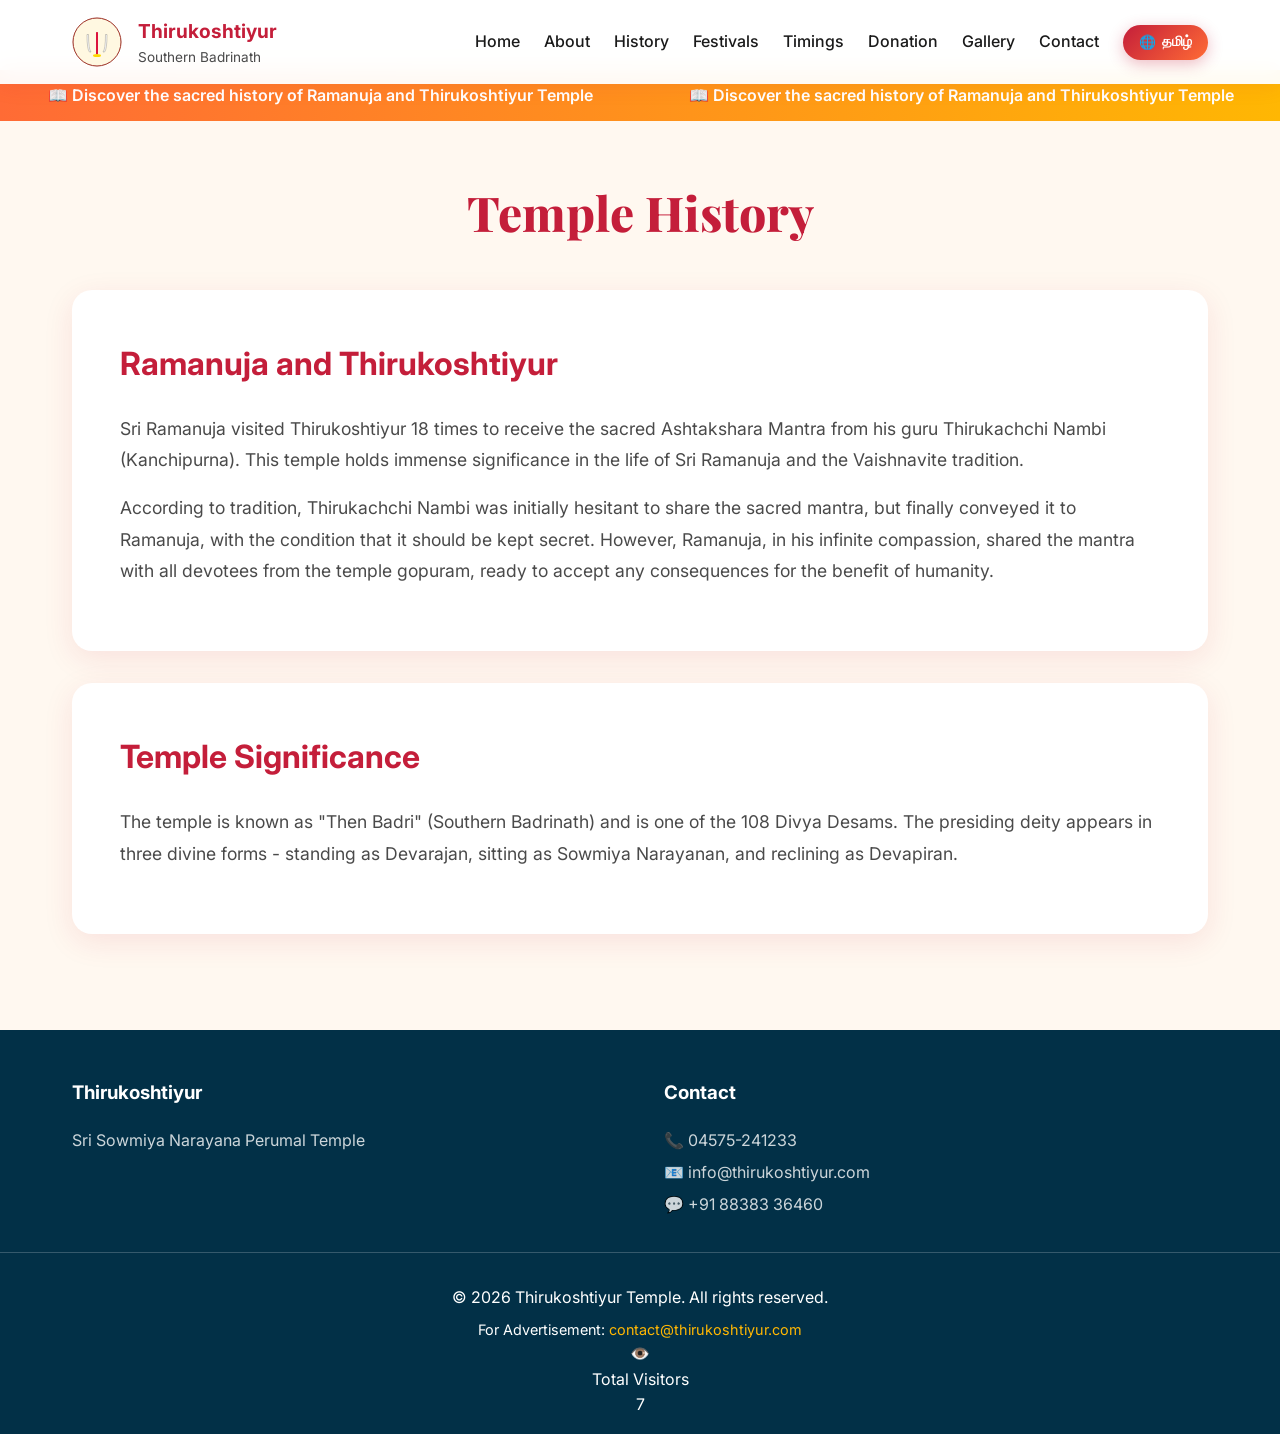
<file: pages/history.html>
﻿<!DOCTYPE html>
<html lang="en">
<head>
  <meta charset="UTF-8">
  <meta name="viewport" content="width=device-width, initial-scale=1.0">
  <title>History | Sri Sowmiya Narayana Perumal Temple</title>
  <link rel="icon" type="image/svg+xml" href="../assets/images/logo/favicon.svg">
  <link href="https://fonts.googleapis.com/css2?family=Playfair+Display:wght@600;700;800&family=Inter:wght@400;500;600;700&family=Noto+Sans+Tamil:wght@400;600;700&display=swap" rel="stylesheet">
  <style>
    * { margin: 0; padding: 0; box-sizing: border-box; }
    html { scroll-behavior: smooth; -webkit-font-smoothing: antialiased; -moz-osx-font-smoothing: grayscale; }
    :root { --primary: #C41E3A; --secondary: #FF6B35; --accent: #FFB703; --peacock: #023047; --cream: #FFF8F0; --text: #1A1A1A; --text-light: #4A4A4A; }
    body { font-family: 'Inter', sans-serif; color: var(--text); line-height: 1.6; background: var(--cream); overflow-x: hidden; min-height: 100vh; }
    .tamil { font-family: 'Noto Sans Tamil', sans-serif; }
    [data-lang]:not([data-lang="en"]) { display: none; }
    body.tamil-mode [data-lang="en"] { display: none; }
    body.tamil-mode [data-lang="ta"] { display: block; }
    /* Professional Master Container */
    .content-container { max-width: 1200px; margin: 0 auto; width: 100%; padding: 0 2rem; }
    
    .navbar { position: fixed; top: 0; left: 0; right: 0; background: rgba(255,255,255,0.95); backdrop-filter: blur(10px); box-shadow: 0 2px 20px rgba(196,30,58,0.1); z-index: 1000; padding: 1rem 0; }
    .nav-content { max-width: 1200px; margin: 0 auto; padding: 0 2rem; display: flex; align-items: center; justify-content: space-between; }
    .logo { display: flex; align-items: center; gap: 1rem; text-decoration: none; }
    .logo img { width: 50px; height: 50px; }
    .logo-text h1 { font-size: 1.2rem; font-weight: 700; color: var(--primary); }
    .logo-text p { font-size: 0.85rem; color: var(--text-light); }
    .nav-right { display: flex; align-items: center; gap: 1.5rem; }
    .nav-menu { display: flex; gap: 1.5rem; list-style: none; }
    .nav-menu a { text-decoration: none; color: var(--text); font-weight: 500; }
    .lang-switcher { background: linear-gradient(135deg, var(--primary), var(--secondary)); border: none; color: white; padding: 0.6rem 1rem; border-radius: 25px; cursor: pointer; font-weight: 600; display: flex; align-items: center; gap: 0.4rem; box-shadow: 0 4px 15px rgba(196,30,58,0.3); white-space: nowrap; font-size: 0.85rem; flex-shrink: 0; }
    .menu-toggle { display: none; flex-direction: column; gap: 5px; cursor: pointer; padding: 10px; }
    .menu-toggle span { width: 25px; height: 3px; background: var(--primary); border-radius: 2px; }
    .notification-banner { position: fixed; top: 70px; left: 0; right: 0; background: linear-gradient(90deg, var(--secondary), var(--accent)); color: white; padding: 0.8rem 0; z-index: 999; overflow: hidden; }
    .notification-content { display: flex; white-space: nowrap; animation: scroll-left 30s linear infinite; }
    .notification-item { display: inline-flex; align-items: center; padding: 0 3rem; font-weight: 600; }
    @keyframes scroll-left { 0% { transform: translateX(0); } 100% { transform: translateX(-50%); } }
    .main-content { margin-top: 120px; padding: 4rem 0; min-height: calc(100vh - 400px); }
    .container { max-width: 1200px; margin: 0 auto; padding: 0 2rem; }
    .page-header { text-align: center; margin-bottom: 3rem; }
    .page-title { font-family: 'Playfair Display', serif; font-size: clamp(2rem, 4.5vw, 3rem); font-weight: 800; color: var(--primary); margin-bottom: 1rem; line-height: 1.2; }
    .content-section { background: white; padding: 3rem; border-radius: 20px; box-shadow: 0 8px 30px rgba(196,30,58,0.1); margin-bottom: 2rem; }
    .section-title { font-size: 2rem; font-weight: 700; color: var(--primary); margin-bottom: 1.5rem; }
    .content-text p { font-size: 1.1rem; line-height: 1.8; color: var(--text-light); margin-bottom: 1rem; }
    .footer { background: var(--peacock); color: white; padding: 3rem 0 1rem; }
    .footer-content { max-width: 1200px; margin: 0 auto; padding: 0 2rem; display: grid; grid-template-columns: repeat(auto-fit, minmax(250px, 1fr)); gap: 3rem; margin-bottom: 2rem; }
    .footer-section h3 { margin-bottom: 1rem; }
    .footer-section p { color: rgba(255,255,255,0.8); line-height: 2; }
    .footer-bottom { text-align: center; padding-top: 2rem; border-top: 1px solid rgba(255,255,255,0.2); }
    .whatsapp-float { position: fixed; bottom: 30px; right: 30px; z-index: 999; }
    .whatsapp-float a { width: 60px; height: 60px; background: #25D366; border-radius: 50%; display: flex; align-items: center; justify-content: center; box-shadow: 0 4px 20px rgba(37,211,102,0.4); animation: pulse 2s infinite; }
    @keyframes pulse { 0%, 100% { box-shadow: 0 4px 20px rgba(37,211,102,0.4); } 50% { box-shadow: 0 4px 30px rgba(37,211,102,0.7); } }
    
    /* Tablet/Laptop Responsive - Prevent language button cutoff */
    @media (max-width: 1200px) {
      .navbar { padding: 1rem 0; }
      .nav-content { padding: 0 1rem; }
      .nav-menu { gap: 1.2rem; }
      .nav-menu a { font-size: 0.9rem; }
      .nav-right { gap: 1.2rem; }
      .lang-switcher { padding: 0.5rem 0.9rem; font-size: 0.8rem; gap: 0.3rem; }
    }
    
    @media (max-width: 992px) {
      .nav-menu { gap: 1rem; }
      .nav-menu a { font-size: 0.85rem; }
      .nav-right { gap: 1rem; }
    }
    
    @media (max-width: 768px) {
      .nav-content { padding: 0 1rem; }
      .container, .content-container { padding: 0 1rem; }
      .footer-content { padding: 0 1rem; }
      .nav-right { position: fixed; top: 120px; left: -100%; width: 100%; height: calc(100vh - 120px); background: white; flex-direction: column; padding: 2rem; transition: left 0.3s; }
      .nav-right.active { left: 0; }
      .nav-menu { flex-direction: column; width: 100%; }
      .menu-toggle { display: flex; }
    }
  </style>
</head>
<body>
  <nav class="navbar">
    <div class="nav-content">
      <a href="../index.html" class="logo">
        <img src="../assets/images/logo/namam.svg" alt="Logo">
        <div class="logo-text">
          <h1 data-lang="en">Thirukoshtiyur</h1>
          <h1 data-lang="ta" class="tamil">திருக்கோஷ்டியூர்</h1>
          <p data-lang="en">Southern Badrinath</p>
          <p data-lang="ta" class="tamil">தென் பத்ரிநாத்</p>
        </div>
      </a>
      <div class="menu-toggle" onclick="document.querySelector('.nav-right').classList.toggle('active')">
        <span></span><span></span><span></span>
      </div>
      <div class="nav-right">
        <ul class="nav-menu">
          <li><a href="../index.html" data-lang="en">Home</a><a href="../index.html" data-lang="ta" class="tamil">முகப்பு</a></li>
          <li><a href="about.html" data-lang="en">About</a><a href="about.html" data-lang="ta" class="tamil">அறிமுகம்</a></li>
          <li><a href="history.html" data-lang="en">History</a><a href="history.html" data-lang="ta" class="tamil">வரலாறு</a></li>
          <li><a href="festivals.html" data-lang="en">Festivals</a><a href="festivals.html" data-lang="ta" class="tamil">திருவிழாக்கள்</a></li>
          <li><a href="timings.html" data-lang="en">Timings</a><a href="timings.html" data-lang="ta" class="tamil">நேரங்கள்</a></li>
          <li><a href="donation.html" data-lang="en">Donation</a><a href="donation.html" data-lang="ta" class="tamil">நன்கொடை</a></li>
          <li><a href="gallery.html" data-lang="en">Gallery</a><a href="gallery.html" data-lang="ta" class="tamil">படத்தொகுப்பு</a></li>
          <li><a href="contact.html" data-lang="en">Contact</a><a href="contact.html" data-lang="ta" class="tamil">தொடர்பு</a></li>
        </ul>
        <button class="lang-switcher" onclick="toggleLanguage()">
          <span>🌐</span>
          <span data-lang="en">தமிழ்</span>
          <span data-lang="ta">English</span>
        </button>
      </div>
    </div>
  </nav>
  <div class="notification-banner">
    <div class="notification-content">
      <div class="notification-item" data-lang="en"><span>📖 Discover the sacred history of Ramanuja and Thirukoshtiyur Temple</span></div>
      <div class="notification-item tamil" data-lang="ta"><span>📖 ராமானுஜர் மற்றும் திருக்கோஷ்டியூர் கோயிலின் புனித வரலாற்றை அறியுங்கள்</span></div>
      <div class="notification-item" data-lang="en"><span>📖 Discover the sacred history of Ramanuja and Thirukoshtiyur Temple</span></div>
      <div class="notification-item tamil" data-lang="ta"><span>📖 ராமானுஜர் மற்றும் திருக்கோஷ்டியூர் கோயிலின் புனித வரலாற்றை அறியுங்கள்</span></div>
    </div>
  </div>
  <main class="main-content">
    <div class="container">
      <div class="page-header">
        <h1 class="page-title" data-lang="en">Temple History</h1>
        <h1 class="page-title tamil" data-lang="ta">கோயில் வரலாறு</h1>
      </div>
      <div class="content-section">
        <h2 class="section-title" data-lang="en">Ramanuja and Thirukoshtiyur</h2>
        <h2 class="section-title tamil" data-lang="ta">ராமானுஜரும் திருக்கோஷ்டியூரும்</h2>
        <div class="content-text">
          <p data-lang="en">Sri Ramanuja visited Thirukoshtiyur 18 times to receive the sacred Ashtakshara Mantra from his guru Thirukachchi Nambi (Kanchipurna). This temple holds immense significance in the life of Sri Ramanuja and the Vaishnavite tradition.</p>
          <p data-lang="ta" class="tamil">ஸ்ரீ ராமானுஜர் தனது குரு திருகச்சி நம்பி (காஞ்சிபூர்ணர்) அவர்களிடமிருந்து புனிதமான அஷ்டாக்ஷர மந்திரத்தைப் பெற திருக்கோஷ்டியூருக்கு 18 முறை வந்தார். இந்த கோயில் ஸ்ரீ ராமானுஜரின் வாழ்க்கையிலும் வைணவ பாரம்பரியத்திலும் மிகப்பெரிய முக்கியத்துவம் வாய்ந்தது.</p>
          <p data-lang="en">According to tradition, Thirukachchi Nambi was initially hesitant to share the sacred mantra, but finally conveyed it to Ramanuja, with the condition that it should be kept secret. However, Ramanuja, in his infinite compassion, shared the mantra with all devotees from the temple gopuram, ready to accept any consequences for the benefit of humanity.</p>
          <p data-lang="ta" class="tamil">பாரம்பரியத்தின் படி, திருகச்சி நம்பி ஆரம்பத்தில் புனித மந்திரத்தைப் பகிர்ந்து கொள்ள தயங்கினார், ஆனால் இறுதியாக ரகசியமாக வைத்திருக்க வேண்டும் என்ற நிபந்தனையுடன் ராமானுஜருக்கு அதை வெளிப்படுத்தினார். இருப்பினும், ராமானுஜர் தனது எல்லையற்ற கருணையில், மனிதகுலத்தின் நன்மைக்காக எந்த விளைவுகளையும் ஏற்க தயாராக, கோபுரத்தில் இருந்து அனைத்து பக்தர்களுடனும் மந்திரத்தைப் பகிர்ந்து கொண்டார்.</p>
        </div>
      </div>
      <div class="content-section">
        <h2 class="section-title" data-lang="en">Temple Significance</h2>
        <h2 class="section-title tamil" data-lang="ta">கோயில் முக்கியத்துவம்</h2>
        <div class="content-text">
          <p data-lang="en">The temple is known as "Then Badri" (Southern Badrinath) and is one of the 108 Divya Desams. The presiding deity appears in three divine forms - standing as Devarajan, sitting as Sowmiya Narayanan, and reclining as Devapiran.</p>
          <p data-lang="ta" class="tamil">இந்த கோயில் "தென் பத்ரி" (தென் பத்ரிநாத்) என்று அழைக்கப்படுகிறது மற்றும் 108 திவ்ய தேசங்களில் ஒன்றாகும். மூலவர் மூன்று திவ்ய வடிவங்களில் காட்சி தருகிறார் - தேவராஜனாக நின்ற கோலம், சௌமிய நாராயணனாக அமர்ந்த கோலம், மற்றும் தேவபிரானாக சயன கோலம்.</p>
        </div>
      </div>
    </div>
  </main>
  <footer class="footer">
    <div class="footer-content">
      <div class="footer-section">
        <h3 data-lang="en">Thirukoshtiyur</h3>
        <h3 data-lang="ta" class="tamil">திருக்கோஷ்டியூர்</h3>
        <p data-lang="en">Sri Sowmiya Narayana Perumal Temple</p>
        <p data-lang="ta" class="tamil">ஸ்ரீ சௌமிய நாராயண பெருமாள் திருக்கோயில்</p>
      </div>
      <div class="footer-section">
        <h3 data-lang="en">Contact</h3>
        <h3 data-lang="ta" class="tamil">தொடர்பு</h3>
        <p>📞 04575-241233</p>
        <p>📧 info@thirukoshtiyur.com</p>
        <p>💬 +91 88383 36460</p>
      </div>
    </div>
    <div class="footer-bottom">
      <p data-lang="en">© 2026 Thirukoshtiyur Temple. All rights reserved.</p>
      <p data-lang="ta" class="tamil">© 2026 திருக்கோஷ்டியூர் கோயில். அனைத்து உரிமைகளும் பாதுகாக்கப்பட்டவை.</p>
      <p style="margin-top: 0.5rem; font-size: 0.9rem;" data-lang="en">For Advertisement: <a href="mailto:contact@thirukoshtiyur.com" style="color: var(--accent); text-decoration: none;">contact@thirukoshtiyur.com</a></p>
      <p style="margin-top: 0.5rem; font-size: 0.9rem;" data-lang="ta" class="tamil">விளம்பரத்திற்கு: <a href="mailto:contact@thirukoshtiyur.com" style="color: var(--accent); text-decoration: none;">contact@thirukoshtiyur.com</a></p>
      
      <!-- Visitor Counter -->
      <div class="visitor-counter">
        <div class="visitor-counter-icon">👁️</div>
        <div class="visitor-counter-content">
          <div class="visitor-counter-label" data-lang="en">Total Visitors</div>
          <div class="visitor-counter-label tamil" data-lang="ta">மொத்த பார்வையாளர்கள்</div>
          <div class="visitor-counter-number" id="visitor-count">Loading...</div>
        </div>
      </div>
    </div>
  </footer>
  <script>
    function toggleLanguage() {
      document.body.classList.toggle('tamil-mode');
      const lang = document.body.classList.contains('tamil-mode') ? 'ta' : 'en';
      localStorage.setItem('preferred-language', lang);
    }
    
    // Visitor Counter
    function initVisitorCounter() {
      const counterElement = document.getElementById('visitor-count');
      const namespace = 'thirukoshtiyur.com';
      const key = 'history-visitors';
      fetch(`https://api.countapi.xyz/hit/${namespace}/${key}`)
        .then(response => response.json())
        .then(data => counterElement.textContent = data.value.toString().replace(/\B(?=(\d{3})+(?!\d))/g, ","))
        .catch(() => {
          let count = parseInt(localStorage.getItem('visitor-count') || '0');
          count++;
          localStorage.setItem('visitor-count', count);
          counterElement.textContent = count.toString().replace(/\B(?=(\d{3})+(?!\d))/g, ",");
        });
    }
    
    window.addEventListener('DOMContentLoaded', () => {
      initVisitorCounter();
      if (localStorage.getItem('preferred-language') === 'ta') document.body.classList.add('tamil-mode');
    });
  </script>
</body>
</html>
</file>
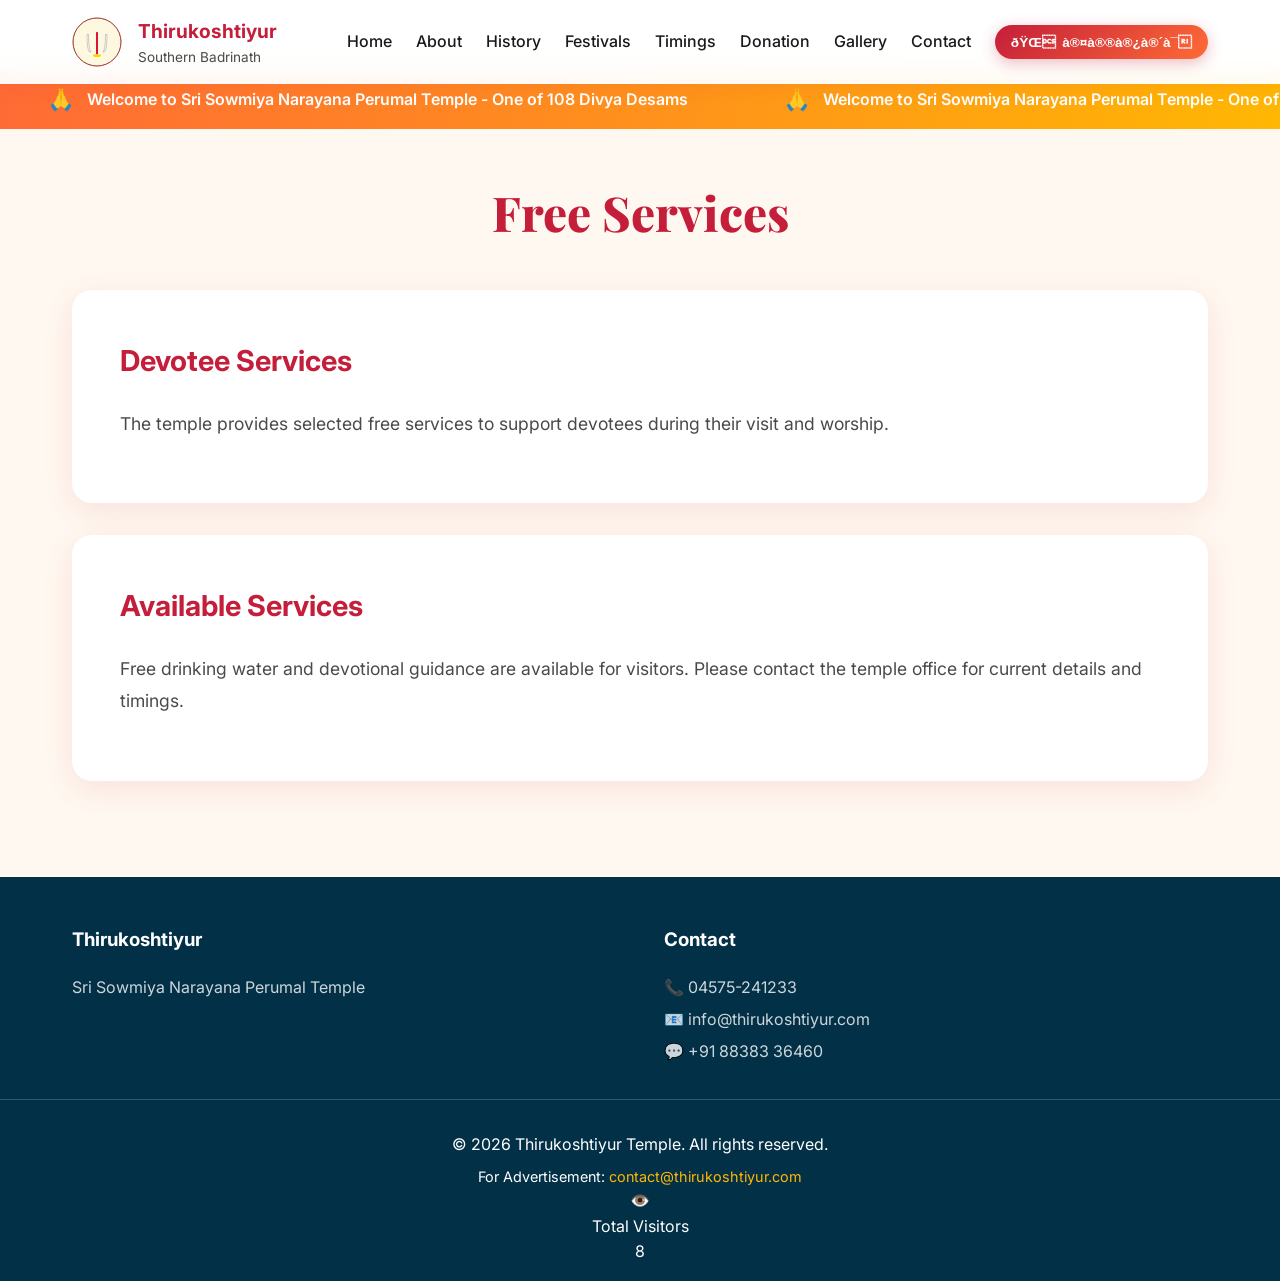
<file: pages/services.html>
<!DOCTYPE html>
<html lang="en">
<head>
  <meta charset="UTF-8">
  <meta name="viewport" content="width=device-width, initial-scale=1.0">
  <title>Services | Sri Sowmiya Narayana Perumal Temple</title>
  <link rel="icon" type="image/svg+xml" href="../assets/images/logo/favicon.svg">
  <link href="https://fonts.googleapis.com/css2?family=Playfair+Display:wght@600;700;800&family=Inter:wght@400;500;600;700&family=Noto+Sans+Tamil:wght@400;600;700&display=swap" rel="stylesheet">
  <style>
    * { margin: 0; padding: 0; box-sizing: border-box; }
    html { scroll-behavior: smooth; -webkit-font-smoothing: antialiased; -moz-osx-font-smoothing: grayscale; }
    :root { --primary: #C41E3A; --secondary: #FF6B35; --accent: #FFB703; --peacock: #023047; --cream: #FFF8F0; --text: #1A1A1A; --text-light: #4A4A4A; }
    body { font-family: 'Inter', sans-serif; color: var(--text); line-height: 1.6; background: var(--cream); overflow-x: hidden; min-height: 100vh; }
    .tamil { font-family: 'Noto Sans Tamil', sans-serif; }
    [data-lang]:not([data-lang="en"]) { display: none; }
    body.tamil-mode [data-lang="en"] { display: none; }
    body.tamil-mode [data-lang="ta"] { display: block; }
    /* Professional Master Container */
    .content-container { max-width: 1200px; margin: 0 auto; width: 100%; padding: 0 2rem; }
    
    .navbar { position: fixed; top: 0; left: 0; right: 0; background: rgba(255,255,255,0.95); backdrop-filter: blur(10px); box-shadow: 0 2px 20px rgba(196,30,58,0.1); z-index: 1000; padding: 1rem 0; }
    .nav-content { max-width: 1200px; margin: 0 auto; padding: 0 2rem; display: flex; align-items: center; justify-content: space-between; }
    .logo { display: flex; align-items: center; gap: 1rem; text-decoration: none; }
    .logo img { width: 50px; height: 50px; }
    .logo-text h1 { font-size: 1.2rem; font-weight: 700; color: var(--primary); }
    .logo-text p { font-size: 0.85rem; color: var(--text-light); }
    .nav-right { display: flex; align-items: center; gap: 1.5rem; }
    .nav-menu { display: flex; gap: 1.5rem; list-style: none; }
    .nav-menu a { text-decoration: none; color: var(--text); font-weight: 500; transition: color 0.3s; }
    .nav-menu a:hover { color: var(--primary); }
    .lang-switcher { background: linear-gradient(135deg, var(--primary), var(--secondary)); border: none; color: white; padding: 0.6rem 1rem; border-radius: 25px; cursor: pointer; font-weight: 600; display: flex; align-items: center; gap: 0.4rem; box-shadow: 0 4px 15px rgba(196,30,58,0.3); white-space: nowrap; font-size: 0.85rem; flex-shrink: 0; }
    .menu-toggle { display: none; flex-direction: column; gap: 5px; cursor: pointer; padding: 10px; }
    .menu-toggle span { width: 25px; height: 3px; background: var(--primary); border-radius: 2px; }
    .notification-banner { position: fixed; top: 70px; left: 0; right: 0; background: linear-gradient(90deg, var(--secondary), var(--accent)); color: white; padding: 0.8rem 0; z-index: 999; overflow: hidden; }
    .notification-content { display: flex; white-space: nowrap; animation: scroll-left 30s linear infinite; }
    .notification-item { display: inline-flex; align-items: center; padding: 0 3rem; font-weight: 600; }
    .notification-icon { margin-right: 0.8rem; font-size: 1.3rem; }
    @keyframes scroll-left { 0% { transform: translateX(0); } 100% { transform: translateX(-50%); } }
    .main-content { margin-top: 120px; padding: 4rem 0; min-height: calc(100vh - 400px); }
    .container { max-width: 1200px; margin: 0 auto; padding: 0 2rem; }
    .page-header { text-align: center; margin-bottom: 3rem; }
    .page-title { font-family: 'Playfair Display', serif; font-size: clamp(2rem, 4.5vw, 3rem); font-weight: 800; color: var(--primary); margin-bottom: 1rem; line-height: 1.2; }
    .page-subtitle { font-size: clamp(1rem, 2vw, 1.2rem); color: var(--text-light); }
    
    .content-section { background: white; border-radius: 20px; padding: 3rem; margin-bottom: 2rem; box-shadow: 0 8px 30px rgba(196,30,58,0.1); }
    .section-title { font-size: clamp(1.5rem, 3vw, 1.8rem); font-weight: 700; color: var(--primary); margin-bottom: 1.5rem; }
    .content-text p { font-size: 1.1rem; line-height: 1.8; color: var(--text-light); margin-bottom: 1rem; }
    .timings-card { background: white; padding: 3rem; border-radius: 20px; box-shadow: 0 8px 30px rgba(196,30,58,0.1); margin-bottom: 2rem; }
    .timing-section { margin-bottom: 3rem; }
    .timing-title { font-size: 2rem; font-weight: 700; color: var(--primary); margin-bottom: 2rem; text-align: center; }
    .timing-grid { display: grid; grid-template-columns: repeat(auto-fit, minmax(300px, 1fr)); gap: 2rem; }
    .timing-item { background: var(--cream); padding: 2rem; border-radius: 15px; text-align: center; }
    .timing-icon { font-size: 3rem; margin-bottom: 1rem; }
    .timing-name { font-size: 1.3rem; font-weight: 600; color: var(--text); margin-bottom: 0.5rem; }
    .timing-time { font-size: 1.5rem; font-weight: 700; color: var(--secondary); }
    .footer { background: var(--peacock); color: white; padding: 3rem 0 1rem; }
    .footer-content { max-width: 1200px; margin: 0 auto; padding: 0 2rem; display: grid; grid-template-columns: repeat(auto-fit, minmax(250px, 1fr)); gap: 3rem; margin-bottom: 2rem; }
    .footer-section h3 { margin-bottom: 1rem; }
    .footer-section p, .footer-section a { color: rgba(255,255,255,0.8); text-decoration: none; line-height: 2; display: block; }
    .footer-bottom { text-align: center; padding-top: 2rem; border-top: 1px solid rgba(255,255,255,0.2); }
    .whatsapp-float { position: fixed; bottom: 30px; right: 30px; z-index: 999; }
    .whatsapp-float a { width: 60px; height: 60px; background: #25D366; border-radius: 50%; display: flex; align-items: center; justify-content: center; box-shadow: 0 4px 20px rgba(37,211,102,0.4); animation: pulse 2s infinite; }
    @keyframes pulse { 0%, 100% { box-shadow: 0 4px 20px rgba(37,211,102,0.4); } 50% { box-shadow: 0 4px 30px rgba(37,211,102,0.7); } }
    
    /* Tablet/Laptop Responsive - Prevent language button cutoff */
    @media (max-width: 1200px) {
      .navbar { padding: 1rem 0; }
      .nav-content { padding: 0 1rem; }
      .nav-menu { gap: 1.2rem; }
      .nav-menu a { font-size: 0.9rem; }
      .nav-right { gap: 1.2rem; }
      .lang-switcher { padding: 0.5rem 0.9rem; font-size: 0.8rem; gap: 0.3rem; }
    }
    
    @media (max-width: 992px) {
      .nav-menu { gap: 1rem; }
      .nav-menu a { font-size: 0.85rem; }
      .nav-right { gap: 1rem; }
    }
    
    @media (max-width: 768px) {
      .nav-content { padding: 0 1rem; }
      .container, .content-container { padding: 0 1rem; }
      .footer-content { padding: 0 1rem; }
      .nav-right { position: fixed; top: 120px; left: -100%; width: 100%; height: calc(100vh - 120px); background: white; flex-direction: column; padding: 2rem; transition: left 0.3s; }
      .nav-right.active { left: 0; }
      .nav-menu { flex-direction: column; width: 100%; }
      .menu-toggle { display: flex; }
      .timing-grid { grid-template-columns: 1fr; }
    }
  </style>
</head>
<body>
  <nav class="navbar">
    <div class="nav-content">
      <a href="../index.html" class="logo">
        <img src="../assets/images/logo/namam.svg" alt="Logo">
        <div class="logo-text">
          <h1 data-lang="en">Thirukoshtiyur</h1>
          <h1 data-lang="ta" class="tamil">à®¤à®¿à®°à¯à®•à¯à®•à¯‹à®·à¯à®Ÿà®¿à®¯à¯‚à®°à¯</h1>
          <p data-lang="en">Southern Badrinath</p>
          <p data-lang="ta" class="tamil">à®¤à¯†à®©à¯ à®ªà®¤à¯à®°à®¿à®¨à®¾à®¤à¯</p>
        </div>
      </a>
      <div class="menu-toggle" onclick="document.querySelector('.nav-right').classList.toggle('active')">
        <span></span><span></span><span></span>
      </div>
      <div class="nav-right">
        <ul class="nav-menu">
          <li><a href="../index.html" data-lang="en">Home</a><a href="../index.html" data-lang="ta" class="tamil">முகப்பு</a></li>
          <li><a href="about.html" data-lang="en">About</a><a href="about.html" data-lang="ta" class="tamil">அறிமுகம்</a></li>
          <li><a href="history.html" data-lang="en">History</a><a href="history.html" data-lang="ta" class="tamil">வரலாறு</a></li>
          <li><a href="festivals.html" data-lang="en">Festivals</a><a href="festivals.html" data-lang="ta" class="tamil">திருவிழாக்கள்</a></li>
          <li><a href="timings.html" data-lang="en">Timings</a><a href="timings.html" data-lang="ta" class="tamil">நேரங்கள்</a></li>
          <li><a href="donation.html" data-lang="en">Donation</a><a href="donation.html" data-lang="ta" class="tamil">நன்கொடை</a></li>
          <li><a href="gallery.html" data-lang="en">Gallery</a><a href="gallery.html" data-lang="ta" class="tamil">படத்தொகுப்பு</a></li>
          <li><a href="contact.html" data-lang="en">Contact</a><a href="contact.html" data-lang="ta" class="tamil">தொடர்பு</a></li>
        </ul>
        <button class="lang-switcher" onclick="toggleLanguage()">
          <span>ðŸŒ</span>
          <span data-lang="en">à®¤à®®à®¿à®´à¯</span>
          <span data-lang="ta">English</span>
        </button>
      </div>
    </div>
  </nav>

  <div class="notification-banner">
    <div class="notification-content">
      <div class="notification-item" data-lang="en"><span class="notification-icon">🙏</span><span>Welcome to Sri Sowmiya Narayana Perumal Temple - One of 108 Divya Desams</span></div>
      <div class="notification-item tamil" data-lang="ta"><span class="notification-icon">🙏</span><span>ஸ்ரீ சௌமிய நாராயண பெருமாள் திருக்கோயிலுக்கு உங்களை வரவேற்கிறோம்</span></div>
      <div class="notification-item" data-lang="en"><span class="notification-icon">🙏</span><span>Welcome to Sri Sowmiya Narayana Perumal Temple - One of 108 Divya Desams</span></div>
      <div class="notification-item tamil" data-lang="ta"><span class="notification-icon">🙏</span><span>ஸ்ரீ சௌமிய நாராயண பெருமாள் திருக்கோயிலுக்கு உங்களை வரவேற்கிறோம்</span></div>
    </div>
  </div>

  <main class="main-content">    <div class="container">
      <div class="page-header"><h1 class="page-title" data-lang="en">Free Services</h1><h1 class="page-title tamil" data-lang="ta">இலவச சேவைகள்</h1></div>
      <div class="content-section"><h2 class="section-title" data-lang="en">Devotee Services</h2><h2 class="section-title tamil" data-lang="ta">பக்தர் சேவைகள்</h2><div class="content-text"><p data-lang="en">The temple provides selected free services to support devotees during their visit and worship.</p><p data-lang="ta" class="tamil">பக்தர்கள் தங்கள் தரிசனம் மற்றும் வழிபாட்டின்போது பயன்பெற திருக்கோயில் சில இலவச சேவைகளை வழங்குகிறது.</p></div></div>
      <div class="content-section"><h2 class="section-title" data-lang="en">Available Services</h2><h2 class="section-title tamil" data-lang="ta">கிடைக்கும் சேவைகள்</h2><div class="content-text"><p data-lang="en">Free drinking water and devotional guidance are available for visitors. Please contact the temple office for current details and timings.</p><p data-lang="ta" class="tamil">பார்வையாளர்களுக்காக இலவச குடிநீர் மற்றும் ஆன்மிக வழிகாட்டுதல் வழங்கப்படுகிறது. தற்போதைய விவரங்கள் மற்றும் நேரங்களுக்கு திருக்கோயில் அலுவலகத்தை தொடர்பு கொள்ளவும்.</p></div></div>
    </div></main>

  <footer class="footer">
    <div class="footer-content">
      <div class="footer-section">
        <h3 data-lang="en">Thirukoshtiyur</h3>
        <h3 data-lang="ta" class="tamil">à®¤à®¿à®°à¯à®•à¯à®•à¯‹à®·à¯à®Ÿà®¿à®¯à¯‚à®°à¯</h3>
        <p data-lang="en">Sri Sowmiya Narayana Perumal Temple</p>
        <p data-lang="ta" class="tamil">à®¸à¯à®°à¯€ à®šà¯Œà®®à®¿à®¯ à®¨à®¾à®°à®¾à®¯à®£ à®ªà¯†à®°à¯à®®à®¾à®³à¯ à®¤à®¿à®°à¯à®•à¯à®•à¯‹à®¯à®¿à®²à¯</p>
      </div>
      <div class="footer-section">
        <h3 data-lang="en">Contact</h3>
        <h3 data-lang="ta" class="tamil">à®¤à¯Šà®Ÿà®°à¯à®ªà¯</h3>
        <p>📞 04575-241233</p>
        <p>📧 info@thirukoshtiyur.com</p>
        <p>💬 +91 88383 36460</p>
      </div>
    </div>
    <div class="footer-bottom">
      <p data-lang="en">© 2026 Thirukoshtiyur Temple. All rights reserved.</p>
      <p data-lang="ta" class="tamil">© 2026 திருக்கோஷ்டியூர் கோயில். அனைத்து உரிமைகளும் பாதுகாக்கப்பட்டவை.</p>
      <p style="margin-top: 0.5rem; font-size: 0.9rem;" data-lang="en">For Advertisement: <a href="mailto:contact@thirukoshtiyur.com" style="color: var(--accent); text-decoration: none;">contact@thirukoshtiyur.com</a></p>
      <p style="margin-top: 0.5rem; font-size: 0.9rem;" data-lang="ta" class="tamil">விளம்பரத்திற்கு: <a href="mailto:contact@thirukoshtiyur.com" style="color: var(--accent); text-decoration: none;">contact@thirukoshtiyur.com</a></p>
      
      <!-- Visitor Counter -->
      <div class="visitor-counter">
        <div class="visitor-counter-icon">👁️</div>
        <div class="visitor-counter-content">
          <div class="visitor-counter-label" data-lang="en">Total Visitors</div>
          <div class="visitor-counter-label tamil" data-lang="ta">மொத்த பார்வையாளர்கள்</div>
          <div class="visitor-counter-number" id="visitor-count">Loading...</div>
        </div>
      </div>
    </div>
  </footer>

  <script>
    function toggleLanguage() {
      document.body.classList.toggle('tamil-mode');
      const lang = document.body.classList.contains('tamil-mode') ? 'ta' : 'en';
      document.documentElement.lang = lang;
      localStorage.setItem('preferred-language', lang);
    }
    
    // Visitor Counter
    function initVisitorCounter() {
      const counterElement = document.getElementById('visitor-count');
      const namespace = 'thirukoshtiyur.com';
      const key = 'services-visitors';
      fetch(`https://api.countapi.xyz/hit/${namespace}/${key}`)
        .then(response => response.json())
        .then(data => counterElement.textContent = data.value.toString().replace(/\B(?=(\d{3})+(?!\d))/g, ","))
        .catch(() => {
          let count = parseInt(localStorage.getItem('visitor-count') || '0');
          count++;
          localStorage.setItem('visitor-count', count);
          counterElement.textContent = count.toString().replace(/\B(?=(\d{3})+(?!\d))/g, ",");
        });
    }
    
    window.addEventListener('DOMContentLoaded', () => {
      initVisitorCounter();
      if (localStorage.getItem('preferred-language') === 'ta') {
        document.body.classList.add('tamil-mode');
        document.documentElement.lang = 'ta';
      }
    });
  </script>
</body>
</html>
</file>
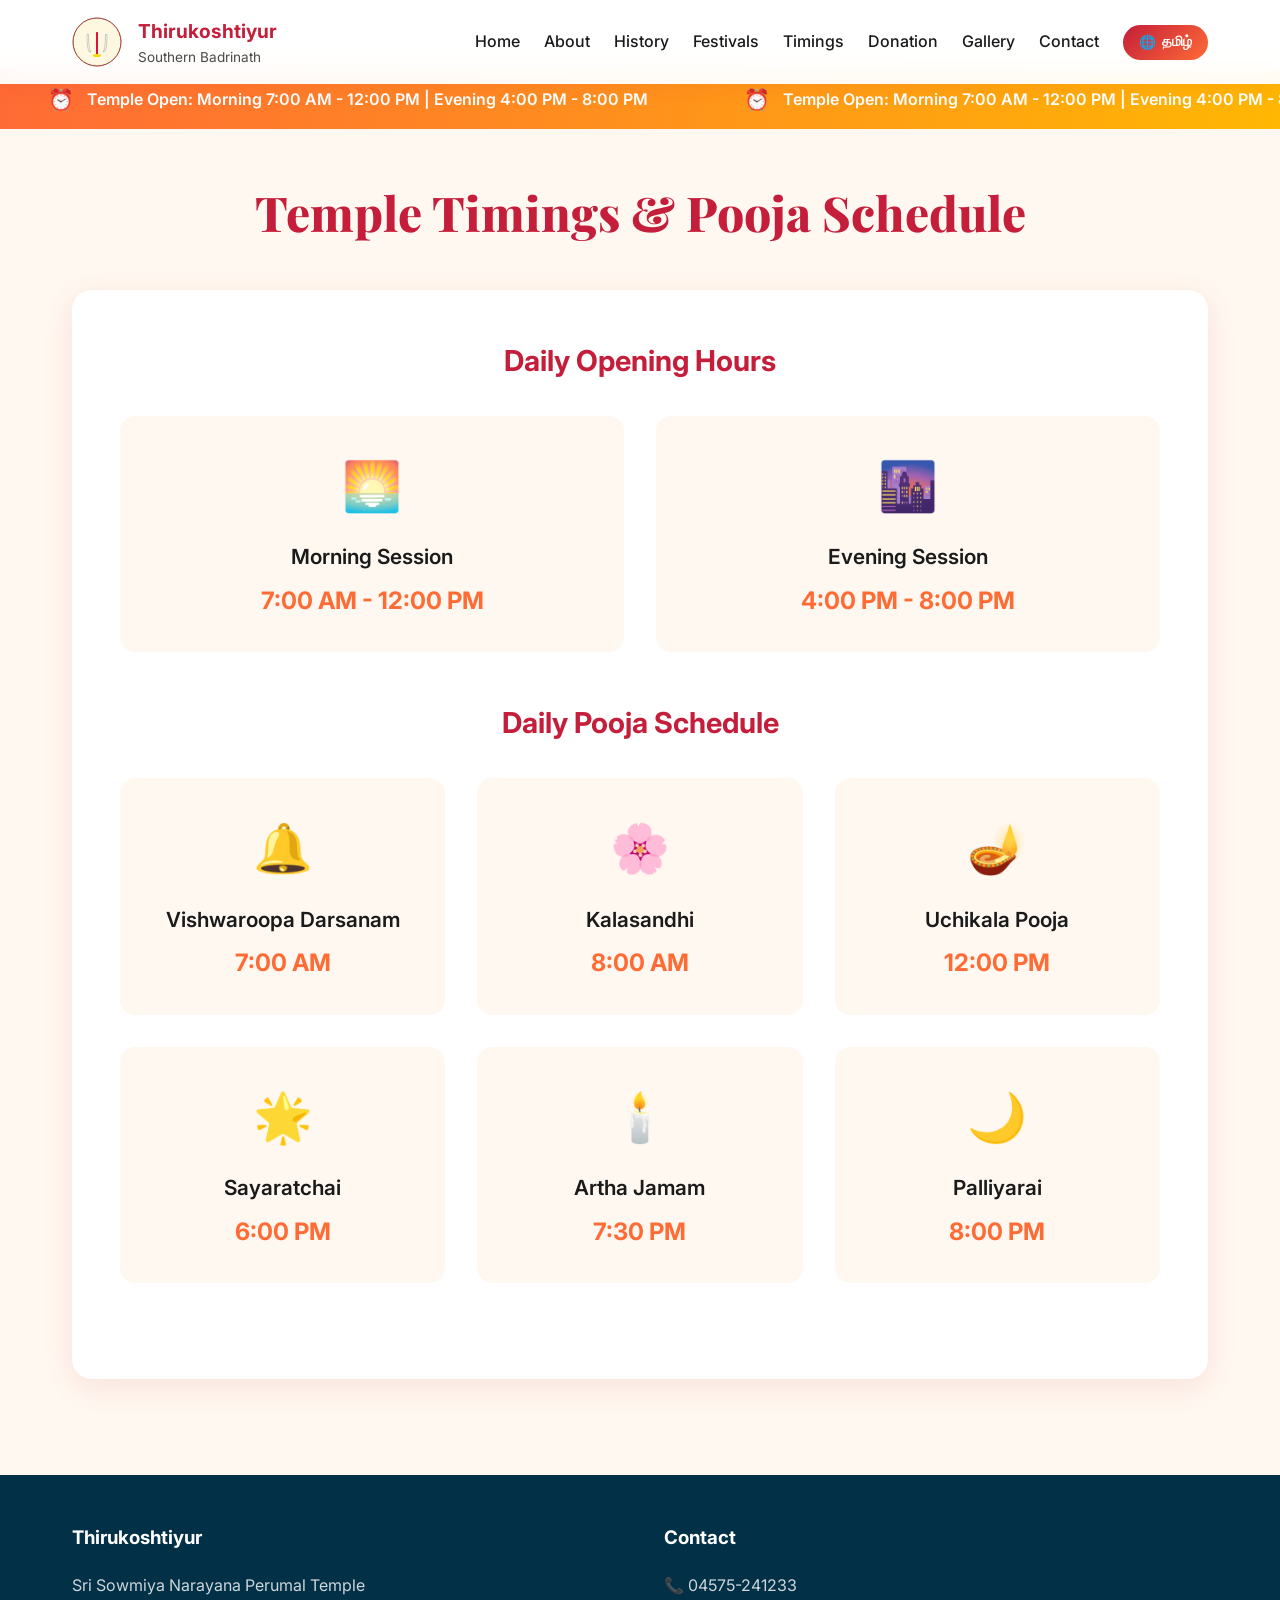
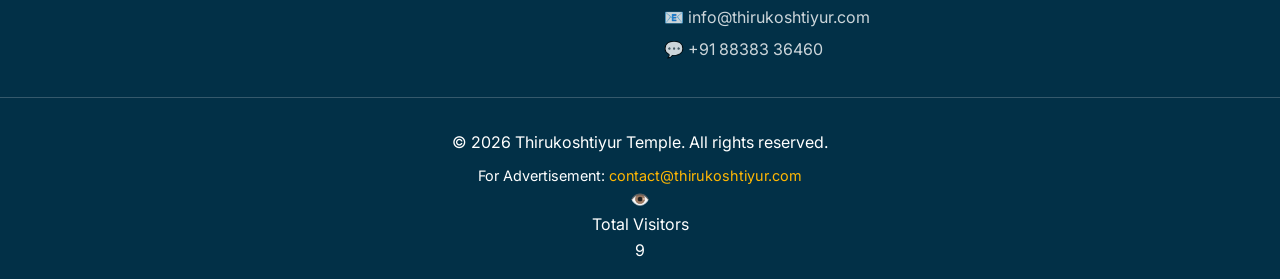
<file: pages/timings.html>
<!DOCTYPE html>
<html lang="en">
<head>
  <meta charset="UTF-8">
  <meta name="viewport" content="width=device-width, initial-scale=1.0">
  <title>Temple Timings | Sri Sowmiya Narayana Perumal Temple</title>
  <link rel="icon" type="image/svg+xml" href="../assets/images/logo/favicon.svg">
  <link href="https://fonts.googleapis.com/css2?family=Playfair+Display:wght@600;700;800&family=Inter:wght@400;500;600;700&family=Noto+Sans+Tamil:wght@400;600;700&display=swap" rel="stylesheet">
  <style>
    * { margin: 0; padding: 0; box-sizing: border-box; }
    html { scroll-behavior: smooth; -webkit-font-smoothing: antialiased; -moz-osx-font-smoothing: grayscale; }
    :root { --primary: #C41E3A; --secondary: #FF6B35; --accent: #FFB703; --peacock: #023047; --cream: #FFF8F0; --text: #1A1A1A; --text-light: #4A4A4A; }
    body { font-family: 'Inter', sans-serif; color: var(--text); line-height: 1.6; background: var(--cream); overflow-x: hidden; min-height: 100vh; }
    .tamil { font-family: 'Noto Sans Tamil', sans-serif; }
    [data-lang]:not([data-lang="en"]) { display: none; }
    body.tamil-mode [data-lang="en"] { display: none; }
    body.tamil-mode [data-lang="ta"] { display: block; }
    /* Professional Master Container */
    .content-container { max-width: 1200px; margin: 0 auto; width: 100%; padding: 0 2rem; }
    
    .navbar { position: fixed; top: 0; left: 0; right: 0; background: rgba(255,255,255,0.95); backdrop-filter: blur(10px); box-shadow: 0 2px 20px rgba(196,30,58,0.1); z-index: 1000; padding: 1rem 0; }
    .nav-content { max-width: 1200px; margin: 0 auto; padding: 0 2rem; display: flex; align-items: center; justify-content: space-between; }
    .logo { display: flex; align-items: center; gap: 1rem; text-decoration: none; }
    .logo img { width: 50px; height: 50px; }
    .logo-text h1 { font-size: 1.2rem; font-weight: 700; color: var(--primary); }
    .logo-text p { font-size: 0.85rem; color: var(--text-light); }
    .nav-right { display: flex; align-items: center; gap: 1.5rem; }
    .nav-menu { display: flex; gap: 1.5rem; list-style: none; }
    .nav-menu a { text-decoration: none; color: var(--text); font-weight: 500; transition: color 0.3s; }
    .nav-menu a:hover { color: var(--primary); }
    .lang-switcher { background: linear-gradient(135deg, var(--primary), var(--secondary)); border: none; color: white; padding: 0.6rem 1rem; border-radius: 25px; cursor: pointer; font-weight: 600; display: flex; align-items: center; gap: 0.4rem; white-space: nowrap; font-size: 0.85rem; flex-shrink: 0; }
    .menu-toggle { display: none; flex-direction: column; gap: 5px; cursor: pointer; padding: 10px; }
    .menu-toggle span { width: 25px; height: 3px; background: var(--primary); border-radius: 2px; }
    .notification-banner { position: fixed; top: 70px; left: 0; right: 0; background: linear-gradient(90deg, var(--secondary), var(--accent)); color: white; padding: 0.8rem 0; z-index: 999; overflow: hidden; }
    .notification-content { display: flex; white-space: nowrap; animation: scroll-left 30s linear infinite; }
    .notification-item { display: inline-flex; align-items: center; padding: 0 3rem; font-weight: 600; }
    .notification-icon { margin-right: 0.8rem; font-size: 1.3rem; }
    @keyframes scroll-left { 0% { transform: translateX(0); } 100% { transform: translateX(-50%); } }
    .main-content { margin-top: 120px; padding: 4rem 0; min-height: calc(100vh - 400px); }
    .container { max-width: 1200px; margin: 0 auto; padding: 0 2rem; }
    .page-header { text-align: center; margin-bottom: 3rem; }
    .page-title { font-family: 'Playfair Display', serif; font-size: clamp(2rem, 4.5vw, 3rem); font-weight: 800; color: var(--primary); margin-bottom: 1rem; line-height: 1.2; }
    .page-subtitle { font-size: clamp(1rem, 2vw, 1.2rem); color: var(--text-light); }
    
    .content-section { background: white; border-radius: 20px; padding: 3rem; margin-bottom: 2rem; box-shadow: 0 8px 30px rgba(196,30,58,0.1); }
    .section-title { font-size: clamp(1.5rem, 3vw, 1.8rem); font-weight: 700; color: var(--primary); margin-bottom: 1.5rem; }
    .content-text p { font-size: 1.1rem; line-height: 1.8; color: var(--text-light); margin-bottom: 1rem; }
    .timings-card { background: white; padding: 3rem; border-radius: 20px; box-shadow: 0 8px 30px rgba(196,30,58,0.1); margin-bottom: 2rem; }
    .timing-section { margin-bottom: 3rem; }
    .timing-title { font-size: clamp(1.5rem, 3vw, 1.8rem); font-weight: 700; color: var(--primary); margin-bottom: 2rem; text-align: center; }
    .timing-grid { display: grid; grid-template-columns: repeat(auto-fit, minmax(300px, 1fr)); gap: 2rem; }
    .timing-item { background: var(--cream); padding: 2rem; border-radius: 15px; text-align: center; }
    .timing-icon { font-size: 3rem; margin-bottom: 1rem; }
    .timing-name { font-size: 1.3rem; font-weight: 600; color: var(--text); margin-bottom: 0.5rem; }
    .timing-time { font-size: 1.5rem; font-weight: 700; color: var(--secondary); }
    .footer { background: var(--peacock); color: white; padding: 3rem 0 1rem; }
    .footer-content { max-width: 1200px; margin: 0 auto; padding: 0 2rem; display: grid; grid-template-columns: repeat(auto-fit, minmax(250px, 1fr)); gap: 3rem; margin-bottom: 2rem; }
    .footer-section h3 { margin-bottom: 1rem; }
    .footer-section p, .footer-section a { color: rgba(255,255,255,0.8); text-decoration: none; line-height: 2; display: block; }
    .footer-bottom { text-align: center; padding-top: 2rem; border-top: 1px solid rgba(255,255,255,0.2); }
    .whatsapp-float { position: fixed; bottom: 30px; right: 30px; z-index: 999; }
    .whatsapp-float a { width: 60px; height: 60px; background: #25D366; border-radius: 50%; display: flex; align-items: center; justify-content: center; box-shadow: 0 4px 20px rgba(37,211,102,0.4); animation: pulse 2s infinite; }
    @keyframes pulse { 0%, 100% { box-shadow: 0 4px 20px rgba(37,211,102,0.4); } 50% { box-shadow: 0 4px 30px rgba(37,211,102,0.7); } }
    
    /* Tablet/Laptop Responsive - Prevent language button cutoff */
    @media (max-width: 1200px) {
      .navbar { padding: 1rem 0; }
      .nav-content { padding: 0 1rem; }
      .nav-menu { gap: 1.2rem; }
      .nav-menu a { font-size: 0.9rem; }
      .nav-right { gap: 1.2rem; }
      .lang-switcher { padding: 0.5rem 0.9rem; font-size: 0.8rem; gap: 0.3rem; }
    }
    
    @media (max-width: 992px) {
      .nav-menu { gap: 1rem; }
      .nav-menu a { font-size: 0.85rem; }
      .nav-right { gap: 1rem; }
    }
    
    @media (max-width: 768px) {
      .nav-content { padding: 0 1rem; }
      .container, .content-container { padding: 0 1rem; }
      .footer-content { padding: 0 1rem; }
      .nav-right { position: fixed; top: 120px; left: -100%; width: 100%; height: calc(100vh - 120px); background: white; flex-direction: column; padding: 2rem; transition: left 0.3s; }
      .nav-right.active { left: 0; }
      .nav-menu { flex-direction: column; width: 100%; }
      .menu-toggle { display: flex; }
      .timing-grid { grid-template-columns: 1fr; }
    }
  </style>
</head>
<body>
  <nav class="navbar">
    <div class="nav-content">
      <a href="../index.html" class="logo">
        <img src="../assets/images/logo/namam.svg" alt="Logo">
        <div class="logo-text">
          <h1 data-lang="en">Thirukoshtiyur</h1>
          <h1 data-lang="ta" class="tamil">திருக்கோஷ்டியூர்</h1>
          <p data-lang="en">Southern Badrinath</p>
          <p data-lang="ta" class="tamil">தென் பத்ரிநாத்</p>
        </div>
      </a>
      <div class="menu-toggle" onclick="document.querySelector('.nav-right').classList.toggle('active')">
        <span></span><span></span><span></span>
      </div>
      <div class="nav-right">
        <ul class="nav-menu">
          <li><a href="../index.html" data-lang="en">Home</a><a href="../index.html" data-lang="ta" class="tamil">முகப்பு</a></li>
          <li><a href="about.html" data-lang="en">About</a><a href="about.html" data-lang="ta" class="tamil">அறிமுகம்</a></li>
          <li><a href="history.html" data-lang="en">History</a><a href="history.html" data-lang="ta" class="tamil">வரலாறு</a></li>
          <li><a href="festivals.html" data-lang="en">Festivals</a><a href="festivals.html" data-lang="ta" class="tamil">திருவிழாக்கள்</a></li>
          <li><a href="timings.html" data-lang="en">Timings</a><a href="timings.html" data-lang="ta" class="tamil">நேரங்கள்</a></li>
          <li><a href="donation.html" data-lang="en">Donation</a><a href="donation.html" data-lang="ta" class="tamil">நன்கொடை</a></li>
          <li><a href="gallery.html" data-lang="en">Gallery</a><a href="gallery.html" data-lang="ta" class="tamil">படத்தொகுப்பு</a></li>
          <li><a href="contact.html" data-lang="en">Contact</a><a href="contact.html" data-lang="ta" class="tamil">தொடர்பு</a></li>
        </ul>
        <button class="lang-switcher" onclick="toggleLanguage()">
          <span>🌐</span>
          <span data-lang="en">தமிழ்</span>
          <span data-lang="ta">English</span>
        </button>
      </div>
    </div>
  </nav>

  <div class="notification-banner">
    <div class="notification-content">
      <div class="notification-item" data-lang="en"><span class="notification-icon">⏰</span><span>Temple Open: Morning 7:00 AM - 12:00 PM | Evening 4:00 PM - 8:00 PM</span></div>
      <div class="notification-item tamil" data-lang="ta"><span class="notification-icon">⏰</span><span>கோயில் திறக்கும் நேரம்: காலை 7:00 - 12:00 | மாலை 4:00 - 8:00</span></div>
      <div class="notification-item" data-lang="en"><span class="notification-icon">⏰</span><span>Temple Open: Morning 7:00 AM - 12:00 PM | Evening 4:00 PM - 8:00 PM</span></div>
      <div class="notification-item tamil" data-lang="ta"><span class="notification-icon">⏰</span><span>கோயில் திறக்கும் நேரம்: காலை 7:00 - 12:00 | மாலை 4:00 - 8:00</span></div>
    </div>
  </div>

  <main class="main-content">
    <div class="container">
      <div class="page-header">
        <h1 class="page-title" data-lang="en">Temple Timings & Pooja Schedule</h1>
        <h1 class="page-title tamil" data-lang="ta">கோயில் நேரங்கள் & பூஜை அட்டவணை</h1>
      </div>

      <div class="timings-card">
        <div class="timing-section">
          <h2 class="timing-title" data-lang="en">Daily Opening Hours</h2>
          <h2 class="timing-title tamil" data-lang="ta">தினசரி திறக்கும் நேரங்கள்</h2>
          <div class="timing-grid">
            <div class="timing-item">
              <div class="timing-icon">🌅</div>
              <h3 class="timing-name" data-lang="en">Morning Session</h3>
              <h3 class="timing-name tamil" data-lang="ta">காலை அமர்வு</h3>
              <p class="timing-time">7:00 AM - 12:00 PM</p>
            </div>
            <div class="timing-item">
              <div class="timing-icon">🌆</div>
              <h3 class="timing-name" data-lang="en">Evening Session</h3>
              <h3 class="timing-name tamil" data-lang="ta">மாலை அமர்வு</h3>
              <p class="timing-time">4:00 PM - 8:00 PM</p>
            </div>
          </div>
        </div>

        <div class="timing-section">
          <h2 class="timing-title" data-lang="en">Daily Pooja Schedule</h2>
          <h2 class="timing-title tamil" data-lang="ta">தினசரி பூஜை அட்டவணை</h2>
          <div class="timing-grid">
            <div class="timing-item">
              <div class="timing-icon">🔔</div>
              <h3 class="timing-name" data-lang="en">Vishwaroopa Darsanam</h3>
              <h3 class="timing-name tamil" data-lang="ta">விஸ்வரூப தரிசனம்</h3>
              <p class="timing-time">7:00 AM</p>
            </div>
            <div class="timing-item">
              <div class="timing-icon">🌸</div>
              <h3 class="timing-name" data-lang="en">Kalasandhi</h3>
              <h3 class="timing-name tamil" data-lang="ta">காலசந்தி</h3>
              <p class="timing-time">8:00 AM</p>
            </div>
            <div class="timing-item">
              <div class="timing-icon">🪔</div>
              <h3 class="timing-name" data-lang="en">Uchikala Pooja</h3>
              <h3 class="timing-name tamil" data-lang="ta">உச்சிகால பூஜை</h3>
              <p class="timing-time">12:00 PM</p>
            </div>
            <div class="timing-item">
              <div class="timing-icon">🌟</div>
              <h3 class="timing-name" data-lang="en">Sayaratchai</h3>
              <h3 class="timing-name tamil" data-lang="ta">சயரட்சை</h3>
              <p class="timing-time">6:00 PM</p>
            </div>
            <div class="timing-item">
              <div class="timing-icon">🕯️</div>
              <h3 class="timing-name" data-lang="en">Artha Jamam</h3>
              <h3 class="timing-name tamil" data-lang="ta">அர்த்த ஜாமம்</h3>
              <p class="timing-time">7:30 PM</p>
            </div>
            <div class="timing-item">
              <div class="timing-icon">🌙</div>
              <h3 class="timing-name" data-lang="en">Palliyarai</h3>
              <h3 class="timing-name tamil" data-lang="ta">பள்ளியறை</h3>
              <p class="timing-time">8:00 PM</p>
            </div>
          </div>
        </div>
      </div>
    </div>
  </main>

  <footer class="footer">
    <div class="footer-content">
      <div class="footer-section">
        <h3 data-lang="en">Thirukoshtiyur</h3>
        <h3 data-lang="ta" class="tamil">திருக்கோஷ்டியூர்</h3>
        <p data-lang="en">Sri Sowmiya Narayana Perumal Temple</p>
        <p data-lang="ta" class="tamil">ஸ்ரீ சௌமிய நாராயண பெருமாள் திருக்கோயில்</p>
      </div>
      <div class="footer-section">
        <h3 data-lang="en">Contact</h3>
        <h3 data-lang="ta" class="tamil">தொடர்பு</h3>
        <p>📞 04575-241233</p>
        <p>📧 info@thirukoshtiyur.com</p>
        <p>💬 +91 88383 36460</p>
      </div>
    </div>
    <div class="footer-bottom">
      <p data-lang="en">© 2026 Thirukoshtiyur Temple. All rights reserved.</p>
      <p data-lang="ta" class="tamil">© 2026 திருக்கோஷ்டியூர் கோயில். அனைத்து உரிமைகளும் பாதுகாக்கப்பட்டவை.</p>
      <p style="margin-top: 0.5rem; font-size: 0.9rem;" data-lang="en">For Advertisement: <a href="mailto:contact@thirukoshtiyur.com" style="color: var(--accent); text-decoration: none;">contact@thirukoshtiyur.com</a></p>
      <p style="margin-top: 0.5rem; font-size: 0.9rem;" data-lang="ta" class="tamil">விளம்பரத்திற்கு: <a href="mailto:contact@thirukoshtiyur.com" style="color: var(--accent); text-decoration: none;">contact@thirukoshtiyur.com</a></p>
      
      <!-- Visitor Counter -->
      <div class="visitor-counter">
        <div class="visitor-counter-icon">👁️</div>
        <div class="visitor-counter-content">
          <div class="visitor-counter-label" data-lang="en">Total Visitors</div>
          <div class="visitor-counter-label tamil" data-lang="ta">மொத்த பார்வையாளர்கள்</div>
          <div class="visitor-counter-number" id="visitor-count">Loading...</div>
        </div>
      </div>
    </div>
  </footer>

  <script>
    function toggleLanguage() {
      document.body.classList.toggle('tamil-mode');
      const lang = document.body.classList.contains('tamil-mode') ? 'ta' : 'en';
      document.documentElement.lang = lang;
      localStorage.setItem('preferred-language', lang);
    }
    
    // Visitor Counter
    function initVisitorCounter() {
      const counterElement = document.getElementById('visitor-count');
      const namespace = 'thirukoshtiyur.com';
      const key = 'timings-visitors';
      fetch(`https://api.countapi.xyz/hit/${namespace}/${key}`)
        .then(response => response.json())
        .then(data => counterElement.textContent = data.value.toString().replace(/\B(?=(\d{3})+(?!\d))/g, ","))
        .catch(() => {
          let count = parseInt(localStorage.getItem('visitor-count') || '0');
          count++;
          localStorage.setItem('visitor-count', count);
          counterElement.textContent = count.toString().replace(/\B(?=(\d{3})+(?!\d))/g, ",");
        });
    }
    
    window.addEventListener('DOMContentLoaded', () => {
      initVisitorCounter();
      if (localStorage.getItem('preferred-language') === 'ta') {
        document.body.classList.add('tamil-mode');
        document.documentElement.lang = 'ta';
      }
    });
  </script>
</body>
</html>
</file>
<file: css/style.css>
/* ==========================================================================
   Thirukoshtiyur Sri Sowmya Narayana Perumal Temple - Core Design System
   Rich South Indian Temple Aesthetics: Gold, Maroon & Linen Palette
   ========================================================================== */

:root {
  /* Light Divine Temple Heritage Palette */
  --bg-temple-light: #FDFBF7;
  --bg-temple-linen: #F5EFE6;
  --bg-temple-card: #FFFFFF;
  --card-temple-glass: rgba(255, 255, 255, 0.95);
  
  --accent-gold-royal: #B8860B;
  --accent-gold-bright: #D4AF37;
  --accent-gold-deep: #996515;
  --accent-gold-light: #FBF4E4;
  --accent-maroon: #7A0C1B;
  --accent-crimson: #9B111E;
  --accent-maroon-dark: #5C0D1B;
  
  --text-primary: #2A080C;
  --text-secondary: #5C0D1B;
  --text-muted: #6B4E53;
  --text-gold: #996515;

  --border-gold: rgba(184, 134, 11, 0.35);
  --border-gold-hover: rgba(184, 134, 11, 0.8);
  
  --shadow-sm: 0 2px 8px rgba(122, 12, 27, 0.05);
  --shadow-md: 0 10px 30px -5px rgba(122, 12, 27, 0.08), 0 0 15px rgba(212, 175, 55, 0.12);
  --shadow-lg: 0 15px 40px -5px rgba(122, 12, 27, 0.14), 0 0 25px rgba(212, 175, 55, 0.25);
  --shadow-gold: 0 0 25px rgba(212, 175, 55, 0.35);

  --radius-sm: 8px;
  --radius-md: 14px;
  --radius-lg: 20px;
  --radius-full: 9999px;

  --transition-fast: 0.2s ease;
  --transition-smooth: 0.35s cubic-bezier(0.4, 0, 0.2, 1);
}

/* ---------------- Reset & Base ---------------- */
* {
  margin: 0;
  padding: 0;
  box-sizing: border-box;
}

html {
  scroll-behavior: smooth;
  font-size: 16px;
}

body {
  background-color: var(--bg-temple-light);
  color: var(--text-primary);
  font-family: 'Outfit', 'Catamaran', 'Anek Tamil', sans-serif;
  line-height: 1.6;
  overflow-x: hidden;
  -webkit-font-smoothing: antialiased;
}

body.lang-ta {
  font-family: 'Anek Tamil', 'Noto Serif Tamil', 'Catamaran', sans-serif;
}

/* Selection */
::selection {
  background: var(--accent-gold-royal);
  color: #ffffff;
}

/* ---------------- Typography ---------------- */
.font-heading {
  font-family: 'Cinzel', 'Noto Serif Tamil', 'Marcellus', serif;
}

.font-decorative {
  font-family: 'Cinzel Decorative', 'Rozha One', 'Noto Serif Tamil', serif;
}

.font-body {
  font-family: 'Outfit', 'Anek Tamil', sans-serif;
}

h1, h2, h3, h4, h5, h6 {
  color: var(--text-primary);
  font-family: 'Cinzel', 'Noto Serif Tamil', 'Marcellus', serif;
  font-weight: 700;
  line-height: 1.25;
}

a {
  color: inherit;
  text-decoration: none;
  transition: var(--transition-fast);
}

img {
  max-width: 100%;
  height: auto;
  display: block;
}

button, input, select, textarea {
  font: inherit;
}

/* ---------------- Shimmer & Gradient Texts ---------------- */
.shimmer-text {
  background: linear-gradient(135deg, #7A0C1B 0%, #B8860B 60%, #5C0D1B 100%);
  -webkit-background-clip: text;
  -webkit-text-fill-color: transparent;
}

.gold-shimmer-text {
  background: linear-gradient(135deg, #5C0D1B 0%, #996515 50%, #7A0C1B 100%);
  -webkit-background-clip: text;
  -webkit-text-fill-color: transparent;
}

.maroon-shimmer-text {
  background: linear-gradient(135deg, #7A0C1B 0%, #9B111E 60%, #2A080C 100%);
  -webkit-background-clip: text;
  -webkit-text-fill-color: transparent;
}

/* ---------------- Glassmorphism & Cards ---------------- */
.temple-glass {
  background: rgba(255, 255, 255, 0.95);
  backdrop-filter: blur(16px);
  -webkit-backdrop-filter: blur(16px);
  border: 1px solid var(--border-gold);
  box-shadow: 0 4px 20px rgba(0, 0, 0, 0.05);
}

.temple-glass-card {
  background: linear-gradient(145deg, #FFFFFF 0%, #FDFBF7 100%);
  backdrop-filter: blur(20px);
  -webkit-backdrop-filter: blur(20px);
  border: 1px solid var(--border-gold);
  border-radius: var(--radius-lg);
  box-shadow: var(--shadow-md);
  transition: var(--transition-smooth);
}

.temple-glass-card:hover {
  border-color: var(--border-gold-hover);
  box-shadow: var(--shadow-lg);
  transform: translateY(-4px);
}

.temple-gold-card {
  background: linear-gradient(145deg, #FFFDF9 0%, #F7F0E3 100%);
  backdrop-filter: blur(20px);
  border: 2px solid rgba(184, 134, 11, 0.6);
  border-radius: var(--radius-lg);
  box-shadow: 0 10px 35px -5px rgba(122, 12, 27, 0.1), 0 0 25px rgba(212, 175, 55, 0.2);
}

/* ---------------- Badges & Buttons ---------------- */
.temple-badge {
  display: inline-flex;
  align-items: center;
  gap: 8px;
  padding: 5px 14px;
  border-radius: var(--radius-full);
  background: #FFFFFF;
  color: var(--accent-maroon);
  font-size: 0.78rem;
  font-weight: 700;
  text-transform: uppercase;
  letter-spacing: 0.04em;
  border: 1px solid var(--border-gold);
  box-shadow: var(--shadow-sm);
}

.btn-primary {
  display: inline-flex;
  align-items: center;
  justify-content: center;
  gap: 8px;
  padding: 12px 24px;
  border-radius: var(--radius-md);
  background: linear-gradient(135deg, var(--accent-maroon) 0%, var(--accent-maroon-dark) 100%);
  color: #FFFFFF;
  font-weight: 700;
  font-size: 0.92rem;
  border: 1px solid var(--accent-gold-royal);
  box-shadow: 0 4px 15px rgba(122, 12, 27, 0.25);
  cursor: pointer;
  transition: var(--transition-smooth);
  white-space: nowrap;
}

.btn-primary:hover {
  background: linear-gradient(135deg, var(--accent-crimson) 0%, var(--accent-maroon) 100%);
  box-shadow: 0 6px 20px rgba(122, 12, 27, 0.4), 0 0 15px rgba(212, 175, 55, 0.4);
  transform: translateY(-2px);
}

.btn-secondary {
  display: inline-flex;
  align-items: center;
  justify-content: center;
  gap: 8px;
  padding: 12px 24px;
  border-radius: var(--radius-md);
  background: #FFFFFF;
  color: var(--accent-maroon);
  font-weight: 700;
  font-size: 0.92rem;
  border: 1px solid var(--accent-gold-royal);
  box-shadow: var(--shadow-sm);
  cursor: pointer;
  transition: var(--transition-smooth);
  white-space: nowrap;
}

.btn-secondary:hover {
  background: var(--bg-temple-linen);
  border-color: var(--accent-maroon);
  transform: translateY(-2px);
}

.btn-gold {
  display: inline-flex;
  align-items: center;
  justify-content: center;
  gap: 8px;
  padding: 12px 24px;
  border-radius: var(--radius-md);
  background: linear-gradient(135deg, var(--accent-gold-bright) 0%, var(--accent-gold-royal) 100%);
  color: #2A080C;
  font-weight: 800;
  font-size: 0.92rem;
  border: 1px solid #FFFFFF;
  box-shadow: 0 4px 18px rgba(212, 175, 55, 0.35);
  cursor: pointer;
  transition: var(--transition-smooth);
  white-space: nowrap;
}

.btn-gold:hover {
  background: linear-gradient(135deg, #FFE57F 0%, var(--accent-gold-bright) 100%);
  box-shadow: 0 6px 24px rgba(212, 175, 55, 0.5);
  transform: translateY(-2px);
}

/* ---------------- Layout & Containers ---------------- */
.container {
  width: 100%;
  max-width: 1360px;
  margin: 0 auto;
  padding: 0 20px;
}

.section-padding {
  padding: 80px 0;
}

.section-header {
  text-align: center;
  max-width: 760px;
  margin: 0 auto 48px;
}

.section-header h2 {
  font-size: 2.2rem;
  font-weight: 900;
  margin: 14px 0 10px;
  color: var(--text-primary);
}

.section-header p {
  font-size: 1.05rem;
  color: var(--text-secondary);
}

/* ---------------- Header & Navbar (Zero Overlap Guaranteed) ---------------- */
.navbar {
  position: sticky;
  top: 0;
  z-index: 1000;
  background: rgba(253, 251, 247, 0.98);
  backdrop-filter: blur(16px);
  -webkit-backdrop-filter: blur(16px);
  border-bottom: 1px solid var(--border-gold);
  box-shadow: 0 2px 15px rgba(0, 0, 0, 0.04);
  width: 100%;
}

.navbar-inner {
  display: flex;
  align-items: center;
  justify-content: space-between;
  height: 68px;
  gap: 8px;
  max-width: 1440px;
  margin: 0 auto;
  padding: 0 16px;
}

.brand-logo {
  display: flex;
  align-items: center;
  gap: 8px;
  flex-shrink: 0;
  text-decoration: none;
}

.brand-icon-wrap {
  width: 38px;
  height: 38px;
  border-radius: 8px;
  background: linear-gradient(135deg, var(--accent-maroon) 0%, var(--accent-gold-royal) 100%);
  display: flex;
  align-items: center;
  justify-content: center;
  color: #FFD700;
  box-shadow: 0 2px 8px rgba(122, 12, 27, 0.2);
  border: 1px solid rgba(255, 215, 0, 0.5);
  font-size: 1.15rem;
  flex-shrink: 0;
}

.brand-title {
  font-family: 'Cinzel', 'Noto Serif Tamil', serif;
  font-size: 0.92rem;
  font-weight: 800;
  color: var(--accent-maroon);
  line-height: 1.1;
  white-space: nowrap;
}

.brand-subtitle {
  font-size: 0.62rem;
  font-weight: 600;
  color: var(--accent-gold-deep);
  letter-spacing: 0.02em;
  white-space: nowrap;
}

/* Nav Links Wrap - Clean Single Line */
.nav-links-wrap {
  display: flex;
  align-items: center;
  justify-content: center;
  flex: 1;
  min-width: 0;
}

.nav-links {
  display: flex;
  align-items: center;
  gap: 2px;
  list-style: none;
  flex-wrap: nowrap;
  margin: 0;
  padding: 0;
}

.nav-link {
  font-size: 0.76rem;
  font-weight: 700;
  color: var(--text-primary);
  padding: 4px 6px;
  border-radius: 6px;
  white-space: nowrap;
  transition: var(--transition-fast);
  display: inline-block;
}

.nav-link:hover {
  color: var(--accent-maroon);
  background: rgba(184, 134, 11, 0.12);
}

.nav-actions {
  display: flex;
  align-items: center;
  gap: 6px;
  flex-shrink: 0;
}

.chant-btn-nav {
  display: inline-flex;
  align-items: center;
  gap: 4px;
  padding: 5px 10px;
  border-radius: var(--radius-full);
  background: linear-gradient(135deg, #7A0C1B 0%, #5C0D1B 100%);
  border: 1px solid #FFD700;
  color: #FFD700;
  font-size: 0.72rem;
  font-weight: 800;
  cursor: pointer;
  box-shadow: 0 2px 8px rgba(122, 12, 27, 0.2);
  transition: var(--transition-smooth);
  white-space: nowrap;
}

.chant-btn-nav:hover {
  background: linear-gradient(135deg, #9B111E 0%, #7A0C1B 100%);
  box-shadow: 0 0 12px rgba(255, 215, 0, 0.5);
  transform: scale(1.02);
}

.chant-btn-nav.playing {
  animation: pulseGlow 1.2s infinite ease-in-out;
  background: linear-gradient(135deg, #B8860B 0%, #7A0C1B 100%);
  color: #FFFFFF;
}

.lang-switch-btn {
  display: inline-flex;
  align-items: center;
  gap: 4px;
  padding: 5px 10px;
  border-radius: var(--radius-full);
  background: #FFFFFF;
  border: 1.5px solid var(--accent-gold-royal);
  color: var(--accent-maroon);
  font-weight: 800;
  font-size: 0.75rem;
  cursor: pointer;
  box-shadow: var(--shadow-sm);
  transition: var(--transition-smooth);
  white-space: nowrap;
}

.lang-switch-btn:hover {
  background: var(--accent-maroon);
  color: #FFFFFF;
  border-color: var(--accent-maroon);
}

.mobile-menu-btn {
  display: none;
  background: none;
  border: 1.5px solid var(--border-gold);
  padding: 4px 8px;
  border-radius: 6px;
  font-size: 1.2rem;
  color: var(--accent-maroon);
  cursor: pointer;
}

/* Mobile Nav Drawer */
.mobile-nav-overlay {
  display: none;
  position: fixed;
  inset: 0;
  background: rgba(0, 0, 0, 0.5);
  backdrop-filter: blur(4px);
  z-index: 1001;
}

.mobile-nav-overlay.active {
  display: block;
}

.mobile-nav-drawer {
  position: fixed;
  top: 0;
  right: -320px;
  width: 300px;
  height: 100vh;
  background: #FFFFFF;
  z-index: 1002;
  box-shadow: -5px 0 25px rgba(0, 0, 0, 0.15);
  padding: 24px;
  display: flex;
  flex-direction: column;
  gap: 16px;
  transition: right 0.3s ease;
  overflow-y: auto;
}

.mobile-nav-drawer.active {
  right: 0;
}

/* ---------------- Hero Section ---------------- */
.hero-section {
  position: relative;
  min-height: 82vh;
  display: flex;
  align-items: center;
  padding: 160px 0 50px 0;
  margin-top: 0;
  background: radial-gradient(circle at 50% 20%, rgba(212, 175, 55, 0.15) 0%, rgba(253, 251, 247, 0) 70%),
              linear-gradient(180deg, #FDFBF7 0%, #F5EFE6 100%);
  overflow: hidden;
}

.hero-grid {
  display: grid;
  grid-template-columns: 1.15fr 0.85fr;
  gap: 40px;
  align-items: center;
}

.hero-mantra-pill {
  display: inline-block;
  padding: 6px 16px;
  border-radius: var(--radius-full);
  background: linear-gradient(135deg, #7A0C1B 0%, #5C0D1B 100%);
  color: #FFD700;
  font-size: 0.82rem;
  font-weight: 800;
  letter-spacing: 0.06em;
  box-shadow: 0 4px 12px rgba(122, 12, 27, 0.2);
  margin-bottom: 16px;
}

.hero-title {
  font-size: 2.8rem;
  font-weight: 900;
  color: var(--text-primary);
  line-height: 1.15;
  margin-bottom: 16px;
}

.hero-desc {
  font-size: 1.05rem;
  color: var(--text-secondary);
  line-height: 1.65;
  margin-bottom: 28px;
}

.hero-actions {
  display: flex;
  flex-wrap: wrap;
  gap: 14px;
  margin-bottom: 32px;
}

.hero-stats-grid {
  display: grid;
  grid-template-columns: repeat(4, 1fr);
  gap: 10px;
  padding-top: 20px;
  border-top: 1px solid var(--border-gold);
}

.stat-card {
  background: #FFFFFF;
  padding: 10px;
  border-radius: var(--radius-md);
  border: 1px solid var(--border-gold);
  text-align: center;
}

.stat-value {
  font-size: 1.02rem;
  font-weight: 900;
  color: var(--accent-maroon);
  display: block;
}

.stat-label {
  font-size: 0.7rem;
  font-weight: 700;
  color: var(--text-muted);
}

.hero-visual-card {
  position: relative;
  border-radius: var(--radius-lg);
  overflow: hidden;
  border: 3px solid rgba(184, 134, 11, 0.5);
  box-shadow: var(--shadow-lg);
  background: #FFFFFF;
}

.hero-visual-card img {
  width: 100%;
  height: 460px;
  object-fit: cover;
  transition: transform 0.8s ease;
}

.hero-visual-card:hover img {
  transform: scale(1.03);
}

.hero-visual-overlay {
  position: absolute;
  bottom: 0;
  left: 0;
  right: 0;
  padding: 20px;
  background: linear-gradient(180deg, transparent 0%, rgba(42, 8, 12, 0.92) 100%);
  color: #FFFFFF;
}

/* ---------------- Mantra Section ---------------- */
.mantra-display-banner {
  text-align: center;
  background: linear-gradient(135deg, #7A0C1B 0%, #5C0D1B 50%, #2A080C 100%);
  padding: 40px 20px;
  border-radius: var(--radius-lg);
  color: #FFFFFF;
  border: 2px solid var(--accent-gold-bright);
  box-shadow: 0 15px 40px rgba(122, 12, 27, 0.25);
  margin-bottom: 40px;
}

.mantra-holy-words {
  font-size: 2.5rem;
  font-weight: 900;
  color: #FFD700;
  letter-spacing: 0.05em;
  margin: 14px 0;
  text-shadow: 0 2px 10px rgba(0, 0, 0, 0.4);
}

.syllables-grid {
  display: grid;
  grid-template-columns: repeat(4, 1fr);
  gap: 16px;
}

.syllable-card {
  background: #FFFFFF;
  border: 1px solid var(--border-gold);
  border-radius: var(--radius-md);
  padding: 18px;
  text-align: center;
  box-shadow: var(--shadow-sm);
  transition: var(--transition-smooth);
  cursor: pointer;
}

.syllable-card:hover {
  border-color: var(--accent-gold-royal);
  box-shadow: var(--shadow-md);
  transform: translateY(-4px);
  background: #FFFDF9;
}

.syllable-char {
  font-size: 1.8rem;
  font-weight: 900;
  color: var(--accent-maroon);
  margin-bottom: 6px;
}

.syllable-deity {
  font-size: 0.9rem;
  font-weight: 800;
  color: var(--accent-gold-deep);
  margin-bottom: 4px;
}

.syllable-blessing {
  font-size: 0.82rem;
  color: var(--text-muted);
}

/* ---------------- Ramanuja Section ---------------- */
.timeline-container {
  display: flex;
  flex-direction: column;
  gap: 20px;
  position: relative;
  padding-left: 28px;
}

.timeline-container::before {
  content: '';
  position: absolute;
  left: 10px;
  top: 10px;
  bottom: 10px;
  width: 3px;
  background: linear-gradient(180deg, var(--accent-maroon) 0%, var(--accent-gold-bright) 100%);
  border-radius: 2px;
}

.timeline-item {
  position: relative;
}

.timeline-dot {
  position: absolute;
  left: -28px;
  top: 18px;
  width: 20px;
  height: 20px;
  border-radius: 50%;
  background: #FFFFFF;
  border: 4px solid var(--accent-maroon);
  box-shadow: 0 0 8px rgba(122, 12, 27, 0.3);
}

.quote-card {
  background: linear-gradient(135deg, #F5EFE6 0%, #FFFDF9 100%);
  border-left: 6px solid var(--accent-maroon);
  border-radius: 0 var(--radius-md) var(--radius-md) 0;
  padding: 28px;
  margin-top: 32px;
  box-shadow: var(--shadow-sm);
}

.quote-text {
  font-size: 1.15rem;
  font-style: italic;
  font-weight: 700;
  color: var(--text-primary);
  line-height: 1.6;
  margin-bottom: 10px;
}

.quote-author {
  font-size: 0.9rem;
  font-weight: 800;
  color: var(--accent-maroon);
}

/* ---------------- 3-Tier Ashtanga Vimanam (Pristine Visualizer) ---------------- */
.vimanam-tabs {
  display: flex;
  justify-content: center;
  gap: 10px;
  margin-bottom: 32px;
}

.vimanam-tab-btn {
  padding: 10px 20px;
  border-radius: var(--radius-full);
  background: #FFFFFF;
  border: 1.5px solid var(--border-gold);
  color: var(--text-primary);
  font-weight: 800;
  font-size: 0.88rem;
  cursor: pointer;
  transition: var(--transition-smooth);
}

.vimanam-tab-btn.active, .vimanam-tab-btn:hover {
  background: var(--accent-maroon);
  color: #FFFFFF;
  border-color: var(--accent-maroon);
  box-shadow: 0 4px 15px rgba(122, 12, 27, 0.25);
}

.vimanam-tier-card {
  display: grid;
  grid-template-columns: 1fr 1fr;
  gap: 32px;
  align-items: center;
  padding: 36px;
}

.vimanam-tier-img {
  border-radius: var(--radius-lg);
  overflow: hidden;
  border: 2px solid var(--border-gold);
  box-shadow: var(--shadow-md);
  height: 380px;
  background: #F5EFE6;
}

.vimanam-tier-img img {
  width: 100%;
  height: 100%;
  object-fit: cover;
  display: block;
}

/* ---------------- Royal Heritage (Fixed Full Dignified Portraits) ---------------- */
.heritage-grid {
  display: grid;
  grid-template-columns: 1fr 1fr;
  gap: 28px;
}

.heritage-card {
  padding: 32px;
  display: flex;
  flex-direction: column;
  gap: 18px;
}

.heritage-img-wrap {
  height: 400px;
  border-radius: var(--radius-md);
  overflow: hidden;
  border: 1.5px solid var(--border-gold);
  background: radial-gradient(circle, #FFFFFF 0%, #F5EFE6 100%);
  display: flex;
  align-items: center;
  justify-content: center;
}

.heritage-img-wrap img {
  width: 100%;
  height: 100%;
  object-fit: contain;
  padding: 6px;
  display: block;
}

.heritage-bullets {
  list-style: none;
  display: flex;
  flex-direction: column;
  gap: 10px;
}

.heritage-bullets li {
  position: relative;
  padding-left: 22px;
  font-size: 0.92rem;
  color: var(--text-secondary);
}

.heritage-bullets li::before {
  content: '✦';
  position: absolute;
  left: 0;
  color: var(--accent-gold-royal);
  font-size: 0.82rem;
}

/* ---------------- Virtual Lamp Section ---------------- */
.lamp-section {
  background: radial-gradient(circle at 50% 50%, rgba(212, 175, 55, 0.15) 0%, rgba(245, 239, 230, 0.8) 100%);
  padding: 80px 0;
}

.lamp-ritual-grid {
  display: grid;
  grid-template-columns: 1.05fr 0.95fr;
  gap: 36px;
  align-items: start;
}

.lamp-tank-visual {
  position: relative;
  height: 480px;
  border-radius: var(--radius-lg);
  background: linear-gradient(180deg, #1A365D 0%, #0F172A 100%);
  border: 3px solid var(--accent-gold-bright);
  box-shadow: 0 15px 40px rgba(0, 0, 0, 0.25);
  overflow: hidden;
}

.lamp-pond-water {
  position: absolute;
  inset: 0;
  background: radial-gradient(circle at 50% 60%, rgba(255, 215, 0, 0.15) 0%, rgba(10, 25, 47, 0.85) 100%);
}

.lamp-counter-badge {
  position: absolute;
  top: 16px;
  left: 16px;
  right: 16px;
  background: rgba(255, 255, 255, 0.94);
  backdrop-filter: blur(8px);
  padding: 10px 18px;
  border-radius: var(--radius-full);
  display: flex;
  align-items: center;
  justify-content: space-between;
  border: 1px solid var(--accent-gold-royal);
  font-weight: 800;
  color: var(--accent-maroon);
  font-size: 0.88rem;
}

.floating-lamp-item {
  position: absolute;
  display: flex;
  flex-direction: column;
  align-items: center;
  cursor: pointer;
  animation: floatLamp 4s infinite ease-in-out;
}

@keyframes floatLamp {
  0%, 100% { transform: translateY(0px) rotate(-2deg); }
  50% { transform: translateY(-8px) rotate(2deg); }
}

.lamp-flame {
  width: 14px;
  height: 22px;
  background: radial-gradient(circle at 50% 80%, #FFFFFF 0%, #FFD700 40%, #FF4500 100%);
  border-radius: 50% 50% 20% 20%;
  animation: flameFlicker 1.8s infinite ease-in-out;
  box-shadow: 0 0 12px #FFD700, 0 0 24px #FF8C00;
}

@keyframes flameFlicker {
  0%, 100% { transform: scale(1) rotate(-1deg); opacity: 0.95; filter: drop-shadow(0 0 8px #FFD700); }
  50% { transform: scale(1.15) rotate(1deg); opacity: 1; filter: drop-shadow(0 0 16px #FF9900); }
}

.lamp-clay-base {
  width: 32px;
  height: 14px;
  background: linear-gradient(180deg, #C26338 0%, #8A3716 100%);
  border-radius: 0 0 16px 16px;
  border-top: 2px solid #E08253;
}

.lamp-form-card {
  padding: 32px;
}

.ritual-step-box {
  background: #FFFDF9;
  border: 1.5px solid var(--border-gold);
  border-left: 5px solid var(--accent-gold-royal);
  border-radius: var(--radius-md);
  padding: 16px 20px;
  margin-bottom: 24px;
  box-shadow: var(--shadow-sm);
}

.ritual-step-title {
  font-weight: 800;
  color: var(--accent-maroon);
  font-size: 1.05rem;
  margin-bottom: 8px;
  display: flex;
  align-items: center;
  gap: 8px;
}

.form-group {
  margin-bottom: 18px;
}

.form-group label {
  display: block;
  font-size: 0.88rem;
  font-weight: 800;
  color: var(--accent-maroon);
  margin-bottom: 6px;
}

.form-group input, .form-group select {
  width: 100%;
  padding: 10px 14px;
  border-radius: var(--radius-md);
  border: 1.5px solid var(--border-gold);
  background: #FFFFFF;
  color: var(--text-primary);
  font-size: 0.92rem;
  transition: var(--transition-fast);
}

.form-group input:focus, .form-group select:focus {
  outline: none;
  border-color: var(--accent-maroon);
  box-shadow: 0 0 0 3px rgba(122, 12, 27, 0.12);
}

/* ---------------- Temple Donations Section ---------------- */
.donations-grid {
  display: grid;
  grid-template-columns: repeat(4, 1fr);
  gap: 20px;
  margin-bottom: 36px;
}

.donation-card {
  background: #FFFFFF;
  border: 1.5px solid var(--border-gold);
  border-radius: var(--radius-lg);
  padding: 24px;
  text-align: center;
  box-shadow: var(--shadow-sm);
  transition: var(--transition-smooth);
  display: flex;
  flex-direction: column;
  justify-content: space-between;
}

.donation-card:hover {
  transform: translateY(-4px);
  border-color: var(--accent-gold-royal);
  box-shadow: var(--shadow-md);
}

.donation-icon-wrap {
  width: 56px;
  height: 56px;
  margin: 0 auto 16px;
  border-radius: 14px;
  background: var(--bg-temple-linen);
  display: flex;
  align-items: center;
  justify-content: center;
  font-size: 1.6rem;
  color: var(--accent-maroon);
  border: 1px solid var(--border-gold);
}

.bank-details-card {
  background: linear-gradient(145deg, #FFFDF9 0%, #F7F0E3 100%);
  border: 2px solid var(--accent-gold-bright);
  border-radius: var(--radius-lg);
  padding: 36px;
  box-shadow: var(--shadow-md);
}

/* ---------------- Panchangam & Festivals ---------------- */
.panchangam-grid {
  display: grid;
  grid-template-columns: repeat(3, 1fr);
  gap: 16px;
}

.panchangam-item-card {
  background: #FFFFFF;
  padding: 18px;
  border-radius: var(--radius-md);
  border: 1px solid var(--border-gold);
  display: flex;
  align-items: center;
  gap: 14px;
  box-shadow: var(--shadow-sm);
}

.panchangam-icon {
  width: 40px;
  height: 40px;
  border-radius: 10px;
  background: var(--bg-temple-linen);
  display: flex;
  align-items: center;
  justify-content: center;
  color: var(--accent-maroon);
  font-size: 1.15rem;
}

.festivals-grid {
  display: grid;
  grid-template-columns: repeat(2, 1fr);
  gap: 20px;
  margin-top: 36px;
}

.festival-card {
  display: flex;
  gap: 16px;
  background: #FFFFFF;
  border-radius: var(--radius-lg);
  overflow: hidden;
  border: 1px solid var(--border-gold);
  box-shadow: var(--shadow-sm);
  transition: var(--transition-smooth);
}

.festival-card:hover {
  box-shadow: var(--shadow-md);
  transform: translateY(-4px);
  border-color: var(--accent-gold-royal);
}

.festival-img {
  width: 150px;
  height: 100%;
  object-fit: cover;
  flex-shrink: 0;
}

.festival-info {
  padding: 18px 18px 18px 0;
  display: flex;
  flex-direction: column;
  justify-content: center;
}

/* ---------------- Pooja Timings ---------------- */
.pooja-timing-grid {
  display: grid;
  grid-template-columns: repeat(auto-fit, minmax(210px, 1fr));
  gap: 18px;
}

.pooja-card {
  background: #FFFFFF;
  padding: 20px;
  border-radius: var(--radius-md);
  border: 1px solid var(--border-gold);
  border-top: 4px solid var(--accent-maroon);
  box-shadow: var(--shadow-sm);
  transition: var(--transition-smooth);
}

.pooja-card:hover {
  transform: translateY(-4px);
  box-shadow: var(--shadow-md);
}

.pooja-time-badge {
  font-size: 0.78rem;
  font-weight: 800;
  color: var(--accent-gold-royal);
  text-transform: uppercase;
  margin-bottom: 6px;
  display: block;
}

.pooja-name {
  font-size: 1.1rem;
  font-weight: 800;
  color: var(--text-primary);
  margin-bottom: 6px;
}

.pooja-desc {
  font-size: 0.82rem;
  color: var(--text-muted);
  line-height: 1.5;
}

/* ---------------- Travel Section ---------------- */
.travel-grid {
  display: grid;
  grid-template-columns: 1fr 1fr;
  gap: 28px;
}

.travel-card {
  padding: 28px;
}

.route-item {
  display: flex;
  align-items: start;
  gap: 14px;
  padding: 14px 0;
  border-bottom: 1px solid var(--border-gold);
}

.route-item:last-child {
  border-bottom: none;
}

.route-bullet {
  width: 28px;
  height: 28px;
  border-radius: 50%;
  background: var(--bg-temple-linen);
  display: flex;
  align-items: center;
  justify-content: center;
  color: var(--accent-maroon);
  font-weight: 800;
  font-size: 0.82rem;
  flex-shrink: 0;
}

/* ---------------- Footer ---------------- */
.temple-footer {
  background: #2A080C;
  color: #FDFBF7;
  padding: 64px 0 28px;
  border-top: 4px solid var(--accent-gold-royal);
}

.footer-grid {
  display: grid;
  grid-template-columns: 2fr 1fr 1fr 1.5fr;
  gap: 36px;
  margin-bottom: 48px;
}

.footer-brand h3 {
  color: #FFD700;
  font-size: 1.4rem;
  margin-bottom: 10px;
}

.footer-brand p {
  color: #E2D3D5;
  font-size: 0.9rem;
  line-height: 1.65;
}

.footer-links-col h4 {
  color: #FFD700;
  font-size: 1.05rem;
  margin-bottom: 16px;
}

.footer-links-col ul {
  list-style: none;
  display: flex;
  flex-direction: column;
  gap: 8px;
}

.footer-links-col a {
  color: #E2D3D5;
  font-size: 0.85rem;
}

.footer-links-col a:hover {
  color: #FFD700;
  padding-left: 4px;
}

.footer-bottom {
  border-top: 1px solid rgba(255, 215, 0, 0.2);
  padding-top: 20px;
  display: flex;
  justify-content: space-between;
  align-items: center;
  color: #C0A8AC;
  font-size: 0.8rem;
}

/* ---------------- Animations ---------------- */
@keyframes pulseGlow {
  0%, 100% {
    box-shadow: 0 0 10px rgba(255, 215, 0, 0.4);
  }
  50% {
    box-shadow: 0 0 22px rgba(255, 215, 0, 0.85);
  }
}

/* ---------------- Responsive Breakpoints ---------------- */
@media (max-width: 1200px) {
  .nav-links-wrap {
    display: none !important;
  }
  .mobile-menu-btn {
    display: block !important;
  }
  .donations-grid {
    grid-template-columns: repeat(2, 1fr);
  }
}

@media (max-width: 1024px) {
  .hero-section {
    padding: 140px 0 50px 0;
  }
  
  .hero-grid, .vimanam-tier-card, .heritage-grid, .lamp-ritual-grid, .travel-grid {
    grid-template-columns: 1fr;
  }
  
  .footer-grid {
    grid-template-columns: 1fr 1fr;
  }
  
  .syllables-grid {
    grid-template-columns: repeat(2, 1fr);
  }
  
  .festivals-grid {
    grid-template-columns: 1fr;
  }
}

@media (max-width: 768px) {
  .hero-section {
    padding: 130px 0 40px 0;
  }
  
  .hero-title {
    font-size: 2.1rem;
  }

  .hero-stats-grid {
    grid-template-columns: repeat(2, 1fr);
  }

  .donations-grid {
    grid-template-columns: 1fr;
  }

  .panchangam-grid {
    grid-template-columns: 1fr;
  }

  .footer-grid {
    grid-template-columns: 1fr;
  }

  .mantra-holy-words {
    font-size: 1.7rem;
  }

  .vimanam-tabs {
    flex-wrap: wrap;
  }
}
</file>
